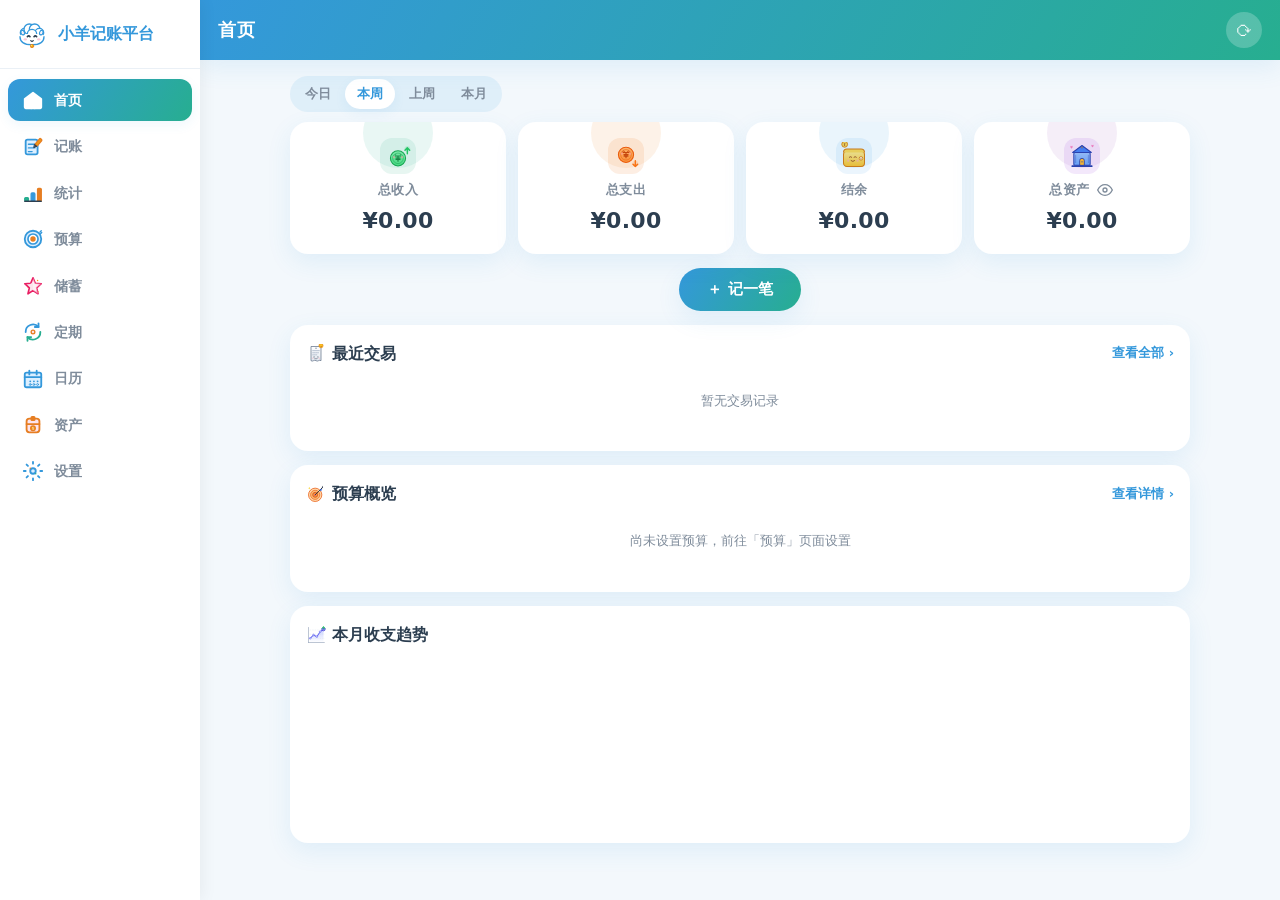
<file: index.html>
<!DOCTYPE html>
<html lang="zh-CN">
<head>
  <meta charset="UTF-8" />
  <meta name="viewport" content="width=device-width, initial-scale=1.0, maximum-scale=1.0, user-scalable=no, viewport-fit=cover" />
  <meta http-equiv="Cache-Control" content="no-cache, no-store, must-revalidate" />
  <meta http-equiv="Pragma" content="no-cache" />
  <meta http-equiv="Expires" content="0" />
  <link rel="apple-touch-icon" sizes="180x180" href="https://webview.e2b.bj6.sandbox.cloudstudio.club/apple-touch-icon-180.png?x-cs-sandbox-id=ad0f78a4bc5944bbb5e8cfd30e5614d8&x-cs-sandbox-port=8000" />
  <meta name="mobile-web-app-capable" content="yes" />
  <meta name="apple-mobile-web-app-capable" content="yes" />
  <meta name="apple-mobile-web-app-status-bar-style" content="black-translucent" />
  <meta name="apple-mobile-web-app-title" content="小羊记账平台" />
  <link rel="icon" href="icon.svg" />
  <link rel="manifest" href="manifest.webmanifest" />
  <title>小羊记账平台</title>
  <link rel="stylesheet" href="styles.css?v=1.2.3" />
</head>
<body>
  <!-- 桌面端左侧导航栏 -->
  <aside class="sidebar" id="sidebar">
    <div class="sidebar-brand">
      <img class="logo" src="brand-sheep.svg" alt="">
      <span class="brand-text">小羊记账平台</span>
    </div>
    <nav class="sidebar-nav">
      <a href="#home" class="nav-item active" data-page="home">
        <img class="nav-icon" src="nav-home.svg" alt=""><span class="nav-text">首页</span>
      </a>
      <a href="#record" class="nav-item" data-page="record">
        <img class="nav-icon" src="nav-record.svg" alt=""><span class="nav-text">记账</span>
      </a>
      <a href="#stats" class="nav-item" data-page="stats">
        <img class="nav-icon" src="nav-stats.svg" alt=""><span class="nav-text">统计</span>
      </a>
      <a href="#budget" class="nav-item" data-page="budget">
        <img class="nav-icon" src="nav-budget.svg" alt=""><span class="nav-text">预算</span>
      </a>
      <a href="#goals" class="nav-item" data-page="goals">
        <img class="nav-icon" src="nav-goals.svg" alt=""><span class="nav-text">储蓄</span>
      </a>
      <a href="#recurring" class="nav-item" data-page="recurring">
        <img class="nav-icon" src="nav-recurring.svg" alt=""><span class="nav-text">定期</span>
      </a>
      <a href="#calendar" class="nav-item" data-page="calendar">
        <img class="nav-icon" src="nav-calendar.svg" alt=""><span class="nav-text">日历</span>
      </a>
      <a href="#assets" class="nav-item" data-page="assets">
        <img class="nav-icon" src="nav-assets.svg" alt=""><span class="nav-text">资产</span>
      </a>
      <a href="#settings" class="nav-item" data-page="settings">
        <img class="nav-icon" src="nav-settings.svg" alt=""><span class="nav-text">设置</span>
      </a>
    </nav>
  </aside>

  <!-- 移动端抽屉遮罩 -->
  <div class="drawer-mask" id="drawerMask" hidden></div>

  <!-- 主布局 -->
  <div class="app-layout">
    <!-- 顶部栏 -->
    <header class="app-header">
      <button class="menu-btn" id="menuBtn" title="菜单">☰</button>
      <h1 class="page-title" id="pageTitle">首页</h1>
      <div class="header-actions" id="headerActions">
        <button class="icon-btn" id="refreshBtn" title="刷新获取最新版本">⟳</button>
      </div>
    </header>

    <!-- 新版本提示条 -->
    <div class="update-banner" id="updateBanner" hidden>
      <span class="ub-text" id="ubText"></span>
      <button class="btn solid small" id="ubRefresh">刷新</button>
    </div>

    <!-- 主内容区 -->
    <main class="app-main" id="appMain">

      <!-- ========== 1. 首页 ========== -->
      <section class="page" id="page-home" data-title="首页">
        <!-- 时间筛选 -->
        <div class="filter-bar compact">
          <div class="seg" id="homeFilterSeg">
            <button data-filter="day" class="seg-btn">今日</button>
            <button data-filter="week" class="seg-btn active">本周</button>
            <button data-filter="lastWeek" class="seg-btn">上周</button>
            <button data-filter="month" class="seg-btn">本月</button>
          </div>
        </div>
        <!-- 核心数据卡片 -->
        <div class="cards-row">
          <div class="stat-card income">
            <div class="stat-icon"><img src="home-income.svg" alt=""></div>
            <div class="stat-meta"><span class="stat-label">总收入</span><span class="stat-value" id="homeIncome">¥0.00</span></div>
          </div>
          <div class="stat-card expense">
            <div class="stat-icon"><img src="home-expense.svg" alt=""></div>
            <div class="stat-meta"><span class="stat-label">总支出</span><span class="stat-value" id="homeExpense">¥0.00</span></div>
          </div>
          <div class="stat-card balance">
            <div class="stat-icon"><img src="home-balance.svg" alt=""></div>
            <div class="stat-meta"><span class="stat-label">结余</span><span class="stat-value" id="homeBalance">¥0.00</span></div>
          </div>
          <div class="stat-card asset">
            <div class="stat-icon"><img src="home-asset.svg" alt=""></div>
            <div class="stat-meta"><span class="stat-label">总资产<button class="eye-btn" id="assetEyeBtn" type="button" aria-label="显示或隐藏总资产" title="显示/隐藏总资产"><svg id="assetEyeOpen" viewBox="0 0 24 24" fill="none" stroke="currentColor" stroke-width="2" stroke-linecap="round" stroke-linejoin="round"><path d="M1 12s4-8 11-8 11 8 11 8-4 8-11 8-11-8-11-8z"/><circle cx="12" cy="12" r="3"/></svg><svg id="assetEyeOff" viewBox="0 0 24 24" fill="none" stroke="currentColor" stroke-width="2" stroke-linecap="round" stroke-linejoin="round" hidden><path d="M17.94 17.94A10.07 10.07 0 0 1 12 20c-7 0-11-8-11-8a18.45 18.45 0 0 1 5.06-5.94M9.9 4.24A9.12 9.12 0 0 1 12 4c7 0 11 8 11 8a18.5 18.5 0 0 1-2.16 3.19m-6.72-1.07a3 3 0 1 1-4.24-4.24"/><line x1="1" y1="1" x2="23" y2="23"/></svg></button></span><span class="stat-value" id="homeAsset">¥0.00</span></div>
          </div>
        </div>
        <!-- 快捷操作 -->
        <div class="quick-actions">
          <button class="btn solid big" id="homeQuickAdd">＋ 记一笔</button>
        </div>
        <!-- 最近交易 -->
        <div class="panel">
          <div class="panel-head"><h2><img src="home-receipt.svg" alt="">最近交易</h2><a href="#record" class="link">查看全部 ›</a></div>
          <div class="txn-list compact" id="homeRecent"></div>
        </div>
        <!-- 预算预警摘要 -->
        <div class="panel" id="homeBudgetPanel">
          <div class="panel-head"><h2><img src="home-target.svg" alt="">预算概览</h2><a href="#budget" class="link">查看详情 ›</a></div>
          <div id="homeBudgetSummary"></div>
        </div>
        <!-- 迷你趋势图 -->
        <div class="panel">
          <div class="panel-head"><h2><img src="home-trend.svg" alt="">本月收支趋势</h2></div>
          <div class="chart-wrap mini"><canvas id="homeTrendChart"></canvas></div>
        </div>
      </section>

      <!-- ========== 2. 记账页 ========== -->
      <section class="page" id="page-record" data-title="记账" hidden>
        <div class="panel">
          <div class="panel-head"><h2>📝 新增账单</h2></div>
          <div class="form-inline">
            <div class="field"><label>类型</label>
              <div class="type-toggle" id="recordType">
                <button type="button" class="exp active" data-t="expense">支出</button>
                <button type="button" class="inc" data-t="income">收入</button>
              </div>
            </div>
            <div class="field"><label>日期</label><input type="date" id="rDate" /></div>
            <div class="field"><label>金额</label><input type="number" id="rAmt" step="0.01" min="0" placeholder="0.00" /></div>
            <div class="field"><label>分类</label><select id="rCat"></select></div>
            <div class="field"><label>关联资产</label><select id="rAsset"></select></div>
            <div class="field"><label>备注</label><input type="text" id="rNote" placeholder="可选" /></div>
            <div class="field" style="align-self:flex-end"><button class="btn solid" id="rSave">添加账单</button></div>
          </div>
          <div class="aa-row" id="aaField" hidden>
            <label class="aa-toggle"><input type="checkbox" id="rAa" /> <span>AA 分摊</span></label>
            <div class="aa-inputs" id="aaInputs" hidden>
              <span>共 <input type="number" id="rAaTotal" min="2" value="2" /> 人，我付 <input type="number" id="rAaMine" min="1" value="1" /> 份</span>
            </div>
          </div>
        </div>
        <div class="panel">
          <div class="panel-head stack">
            <h2>账单明细</h2>
            <div class="list-tools">
              <div class="seg small" id="recordFilterSeg">
                <button data-filter="day" class="seg-btn">今日</button>
                <button data-filter="week" class="seg-btn active">本周</button>
                <button data-filter="lastWeek" class="seg-btn">上周</button>
                <button data-filter="month" class="seg-btn">本月</button>
              </div>
              <div class="range-picker" id="recordRangePicker">
                <input type="date" id="rRangeStart" />
                <span>至</span>
                <input type="date" id="rRangeEnd" />
              </div>
              <input type="search" id="rSearch" class="search-input" placeholder="搜索备注 / 分类…" />
            </div>
          </div>
          <!-- 汇总卡片 -->
          <div class="cards-row mini" id="recordSummary">
            <div class="stat-card income"><div class="stat-meta"><span class="stat-label">收入</span><span class="stat-value" id="rSumInc">¥0.00</span></div></div>
            <div class="stat-card expense"><div class="stat-meta"><span class="stat-label">支出</span><span class="stat-value" id="rSumExp">¥0.00</span></div></div>
            <div class="stat-card balance"><div class="stat-meta"><span class="stat-label">结余</span><span class="stat-value" id="rSumBal">¥0.00</span></div></div>
          </div>
          <div class="txn-list" id="recordList"></div>
          <div class="pagination" id="recordPagination">
            <button class="btn ghost small" id="rPagePrev">‹</button>
            <span id="rPageInfo">1 / 1</span>
            <button class="btn ghost small" id="rPageNext">›</button>
          </div>
        </div>
      </section>

      <!-- ========== 3. 统计页 ========== -->
      <section class="page" id="page-stats" data-title="统计" hidden>
        <div class="filter-bar compact">
          <div class="seg" id="statsFilterSeg">
            <button data-filter="day" class="seg-btn">今日</button>
            <button data-filter="week" class="seg-btn active">本周</button>
            <button data-filter="lastWeek" class="seg-btn">上周</button>
            <button data-filter="month" class="seg-btn">本月</button>
            <button data-filter="lastMonth" class="seg-btn">上月</button>
            <button data-filter="year" class="seg-btn">本年</button>
            <button data-filter="all" class="seg-btn">全部</button>
          </div>
          <div class="range-picker" id="statsRangePicker">
            <input type="date" id="sRangeStart" />
            <span>至</span>
            <input type="date" id="sRangeEnd" />
          </div>
          <div class="view-switch" id="viewSwitch">
            <span class="vs-label">视图</span>
            <div class="seg small">
              <button data-view="day" class="seg-btn active">按日</button>
              <button data-view="month" class="seg-btn">按月</button>
              <button data-view="year" class="seg-btn">按年</button>
            </div>
          </div>
        </div>
        <div class="panel">
          <div class="panel-head">
            <h2>可视化分析</h2>
            <div class="seg" id="statsChartTab">
              <button data-chart="expense" class="seg-btn active">支出饼图</button>
              <button data-chart="income" class="seg-btn">收入饼图</button>
              <button data-chart="trend" class="seg-btn">收支趋势</button>
            </div>
          </div>
          <div class="chart-wrap" id="statsChartWrap">
            <canvas id="statsPieChart"></canvas>
            <canvas id="statsLineChart" hidden></canvas>
            <div class="chart-empty" id="statsChartEmpty">暂无数据</div>
          </div>
        </div>
        <div class="panel">
          <div class="panel-head"><h2>分类排行</h2></div>
          <div id="statsRank"></div>
        </div>
        <div class="panel">
          <div class="panel-head"><h2>🧾 交易明细</h2></div>
          <div class="stats-table-wrap" id="statsTxnWrap">
            <table class="stats-table" id="statsTxnTable">
              <thead><tr><th>日期</th><th>总计</th></tr></thead>
              <tbody><tr><td colspan="2" class="empty">暂无数据</td></tr></tbody>
            </table>
          </div>
        </div>
      </section>

      <!-- ========== 4. 预算页 ========== -->
      <section class="page" id="page-budget" data-title="预算" hidden>
        <div class="panel">
          <div class="panel-head">
            <h2>预算总览</h2>
            <button class="btn ghost" id="budgetSettingBtn">⚙️ 设置预算</button>
          </div>
          <div class="budget-cmp" id="budgetCmp"></div>
          <div id="budgetTotalBar"></div>
        </div>
        <div class="panel">
          <div class="panel-head"><h2>分类预算</h2></div>
          <div class="budget-grid" id="budgetGrid"></div>
        </div>
      </section>

      <!-- ========== 5. 储蓄页 ========== -->
      <section class="page" id="page-goals" data-title="储蓄" hidden>
        <div class="panel">
          <div class="panel-head">
            <h2>🌟 储蓄目标</h2>
            <button class="btn ghost" id="goalAddBtn">＋ 新建目标</button>
          </div>
          <div class="goal-list" id="goalList"></div>
        </div>
      </section>

      <!-- ========== 6. 定期页 ========== -->
      <section class="page" id="page-recurring" data-title="定期" hidden>
        <div class="panel">
          <div class="panel-head">
            <h2>🔁 定期收支</h2>
            <button class="btn ghost" id="recAddBtn">＋ 新增项目</button>
          </div>
          <div class="recurring-list" id="recurringList"></div>
          <button class="btn solid full" id="recGenBtn">⚡ 一键生成本月账单</button>
        </div>
      </section>

      <!-- ========== 7. 日历页 ========== -->
      <section class="page" id="page-calendar" data-title="日历" hidden>
        <div class="panel">
          <div class="panel-head">
            <h2>📅 日历视图</h2>
            <div class="cal-nav">
              <button class="btn ghost" id="calPrev">‹</button>
              <span id="calTitle">—</span>
              <button class="btn ghost" id="calNext">›</button>
            </div>
          </div>
          <div class="calendar" id="calendar"></div>
        </div>
      </section>

      <!-- ========== 8. 资产页 ========== -->
      <section class="page" id="page-assets" data-title="资产" hidden>
        <div class="panel">
          <div class="panel-head">
            <h2>💰 我的资产</h2>
            <button class="btn ghost" id="assetAddBtn">＋ 新增资产</button>
          </div>
          <div class="cards-row" id="assetCards"></div>
        </div>
        <div class="panel">
          <div class="panel-head"><h2>资产明细</h2></div>
          <div id="assetList"></div>
        </div>
      </section>

      <!-- ========== 9. 设置页 ========== -->
      <section class="page" id="page-settings" data-title="设置" hidden>
        <div class="panel">
          <div class="panel-head"><h2><img src="panel-categories.svg" class="panel-title-icon" alt="">分类管理</h2></div>
          <div class="cat-manage" id="catManage"></div>
        </div>
        <div class="panel">
          <div class="panel-head"><h2><img src="panel-categories.svg" class="panel-title-icon" alt="">数据管理</h2></div>
          <div class="settings-actions">
            <button class="btn solid" id="exportBtn">⬇️ 导出账单为 Excel</button>
            <button class="btn ghost" id="backupExportBtn"><img src="panel-backup.svg" class="btn-icon" alt="">整库备份（下载JSON到本地）</button>
            <button class="btn ghost" id="backupImportBtn"><img src="panel-restore.svg" class="btn-icon" alt="">整库恢复（导入JSON）</button>
            <input type="file" id="backupFile" accept="application/json,.json" hidden />
            <button class="btn danger" id="clearBtn"><img src="panel-clear.svg" class="btn-icon" alt="">清除所有数据</button>
          </div>
          <div class="backup-info" id="backupInfo"></div>
          <div class="settings-version">当前版本：<span id="appVersion">—</span></div>
          <p style="font-size:12px;color:var(--ink-soft);margin-top:8px">
            整库备份会保存全部账单/预算/目标/资产等数据。沙箱休眠或换设备导致数据"消失"时，导入此文件即可完整恢复。
          </p>
        </div>
      </section>

    </main>

    <!-- 移动端底部Tab栏 -->
    <nav class="bottom-tab" id="bottomTab">
      <a href="#home" class="tab-item active" data-page="home">
        <img class="tab-icon" src="nav-home.svg" alt=""><span class="tab-text">首页</span>
      </a>
      <a href="#record" class="tab-item" data-page="record">
        <img class="tab-icon" src="nav-record.svg" alt=""><span class="tab-text">记账</span>
      </a>
      <a href="#stats" class="tab-item" data-page="stats">
        <img class="tab-icon" src="nav-stats.svg" alt=""><span class="tab-text">统计</span>
      </a>
      <a href="#budget" class="tab-item" data-page="budget">
        <img class="tab-icon" src="nav-budget.svg" alt=""><span class="tab-text">预算</span>
      </a>
      <a href="#more" class="tab-item" data-page="more" id="tabMore">
        <span class="tab-icon-dots">⋮</span><span class="tab-text">更多</span>
      </a>
    </nav>
  </div>

  <!-- 通用弹窗 -->
  <div class="modal-mask" id="modalMask" hidden>
    <div class="modal" id="modal">
      <div class="modal-head">
        <h3 id="modalTitle">标题</h3>
        <button class="modal-close" id="modalClose">✕</button>
      </div>
      <div class="modal-body" id="modalBody"></div>
    </div>
  </div>

  <script src="chart.umd.min.js" defer></script>
  <script src="app.js?v=1.3.1"></script>
  <script>
    // 注册 Service Worker：把离线版缓存到本地，断网/服务器休眠也能打开
    if ('serviceWorker' in navigator) {
      window.addEventListener('load', function () {
        navigator.serviceWorker.register('./sw.js').catch(function () {});
      });
    }
  </script>
</body>
</html>
</file>
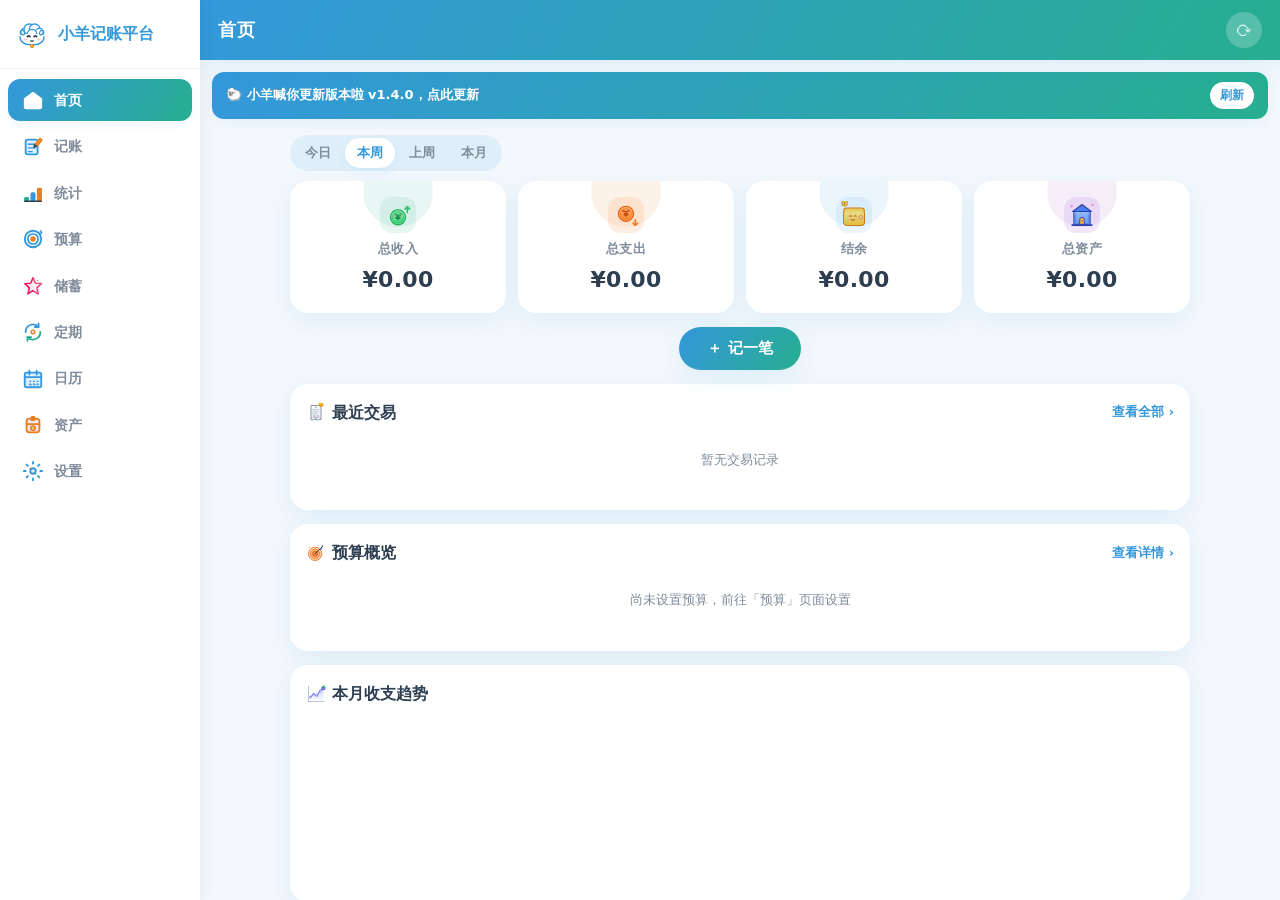
<file: offline.html>
<!DOCTYPE html>
<html lang="zh-CN">
<head>
  <meta charset="UTF-8" />
  <meta name="viewport" content="width=device-width, initial-scale=1.0, maximum-scale=1.0, user-scalable=no, viewport-fit=cover" />
  <meta http-equiv="Cache-Control" content="no-cache, no-store, must-revalidate" />
  <meta http-equiv="Pragma" content="no-cache" />
  <meta http-equiv="Expires" content="0" />
  <link rel="apple-touch-icon" sizes="180x180" href="apple-touch-icon-180.png" />
  <meta name="mobile-web-app-capable" content="yes" />
  <meta name="apple-mobile-web-app-capable" content="yes" />
  <meta name="apple-mobile-web-app-status-bar-style" content="black-translucent" />
  <meta name="apple-mobile-web-app-title" content="小羊记账平台" />
  <link rel="icon" href="data:image/svg+xml,%3Csvg%20xmlns%3D%22http%3A%2F%2Fwww.w3.org%2F2000%2Fsvg%22%20width%3D%22192%22%20height%3D%22192%22%20viewBox%3D%220%200%20192%20192%22%3E%0A%20%20%3Cdefs%3E%0A%20%20%20%20%3ClinearGradient%20id%3D%22bg%22%20x1%3D%220%22%20y1%3D%220%22%20x2%3D%221%22%20y2%3D%221%22%3E%0A%20%20%20%20%20%20%3Cstop%20offset%3D%220%22%20stop-color%3D%22%233498db%22%2F%3E%0A%20%20%20%20%20%20%3Cstop%20offset%3D%221%22%20stop-color%3D%22%2327ae90%22%2F%3E%0A%20%20%20%20%3C%2FlinearGradient%3E%0A%20%20%3C%2Fdefs%3E%0A%20%20%3Crect%20width%3D%22192%22%20height%3D%22192%22%20rx%3D%2240%22%20fill%3D%22url(%23bg)%22%2F%3E%0A%0A%20%20%3C!--%20%E7%AC%94%E8%AE%B0%E6%9C%AC%20--%3E%0A%20%20%3Cg%20transform%3D%22rotate(-8%2082%2096)%22%3E%0A%20%20%20%20%3C!--%20%E6%9C%AC%E5%AD%90%E7%BA%B8%E8%BA%AB%20--%3E%0A%20%20%20%20%3Crect%20x%3D%2242%22%20y%3D%2246%22%20width%3D%2286%22%20height%3D%22104%22%20rx%3D%2212%22%20fill%3D%22%23ffffff%22%2F%3E%0A%20%20%20%20%3C!--%20%E4%B9%A6%E8%84%8A%E9%AB%98%E5%85%89%20--%3E%0A%20%20%20%20%3Crect%20x%3D%2242%22%20y%3D%2246%22%20width%3D%2216%22%20height%3D%22104%22%20rx%3D%2212%22%20fill%3D%22%23eaf4fb%22%2F%3E%0A%20%20%20%20%3C!--%20%E6%A8%AA%E7%BA%BF%E6%9D%A1%E7%BA%B9%20--%3E%0A%20%20%20%20%3Cline%20x1%3D%2266%22%20y1%3D%2270%22%20x2%3D%22116%22%20y2%3D%2270%22%20stroke%3D%22%23d4e8f7%22%20stroke-width%3D%224%22%20stroke-linecap%3D%22round%22%2F%3E%0A%20%20%20%20%3Cline%20x1%3D%2266%22%20y1%3D%2290%22%20x2%3D%22116%22%20y2%3D%2290%22%20stroke%3D%22%23d4e8f7%22%20stroke-width%3D%224%22%20stroke-linecap%3D%22round%22%2F%3E%0A%20%20%20%20%3Cline%20x1%3D%2266%22%20y1%3D%22110%22%20x2%3D%22116%22%20y2%3D%22110%22%20stroke%3D%22%23d4e8f7%22%20stroke-width%3D%224%22%20stroke-linecap%3D%22round%22%2F%3E%0A%20%20%20%20%3Cline%20x1%3D%2266%22%20y1%3D%22130%22%20x2%3D%22100%22%20y2%3D%22130%22%20stroke%3D%22%23d4e8f7%22%20stroke-width%3D%224%22%20stroke-linecap%3D%22round%22%2F%3E%0A%20%20%20%20%3C!--%20%E4%B9%A6%E7%AD%BE%E5%B8%A6%20--%3E%0A%20%20%20%20%3Crect%20x%3D%2274%22%20y%3D%2246%22%20width%3D%2212%22%20height%3D%22120%22%20fill%3D%22%233498db%22%2F%3E%0A%20%20%3C%2Fg%3E%0A%0A%20%20%3C!--%20%E9%93%85%E7%AC%94%EF%BC%9A%E6%96%9C%E8%B7%A8%E6%9C%AC%E5%AD%90%20--%3E%0A%20%20%3Cg%20transform%3D%22rotate(40%20128%2062)%22%3E%0A%20%20%20%20%3C!--%20%E7%AC%94%E8%BA%AB%20--%3E%0A%20%20%20%20%3Crect%20x%3D%22120%22%20y%3D%2230%22%20width%3D%2214%22%20height%3D%2256%22%20rx%3D%223%22%20fill%3D%22%23ffffff%22%2F%3E%0A%20%20%20%20%3C!--%20%E6%A9%A1%E7%9A%AE%E5%A4%B4%20--%3E%0A%20%20%20%20%3Crect%20x%3D%22120%22%20y%3D%2222%22%20width%3D%2214%22%20height%3D%229%22%20rx%3D%223%22%20fill%3D%22%233498db%22%2F%3E%0A%20%20%20%20%3C!--%20%E9%87%91%E5%B1%9E%E7%AE%8D%20--%3E%0A%20%20%20%20%3Crect%20x%3D%22120%22%20y%3D%2230%22%20width%3D%2214%22%20height%3D%224%22%20fill%3D%22%232c3e50%22%2F%3E%0A%20%20%20%20%3C!--%20%E7%AC%94%E5%B0%96%20--%3E%0A%20%20%20%20%3Cpolygon%20points%3D%22120%2C86%20134%2C86%20127%2C106%22%20fill%3D%22%232c3e50%22%2F%3E%0A%20%20%3C%2Fg%3E%0A%3C%2Fsvg%3E%0A" />
  <link rel="manifest" href="manifest.webmanifest" />
  <title>小羊记账平台</title>
  <style>
:root {
  --blue: #3498db;
  --teal: #27ae90;
  --blue-soft: #ebf5fd;
  --teal-soft: #e7f6f1;
  --ink: #2c3e50;
  --ink-soft: #7f8c9b;
  --line: #eaf0f6;
  --bg: #f3f8fc;
  --card: #ffffff;
  --warn-yellow: #f1c40f;
  --warn-orange: #e67e22;
  --warn-red: #e74c3c;
  --income: #27ae90;
  --expense: #e67e22;
  --shadow: 0 8px 24px rgba(52, 152, 219, .10);
  --shadow-sm: 0 4px 12px rgba(52, 152, 219, .08);
  --radius: 18px;
  --radius-sm: 12px;
  --sidebar-w: 200px;
}

* { box-sizing: border-box; margin: 0; padding: 0; }
[hidden] { display: none !important; }

html, body { height: 100%; }
body {
  font-family: "PingFang SC", "Microsoft YaHei", "Helvetica Neue", system-ui, sans-serif;
  background: var(--bg);
  color: var(--ink);
  line-height: 1.6;
  -webkit-font-smoothing: antialiased;
  overflow: hidden;
}

/* =========================================================
   布局框架
   ========================================================= */
.app-layout {
  display: flex;
  flex-direction: column;
  height: 100vh;
  height: 100dvh;
  margin-left: var(--sidebar-w);
  transition: margin-left .25s;
}

/* 顶部栏 */
.app-header {
  display: flex; align-items: center; gap: 12px;
  padding: max(12px, env(safe-area-inset-top)) 18px max(12px, env(safe-area-inset-top) * 0.3) 18px;
  background: linear-gradient(120deg, var(--blue), var(--teal));
  color: #fff;
  box-shadow: var(--shadow);
  flex-shrink: 0;
  z-index: 15;
}
.menu-btn {
  display: none;
  background: rgba(255,255,255,.22); border: none; border-radius: 10px;
  color: #fff; font-size: 20px; width: 38px; height: 38px; cursor: pointer;
}
.page-title { font-size: 18px; font-weight: 700; letter-spacing: 1px; }
.header-actions { margin-left: auto; display: flex; gap: 8px; }

/* 主内容区 */
.app-main {
  flex: 1;
  overflow-y: auto;
  padding: 16px;
  -webkit-overflow-scrolling: touch;
}

/* 页面容器 */
.page {
  animation: fadeIn .25s ease;
  max-width: 900px;
  margin: 0 auto;
}
@keyframes fadeIn { from { opacity: 0; transform: translateY(8px); } to { opacity: 1; transform: none; } }

/* =========================================================
   左侧导航栏（桌面端）
   ========================================================= */
.sidebar {
  position: fixed; left: 0; top: 0; bottom: 0;
  width: var(--sidebar-w);
  background: var(--card);
  box-shadow: 2px 0 16px rgba(0,0,0,.06);
  display: flex; flex-direction: column;
  z-index: 30;
  transition: transform .3s;
}
.sidebar-brand {
  display: flex; align-items: center; gap: 10px;
  padding: max(18px, env(safe-area-inset-top)) 16px 18px 16px;
  border-bottom: 1px solid var(--line);
}
.sidebar-brand .logo { width: 32px; height: 32px; object-fit: contain; }
.sidebar-brand .brand-text { font-size: 16px; font-weight: 700; color: var(--blue); }

.sidebar-nav {
  display: flex; flex-direction: column;
  padding: 10px 8px; gap: 4px;
  flex: 1; overflow-y: auto;
}
.nav-item {
  display: flex; align-items: center; gap: 10px;
  padding: 10px 14px; border-radius: var(--radius-sm);
  color: var(--ink-soft); text-decoration: none;
  font-size: 14px; font-weight: 600;
  transition: all .18s; cursor: pointer;
}
.nav-item:hover { background: var(--blue-soft); color: var(--blue); }
.nav-item.active {
  background: linear-gradient(120deg, var(--blue), var(--teal));
  color: #fff; box-shadow: var(--shadow-sm);
}
.nav-icon { width: 22px; height: 22px; object-fit: contain; flex-shrink: 0; }
.nav-item.active .nav-icon { filter: brightness(0) invert(1); }

/* 移动端抽屉遮罩 */
.drawer-mask {
  position: fixed; inset: 0; background: rgba(0,0,0,.35);
  z-index: 25; opacity: 0; transition: opacity .3s;
}
.drawer-mask:not([hidden]) { opacity: 1; }

/* =========================================================
   底部Tab栏（移动端）
   ========================================================= */
.bottom-tab {
  display: none;
  position: fixed; bottom: 0; left: 0; right: 0;
  background: var(--card);
  box-shadow: 0 -2px 12px rgba(0,0,0,.06);
  z-index: 20;
  justify-content: space-around;
  padding: 6px 0 max(8px, env(safe-area-inset-bottom));
  border-top: 1px solid var(--line);
}
.tab-item {
  display: flex; flex-direction: column; align-items: center; gap: 2px;
  color: var(--ink-soft); text-decoration: none;
  font-size: 11px; font-weight: 600;
  padding: 4px 8px; border-radius: 10px;
  transition: all .18s; min-width: 56px;
}
.tab-item.active { color: var(--blue); }
.tab-item.active .tab-icon { filter: drop-shadow(0 2px 4px rgba(52,152,219,.3)); }
.tab-icon { width: 24px; height: 24px; object-fit: contain; }
.tab-icon-dots { font-size: 22px; line-height: 1; font-weight: 700; color: var(--ink-soft); }

/* =========================================================
   响应式：移动端适配
   ========================================================= */
@media (max-width: 767px) {
  .sidebar { transform: translateX(-100%); }
  .sidebar.open { transform: translateX(0); }
  .app-layout { margin-left: 0; }
  .menu-btn { display: grid; place-items: center; }
  .bottom-tab { display: flex; }
  .app-main { padding: 12px 12px calc(10px + env(safe-area-inset-bottom)); }
  .page-title { font-size: 16px; }
}

/* =========================================================
   通用组件（保留原有 + 新增）
   ========================================================= */

/* 面板 */
.panel {
  background: var(--card); border-radius: var(--radius);
  padding: 16px; box-shadow: var(--shadow); margin-bottom: 14px;
}
.page .panel:last-child { margin-bottom: 0; }
.panel-head { display: flex; align-items: center; gap: 8px; }
.panel-head.stack {
  flex-direction: column;
  align-items: stretch;
  gap: 10px;
}
.panel-head.stack h2 { flex: none; }
.panel-head h2 {
  font-size: 16px; font-weight: 700;
  display: inline-flex; align-items: center; gap: 6px;
  flex: 1;
}
.panel-head h2 img { width: 20px; height: 20px; object-fit: contain; flex-shrink: 0; }
.panel-head .link { margin-left: auto; }
.link { color: var(--blue); text-decoration: none; font-size: 13px; font-weight: 600; }
.link:hover { text-decoration: underline; }

/* 按钮 */
.btn {
  border: none; cursor: pointer; border-radius: 999px;
  padding: 8px 14px; font-size: 13px; font-weight: 600; transition: all .18s;
  font-family: inherit;
}
.btn.ghost { background: var(--blue-soft); color: var(--blue); }
.btn.ghost:hover { background: #dcefff; }
.btn.solid { background: linear-gradient(120deg, var(--blue), var(--teal)); color: #fff; }
.btn.solid:hover { filter: brightness(1.05); }
.btn.danger { background: #fdecea; color: var(--warn-red); }
.btn.small { padding: 5px 10px; font-size: 12px; }
.btn.big { padding: 12px 28px; font-size: 15px; }
.btn.full { width: 100%; margin-top: 10px; }

/* 分段按钮 */
.seg {
  display: inline-flex; background: rgba(52,152,219,.10);
  border-radius: 999px; padding: 3px; gap: 2px;
}
.seg.small { background: rgba(0,0,0,.06); }
.seg-btn {
  border: none; background: transparent; color: var(--ink-soft);
  padding: 6px 12px; border-radius: 999px; cursor: pointer;
  font-size: 13px; font-weight: 600; transition: all .18s; white-space: nowrap;
}
.seg-btn.active {
  background: #fff; color: var(--blue);
  box-shadow: var(--shadow-sm);
}
.seg.small .seg-btn.active { color: var(--teal); }

/* 筛选栏 */
.filter-bar { display: flex; flex-wrap: wrap; align-items: center; gap: 10px; margin-bottom: 14px; }
.filter-bar.compact { margin-bottom: 10px; }
.view-switch { display: flex; align-items: center; gap: 8px; margin-left: auto; }
.vs-label { font-size: 12px; color: var(--ink-soft); }

/* 数据卡片 — 纵向布局：文字在上，金额在下 */
.cards-row {
  display: grid; grid-template-columns: repeat(4, 1fr); gap: 12px; margin-bottom: 14px;
}
.stat-card {
  background: var(--card); border-radius: var(--radius);
  padding: 16px 14px; text-align: center;
  box-shadow: var(--shadow); position: relative; overflow: hidden;
  display: flex; flex-direction: column; align-items: center; gap: 6px;
}
.stat-card::after {
  content: ""; position: absolute; left: 50%; top: -24px;
  transform: translateX(-50%);
  width: 70px; height: 70px; border-radius: 50%; opacity: .10;
}
.stat-card.income::after { background: var(--teal); }
.stat-card.expense::after { background: var(--expense); }
.stat-card.balance::after { background: var(--blue); }
.stat-card.asset::after { background: #9b59b6; }
.stat-icon {
  width: 36px; height: 36px; border-radius: 12px; flex-shrink: 0;
  display: grid; place-items: center;
  background: var(--blue-soft);
  overflow: hidden;
}
.stat-icon img { width: 28px; height: 28px; object-fit: contain; display: block; }
.stat-card.income .stat-icon { background: var(--teal-soft); }
.stat-card.expense .stat-icon { background: #fdeee3; }
.stat-card.asset .stat-icon { background: #f3e8fb; }
.stat-meta { display: flex; flex-direction: column; align-items: center; gap: 2px; }
.stat-label { font-size: 13px; color: var(--ink-soft); font-weight: 600; letter-spacing: .5px; }
.stat-value { font-size: 22px; font-weight: 800; letter-spacing: .3px; }

/* 记账页汇总卡片（更紧凑） */
.cards-row.mini { grid-template-columns: repeat(3, 1fr); gap: 8px; margin: 10px 0; }
.cards-row.mini .stat-card { padding: 8px 6px; gap: 2px; }
.cards-row.mini .stat-label { font-size: 11px; }
.cards-row.mini .stat-value { font-size: 14px; }

/* 快捷操作 */
.quick-actions { margin-bottom: 14px; text-align: center; }
.quick-actions .btn { box-shadow: var(--shadow); }

/* 图表 */
.chart-wrap { position: relative; height: 300px; }
.chart-wrap.mini { height: 180px; }
#statsPieChart, #statsLineChart, #homeTrendChart { max-height: 100%; }
.chart-empty {
  position: absolute; inset: 0; display: none;
  place-items: center; color: var(--ink-soft); font-size: 14px;
}
.chart-wrap.empty .chart-empty { display: grid; }

/* 预算 */
.budget-cmp { display: flex; gap: 10px; flex-wrap: wrap; margin-bottom: 12px; }
.budget-cmp .cmp-card {
  flex: 1; min-width: 140px; border-radius: var(--radius-sm);
  padding: 12px; background: var(--blue-soft);
}
.budget-cmp .cmp-card.over { background: #fdecea; }
.budget-cmp .cmp-label { font-size: 11px; color: var(--ink-soft); }
.budget-cmp .cmp-value { font-size: 17px; font-weight: 800; margin-top: 2px; }
.budget-cmp .cmp-tip { font-size: 11px; margin-top: 3px; font-weight: 600; }

.budget-grid { display: grid; grid-template-columns: repeat(auto-fill, minmax(200px, 1fr)); gap: 10px; }
.budget-item {
  border: 1px solid var(--line); border-radius: var(--radius-sm); padding: 10px;
}
.budget-item .bi-top { display: flex; justify-content: space-between; align-items: center; }
.budget-item .bi-cat { font-weight: 700; font-size: 13px; }
.budget-item .bi-pct { font-size: 11px; font-weight: 700; }
.budget-item .bi-amt { font-size: 11px; color: var(--ink-soft); margin: 4px 0 3px; }
.bar { height: 8px; background: #eef3f8; border-radius: 999px; overflow: hidden; }
.bar > span { display: block; height: 100%; border-radius: 999px; transition: width .4s; }
.bi-remain { font-size: 11px; margin-top: 4px; }
.bi-tip { font-size: 10px; font-weight: 700; margin-top: 3px; }

.lv-ok .bar > span { background: var(--teal); }
.lv-ok .bi-pct, .lv-ok .bi-remain { color: var(--teal); }
.lv-warn .bar > span { background: var(--warn-yellow); }
.lv-warn .bi-pct, .lv-warn .bi-tip { color: #b7950b; }
.lv-warn .bi-tip::before { content: "⚠ "; }
.lv-danger .bar > span { background: var(--warn-orange); }
.lv-danger .bi-pct, .lv-danger .bi-tip { color: var(--warn-orange); }
.lv-over .bar > span { background: var(--warn-red); }
.lv-over .bi-pct, .lv-over .bi-tip { color: var(--warn-red); }
.lv-over .bi-tip::before { content: "🚨 "; }

/* 表单内联 */
.form-inline {
  display: grid;
  grid-template-columns: repeat(auto-fit, minmax(140px, 1fr));
  gap: 12px;
  align-items: end;
}
.field { display: flex; flex-direction: column; gap: 5px; }
.field label { font-size: 12px; color: var(--ink-soft); font-weight: 600; }
.aa-row { margin-top: 10px; padding: 10px 12px; background: var(--blue-soft); border-radius: var(--radius-sm); }
.aa-toggle { display: flex; align-items: center; gap: 8px; cursor: pointer; font-size: 13px; font-weight: 600; color: var(--blue); }
.aa-toggle input { width: 18px; height: 18px; accent-color: var(--blue); }
.aa-inputs { margin-top: 8px; font-size: 13px; color: var(--ink); }
.aa-inputs input { width: 50px; padding: 5px 8px; font-size: 13px; border: 1px solid var(--line); border-radius: 6px; text-align: center; }
.field input, .field select, .field textarea {
  width: 100%; border: 1px solid var(--line); border-radius: var(--radius-sm);
  padding: 9px 11px; font-size: 14px; font-family: inherit; outline: none; background: #fbfdff;
}
.field input:focus, .field select:focus, .field textarea:focus { border-color: var(--blue); }
.type-toggle { display: flex; gap: 8px; }
.type-toggle button {
  flex: 1; padding: 9px; border: 2px solid var(--line); border-radius: var(--radius-sm);
  background: #fff; cursor: pointer; font-weight: 700; font-size: 13px; color: var(--ink-soft); font-family: inherit;
}
.type-toggle button.active.exp { border-color: var(--expense); color: var(--expense); background: #fdeee3; }
.type-toggle button.active.inc { border-color: var(--income); color: var(--income); background: var(--teal-soft); }

/* 搜索 */
.list-tools { display: flex; gap: 8px; flex-wrap: wrap; align-items: center; }
.search-input {
  border: 1px solid var(--line); border-radius: 999px; padding: 7px 14px;
  font-size: 13px; font-family: inherit; outline: none; min-width: 160px;
}
.search-input:focus { border-color: var(--blue); }

/* 明细列表 */
.txn-list { display: flex; flex-direction: column; gap: 8px; }
.txn-list.compact { max-height: 280px; overflow-y: auto; }
.txn-item {
  display: flex; align-items: center; gap: 10px;
  border: 1px solid var(--line); border-radius: var(--radius-sm); padding: 10px 12px;
  transition: background .15s;
}
.txn-item:hover { background: #fafcff; }
.txn-cat {
  width: 36px; height: 36px; border-radius: 10px; flex-shrink: 0;
  display: grid; place-items: center; font-size: 16px; background: var(--blue-soft);
}
.txn-info { flex: 1; min-width: 0; }
.txn-info .t-note { font-weight: 600; font-size: 14px; }
.txn-info .t-sub { font-size: 11px; color: var(--ink-soft); }
.txn-amt { font-weight: 800; font-size: 15px; white-space: nowrap; }
.txn-amt.inc { color: var(--income); }
.txn-amt.exp { color: var(--expense); }
.txn-actions { display: flex; gap: 4px; }
.aa-tag {
  display: inline-block; margin-left: 4px; font-size: 10px; font-weight: 700;
  background: var(--blue-soft); color: var(--blue); border-radius: 4px; padding: 1px 5px;
  vertical-align: middle;
}
.empty-tip { text-align: center; color: var(--ink-soft); padding: 24px; font-size: 13px; }

/* 储蓄目标 */
.goal-list { display: flex; flex-direction: column; gap: 10px; }
.goal-card { border: 1px solid var(--line); border-radius: var(--radius-sm); padding: 12px; }
.goal-card .g-top { display: flex; justify-content: space-between; align-items: center; }
.goal-card .g-name { font-weight: 700; }
.goal-card .g-deadline { font-size: 11px; color: var(--ink-soft); }
.goal-card .g-amt { font-size: 12px; color: var(--ink-soft); margin: 4px 0 3px; }
.goal-card .g-actions { display: flex; gap: 6px; margin-top: 8px; }

/* 定期收支 */
.recurring-list { display: flex; flex-direction: column; gap: 8px; }
.recurring-item {
  display: flex; align-items: center; justify-content: space-between;
  border: 1px solid var(--line); border-radius: var(--radius-sm); padding: 10px 12px;
}
.recurring-item .r-left { display: flex; flex-direction: column; }
.recurring-item .r-name { font-weight: 600; }
.recurring-item .r-sub { font-size: 11px; color: var(--ink-soft); }
.recurring-item .r-amt { font-weight: 800; }
.r-income { color: var(--income); }
.r-expense { color: var(--expense); }

/* 日历 */
.cal-nav { display: flex; align-items: center; gap: 8px; }
.cal-nav #calTitle { font-weight: 700; min-width: 90px; text-align: center; }
.calendar { display: grid; grid-template-columns: repeat(7, 1fr); gap: 5px; }
.cal-cell {
  border-radius: var(--radius-sm); padding: 5px 3px; min-height: 52px;
  background: #f7fafc; display: flex; flex-direction: column; gap: 1px;
  font-size: 11px; position: relative; cursor: default;
}
.cal-cell.head { background: transparent; font-weight: 700; color: var(--ink-soft); min-height: auto; text-align: center; justify-content: center; padding: 6px 0; }
.cal-cell.other { opacity: .35; }
.cal-cell .d-num { font-weight: 700; }
.cal-cell .d-exp { color: var(--expense); font-size: 10px; }
.cal-cell .d-inc { color: var(--income); font-size: 10px; }
.cal-cell.has-data { box-shadow: inset 0 0 0 2px var(--blue-soft); }

/* 资产卡片 */
#assetCards { grid-template-columns: repeat(auto-fill, minmax(160px, 1fr)); }
.asset-card { padding: 14px; }
.asset-card .a-name { font-size: 13px; color: var(--ink-soft); }
.asset-card .a-balance { font-size: 20px; font-weight: 800; margin-top: 4px; }
.asset-card .a-type { font-size: 11px; color: var(--ink-soft); margin-top: 2px; }

/* 设置页 */
.settings-actions { display: flex; flex-direction: column; gap: 10px; }
.settings-actions .btn { justify-content: center; }
.settings-actions .btn .btn-icon { width: 18px; height: 18px; object-fit: contain; margin-right: 6px; vertical-align: middle; }
.cat-icon-img { width: 16px; height: 16px; object-fit: contain; vertical-align: middle; margin-right: 2px; }
.backup-info { font-size: 12px; margin: 4px 0 8px; line-height: 1.8; }
.backup-info .ok { color: var(--teal); font-weight: 600; }
.backup-info .warn { color: var(--warn-orange); font-weight: 600; }
.settings-version { font-size: 12px; color: var(--ink-soft); margin-top: 4px; }

/* 顶栏刷新按钮 */
.icon-btn {
  width: 36px; height: 36px; border-radius: 50%;
  border: none; background: rgba(255,255,255,.22); color: #fff;
  font-size: 18px; cursor: pointer; display: grid; place-items: center;
  transition: transform .2s;
}
.icon-btn:active { transform: rotate(180deg); }

/* 新版本提示条 */
.update-banner {
  display: flex; align-items: center; justify-content: space-between; gap: 10px;
  margin: 12px 12px 0; padding: 10px 14px;
  background: linear-gradient(120deg, var(--blue), var(--teal)); color: #fff;
  border-radius: var(--radius-sm); box-shadow: var(--shadow-sm);
  font-size: 13px; font-weight: 600;
}
.update-banner .btn.solid.small { background: #fff; color: var(--blue); }

/* 分类管理 */
.cat-manage { display: flex; flex-direction: column; gap: 14px; }
.cat-col h4 { font-size: 14px; margin-bottom: 8px; }
.cat-chips { display: flex; flex-wrap: wrap; gap: 8px; }
.cat-chip {
  display: inline-flex; align-items: center; gap: 6px; background: var(--blue-soft);
  color: var(--blue); padding: 5px 10px; border-radius: 999px; font-size: 12px; font-weight: 600;
}
.cat-chip .x { cursor: pointer; color: var(--warn-red); font-weight: 800; }
.cat-add { display: flex; gap: 8px; margin-top: 8px; }
.cat-add input { flex: 1; }

/* 弹窗 */
.modal-mask {
  position: fixed; inset: 0; background: rgba(44,62,80,.45);
  display: grid; place-items: center; z-index: 50; padding: 16px;
}
.modal {
  background: #fff; border-radius: var(--radius); width: 100%; max-width: 420px;
  max-height: 90vh; overflow-y: auto; box-shadow: 0 20px 60px rgba(0,0,0,.25);
  animation: pop .2s ease;
}
@keyframes pop { from { transform: translateY(14px) scale(.97); opacity: 0; } to { transform: none; opacity: 1; } }
.modal-head {
  display: flex; justify-content: space-between; align-items: center;
  padding: 14px 16px; border-bottom: 1px solid var(--line);
  position: sticky; top: 0; background: #fff; z-index: 1;
}
.modal-head h3 { font-size: 16px; }
.modal-close { border: none; background: var(--blue-soft); color: var(--blue); width: 30px; height: 30px; border-radius: 50%; cursor: pointer; font-size: 14px; }
.modal-body { padding: 16px; }
.modal-actions { display: flex; gap: 10px; margin-top: 6px; }
.modal-actions .btn { flex: 1; }

/* 排行列表 */
.rank-item {
  display: flex; align-items: center; gap: 10px; padding: 8px 0; border-bottom: 1px solid var(--line);
}
.rank-item:last-child { border-bottom: none; }
.rank-num { width: 24px; height: 24px; border-radius: 50%; background: var(--blue-soft); color: var(--blue); display: grid; place-items: center; font-size: 12px; font-weight: 700; flex-shrink: 0; }
.rank-item:nth-child(1) .rank-num { background: #fdeee3; color: var(--expense); }
.rank-item:nth-child(2) .rank-num { background: #fff8e1; color: #f9a825; }
.rank-item:nth-child(3) .rank-num { background: #e8f5e9; color: var(--teal); }
.rank-name { flex: 1; font-size: 14px; }
.rank-amt { font-weight: 700; font-size: 14px; }
.rank-pct { font-size: 11px; color: var(--ink-soft); min-width: 40px; text-align: right; }

/* 时间范围选择器 */
.range-picker { display: inline-flex; align-items: center; gap: 6px; }
.range-picker input[type="date"] {
  border: 1px solid var(--line); border-radius: 999px; padding: 5px 10px;
  font-size: 12px; font-family: inherit; color: var(--ink); background: #fbfdff;
  outline: none; min-width: 110px;
}
.range-picker input[type="date"]:focus { border-color: var(--blue); }
.range-picker span { font-size: 12px; color: var(--ink-soft); }

/* 分页 */
.pagination {
  display: flex; align-items: center; justify-content: center; gap: 12px;
  margin-top: 12px; user-select: none;
}
.pagination button { width: 32px; height: 32px; padding: 0; border-radius: 50%; }
.pagination button:disabled { opacity: .4; cursor: not-allowed; }

/* 统计页交易明细透视表 */
.stats-table-wrap { overflow-x: auto; -webkit-overflow-scrolling: touch; border: 1px solid var(--line); border-radius: var(--radius-sm); }
.stats-table { width: 100%; border-collapse: collapse; font-size: 13px; min-width: 320px; }
.stats-table th, .stats-table td { padding: 10px 12px; text-align: right; white-space: nowrap; border-bottom: 1px solid var(--line); }
.stats-table th:first-child, .stats-table td:first-child { text-align: left; position: sticky; left: 0; background: #fff; z-index: 1; }
.stats-table thead th { background: #f7fafc; font-weight: 700; color: var(--ink); }
.stats-table thead th:last-child { color: var(--blue); }
.stats-table tbody tr:hover { background: #fafcff; }
.stats-table .row-total { font-weight: 700; color: var(--expense); }
.stats-table tfoot td { background: #f7faff; font-weight: 700; border-bottom: none; }
.stats-table tfoot td:last-child { color: var(--expense); }
.stats-table .empty { text-align: center; color: var(--ink-soft); padding: 24px; }

/* 移动端小屏优化（覆盖所有手机，含 Pro Max） */
@media (max-width: 500px) {
  .cards-row { grid-template-columns: repeat(2, 1fr); gap: 6px; }
  .stat-card { padding: 8px 6px; gap: 2px; }
  .stat-label { font-size: 13px; font-weight: 700; }
  .stat-value { font-size: 13px; font-weight: 700; }
  .stat-icon { width: 24px; height: 24px; border-radius: 8px; }
  .stat-icon img { width: 18px; height: 18px; }
  .panel { padding: 12px; }
  .pagination { margin-bottom: 56px; }
  .form-inline { grid-template-columns: 1fr; }
  .chart-wrap { height: 220px; }
  .chart-wrap.mini { height: 140px; }
  .budget-grid { grid-template-columns: 1fr; }
  .range-picker input[type="date"] { min-width: 100px; padding: 4px 8px; }
  .stats-table th, .stats-table td { padding: 8px 10px; font-size: 12px; }
}

</style>
</head>
<body>
  <!-- 桌面端左侧导航栏 -->
  <aside class="sidebar" id="sidebar">
    <div class="sidebar-brand">
      <img class="logo" src="brand-sheep.svg" alt="">
      <span class="brand-text">小羊记账平台</span>
    </div>
    <nav class="sidebar-nav">
      <a href="#home" class="nav-item active" data-page="home">
        <img class="nav-icon" src="nav-home.svg" alt=""><span class="nav-text">首页</span>
      </a>
      <a href="#record" class="nav-item" data-page="record">
        <img class="nav-icon" src="nav-record.svg" alt=""><span class="nav-text">记账</span>
      </a>
      <a href="#stats" class="nav-item" data-page="stats">
        <img class="nav-icon" src="nav-stats.svg" alt=""><span class="nav-text">统计</span>
      </a>
      <a href="#budget" class="nav-item" data-page="budget">
        <img class="nav-icon" src="nav-budget.svg" alt=""><span class="nav-text">预算</span>
      </a>
      <a href="#goals" class="nav-item" data-page="goals">
        <img class="nav-icon" src="nav-goals.svg" alt=""><span class="nav-text">储蓄</span>
      </a>
      <a href="#recurring" class="nav-item" data-page="recurring">
        <img class="nav-icon" src="nav-recurring.svg" alt=""><span class="nav-text">定期</span>
      </a>
      <a href="#calendar" class="nav-item" data-page="calendar">
        <img class="nav-icon" src="nav-calendar.svg" alt=""><span class="nav-text">日历</span>
      </a>
      <a href="#assets" class="nav-item" data-page="assets">
        <img class="nav-icon" src="nav-assets.svg" alt=""><span class="nav-text">资产</span>
      </a>
      <a href="#settings" class="nav-item" data-page="settings">
        <img class="nav-icon" src="nav-settings.svg" alt=""><span class="nav-text">设置</span>
      </a>
    </nav>
  </aside>

  <!-- 移动端抽屉遮罩 -->
  <div class="drawer-mask" id="drawerMask" hidden></div>

  <!-- 主布局 -->
  <div class="app-layout">
    <!-- 顶部栏 -->
    <header class="app-header">
      <button class="menu-btn" id="menuBtn" title="菜单">☰</button>
      <h1 class="page-title" id="pageTitle">首页</h1>
      <div class="header-actions" id="headerActions">
        <button class="icon-btn" id="refreshBtn" title="刷新获取最新版本">⟳</button>
      </div>
    </header>

    <!-- 新版本提示条 -->
    <div class="update-banner" id="updateBanner" hidden>
      <span class="ub-text" id="ubText"></span>
      <button class="btn solid small" id="ubRefresh">刷新</button>
    </div>

    <!-- 主内容区 -->
    <main class="app-main" id="appMain">

      <!-- ========== 1. 首页 ========== -->
      <section class="page" id="page-home" data-title="首页">
        <!-- 时间筛选 -->
        <div class="filter-bar compact">
          <div class="seg" id="homeFilterSeg">
            <button data-filter="day" class="seg-btn">今日</button>
            <button data-filter="week" class="seg-btn active">本周</button>
            <button data-filter="lastWeek" class="seg-btn">上周</button>
            <button data-filter="month" class="seg-btn">本月</button>
          </div>
        </div>
        <!-- 核心数据卡片 -->
        <div class="cards-row">
          <div class="stat-card income">
            <div class="stat-icon"><img src="home-income.svg" alt=""></div>
            <div class="stat-meta"><span class="stat-label">总收入</span><span class="stat-value" id="homeIncome">¥0.00</span></div>
          </div>
          <div class="stat-card expense">
            <div class="stat-icon"><img src="home-expense.svg" alt=""></div>
            <div class="stat-meta"><span class="stat-label">总支出</span><span class="stat-value" id="homeExpense">¥0.00</span></div>
          </div>
          <div class="stat-card balance">
            <div class="stat-icon"><img src="home-balance.svg" alt=""></div>
            <div class="stat-meta"><span class="stat-label">结余</span><span class="stat-value" id="homeBalance">¥0.00</span></div>
          </div>
          <div class="stat-card asset">
            <div class="stat-icon"><img src="home-asset.svg" alt=""></div>
            <div class="stat-meta"><span class="stat-label">总资产</span><span class="stat-value" id="homeAsset">¥0.00</span></div>
          </div>
        </div>
        <!-- 快捷操作 -->
        <div class="quick-actions">
          <button class="btn solid big" id="homeQuickAdd">＋ 记一笔</button>
        </div>
        <!-- 最近交易 -->
        <div class="panel">
          <div class="panel-head"><h2><img src="home-receipt.svg" alt="">最近交易</h2><a href="#record" class="link">查看全部 ›</a></div>
          <div class="txn-list compact" id="homeRecent"></div>
        </div>
        <!-- 预算预警摘要 -->
        <div class="panel" id="homeBudgetPanel">
          <div class="panel-head"><h2><img src="home-target.svg" alt="">预算概览</h2><a href="#budget" class="link">查看详情 ›</a></div>
          <div id="homeBudgetSummary"></div>
        </div>
        <!-- 迷你趋势图 -->
        <div class="panel">
          <div class="panel-head"><h2><img src="home-trend.svg" alt="">本月收支趋势</h2></div>
          <div class="chart-wrap mini"><canvas id="homeTrendChart"></canvas></div>
        </div>
      </section>

      <!-- ========== 2. 记账页 ========== -->
      <section class="page" id="page-record" data-title="记账" hidden>
        <div class="panel">
          <div class="panel-head"><h2>📝 新增账单</h2></div>
          <div class="form-inline">
            <div class="field"><label>类型</label>
              <div class="type-toggle" id="recordType">
                <button type="button" class="exp active" data-t="expense">支出</button>
                <button type="button" class="inc" data-t="income">收入</button>
              </div>
            </div>
            <div class="field"><label>日期</label><input type="date" id="rDate" /></div>
            <div class="field"><label>金额</label><input type="number" id="rAmt" step="0.01" min="0" placeholder="0.00" /></div>
            <div class="field"><label>分类</label><select id="rCat"></select></div>
            <div class="field"><label>关联资产</label><select id="rAsset"></select></div>
            <div class="field"><label>备注</label><input type="text" id="rNote" placeholder="可选" /></div>
            <div class="field" style="align-self:flex-end"><button class="btn solid" id="rSave">添加账单</button></div>
          </div>
          <div class="aa-row" id="aaField" hidden>
            <label class="aa-toggle"><input type="checkbox" id="rAa" /> <span>AA 分摊</span></label>
            <div class="aa-inputs" id="aaInputs" hidden>
              <span>共 <input type="number" id="rAaTotal" min="2" value="2" /> 人，我付 <input type="number" id="rAaMine" min="1" value="1" /> 份</span>
            </div>
          </div>
        </div>
        <div class="panel">
          <div class="panel-head stack">
            <h2>账单明细</h2>
            <div class="list-tools">
              <div class="seg small" id="recordFilterSeg">
                <button data-filter="day" class="seg-btn">今日</button>
                <button data-filter="week" class="seg-btn active">本周</button>
                <button data-filter="lastWeek" class="seg-btn">上周</button>
                <button data-filter="month" class="seg-btn">本月</button>
              </div>
              <div class="range-picker" id="recordRangePicker">
                <input type="date" id="rRangeStart" />
                <span>至</span>
                <input type="date" id="rRangeEnd" />
              </div>
              <input type="search" id="rSearch" class="search-input" placeholder="搜索备注 / 分类…" />
            </div>
          </div>
          <!-- 汇总卡片 -->
          <div class="cards-row mini" id="recordSummary">
            <div class="stat-card income"><div class="stat-meta"><span class="stat-label">收入</span><span class="stat-value" id="rSumInc">¥0.00</span></div></div>
            <div class="stat-card expense"><div class="stat-meta"><span class="stat-label">支出</span><span class="stat-value" id="rSumExp">¥0.00</span></div></div>
            <div class="stat-card balance"><div class="stat-meta"><span class="stat-label">结余</span><span class="stat-value" id="rSumBal">¥0.00</span></div></div>
          </div>
          <div class="txn-list" id="recordList"></div>
          <div class="pagination" id="recordPagination">
            <button class="btn ghost small" id="rPagePrev">‹</button>
            <span id="rPageInfo">1 / 1</span>
            <button class="btn ghost small" id="rPageNext">›</button>
          </div>
        </div>
      </section>

      <!-- ========== 3. 统计页 ========== -->
      <section class="page" id="page-stats" data-title="统计" hidden>
        <div class="filter-bar compact">
          <div class="seg" id="statsFilterSeg">
            <button data-filter="day" class="seg-btn">今日</button>
            <button data-filter="week" class="seg-btn active">本周</button>
            <button data-filter="lastWeek" class="seg-btn">上周</button>
            <button data-filter="month" class="seg-btn">本月</button>
            <button data-filter="lastMonth" class="seg-btn">上月</button>
            <button data-filter="year" class="seg-btn">本年</button>
            <button data-filter="all" class="seg-btn">全部</button>
          </div>
          <div class="range-picker" id="statsRangePicker">
            <input type="date" id="sRangeStart" />
            <span>至</span>
            <input type="date" id="sRangeEnd" />
          </div>
          <div class="view-switch" id="viewSwitch">
            <span class="vs-label">视图</span>
            <div class="seg small">
              <button data-view="day" class="seg-btn active">按日</button>
              <button data-view="month" class="seg-btn">按月</button>
              <button data-view="year" class="seg-btn">按年</button>
            </div>
          </div>
        </div>
        <div class="panel">
          <div class="panel-head">
            <h2>可视化分析</h2>
            <div class="seg" id="statsChartTab">
              <button data-chart="expense" class="seg-btn active">支出饼图</button>
              <button data-chart="income" class="seg-btn">收入饼图</button>
              <button data-chart="trend" class="seg-btn">收支趋势</button>
            </div>
          </div>
          <div class="chart-wrap" id="statsChartWrap">
            <canvas id="statsPieChart"></canvas>
            <canvas id="statsLineChart" hidden></canvas>
            <div class="chart-empty" id="statsChartEmpty">暂无数据</div>
          </div>
        </div>
        <div class="panel">
          <div class="panel-head"><h2>分类排行</h2></div>
          <div id="statsRank"></div>
        </div>
        <div class="panel">
          <div class="panel-head"><h2>🧾 交易明细</h2></div>
          <div class="stats-table-wrap" id="statsTxnWrap">
            <table class="stats-table" id="statsTxnTable">
              <thead><tr><th>日期</th><th>总计</th></tr></thead>
              <tbody><tr><td colspan="2" class="empty">暂无数据</td></tr></tbody>
            </table>
          </div>
        </div>
      </section>

      <!-- ========== 4. 预算页 ========== -->
      <section class="page" id="page-budget" data-title="预算" hidden>
        <div class="panel">
          <div class="panel-head">
            <h2>预算总览</h2>
            <button class="btn ghost" id="budgetSettingBtn">⚙️ 设置预算</button>
          </div>
          <div class="budget-cmp" id="budgetCmp"></div>
          <div id="budgetTotalBar"></div>
        </div>
        <div class="panel">
          <div class="panel-head"><h2>分类预算</h2></div>
          <div class="budget-grid" id="budgetGrid"></div>
        </div>
      </section>

      <!-- ========== 5. 储蓄页 ========== -->
      <section class="page" id="page-goals" data-title="储蓄" hidden>
        <div class="panel">
          <div class="panel-head">
            <h2>🌟 储蓄目标</h2>
            <button class="btn ghost" id="goalAddBtn">＋ 新建目标</button>
          </div>
          <div class="goal-list" id="goalList"></div>
        </div>
      </section>

      <!-- ========== 6. 定期页 ========== -->
      <section class="page" id="page-recurring" data-title="定期" hidden>
        <div class="panel">
          <div class="panel-head">
            <h2>🔁 定期收支</h2>
            <button class="btn ghost" id="recAddBtn">＋ 新增项目</button>
          </div>
          <div class="recurring-list" id="recurringList"></div>
          <button class="btn solid full" id="recGenBtn">⚡ 一键生成本月账单</button>
        </div>
      </section>

      <!-- ========== 7. 日历页 ========== -->
      <section class="page" id="page-calendar" data-title="日历" hidden>
        <div class="panel">
          <div class="panel-head">
            <h2>📅 日历视图</h2>
            <div class="cal-nav">
              <button class="btn ghost" id="calPrev">‹</button>
              <span id="calTitle">—</span>
              <button class="btn ghost" id="calNext">›</button>
            </div>
          </div>
          <div class="calendar" id="calendar"></div>
        </div>
      </section>

      <!-- ========== 8. 资产页 ========== -->
      <section class="page" id="page-assets" data-title="资产" hidden>
        <div class="panel">
          <div class="panel-head">
            <h2>💰 我的资产</h2>
            <button class="btn ghost" id="assetAddBtn">＋ 新增资产</button>
          </div>
          <div class="cards-row" id="assetCards"></div>
        </div>
        <div class="panel">
          <div class="panel-head"><h2>资产明细</h2></div>
          <div id="assetList"></div>
        </div>
      </section>

      <!-- ========== 9. 设置页 ========== -->
      <section class="page" id="page-settings" data-title="设置" hidden>
        <div class="panel">
          <div class="panel-head"><h2><img src="panel-categories.svg" class="panel-title-icon" alt="">分类管理</h2></div>
          <div class="cat-manage" id="catManage"></div>
        </div>
        <div class="panel">
          <div class="panel-head"><h2><img src="panel-categories.svg" class="panel-title-icon" alt="">数据管理</h2></div>
          <div class="settings-actions">
            <button class="btn solid" id="exportBtn">⬇️ 导出账单为 Excel</button>
            <button class="btn ghost" id="backupExportBtn"><img src="panel-backup.svg" class="btn-icon" alt="">整库备份（下载JSON到本地）</button>
            <button class="btn ghost" id="backupImportBtn"><img src="panel-restore.svg" class="btn-icon" alt="">整库恢复（导入JSON）</button>
            <input type="file" id="backupFile" accept="application/json,.json" hidden />
            <button class="btn danger" id="clearBtn"><img src="panel-clear.svg" class="btn-icon" alt="">清除所有数据</button>
          </div>
          <div class="backup-info" id="backupInfo"></div>
          <div class="settings-version">当前版本：<span id="appVersion">—</span></div>
          <p style="font-size:12px;color:var(--ink-soft);margin-top:8px">
            整库备份会保存全部账单/预算/目标/资产等数据。沙箱休眠或换设备导致数据"消失"时，导入此文件即可完整恢复。
          </p>
        </div>
      </section>

    </main>

    <!-- 移动端底部Tab栏 -->
    <nav class="bottom-tab" id="bottomTab">
      <a href="#home" class="tab-item active" data-page="home">
        <img class="tab-icon" src="nav-home.svg" alt=""><span class="tab-text">首页</span>
      </a>
      <a href="#record" class="tab-item" data-page="record">
        <img class="tab-icon" src="nav-record.svg" alt=""><span class="tab-text">记账</span>
      </a>
      <a href="#stats" class="tab-item" data-page="stats">
        <img class="tab-icon" src="nav-stats.svg" alt=""><span class="tab-text">统计</span>
      </a>
      <a href="#budget" class="tab-item" data-page="budget">
        <img class="tab-icon" src="nav-budget.svg" alt=""><span class="tab-text">预算</span>
      </a>
      <a href="#more" class="tab-item" data-page="more" id="tabMore">
        <span class="tab-icon-dots">⋮</span><span class="tab-text">更多</span>
      </a>
    </nav>
  </div>

  <!-- 通用弹窗 -->
  <div class="modal-mask" id="modalMask" hidden>
    <div class="modal" id="modal">
      <div class="modal-head">
        <h3 id="modalTitle">标题</h3>
        <button class="modal-close" id="modalClose">✕</button>
      </div>
      <div class="modal-body" id="modalBody"></div>
    </div>
  </div>

  <script>
/**
 * Skipped minification because the original files appears to be already minified.
 * Original file: /npm/chart.js@4.4.1/dist/chart.umd.js
 *
 * Do NOT use SRI with dynamically generated files! More information: https://www.jsdelivr.com/using-sri-with-dynamic-files
 */
/*!
 * Chart.js v4.4.1
 * https://www.chartjs.org
 * (c) 2023 Chart.js Contributors
 * Released under the MIT License
 */
!function(t,e){"object"==typeof exports&&"undefined"!=typeof module?module.exports=e():"function"==typeof define&&define.amd?define(e):(t="undefined"!=typeof globalThis?globalThis:t||self).Chart=e()}(this,(function(){"use strict";var t=Object.freeze({__proto__:null,get Colors(){return Go},get Decimation(){return Qo},get Filler(){return ma},get Legend(){return ya},get SubTitle(){return ka},get Title(){return Ma},get Tooltip(){return Ba}});function e(){}const i=(()=>{let t=0;return()=>t++})();function s(t){return null==t}function n(t){if(Array.isArray&&Array.isArray(t))return!0;const e=Object.prototype.toString.call(t);return"[object"===e.slice(0,7)&&"Array]"===e.slice(-6)}function o(t){return null!==t&&"[object Object]"===Object.prototype.toString.call(t)}function a(t){return("number"==typeof t||t instanceof Number)&&isFinite(+t)}function r(t,e){return a(t)?t:e}function l(t,e){return void 0===t?e:t}const h=(t,e)=>"string"==typeof t&&t.endsWith("%")?parseFloat(t)/100:+t/e,c=(t,e)=>"string"==typeof t&&t.endsWith("%")?parseFloat(t)/100*e:+t;function d(t,e,i){if(t&&"function"==typeof t.call)return t.apply(i,e)}function u(t,e,i,s){let a,r,l;if(n(t))if(r=t.length,s)for(a=r-1;a>=0;a--)e.call(i,t[a],a);else for(a=0;a<r;a++)e.call(i,t[a],a);else if(o(t))for(l=Object.keys(t),r=l.length,a=0;a<r;a++)e.call(i,t[l[a]],l[a])}function f(t,e){let i,s,n,o;if(!t||!e||t.length!==e.length)return!1;for(i=0,s=t.length;i<s;++i)if(n=t[i],o=e[i],n.datasetIndex!==o.datasetIndex||n.index!==o.index)return!1;return!0}function g(t){if(n(t))return t.map(g);if(o(t)){const e=Object.create(null),i=Object.keys(t),s=i.length;let n=0;for(;n<s;++n)e[i[n]]=g(t[i[n]]);return e}return t}function p(t){return-1===["__proto__","prototype","constructor"].indexOf(t)}function m(t,e,i,s){if(!p(t))return;const n=e[t],a=i[t];o(n)&&o(a)?b(n,a,s):e[t]=g(a)}function b(t,e,i){const s=n(e)?e:[e],a=s.length;if(!o(t))return t;const r=(i=i||{}).merger||m;let l;for(let e=0;e<a;++e){if(l=s[e],!o(l))continue;const n=Object.keys(l);for(let e=0,s=n.length;e<s;++e)r(n[e],t,l,i)}return t}function x(t,e){return b(t,e,{merger:_})}function _(t,e,i){if(!p(t))return;const s=e[t],n=i[t];o(s)&&o(n)?x(s,n):Object.prototype.hasOwnProperty.call(e,t)||(e[t]=g(n))}const y={"":t=>t,x:t=>t.x,y:t=>t.y};function v(t){const e=t.split("."),i=[];let s="";for(const t of e)s+=t,s.endsWith("\\")?s=s.slice(0,-1)+".":(i.push(s),s="");return i}function M(t,e){const i=y[e]||(y[e]=function(t){const e=v(t);return t=>{for(const i of e){if(""===i)break;t=t&&t[i]}return t}}(e));return i(t)}function w(t){return t.charAt(0).toUpperCase()+t.slice(1)}const k=t=>void 0!==t,S=t=>"function"==typeof t,P=(t,e)=>{if(t.size!==e.size)return!1;for(const i of t)if(!e.has(i))return!1;return!0};function D(t){return"mouseup"===t.type||"click"===t.type||"contextmenu"===t.type}const C=Math.PI,O=2*C,A=O+C,T=Number.POSITIVE_INFINITY,L=C/180,E=C/2,R=C/4,I=2*C/3,z=Math.log10,F=Math.sign;function V(t,e,i){return Math.abs(t-e)<i}function B(t){const e=Math.round(t);t=V(t,e,t/1e3)?e:t;const i=Math.pow(10,Math.floor(z(t))),s=t/i;return(s<=1?1:s<=2?2:s<=5?5:10)*i}function W(t){const e=[],i=Math.sqrt(t);let s;for(s=1;s<i;s++)t%s==0&&(e.push(s),e.push(t/s));return i===(0|i)&&e.push(i),e.sort(((t,e)=>t-e)).pop(),e}function N(t){return!isNaN(parseFloat(t))&&isFinite(t)}function H(t,e){const i=Math.round(t);return i-e<=t&&i+e>=t}function j(t,e,i){let s,n,o;for(s=0,n=t.length;s<n;s++)o=t[s][i],isNaN(o)||(e.min=Math.min(e.min,o),e.max=Math.max(e.max,o))}function $(t){return t*(C/180)}function Y(t){return t*(180/C)}function U(t){if(!a(t))return;let e=1,i=0;for(;Math.round(t*e)/e!==t;)e*=10,i++;return i}function X(t,e){const i=e.x-t.x,s=e.y-t.y,n=Math.sqrt(i*i+s*s);let o=Math.atan2(s,i);return o<-.5*C&&(o+=O),{angle:o,distance:n}}function q(t,e){return Math.sqrt(Math.pow(e.x-t.x,2)+Math.pow(e.y-t.y,2))}function K(t,e){return(t-e+A)%O-C}function G(t){return(t%O+O)%O}function Z(t,e,i,s){const n=G(t),o=G(e),a=G(i),r=G(o-n),l=G(a-n),h=G(n-o),c=G(n-a);return n===o||n===a||s&&o===a||r>l&&h<c}function J(t,e,i){return Math.max(e,Math.min(i,t))}function Q(t){return J(t,-32768,32767)}function tt(t,e,i,s=1e-6){return t>=Math.min(e,i)-s&&t<=Math.max(e,i)+s}function et(t,e,i){i=i||(i=>t[i]<e);let s,n=t.length-1,o=0;for(;n-o>1;)s=o+n>>1,i(s)?o=s:n=s;return{lo:o,hi:n}}const it=(t,e,i,s)=>et(t,i,s?s=>{const n=t[s][e];return n<i||n===i&&t[s+1][e]===i}:s=>t[s][e]<i),st=(t,e,i)=>et(t,i,(s=>t[s][e]>=i));function nt(t,e,i){let s=0,n=t.length;for(;s<n&&t[s]<e;)s++;for(;n>s&&t[n-1]>i;)n--;return s>0||n<t.length?t.slice(s,n):t}const ot=["push","pop","shift","splice","unshift"];function at(t,e){t._chartjs?t._chartjs.listeners.push(e):(Object.defineProperty(t,"_chartjs",{configurable:!0,enumerable:!1,value:{listeners:[e]}}),ot.forEach((e=>{const i="_onData"+w(e),s=t[e];Object.defineProperty(t,e,{configurable:!0,enumerable:!1,value(...e){const n=s.apply(this,e);return t._chartjs.listeners.forEach((t=>{"function"==typeof t[i]&&t[i](...e)})),n}})})))}function rt(t,e){const i=t._chartjs;if(!i)return;const s=i.listeners,n=s.indexOf(e);-1!==n&&s.splice(n,1),s.length>0||(ot.forEach((e=>{delete t[e]})),delete t._chartjs)}function lt(t){const e=new Set(t);return e.size===t.length?t:Array.from(e)}const ht="undefined"==typeof window?function(t){return t()}:window.requestAnimationFrame;function ct(t,e){let i=[],s=!1;return function(...n){i=n,s||(s=!0,ht.call(window,(()=>{s=!1,t.apply(e,i)})))}}function dt(t,e){let i;return function(...s){return e?(clearTimeout(i),i=setTimeout(t,e,s)):t.apply(this,s),e}}const ut=t=>"start"===t?"left":"end"===t?"right":"center",ft=(t,e,i)=>"start"===t?e:"end"===t?i:(e+i)/2,gt=(t,e,i,s)=>t===(s?"left":"right")?i:"center"===t?(e+i)/2:e;function pt(t,e,i){const s=e.length;let n=0,o=s;if(t._sorted){const{iScale:a,_parsed:r}=t,l=a.axis,{min:h,max:c,minDefined:d,maxDefined:u}=a.getUserBounds();d&&(n=J(Math.min(it(r,l,h).lo,i?s:it(e,l,a.getPixelForValue(h)).lo),0,s-1)),o=u?J(Math.max(it(r,a.axis,c,!0).hi+1,i?0:it(e,l,a.getPixelForValue(c),!0).hi+1),n,s)-n:s-n}return{start:n,count:o}}function mt(t){const{xScale:e,yScale:i,_scaleRanges:s}=t,n={xmin:e.min,xmax:e.max,ymin:i.min,ymax:i.max};if(!s)return t._scaleRanges=n,!0;const o=s.xmin!==e.min||s.xmax!==e.max||s.ymin!==i.min||s.ymax!==i.max;return Object.assign(s,n),o}class bt{constructor(){this._request=null,this._charts=new Map,this._running=!1,this._lastDate=void 0}_notify(t,e,i,s){const n=e.listeners[s],o=e.duration;n.forEach((s=>s({chart:t,initial:e.initial,numSteps:o,currentStep:Math.min(i-e.start,o)})))}_refresh(){this._request||(this._running=!0,this._request=ht.call(window,(()=>{this._update(),this._request=null,this._running&&this._refresh()})))}_update(t=Date.now()){let e=0;this._charts.forEach(((i,s)=>{if(!i.running||!i.items.length)return;const n=i.items;let o,a=n.length-1,r=!1;for(;a>=0;--a)o=n[a],o._active?(o._total>i.duration&&(i.duration=o._total),o.tick(t),r=!0):(n[a]=n[n.length-1],n.pop());r&&(s.draw(),this._notify(s,i,t,"progress")),n.length||(i.running=!1,this._notify(s,i,t,"complete"),i.initial=!1),e+=n.length})),this._lastDate=t,0===e&&(this._running=!1)}_getAnims(t){const e=this._charts;let i=e.get(t);return i||(i={running:!1,initial:!0,items:[],listeners:{complete:[],progress:[]}},e.set(t,i)),i}listen(t,e,i){this._getAnims(t).listeners[e].push(i)}add(t,e){e&&e.length&&this._getAnims(t).items.push(...e)}has(t){return this._getAnims(t).items.length>0}start(t){const e=this._charts.get(t);e&&(e.running=!0,e.start=Date.now(),e.duration=e.items.reduce(((t,e)=>Math.max(t,e._duration)),0),this._refresh())}running(t){if(!this._running)return!1;const e=this._charts.get(t);return!!(e&&e.running&&e.items.length)}stop(t){const e=this._charts.get(t);if(!e||!e.items.length)return;const i=e.items;let s=i.length-1;for(;s>=0;--s)i[s].cancel();e.items=[],this._notify(t,e,Date.now(),"complete")}remove(t){return this._charts.delete(t)}}var xt=new bt;
/*!
 * @kurkle/color v0.3.2
 * https://github.com/kurkle/color#readme
 * (c) 2023 Jukka Kurkela
 * Released under the MIT License
 */function _t(t){return t+.5|0}const yt=(t,e,i)=>Math.max(Math.min(t,i),e);function vt(t){return yt(_t(2.55*t),0,255)}function Mt(t){return yt(_t(255*t),0,255)}function wt(t){return yt(_t(t/2.55)/100,0,1)}function kt(t){return yt(_t(100*t),0,100)}const St={0:0,1:1,2:2,3:3,4:4,5:5,6:6,7:7,8:8,9:9,A:10,B:11,C:12,D:13,E:14,F:15,a:10,b:11,c:12,d:13,e:14,f:15},Pt=[..."0123456789ABCDEF"],Dt=t=>Pt[15&t],Ct=t=>Pt[(240&t)>>4]+Pt[15&t],Ot=t=>(240&t)>>4==(15&t);function At(t){var e=(t=>Ot(t.r)&&Ot(t.g)&&Ot(t.b)&&Ot(t.a))(t)?Dt:Ct;return t?"#"+e(t.r)+e(t.g)+e(t.b)+((t,e)=>t<255?e(t):"")(t.a,e):void 0}const Tt=/^(hsla?|hwb|hsv)\(\s*([-+.e\d]+)(?:deg)?[\s,]+([-+.e\d]+)%[\s,]+([-+.e\d]+)%(?:[\s,]+([-+.e\d]+)(%)?)?\s*\)$/;function Lt(t,e,i){const s=e*Math.min(i,1-i),n=(e,n=(e+t/30)%12)=>i-s*Math.max(Math.min(n-3,9-n,1),-1);return[n(0),n(8),n(4)]}function Et(t,e,i){const s=(s,n=(s+t/60)%6)=>i-i*e*Math.max(Math.min(n,4-n,1),0);return[s(5),s(3),s(1)]}function Rt(t,e,i){const s=Lt(t,1,.5);let n;for(e+i>1&&(n=1/(e+i),e*=n,i*=n),n=0;n<3;n++)s[n]*=1-e-i,s[n]+=e;return s}function It(t){const e=t.r/255,i=t.g/255,s=t.b/255,n=Math.max(e,i,s),o=Math.min(e,i,s),a=(n+o)/2;let r,l,h;return n!==o&&(h=n-o,l=a>.5?h/(2-n-o):h/(n+o),r=function(t,e,i,s,n){return t===n?(e-i)/s+(e<i?6:0):e===n?(i-t)/s+2:(t-e)/s+4}(e,i,s,h,n),r=60*r+.5),[0|r,l||0,a]}function zt(t,e,i,s){return(Array.isArray(e)?t(e[0],e[1],e[2]):t(e,i,s)).map(Mt)}function Ft(t,e,i){return zt(Lt,t,e,i)}function Vt(t){return(t%360+360)%360}function Bt(t){const e=Tt.exec(t);let i,s=255;if(!e)return;e[5]!==i&&(s=e[6]?vt(+e[5]):Mt(+e[5]));const n=Vt(+e[2]),o=+e[3]/100,a=+e[4]/100;return i="hwb"===e[1]?function(t,e,i){return zt(Rt,t,e,i)}(n,o,a):"hsv"===e[1]?function(t,e,i){return zt(Et,t,e,i)}(n,o,a):Ft(n,o,a),{r:i[0],g:i[1],b:i[2],a:s}}const Wt={x:"dark",Z:"light",Y:"re",X:"blu",W:"gr",V:"medium",U:"slate",A:"ee",T:"ol",S:"or",B:"ra",C:"lateg",D:"ights",R:"in",Q:"turquois",E:"hi",P:"ro",O:"al",N:"le",M:"de",L:"yello",F:"en",K:"ch",G:"arks",H:"ea",I:"ightg",J:"wh"},Nt={OiceXe:"f0f8ff",antiquewEte:"faebd7",aqua:"ffff",aquamarRe:"7fffd4",azuY:"f0ffff",beige:"f5f5dc",bisque:"ffe4c4",black:"0",blanKedOmond:"ffebcd",Xe:"ff",XeviTet:"8a2be2",bPwn:"a52a2a",burlywood:"deb887",caMtXe:"5f9ea0",KartYuse:"7fff00",KocTate:"d2691e",cSO:"ff7f50",cSnflowerXe:"6495ed",cSnsilk:"fff8dc",crimson:"dc143c",cyan:"ffff",xXe:"8b",xcyan:"8b8b",xgTMnPd:"b8860b",xWay:"a9a9a9",xgYF:"6400",xgYy:"a9a9a9",xkhaki:"bdb76b",xmagFta:"8b008b",xTivegYF:"556b2f",xSange:"ff8c00",xScEd:"9932cc",xYd:"8b0000",xsOmon:"e9967a",xsHgYF:"8fbc8f",xUXe:"483d8b",xUWay:"2f4f4f",xUgYy:"2f4f4f",xQe:"ced1",xviTet:"9400d3",dAppRk:"ff1493",dApskyXe:"bfff",dimWay:"696969",dimgYy:"696969",dodgerXe:"1e90ff",fiYbrick:"b22222",flSOwEte:"fffaf0",foYstWAn:"228b22",fuKsia:"ff00ff",gaRsbSo:"dcdcdc",ghostwEte:"f8f8ff",gTd:"ffd700",gTMnPd:"daa520",Way:"808080",gYF:"8000",gYFLw:"adff2f",gYy:"808080",honeyMw:"f0fff0",hotpRk:"ff69b4",RdianYd:"cd5c5c",Rdigo:"4b0082",ivSy:"fffff0",khaki:"f0e68c",lavFMr:"e6e6fa",lavFMrXsh:"fff0f5",lawngYF:"7cfc00",NmoncEffon:"fffacd",ZXe:"add8e6",ZcSO:"f08080",Zcyan:"e0ffff",ZgTMnPdLw:"fafad2",ZWay:"d3d3d3",ZgYF:"90ee90",ZgYy:"d3d3d3",ZpRk:"ffb6c1",ZsOmon:"ffa07a",ZsHgYF:"20b2aa",ZskyXe:"87cefa",ZUWay:"778899",ZUgYy:"778899",ZstAlXe:"b0c4de",ZLw:"ffffe0",lime:"ff00",limegYF:"32cd32",lRF:"faf0e6",magFta:"ff00ff",maPon:"800000",VaquamarRe:"66cdaa",VXe:"cd",VScEd:"ba55d3",VpurpN:"9370db",VsHgYF:"3cb371",VUXe:"7b68ee",VsprRggYF:"fa9a",VQe:"48d1cc",VviTetYd:"c71585",midnightXe:"191970",mRtcYam:"f5fffa",mistyPse:"ffe4e1",moccasR:"ffe4b5",navajowEte:"ffdead",navy:"80",Tdlace:"fdf5e6",Tive:"808000",TivedBb:"6b8e23",Sange:"ffa500",SangeYd:"ff4500",ScEd:"da70d6",pOegTMnPd:"eee8aa",pOegYF:"98fb98",pOeQe:"afeeee",pOeviTetYd:"db7093",papayawEp:"ffefd5",pHKpuff:"ffdab9",peru:"cd853f",pRk:"ffc0cb",plum:"dda0dd",powMrXe:"b0e0e6",purpN:"800080",YbeccapurpN:"663399",Yd:"ff0000",Psybrown:"bc8f8f",PyOXe:"4169e1",saddNbPwn:"8b4513",sOmon:"fa8072",sandybPwn:"f4a460",sHgYF:"2e8b57",sHshell:"fff5ee",siFna:"a0522d",silver:"c0c0c0",skyXe:"87ceeb",UXe:"6a5acd",UWay:"708090",UgYy:"708090",snow:"fffafa",sprRggYF:"ff7f",stAlXe:"4682b4",tan:"d2b48c",teO:"8080",tEstN:"d8bfd8",tomato:"ff6347",Qe:"40e0d0",viTet:"ee82ee",JHt:"f5deb3",wEte:"ffffff",wEtesmoke:"f5f5f5",Lw:"ffff00",LwgYF:"9acd32"};let Ht;function jt(t){Ht||(Ht=function(){const t={},e=Object.keys(Nt),i=Object.keys(Wt);let s,n,o,a,r;for(s=0;s<e.length;s++){for(a=r=e[s],n=0;n<i.length;n++)o=i[n],r=r.replace(o,Wt[o]);o=parseInt(Nt[a],16),t[r]=[o>>16&255,o>>8&255,255&o]}return t}(),Ht.transparent=[0,0,0,0]);const e=Ht[t.toLowerCase()];return e&&{r:e[0],g:e[1],b:e[2],a:4===e.length?e[3]:255}}const $t=/^rgba?\(\s*([-+.\d]+)(%)?[\s,]+([-+.e\d]+)(%)?[\s,]+([-+.e\d]+)(%)?(?:[\s,/]+([-+.e\d]+)(%)?)?\s*\)$/;const Yt=t=>t<=.0031308?12.92*t:1.055*Math.pow(t,1/2.4)-.055,Ut=t=>t<=.04045?t/12.92:Math.pow((t+.055)/1.055,2.4);function Xt(t,e,i){if(t){let s=It(t);s[e]=Math.max(0,Math.min(s[e]+s[e]*i,0===e?360:1)),s=Ft(s),t.r=s[0],t.g=s[1],t.b=s[2]}}function qt(t,e){return t?Object.assign(e||{},t):t}function Kt(t){var e={r:0,g:0,b:0,a:255};return Array.isArray(t)?t.length>=3&&(e={r:t[0],g:t[1],b:t[2],a:255},t.length>3&&(e.a=Mt(t[3]))):(e=qt(t,{r:0,g:0,b:0,a:1})).a=Mt(e.a),e}function Gt(t){return"r"===t.charAt(0)?function(t){const e=$t.exec(t);let i,s,n,o=255;if(e){if(e[7]!==i){const t=+e[7];o=e[8]?vt(t):yt(255*t,0,255)}return i=+e[1],s=+e[3],n=+e[5],i=255&(e[2]?vt(i):yt(i,0,255)),s=255&(e[4]?vt(s):yt(s,0,255)),n=255&(e[6]?vt(n):yt(n,0,255)),{r:i,g:s,b:n,a:o}}}(t):Bt(t)}class Zt{constructor(t){if(t instanceof Zt)return t;const e=typeof t;let i;var s,n,o;"object"===e?i=Kt(t):"string"===e&&(o=(s=t).length,"#"===s[0]&&(4===o||5===o?n={r:255&17*St[s[1]],g:255&17*St[s[2]],b:255&17*St[s[3]],a:5===o?17*St[s[4]]:255}:7!==o&&9!==o||(n={r:St[s[1]]<<4|St[s[2]],g:St[s[3]]<<4|St[s[4]],b:St[s[5]]<<4|St[s[6]],a:9===o?St[s[7]]<<4|St[s[8]]:255})),i=n||jt(t)||Gt(t)),this._rgb=i,this._valid=!!i}get valid(){return this._valid}get rgb(){var t=qt(this._rgb);return t&&(t.a=wt(t.a)),t}set rgb(t){this._rgb=Kt(t)}rgbString(){return this._valid?(t=this._rgb)&&(t.a<255?`rgba(${t.r}, ${t.g}, ${t.b}, ${wt(t.a)})`:`rgb(${t.r}, ${t.g}, ${t.b})`):void 0;var t}hexString(){return this._valid?At(this._rgb):void 0}hslString(){return this._valid?function(t){if(!t)return;const e=It(t),i=e[0],s=kt(e[1]),n=kt(e[2]);return t.a<255?`hsla(${i}, ${s}%, ${n}%, ${wt(t.a)})`:`hsl(${i}, ${s}%, ${n}%)`}(this._rgb):void 0}mix(t,e){if(t){const i=this.rgb,s=t.rgb;let n;const o=e===n?.5:e,a=2*o-1,r=i.a-s.a,l=((a*r==-1?a:(a+r)/(1+a*r))+1)/2;n=1-l,i.r=255&l*i.r+n*s.r+.5,i.g=255&l*i.g+n*s.g+.5,i.b=255&l*i.b+n*s.b+.5,i.a=o*i.a+(1-o)*s.a,this.rgb=i}return this}interpolate(t,e){return t&&(this._rgb=function(t,e,i){const s=Ut(wt(t.r)),n=Ut(wt(t.g)),o=Ut(wt(t.b));return{r:Mt(Yt(s+i*(Ut(wt(e.r))-s))),g:Mt(Yt(n+i*(Ut(wt(e.g))-n))),b:Mt(Yt(o+i*(Ut(wt(e.b))-o))),a:t.a+i*(e.a-t.a)}}(this._rgb,t._rgb,e)),this}clone(){return new Zt(this.rgb)}alpha(t){return this._rgb.a=Mt(t),this}clearer(t){return this._rgb.a*=1-t,this}greyscale(){const t=this._rgb,e=_t(.3*t.r+.59*t.g+.11*t.b);return t.r=t.g=t.b=e,this}opaquer(t){return this._rgb.a*=1+t,this}negate(){const t=this._rgb;return t.r=255-t.r,t.g=255-t.g,t.b=255-t.b,this}lighten(t){return Xt(this._rgb,2,t),this}darken(t){return Xt(this._rgb,2,-t),this}saturate(t){return Xt(this._rgb,1,t),this}desaturate(t){return Xt(this._rgb,1,-t),this}rotate(t){return function(t,e){var i=It(t);i[0]=Vt(i[0]+e),i=Ft(i),t.r=i[0],t.g=i[1],t.b=i[2]}(this._rgb,t),this}}function Jt(t){if(t&&"object"==typeof t){const e=t.toString();return"[object CanvasPattern]"===e||"[object CanvasGradient]"===e}return!1}function Qt(t){return Jt(t)?t:new Zt(t)}function te(t){return Jt(t)?t:new Zt(t).saturate(.5).darken(.1).hexString()}const ee=["x","y","borderWidth","radius","tension"],ie=["color","borderColor","backgroundColor"];const se=new Map;function ne(t,e,i){return function(t,e){e=e||{};const i=t+JSON.stringify(e);let s=se.get(i);return s||(s=new Intl.NumberFormat(t,e),se.set(i,s)),s}(e,i).format(t)}const oe={values:t=>n(t)?t:""+t,numeric(t,e,i){if(0===t)return"0";const s=this.chart.options.locale;let n,o=t;if(i.length>1){const e=Math.max(Math.abs(i[0].value),Math.abs(i[i.length-1].value));(e<1e-4||e>1e15)&&(n="scientific"),o=function(t,e){let i=e.length>3?e[2].value-e[1].value:e[1].value-e[0].value;Math.abs(i)>=1&&t!==Math.floor(t)&&(i=t-Math.floor(t));return i}(t,i)}const a=z(Math.abs(o)),r=isNaN(a)?1:Math.max(Math.min(-1*Math.floor(a),20),0),l={notation:n,minimumFractionDigits:r,maximumFractionDigits:r};return Object.assign(l,this.options.ticks.format),ne(t,s,l)},logarithmic(t,e,i){if(0===t)return"0";const s=i[e].significand||t/Math.pow(10,Math.floor(z(t)));return[1,2,3,5,10,15].includes(s)||e>.8*i.length?oe.numeric.call(this,t,e,i):""}};var ae={formatters:oe};const re=Object.create(null),le=Object.create(null);function he(t,e){if(!e)return t;const i=e.split(".");for(let e=0,s=i.length;e<s;++e){const s=i[e];t=t[s]||(t[s]=Object.create(null))}return t}function ce(t,e,i){return"string"==typeof e?b(he(t,e),i):b(he(t,""),e)}class de{constructor(t,e){this.animation=void 0,this.backgroundColor="rgba(0,0,0,0.1)",this.borderColor="rgba(0,0,0,0.1)",this.color="#666",this.datasets={},this.devicePixelRatio=t=>t.chart.platform.getDevicePixelRatio(),this.elements={},this.events=["mousemove","mouseout","click","touchstart","touchmove"],this.font={family:"'Helvetica Neue', 'Helvetica', 'Arial', sans-serif",size:12,style:"normal",lineHeight:1.2,weight:null},this.hover={},this.hoverBackgroundColor=(t,e)=>te(e.backgroundColor),this.hoverBorderColor=(t,e)=>te(e.borderColor),this.hoverColor=(t,e)=>te(e.color),this.indexAxis="x",this.interaction={mode:"nearest",intersect:!0,includeInvisible:!1},this.maintainAspectRatio=!0,this.onHover=null,this.onClick=null,this.parsing=!0,this.plugins={},this.responsive=!0,this.scale=void 0,this.scales={},this.showLine=!0,this.drawActiveElementsOnTop=!0,this.describe(t),this.apply(e)}set(t,e){return ce(this,t,e)}get(t){return he(this,t)}describe(t,e){return ce(le,t,e)}override(t,e){return ce(re,t,e)}route(t,e,i,s){const n=he(this,t),a=he(this,i),r="_"+e;Object.defineProperties(n,{[r]:{value:n[e],writable:!0},[e]:{enumerable:!0,get(){const t=this[r],e=a[s];return o(t)?Object.assign({},e,t):l(t,e)},set(t){this[r]=t}}})}apply(t){t.forEach((t=>t(this)))}}var ue=new de({_scriptable:t=>!t.startsWith("on"),_indexable:t=>"events"!==t,hover:{_fallback:"interaction"},interaction:{_scriptable:!1,_indexable:!1}},[function(t){t.set("animation",{delay:void 0,duration:1e3,easing:"easeOutQuart",fn:void 0,from:void 0,loop:void 0,to:void 0,type:void 0}),t.describe("animation",{_fallback:!1,_indexable:!1,_scriptable:t=>"onProgress"!==t&&"onComplete"!==t&&"fn"!==t}),t.set("animations",{colors:{type:"color",properties:ie},numbers:{type:"number",properties:ee}}),t.describe("animations",{_fallback:"animation"}),t.set("transitions",{active:{animation:{duration:400}},resize:{animation:{duration:0}},show:{animations:{colors:{from:"transparent"},visible:{type:"boolean",duration:0}}},hide:{animations:{colors:{to:"transparent"},visible:{type:"boolean",easing:"linear",fn:t=>0|t}}}})},function(t){t.set("layout",{autoPadding:!0,padding:{top:0,right:0,bottom:0,left:0}})},function(t){t.set("scale",{display:!0,offset:!1,reverse:!1,beginAtZero:!1,bounds:"ticks",clip:!0,grace:0,grid:{display:!0,lineWidth:1,drawOnChartArea:!0,drawTicks:!0,tickLength:8,tickWidth:(t,e)=>e.lineWidth,tickColor:(t,e)=>e.color,offset:!1},border:{display:!0,dash:[],dashOffset:0,width:1},title:{display:!1,text:"",padding:{top:4,bottom:4}},ticks:{minRotation:0,maxRotation:50,mirror:!1,textStrokeWidth:0,textStrokeColor:"",padding:3,display:!0,autoSkip:!0,autoSkipPadding:3,labelOffset:0,callback:ae.formatters.values,minor:{},major:{},align:"center",crossAlign:"near",showLabelBackdrop:!1,backdropColor:"rgba(255, 255, 255, 0.75)",backdropPadding:2}}),t.route("scale.ticks","color","","color"),t.route("scale.grid","color","","borderColor"),t.route("scale.border","color","","borderColor"),t.route("scale.title","color","","color"),t.describe("scale",{_fallback:!1,_scriptable:t=>!t.startsWith("before")&&!t.startsWith("after")&&"callback"!==t&&"parser"!==t,_indexable:t=>"borderDash"!==t&&"tickBorderDash"!==t&&"dash"!==t}),t.describe("scales",{_fallback:"scale"}),t.describe("scale.ticks",{_scriptable:t=>"backdropPadding"!==t&&"callback"!==t,_indexable:t=>"backdropPadding"!==t})}]);function fe(){return"undefined"!=typeof window&&"undefined"!=typeof document}function ge(t){let e=t.parentNode;return e&&"[object ShadowRoot]"===e.toString()&&(e=e.host),e}function pe(t,e,i){let s;return"string"==typeof t?(s=parseInt(t,10),-1!==t.indexOf("%")&&(s=s/100*e.parentNode[i])):s=t,s}const me=t=>t.ownerDocument.defaultView.getComputedStyle(t,null);function be(t,e){return me(t).getPropertyValue(e)}const xe=["top","right","bottom","left"];function _e(t,e,i){const s={};i=i?"-"+i:"";for(let n=0;n<4;n++){const o=xe[n];s[o]=parseFloat(t[e+"-"+o+i])||0}return s.width=s.left+s.right,s.height=s.top+s.bottom,s}const ye=(t,e,i)=>(t>0||e>0)&&(!i||!i.shadowRoot);function ve(t,e){if("native"in t)return t;const{canvas:i,currentDevicePixelRatio:s}=e,n=me(i),o="border-box"===n.boxSizing,a=_e(n,"padding"),r=_e(n,"border","width"),{x:l,y:h,box:c}=function(t,e){const i=t.touches,s=i&&i.length?i[0]:t,{offsetX:n,offsetY:o}=s;let a,r,l=!1;if(ye(n,o,t.target))a=n,r=o;else{const t=e.getBoundingClientRect();a=s.clientX-t.left,r=s.clientY-t.top,l=!0}return{x:a,y:r,box:l}}(t,i),d=a.left+(c&&r.left),u=a.top+(c&&r.top);let{width:f,height:g}=e;return o&&(f-=a.width+r.width,g-=a.height+r.height),{x:Math.round((l-d)/f*i.width/s),y:Math.round((h-u)/g*i.height/s)}}const Me=t=>Math.round(10*t)/10;function we(t,e,i,s){const n=me(t),o=_e(n,"margin"),a=pe(n.maxWidth,t,"clientWidth")||T,r=pe(n.maxHeight,t,"clientHeight")||T,l=function(t,e,i){let s,n;if(void 0===e||void 0===i){const o=ge(t);if(o){const t=o.getBoundingClientRect(),a=me(o),r=_e(a,"border","width"),l=_e(a,"padding");e=t.width-l.width-r.width,i=t.height-l.height-r.height,s=pe(a.maxWidth,o,"clientWidth"),n=pe(a.maxHeight,o,"clientHeight")}else e=t.clientWidth,i=t.clientHeight}return{width:e,height:i,maxWidth:s||T,maxHeight:n||T}}(t,e,i);let{width:h,height:c}=l;if("content-box"===n.boxSizing){const t=_e(n,"border","width"),e=_e(n,"padding");h-=e.width+t.width,c-=e.height+t.height}h=Math.max(0,h-o.width),c=Math.max(0,s?h/s:c-o.height),h=Me(Math.min(h,a,l.maxWidth)),c=Me(Math.min(c,r,l.maxHeight)),h&&!c&&(c=Me(h/2));return(void 0!==e||void 0!==i)&&s&&l.height&&c>l.height&&(c=l.height,h=Me(Math.floor(c*s))),{width:h,height:c}}function ke(t,e,i){const s=e||1,n=Math.floor(t.height*s),o=Math.floor(t.width*s);t.height=Math.floor(t.height),t.width=Math.floor(t.width);const a=t.canvas;return a.style&&(i||!a.style.height&&!a.style.width)&&(a.style.height=`${t.height}px`,a.style.width=`${t.width}px`),(t.currentDevicePixelRatio!==s||a.height!==n||a.width!==o)&&(t.currentDevicePixelRatio=s,a.height=n,a.width=o,t.ctx.setTransform(s,0,0,s,0,0),!0)}const Se=function(){let t=!1;try{const e={get passive(){return t=!0,!1}};fe()&&(window.addEventListener("test",null,e),window.removeEventListener("test",null,e))}catch(t){}return t}();function Pe(t,e){const i=be(t,e),s=i&&i.match(/^(\d+)(\.\d+)?px$/);return s?+s[1]:void 0}function De(t){return!t||s(t.size)||s(t.family)?null:(t.style?t.style+" ":"")+(t.weight?t.weight+" ":"")+t.size+"px "+t.family}function Ce(t,e,i,s,n){let o=e[n];return o||(o=e[n]=t.measureText(n).width,i.push(n)),o>s&&(s=o),s}function Oe(t,e,i,s){let o=(s=s||{}).data=s.data||{},a=s.garbageCollect=s.garbageCollect||[];s.font!==e&&(o=s.data={},a=s.garbageCollect=[],s.font=e),t.save(),t.font=e;let r=0;const l=i.length;let h,c,d,u,f;for(h=0;h<l;h++)if(u=i[h],null==u||n(u)){if(n(u))for(c=0,d=u.length;c<d;c++)f=u[c],null==f||n(f)||(r=Ce(t,o,a,r,f))}else r=Ce(t,o,a,r,u);t.restore();const g=a.length/2;if(g>i.length){for(h=0;h<g;h++)delete o[a[h]];a.splice(0,g)}return r}function Ae(t,e,i){const s=t.currentDevicePixelRatio,n=0!==i?Math.max(i/2,.5):0;return Math.round((e-n)*s)/s+n}function Te(t,e){(e=e||t.getContext("2d")).save(),e.resetTransform(),e.clearRect(0,0,t.width,t.height),e.restore()}function Le(t,e,i,s){Ee(t,e,i,s,null)}function Ee(t,e,i,s,n){let o,a,r,l,h,c,d,u;const f=e.pointStyle,g=e.rotation,p=e.radius;let m=(g||0)*L;if(f&&"object"==typeof f&&(o=f.toString(),"[object HTMLImageElement]"===o||"[object HTMLCanvasElement]"===o))return t.save(),t.translate(i,s),t.rotate(m),t.drawImage(f,-f.width/2,-f.height/2,f.width,f.height),void t.restore();if(!(isNaN(p)||p<=0)){switch(t.beginPath(),f){default:n?t.ellipse(i,s,n/2,p,0,0,O):t.arc(i,s,p,0,O),t.closePath();break;case"triangle":c=n?n/2:p,t.moveTo(i+Math.sin(m)*c,s-Math.cos(m)*p),m+=I,t.lineTo(i+Math.sin(m)*c,s-Math.cos(m)*p),m+=I,t.lineTo(i+Math.sin(m)*c,s-Math.cos(m)*p),t.closePath();break;case"rectRounded":h=.516*p,l=p-h,a=Math.cos(m+R)*l,d=Math.cos(m+R)*(n?n/2-h:l),r=Math.sin(m+R)*l,u=Math.sin(m+R)*(n?n/2-h:l),t.arc(i-d,s-r,h,m-C,m-E),t.arc(i+u,s-a,h,m-E,m),t.arc(i+d,s+r,h,m,m+E),t.arc(i-u,s+a,h,m+E,m+C),t.closePath();break;case"rect":if(!g){l=Math.SQRT1_2*p,c=n?n/2:l,t.rect(i-c,s-l,2*c,2*l);break}m+=R;case"rectRot":d=Math.cos(m)*(n?n/2:p),a=Math.cos(m)*p,r=Math.sin(m)*p,u=Math.sin(m)*(n?n/2:p),t.moveTo(i-d,s-r),t.lineTo(i+u,s-a),t.lineTo(i+d,s+r),t.lineTo(i-u,s+a),t.closePath();break;case"crossRot":m+=R;case"cross":d=Math.cos(m)*(n?n/2:p),a=Math.cos(m)*p,r=Math.sin(m)*p,u=Math.sin(m)*(n?n/2:p),t.moveTo(i-d,s-r),t.lineTo(i+d,s+r),t.moveTo(i+u,s-a),t.lineTo(i-u,s+a);break;case"star":d=Math.cos(m)*(n?n/2:p),a=Math.cos(m)*p,r=Math.sin(m)*p,u=Math.sin(m)*(n?n/2:p),t.moveTo(i-d,s-r),t.lineTo(i+d,s+r),t.moveTo(i+u,s-a),t.lineTo(i-u,s+a),m+=R,d=Math.cos(m)*(n?n/2:p),a=Math.cos(m)*p,r=Math.sin(m)*p,u=Math.sin(m)*(n?n/2:p),t.moveTo(i-d,s-r),t.lineTo(i+d,s+r),t.moveTo(i+u,s-a),t.lineTo(i-u,s+a);break;case"line":a=n?n/2:Math.cos(m)*p,r=Math.sin(m)*p,t.moveTo(i-a,s-r),t.lineTo(i+a,s+r);break;case"dash":t.moveTo(i,s),t.lineTo(i+Math.cos(m)*(n?n/2:p),s+Math.sin(m)*p);break;case!1:t.closePath()}t.fill(),e.borderWidth>0&&t.stroke()}}function Re(t,e,i){return i=i||.5,!e||t&&t.x>e.left-i&&t.x<e.right+i&&t.y>e.top-i&&t.y<e.bottom+i}function Ie(t,e){t.save(),t.beginPath(),t.rect(e.left,e.top,e.right-e.left,e.bottom-e.top),t.clip()}function ze(t){t.restore()}function Fe(t,e,i,s,n){if(!e)return t.lineTo(i.x,i.y);if("middle"===n){const s=(e.x+i.x)/2;t.lineTo(s,e.y),t.lineTo(s,i.y)}else"after"===n!=!!s?t.lineTo(e.x,i.y):t.lineTo(i.x,e.y);t.lineTo(i.x,i.y)}function Ve(t,e,i,s){if(!e)return t.lineTo(i.x,i.y);t.bezierCurveTo(s?e.cp1x:e.cp2x,s?e.cp1y:e.cp2y,s?i.cp2x:i.cp1x,s?i.cp2y:i.cp1y,i.x,i.y)}function Be(t,e,i,s,n){if(n.strikethrough||n.underline){const o=t.measureText(s),a=e-o.actualBoundingBoxLeft,r=e+o.actualBoundingBoxRight,l=i-o.actualBoundingBoxAscent,h=i+o.actualBoundingBoxDescent,c=n.strikethrough?(l+h)/2:h;t.strokeStyle=t.fillStyle,t.beginPath(),t.lineWidth=n.decorationWidth||2,t.moveTo(a,c),t.lineTo(r,c),t.stroke()}}function We(t,e){const i=t.fillStyle;t.fillStyle=e.color,t.fillRect(e.left,e.top,e.width,e.height),t.fillStyle=i}function Ne(t,e,i,o,a,r={}){const l=n(e)?e:[e],h=r.strokeWidth>0&&""!==r.strokeColor;let c,d;for(t.save(),t.font=a.string,function(t,e){e.translation&&t.translate(e.translation[0],e.translation[1]),s(e.rotation)||t.rotate(e.rotation),e.color&&(t.fillStyle=e.color),e.textAlign&&(t.textAlign=e.textAlign),e.textBaseline&&(t.textBaseline=e.textBaseline)}(t,r),c=0;c<l.length;++c)d=l[c],r.backdrop&&We(t,r.backdrop),h&&(r.strokeColor&&(t.strokeStyle=r.strokeColor),s(r.strokeWidth)||(t.lineWidth=r.strokeWidth),t.strokeText(d,i,o,r.maxWidth)),t.fillText(d,i,o,r.maxWidth),Be(t,i,o,d,r),o+=Number(a.lineHeight);t.restore()}function He(t,e){const{x:i,y:s,w:n,h:o,radius:a}=e;t.arc(i+a.topLeft,s+a.topLeft,a.topLeft,1.5*C,C,!0),t.lineTo(i,s+o-a.bottomLeft),t.arc(i+a.bottomLeft,s+o-a.bottomLeft,a.bottomLeft,C,E,!0),t.lineTo(i+n-a.bottomRight,s+o),t.arc(i+n-a.bottomRight,s+o-a.bottomRight,a.bottomRight,E,0,!0),t.lineTo(i+n,s+a.topRight),t.arc(i+n-a.topRight,s+a.topRight,a.topRight,0,-E,!0),t.lineTo(i+a.topLeft,s)}function je(t,e=[""],i,s,n=(()=>t[0])){const o=i||t;void 0===s&&(s=ti("_fallback",t));const a={[Symbol.toStringTag]:"Object",_cacheable:!0,_scopes:t,_rootScopes:o,_fallback:s,_getTarget:n,override:i=>je([i,...t],e,o,s)};return new Proxy(a,{deleteProperty:(e,i)=>(delete e[i],delete e._keys,delete t[0][i],!0),get:(i,s)=>qe(i,s,(()=>function(t,e,i,s){let n;for(const o of e)if(n=ti(Ue(o,t),i),void 0!==n)return Xe(t,n)?Je(i,s,t,n):n}(s,e,t,i))),getOwnPropertyDescriptor:(t,e)=>Reflect.getOwnPropertyDescriptor(t._scopes[0],e),getPrototypeOf:()=>Reflect.getPrototypeOf(t[0]),has:(t,e)=>ei(t).includes(e),ownKeys:t=>ei(t),set(t,e,i){const s=t._storage||(t._storage=n());return t[e]=s[e]=i,delete t._keys,!0}})}function $e(t,e,i,s){const a={_cacheable:!1,_proxy:t,_context:e,_subProxy:i,_stack:new Set,_descriptors:Ye(t,s),setContext:e=>$e(t,e,i,s),override:n=>$e(t.override(n),e,i,s)};return new Proxy(a,{deleteProperty:(e,i)=>(delete e[i],delete t[i],!0),get:(t,e,i)=>qe(t,e,(()=>function(t,e,i){const{_proxy:s,_context:a,_subProxy:r,_descriptors:l}=t;let h=s[e];S(h)&&l.isScriptable(e)&&(h=function(t,e,i,s){const{_proxy:n,_context:o,_subProxy:a,_stack:r}=i;if(r.has(t))throw new Error("Recursion detected: "+Array.from(r).join("->")+"->"+t);r.add(t);let l=e(o,a||s);r.delete(t),Xe(t,l)&&(l=Je(n._scopes,n,t,l));return l}(e,h,t,i));n(h)&&h.length&&(h=function(t,e,i,s){const{_proxy:n,_context:a,_subProxy:r,_descriptors:l}=i;if(void 0!==a.index&&s(t))return e[a.index%e.length];if(o(e[0])){const i=e,s=n._scopes.filter((t=>t!==i));e=[];for(const o of i){const i=Je(s,n,t,o);e.push($e(i,a,r&&r[t],l))}}return e}(e,h,t,l.isIndexable));Xe(e,h)&&(h=$e(h,a,r&&r[e],l));return h}(t,e,i))),getOwnPropertyDescriptor:(e,i)=>e._descriptors.allKeys?Reflect.has(t,i)?{enumerable:!0,configurable:!0}:void 0:Reflect.getOwnPropertyDescriptor(t,i),getPrototypeOf:()=>Reflect.getPrototypeOf(t),has:(e,i)=>Reflect.has(t,i),ownKeys:()=>Reflect.ownKeys(t),set:(e,i,s)=>(t[i]=s,delete e[i],!0)})}function Ye(t,e={scriptable:!0,indexable:!0}){const{_scriptable:i=e.scriptable,_indexable:s=e.indexable,_allKeys:n=e.allKeys}=t;return{allKeys:n,scriptable:i,indexable:s,isScriptable:S(i)?i:()=>i,isIndexable:S(s)?s:()=>s}}const Ue=(t,e)=>t?t+w(e):e,Xe=(t,e)=>o(e)&&"adapters"!==t&&(null===Object.getPrototypeOf(e)||e.constructor===Object);function qe(t,e,i){if(Object.prototype.hasOwnProperty.call(t,e))return t[e];const s=i();return t[e]=s,s}function Ke(t,e,i){return S(t)?t(e,i):t}const Ge=(t,e)=>!0===t?e:"string"==typeof t?M(e,t):void 0;function Ze(t,e,i,s,n){for(const o of e){const e=Ge(i,o);if(e){t.add(e);const o=Ke(e._fallback,i,n);if(void 0!==o&&o!==i&&o!==s)return o}else if(!1===e&&void 0!==s&&i!==s)return null}return!1}function Je(t,e,i,s){const a=e._rootScopes,r=Ke(e._fallback,i,s),l=[...t,...a],h=new Set;h.add(s);let c=Qe(h,l,i,r||i,s);return null!==c&&((void 0===r||r===i||(c=Qe(h,l,r,c,s),null!==c))&&je(Array.from(h),[""],a,r,(()=>function(t,e,i){const s=t._getTarget();e in s||(s[e]={});const a=s[e];if(n(a)&&o(i))return i;return a||{}}(e,i,s))))}function Qe(t,e,i,s,n){for(;i;)i=Ze(t,e,i,s,n);return i}function ti(t,e){for(const i of e){if(!i)continue;const e=i[t];if(void 0!==e)return e}}function ei(t){let e=t._keys;return e||(e=t._keys=function(t){const e=new Set;for(const i of t)for(const t of Object.keys(i).filter((t=>!t.startsWith("_"))))e.add(t);return Array.from(e)}(t._scopes)),e}function ii(t,e,i,s){const{iScale:n}=t,{key:o="r"}=this._parsing,a=new Array(s);let r,l,h,c;for(r=0,l=s;r<l;++r)h=r+i,c=e[h],a[r]={r:n.parse(M(c,o),h)};return a}const si=Number.EPSILON||1e-14,ni=(t,e)=>e<t.length&&!t[e].skip&&t[e],oi=t=>"x"===t?"y":"x";function ai(t,e,i,s){const n=t.skip?e:t,o=e,a=i.skip?e:i,r=q(o,n),l=q(a,o);let h=r/(r+l),c=l/(r+l);h=isNaN(h)?0:h,c=isNaN(c)?0:c;const d=s*h,u=s*c;return{previous:{x:o.x-d*(a.x-n.x),y:o.y-d*(a.y-n.y)},next:{x:o.x+u*(a.x-n.x),y:o.y+u*(a.y-n.y)}}}function ri(t,e="x"){const i=oi(e),s=t.length,n=Array(s).fill(0),o=Array(s);let a,r,l,h=ni(t,0);for(a=0;a<s;++a)if(r=l,l=h,h=ni(t,a+1),l){if(h){const t=h[e]-l[e];n[a]=0!==t?(h[i]-l[i])/t:0}o[a]=r?h?F(n[a-1])!==F(n[a])?0:(n[a-1]+n[a])/2:n[a-1]:n[a]}!function(t,e,i){const s=t.length;let n,o,a,r,l,h=ni(t,0);for(let c=0;c<s-1;++c)l=h,h=ni(t,c+1),l&&h&&(V(e[c],0,si)?i[c]=i[c+1]=0:(n=i[c]/e[c],o=i[c+1]/e[c],r=Math.pow(n,2)+Math.pow(o,2),r<=9||(a=3/Math.sqrt(r),i[c]=n*a*e[c],i[c+1]=o*a*e[c])))}(t,n,o),function(t,e,i="x"){const s=oi(i),n=t.length;let o,a,r,l=ni(t,0);for(let h=0;h<n;++h){if(a=r,r=l,l=ni(t,h+1),!r)continue;const n=r[i],c=r[s];a&&(o=(n-a[i])/3,r[`cp1${i}`]=n-o,r[`cp1${s}`]=c-o*e[h]),l&&(o=(l[i]-n)/3,r[`cp2${i}`]=n+o,r[`cp2${s}`]=c+o*e[h])}}(t,o,e)}function li(t,e,i){return Math.max(Math.min(t,i),e)}function hi(t,e,i,s,n){let o,a,r,l;if(e.spanGaps&&(t=t.filter((t=>!t.skip))),"monotone"===e.cubicInterpolationMode)ri(t,n);else{let i=s?t[t.length-1]:t[0];for(o=0,a=t.length;o<a;++o)r=t[o],l=ai(i,r,t[Math.min(o+1,a-(s?0:1))%a],e.tension),r.cp1x=l.previous.x,r.cp1y=l.previous.y,r.cp2x=l.next.x,r.cp2y=l.next.y,i=r}e.capBezierPoints&&function(t,e){let i,s,n,o,a,r=Re(t[0],e);for(i=0,s=t.length;i<s;++i)a=o,o=r,r=i<s-1&&Re(t[i+1],e),o&&(n=t[i],a&&(n.cp1x=li(n.cp1x,e.left,e.right),n.cp1y=li(n.cp1y,e.top,e.bottom)),r&&(n.cp2x=li(n.cp2x,e.left,e.right),n.cp2y=li(n.cp2y,e.top,e.bottom)))}(t,i)}const ci=t=>0===t||1===t,di=(t,e,i)=>-Math.pow(2,10*(t-=1))*Math.sin((t-e)*O/i),ui=(t,e,i)=>Math.pow(2,-10*t)*Math.sin((t-e)*O/i)+1,fi={linear:t=>t,easeInQuad:t=>t*t,easeOutQuad:t=>-t*(t-2),easeInOutQuad:t=>(t/=.5)<1?.5*t*t:-.5*(--t*(t-2)-1),easeInCubic:t=>t*t*t,easeOutCubic:t=>(t-=1)*t*t+1,easeInOutCubic:t=>(t/=.5)<1?.5*t*t*t:.5*((t-=2)*t*t+2),easeInQuart:t=>t*t*t*t,easeOutQuart:t=>-((t-=1)*t*t*t-1),easeInOutQuart:t=>(t/=.5)<1?.5*t*t*t*t:-.5*((t-=2)*t*t*t-2),easeInQuint:t=>t*t*t*t*t,easeOutQuint:t=>(t-=1)*t*t*t*t+1,easeInOutQuint:t=>(t/=.5)<1?.5*t*t*t*t*t:.5*((t-=2)*t*t*t*t+2),easeInSine:t=>1-Math.cos(t*E),easeOutSine:t=>Math.sin(t*E),easeInOutSine:t=>-.5*(Math.cos(C*t)-1),easeInExpo:t=>0===t?0:Math.pow(2,10*(t-1)),easeOutExpo:t=>1===t?1:1-Math.pow(2,-10*t),easeInOutExpo:t=>ci(t)?t:t<.5?.5*Math.pow(2,10*(2*t-1)):.5*(2-Math.pow(2,-10*(2*t-1))),easeInCirc:t=>t>=1?t:-(Math.sqrt(1-t*t)-1),easeOutCirc:t=>Math.sqrt(1-(t-=1)*t),easeInOutCirc:t=>(t/=.5)<1?-.5*(Math.sqrt(1-t*t)-1):.5*(Math.sqrt(1-(t-=2)*t)+1),easeInElastic:t=>ci(t)?t:di(t,.075,.3),easeOutElastic:t=>ci(t)?t:ui(t,.075,.3),easeInOutElastic(t){const e=.1125;return ci(t)?t:t<.5?.5*di(2*t,e,.45):.5+.5*ui(2*t-1,e,.45)},easeInBack(t){const e=1.70158;return t*t*((e+1)*t-e)},easeOutBack(t){const e=1.70158;return(t-=1)*t*((e+1)*t+e)+1},easeInOutBack(t){let e=1.70158;return(t/=.5)<1?t*t*((1+(e*=1.525))*t-e)*.5:.5*((t-=2)*t*((1+(e*=1.525))*t+e)+2)},easeInBounce:t=>1-fi.easeOutBounce(1-t),easeOutBounce(t){const e=7.5625,i=2.75;return t<1/i?e*t*t:t<2/i?e*(t-=1.5/i)*t+.75:t<2.5/i?e*(t-=2.25/i)*t+.9375:e*(t-=2.625/i)*t+.984375},easeInOutBounce:t=>t<.5?.5*fi.easeInBounce(2*t):.5*fi.easeOutBounce(2*t-1)+.5};function gi(t,e,i,s){return{x:t.x+i*(e.x-t.x),y:t.y+i*(e.y-t.y)}}function pi(t,e,i,s){return{x:t.x+i*(e.x-t.x),y:"middle"===s?i<.5?t.y:e.y:"after"===s?i<1?t.y:e.y:i>0?e.y:t.y}}function mi(t,e,i,s){const n={x:t.cp2x,y:t.cp2y},o={x:e.cp1x,y:e.cp1y},a=gi(t,n,i),r=gi(n,o,i),l=gi(o,e,i),h=gi(a,r,i),c=gi(r,l,i);return gi(h,c,i)}const bi=/^(normal|(\d+(?:\.\d+)?)(px|em|%)?)$/,xi=/^(normal|italic|initial|inherit|unset|(oblique( -?[0-9]?[0-9]deg)?))$/;function _i(t,e){const i=(""+t).match(bi);if(!i||"normal"===i[1])return 1.2*e;switch(t=+i[2],i[3]){case"px":return t;case"%":t/=100}return e*t}const yi=t=>+t||0;function vi(t,e){const i={},s=o(e),n=s?Object.keys(e):e,a=o(t)?s?i=>l(t[i],t[e[i]]):e=>t[e]:()=>t;for(const t of n)i[t]=yi(a(t));return i}function Mi(t){return vi(t,{top:"y",right:"x",bottom:"y",left:"x"})}function wi(t){return vi(t,["topLeft","topRight","bottomLeft","bottomRight"])}function ki(t){const e=Mi(t);return e.width=e.left+e.right,e.height=e.top+e.bottom,e}function Si(t,e){t=t||{},e=e||ue.font;let i=l(t.size,e.size);"string"==typeof i&&(i=parseInt(i,10));let s=l(t.style,e.style);s&&!(""+s).match(xi)&&(console.warn('Invalid font style specified: "'+s+'"'),s=void 0);const n={family:l(t.family,e.family),lineHeight:_i(l(t.lineHeight,e.lineHeight),i),size:i,style:s,weight:l(t.weight,e.weight),string:""};return n.string=De(n),n}function Pi(t,e,i,s){let o,a,r,l=!0;for(o=0,a=t.length;o<a;++o)if(r=t[o],void 0!==r&&(void 0!==e&&"function"==typeof r&&(r=r(e),l=!1),void 0!==i&&n(r)&&(r=r[i%r.length],l=!1),void 0!==r))return s&&!l&&(s.cacheable=!1),r}function Di(t,e,i){const{min:s,max:n}=t,o=c(e,(n-s)/2),a=(t,e)=>i&&0===t?0:t+e;return{min:a(s,-Math.abs(o)),max:a(n,o)}}function Ci(t,e){return Object.assign(Object.create(t),e)}function Oi(t,e,i){return t?function(t,e){return{x:i=>t+t+e-i,setWidth(t){e=t},textAlign:t=>"center"===t?t:"right"===t?"left":"right",xPlus:(t,e)=>t-e,leftForLtr:(t,e)=>t-e}}(e,i):{x:t=>t,setWidth(t){},textAlign:t=>t,xPlus:(t,e)=>t+e,leftForLtr:(t,e)=>t}}function Ai(t,e){let i,s;"ltr"!==e&&"rtl"!==e||(i=t.canvas.style,s=[i.getPropertyValue("direction"),i.getPropertyPriority("direction")],i.setProperty("direction",e,"important"),t.prevTextDirection=s)}function Ti(t,e){void 0!==e&&(delete t.prevTextDirection,t.canvas.style.setProperty("direction",e[0],e[1]))}function Li(t){return"angle"===t?{between:Z,compare:K,normalize:G}:{between:tt,compare:(t,e)=>t-e,normalize:t=>t}}function Ei({start:t,end:e,count:i,loop:s,style:n}){return{start:t%i,end:e%i,loop:s&&(e-t+1)%i==0,style:n}}function Ri(t,e,i){if(!i)return[t];const{property:s,start:n,end:o}=i,a=e.length,{compare:r,between:l,normalize:h}=Li(s),{start:c,end:d,loop:u,style:f}=function(t,e,i){const{property:s,start:n,end:o}=i,{between:a,normalize:r}=Li(s),l=e.length;let h,c,{start:d,end:u,loop:f}=t;if(f){for(d+=l,u+=l,h=0,c=l;h<c&&a(r(e[d%l][s]),n,o);++h)d--,u--;d%=l,u%=l}return u<d&&(u+=l),{start:d,end:u,loop:f,style:t.style}}(t,e,i),g=[];let p,m,b,x=!1,_=null;const y=()=>x||l(n,b,p)&&0!==r(n,b),v=()=>!x||0===r(o,p)||l(o,b,p);for(let t=c,i=c;t<=d;++t)m=e[t%a],m.skip||(p=h(m[s]),p!==b&&(x=l(p,n,o),null===_&&y()&&(_=0===r(p,n)?t:i),null!==_&&v()&&(g.push(Ei({start:_,end:t,loop:u,count:a,style:f})),_=null),i=t,b=p));return null!==_&&g.push(Ei({start:_,end:d,loop:u,count:a,style:f})),g}function Ii(t,e){const i=[],s=t.segments;for(let n=0;n<s.length;n++){const o=Ri(s[n],t.points,e);o.length&&i.push(...o)}return i}function zi(t,e){const i=t.points,s=t.options.spanGaps,n=i.length;if(!n)return[];const o=!!t._loop,{start:a,end:r}=function(t,e,i,s){let n=0,o=e-1;if(i&&!s)for(;n<e&&!t[n].skip;)n++;for(;n<e&&t[n].skip;)n++;for(n%=e,i&&(o+=n);o>n&&t[o%e].skip;)o--;return o%=e,{start:n,end:o}}(i,n,o,s);if(!0===s)return Fi(t,[{start:a,end:r,loop:o}],i,e);return Fi(t,function(t,e,i,s){const n=t.length,o=[];let a,r=e,l=t[e];for(a=e+1;a<=i;++a){const i=t[a%n];i.skip||i.stop?l.skip||(s=!1,o.push({start:e%n,end:(a-1)%n,loop:s}),e=r=i.stop?a:null):(r=a,l.skip&&(e=a)),l=i}return null!==r&&o.push({start:e%n,end:r%n,loop:s}),o}(i,a,r<a?r+n:r,!!t._fullLoop&&0===a&&r===n-1),i,e)}function Fi(t,e,i,s){return s&&s.setContext&&i?function(t,e,i,s){const n=t._chart.getContext(),o=Vi(t.options),{_datasetIndex:a,options:{spanGaps:r}}=t,l=i.length,h=[];let c=o,d=e[0].start,u=d;function f(t,e,s,n){const o=r?-1:1;if(t!==e){for(t+=l;i[t%l].skip;)t-=o;for(;i[e%l].skip;)e+=o;t%l!=e%l&&(h.push({start:t%l,end:e%l,loop:s,style:n}),c=n,d=e%l)}}for(const t of e){d=r?d:t.start;let e,o=i[d%l];for(u=d+1;u<=t.end;u++){const r=i[u%l];e=Vi(s.setContext(Ci(n,{type:"segment",p0:o,p1:r,p0DataIndex:(u-1)%l,p1DataIndex:u%l,datasetIndex:a}))),Bi(e,c)&&f(d,u-1,t.loop,c),o=r,c=e}d<u-1&&f(d,u-1,t.loop,c)}return h}(t,e,i,s):e}function Vi(t){return{backgroundColor:t.backgroundColor,borderCapStyle:t.borderCapStyle,borderDash:t.borderDash,borderDashOffset:t.borderDashOffset,borderJoinStyle:t.borderJoinStyle,borderWidth:t.borderWidth,borderColor:t.borderColor}}function Bi(t,e){if(!e)return!1;const i=[],s=function(t,e){return Jt(e)?(i.includes(e)||i.push(e),i.indexOf(e)):e};return JSON.stringify(t,s)!==JSON.stringify(e,s)}var Wi=Object.freeze({__proto__:null,HALF_PI:E,INFINITY:T,PI:C,PITAU:A,QUARTER_PI:R,RAD_PER_DEG:L,TAU:O,TWO_THIRDS_PI:I,_addGrace:Di,_alignPixel:Ae,_alignStartEnd:ft,_angleBetween:Z,_angleDiff:K,_arrayUnique:lt,_attachContext:$e,_bezierCurveTo:Ve,_bezierInterpolation:mi,_boundSegment:Ri,_boundSegments:Ii,_capitalize:w,_computeSegments:zi,_createResolver:je,_decimalPlaces:U,_deprecated:function(t,e,i,s){void 0!==e&&console.warn(t+': "'+i+'" is deprecated. Please use "'+s+'" instead')},_descriptors:Ye,_elementsEqual:f,_factorize:W,_filterBetween:nt,_getParentNode:ge,_getStartAndCountOfVisiblePoints:pt,_int16Range:Q,_isBetween:tt,_isClickEvent:D,_isDomSupported:fe,_isPointInArea:Re,_limitValue:J,_longestText:Oe,_lookup:et,_lookupByKey:it,_measureText:Ce,_merger:m,_mergerIf:_,_normalizeAngle:G,_parseObjectDataRadialScale:ii,_pointInLine:gi,_readValueToProps:vi,_rlookupByKey:st,_scaleRangesChanged:mt,_setMinAndMaxByKey:j,_splitKey:v,_steppedInterpolation:pi,_steppedLineTo:Fe,_textX:gt,_toLeftRightCenter:ut,_updateBezierControlPoints:hi,addRoundedRectPath:He,almostEquals:V,almostWhole:H,callback:d,clearCanvas:Te,clipArea:Ie,clone:g,color:Qt,createContext:Ci,debounce:dt,defined:k,distanceBetweenPoints:q,drawPoint:Le,drawPointLegend:Ee,each:u,easingEffects:fi,finiteOrDefault:r,fontString:function(t,e,i){return e+" "+t+"px "+i},formatNumber:ne,getAngleFromPoint:X,getHoverColor:te,getMaximumSize:we,getRelativePosition:ve,getRtlAdapter:Oi,getStyle:be,isArray:n,isFinite:a,isFunction:S,isNullOrUndef:s,isNumber:N,isObject:o,isPatternOrGradient:Jt,listenArrayEvents:at,log10:z,merge:b,mergeIf:x,niceNum:B,noop:e,overrideTextDirection:Ai,readUsedSize:Pe,renderText:Ne,requestAnimFrame:ht,resolve:Pi,resolveObjectKey:M,restoreTextDirection:Ti,retinaScale:ke,setsEqual:P,sign:F,splineCurve:ai,splineCurveMonotone:ri,supportsEventListenerOptions:Se,throttled:ct,toDegrees:Y,toDimension:c,toFont:Si,toFontString:De,toLineHeight:_i,toPadding:ki,toPercentage:h,toRadians:$,toTRBL:Mi,toTRBLCorners:wi,uid:i,unclipArea:ze,unlistenArrayEvents:rt,valueOrDefault:l});function Ni(t,e,i,s){const{controller:n,data:o,_sorted:a}=t,r=n._cachedMeta.iScale;if(r&&e===r.axis&&"r"!==e&&a&&o.length){const t=r._reversePixels?st:it;if(!s)return t(o,e,i);if(n._sharedOptions){const s=o[0],n="function"==typeof s.getRange&&s.getRange(e);if(n){const s=t(o,e,i-n),a=t(o,e,i+n);return{lo:s.lo,hi:a.hi}}}}return{lo:0,hi:o.length-1}}function Hi(t,e,i,s,n){const o=t.getSortedVisibleDatasetMetas(),a=i[e];for(let t=0,i=o.length;t<i;++t){const{index:i,data:r}=o[t],{lo:l,hi:h}=Ni(o[t],e,a,n);for(let t=l;t<=h;++t){const e=r[t];e.skip||s(e,i,t)}}}function ji(t,e,i,s,n){const o=[];if(!n&&!t.isPointInArea(e))return o;return Hi(t,i,e,(function(i,a,r){(n||Re(i,t.chartArea,0))&&i.inRange(e.x,e.y,s)&&o.push({element:i,datasetIndex:a,index:r})}),!0),o}function $i(t,e,i,s,n,o){let a=[];const r=function(t){const e=-1!==t.indexOf("x"),i=-1!==t.indexOf("y");return function(t,s){const n=e?Math.abs(t.x-s.x):0,o=i?Math.abs(t.y-s.y):0;return Math.sqrt(Math.pow(n,2)+Math.pow(o,2))}}(i);let l=Number.POSITIVE_INFINITY;return Hi(t,i,e,(function(i,h,c){const d=i.inRange(e.x,e.y,n);if(s&&!d)return;const u=i.getCenterPoint(n);if(!(!!o||t.isPointInArea(u))&&!d)return;const f=r(e,u);f<l?(a=[{element:i,datasetIndex:h,index:c}],l=f):f===l&&a.push({element:i,datasetIndex:h,index:c})})),a}function Yi(t,e,i,s,n,o){return o||t.isPointInArea(e)?"r"!==i||s?$i(t,e,i,s,n,o):function(t,e,i,s){let n=[];return Hi(t,i,e,(function(t,i,o){const{startAngle:a,endAngle:r}=t.getProps(["startAngle","endAngle"],s),{angle:l}=X(t,{x:e.x,y:e.y});Z(l,a,r)&&n.push({element:t,datasetIndex:i,index:o})})),n}(t,e,i,n):[]}function Ui(t,e,i,s,n){const o=[],a="x"===i?"inXRange":"inYRange";let r=!1;return Hi(t,i,e,((t,s,l)=>{t[a](e[i],n)&&(o.push({element:t,datasetIndex:s,index:l}),r=r||t.inRange(e.x,e.y,n))})),s&&!r?[]:o}var Xi={evaluateInteractionItems:Hi,modes:{index(t,e,i,s){const n=ve(e,t),o=i.axis||"x",a=i.includeInvisible||!1,r=i.intersect?ji(t,n,o,s,a):Yi(t,n,o,!1,s,a),l=[];return r.length?(t.getSortedVisibleDatasetMetas().forEach((t=>{const e=r[0].index,i=t.data[e];i&&!i.skip&&l.push({element:i,datasetIndex:t.index,index:e})})),l):[]},dataset(t,e,i,s){const n=ve(e,t),o=i.axis||"xy",a=i.includeInvisible||!1;let r=i.intersect?ji(t,n,o,s,a):Yi(t,n,o,!1,s,a);if(r.length>0){const e=r[0].datasetIndex,i=t.getDatasetMeta(e).data;r=[];for(let t=0;t<i.length;++t)r.push({element:i[t],datasetIndex:e,index:t})}return r},point:(t,e,i,s)=>ji(t,ve(e,t),i.axis||"xy",s,i.includeInvisible||!1),nearest(t,e,i,s){const n=ve(e,t),o=i.axis||"xy",a=i.includeInvisible||!1;return Yi(t,n,o,i.intersect,s,a)},x:(t,e,i,s)=>Ui(t,ve(e,t),"x",i.intersect,s),y:(t,e,i,s)=>Ui(t,ve(e,t),"y",i.intersect,s)}};const qi=["left","top","right","bottom"];function Ki(t,e){return t.filter((t=>t.pos===e))}function Gi(t,e){return t.filter((t=>-1===qi.indexOf(t.pos)&&t.box.axis===e))}function Zi(t,e){return t.sort(((t,i)=>{const s=e?i:t,n=e?t:i;return s.weight===n.weight?s.index-n.index:s.weight-n.weight}))}function Ji(t,e){const i=function(t){const e={};for(const i of t){const{stack:t,pos:s,stackWeight:n}=i;if(!t||!qi.includes(s))continue;const o=e[t]||(e[t]={count:0,placed:0,weight:0,size:0});o.count++,o.weight+=n}return e}(t),{vBoxMaxWidth:s,hBoxMaxHeight:n}=e;let o,a,r;for(o=0,a=t.length;o<a;++o){r=t[o];const{fullSize:a}=r.box,l=i[r.stack],h=l&&r.stackWeight/l.weight;r.horizontal?(r.width=h?h*s:a&&e.availableWidth,r.height=n):(r.width=s,r.height=h?h*n:a&&e.availableHeight)}return i}function Qi(t,e,i,s){return Math.max(t[i],e[i])+Math.max(t[s],e[s])}function ts(t,e){t.top=Math.max(t.top,e.top),t.left=Math.max(t.left,e.left),t.bottom=Math.max(t.bottom,e.bottom),t.right=Math.max(t.right,e.right)}function es(t,e,i,s){const{pos:n,box:a}=i,r=t.maxPadding;if(!o(n)){i.size&&(t[n]-=i.size);const e=s[i.stack]||{size:0,count:1};e.size=Math.max(e.size,i.horizontal?a.height:a.width),i.size=e.size/e.count,t[n]+=i.size}a.getPadding&&ts(r,a.getPadding());const l=Math.max(0,e.outerWidth-Qi(r,t,"left","right")),h=Math.max(0,e.outerHeight-Qi(r,t,"top","bottom")),c=l!==t.w,d=h!==t.h;return t.w=l,t.h=h,i.horizontal?{same:c,other:d}:{same:d,other:c}}function is(t,e){const i=e.maxPadding;function s(t){const s={left:0,top:0,right:0,bottom:0};return t.forEach((t=>{s[t]=Math.max(e[t],i[t])})),s}return s(t?["left","right"]:["top","bottom"])}function ss(t,e,i,s){const n=[];let o,a,r,l,h,c;for(o=0,a=t.length,h=0;o<a;++o){r=t[o],l=r.box,l.update(r.width||e.w,r.height||e.h,is(r.horizontal,e));const{same:a,other:d}=es(e,i,r,s);h|=a&&n.length,c=c||d,l.fullSize||n.push(r)}return h&&ss(n,e,i,s)||c}function ns(t,e,i,s,n){t.top=i,t.left=e,t.right=e+s,t.bottom=i+n,t.width=s,t.height=n}function os(t,e,i,s){const n=i.padding;let{x:o,y:a}=e;for(const r of t){const t=r.box,l=s[r.stack]||{count:1,placed:0,weight:1},h=r.stackWeight/l.weight||1;if(r.horizontal){const s=e.w*h,o=l.size||t.height;k(l.start)&&(a=l.start),t.fullSize?ns(t,n.left,a,i.outerWidth-n.right-n.left,o):ns(t,e.left+l.placed,a,s,o),l.start=a,l.placed+=s,a=t.bottom}else{const s=e.h*h,a=l.size||t.width;k(l.start)&&(o=l.start),t.fullSize?ns(t,o,n.top,a,i.outerHeight-n.bottom-n.top):ns(t,o,e.top+l.placed,a,s),l.start=o,l.placed+=s,o=t.right}}e.x=o,e.y=a}var as={addBox(t,e){t.boxes||(t.boxes=[]),e.fullSize=e.fullSize||!1,e.position=e.position||"top",e.weight=e.weight||0,e._layers=e._layers||function(){return[{z:0,draw(t){e.draw(t)}}]},t.boxes.push(e)},removeBox(t,e){const i=t.boxes?t.boxes.indexOf(e):-1;-1!==i&&t.boxes.splice(i,1)},configure(t,e,i){e.fullSize=i.fullSize,e.position=i.position,e.weight=i.weight},update(t,e,i,s){if(!t)return;const n=ki(t.options.layout.padding),o=Math.max(e-n.width,0),a=Math.max(i-n.height,0),r=function(t){const e=function(t){const e=[];let i,s,n,o,a,r;for(i=0,s=(t||[]).length;i<s;++i)n=t[i],({position:o,options:{stack:a,stackWeight:r=1}}=n),e.push({index:i,box:n,pos:o,horizontal:n.isHorizontal(),weight:n.weight,stack:a&&o+a,stackWeight:r});return e}(t),i=Zi(e.filter((t=>t.box.fullSize)),!0),s=Zi(Ki(e,"left"),!0),n=Zi(Ki(e,"right")),o=Zi(Ki(e,"top"),!0),a=Zi(Ki(e,"bottom")),r=Gi(e,"x"),l=Gi(e,"y");return{fullSize:i,leftAndTop:s.concat(o),rightAndBottom:n.concat(l).concat(a).concat(r),chartArea:Ki(e,"chartArea"),vertical:s.concat(n).concat(l),horizontal:o.concat(a).concat(r)}}(t.boxes),l=r.vertical,h=r.horizontal;u(t.boxes,(t=>{"function"==typeof t.beforeLayout&&t.beforeLayout()}));const c=l.reduce(((t,e)=>e.box.options&&!1===e.box.options.display?t:t+1),0)||1,d=Object.freeze({outerWidth:e,outerHeight:i,padding:n,availableWidth:o,availableHeight:a,vBoxMaxWidth:o/2/c,hBoxMaxHeight:a/2}),f=Object.assign({},n);ts(f,ki(s));const g=Object.assign({maxPadding:f,w:o,h:a,x:n.left,y:n.top},n),p=Ji(l.concat(h),d);ss(r.fullSize,g,d,p),ss(l,g,d,p),ss(h,g,d,p)&&ss(l,g,d,p),function(t){const e=t.maxPadding;function i(i){const s=Math.max(e[i]-t[i],0);return t[i]+=s,s}t.y+=i("top"),t.x+=i("left"),i("right"),i("bottom")}(g),os(r.leftAndTop,g,d,p),g.x+=g.w,g.y+=g.h,os(r.rightAndBottom,g,d,p),t.chartArea={left:g.left,top:g.top,right:g.left+g.w,bottom:g.top+g.h,height:g.h,width:g.w},u(r.chartArea,(e=>{const i=e.box;Object.assign(i,t.chartArea),i.update(g.w,g.h,{left:0,top:0,right:0,bottom:0})}))}};class rs{acquireContext(t,e){}releaseContext(t){return!1}addEventListener(t,e,i){}removeEventListener(t,e,i){}getDevicePixelRatio(){return 1}getMaximumSize(t,e,i,s){return e=Math.max(0,e||t.width),i=i||t.height,{width:e,height:Math.max(0,s?Math.floor(e/s):i)}}isAttached(t){return!0}updateConfig(t){}}class ls extends rs{acquireContext(t){return t&&t.getContext&&t.getContext("2d")||null}updateConfig(t){t.options.animation=!1}}const hs="$chartjs",cs={touchstart:"mousedown",touchmove:"mousemove",touchend:"mouseup",pointerenter:"mouseenter",pointerdown:"mousedown",pointermove:"mousemove",pointerup:"mouseup",pointerleave:"mouseout",pointerout:"mouseout"},ds=t=>null===t||""===t;const us=!!Se&&{passive:!0};function fs(t,e,i){t.canvas.removeEventListener(e,i,us)}function gs(t,e){for(const i of t)if(i===e||i.contains(e))return!0}function ps(t,e,i){const s=t.canvas,n=new MutationObserver((t=>{let e=!1;for(const i of t)e=e||gs(i.addedNodes,s),e=e&&!gs(i.removedNodes,s);e&&i()}));return n.observe(document,{childList:!0,subtree:!0}),n}function ms(t,e,i){const s=t.canvas,n=new MutationObserver((t=>{let e=!1;for(const i of t)e=e||gs(i.removedNodes,s),e=e&&!gs(i.addedNodes,s);e&&i()}));return n.observe(document,{childList:!0,subtree:!0}),n}const bs=new Map;let xs=0;function _s(){const t=window.devicePixelRatio;t!==xs&&(xs=t,bs.forEach(((e,i)=>{i.currentDevicePixelRatio!==t&&e()})))}function ys(t,e,i){const s=t.canvas,n=s&&ge(s);if(!n)return;const o=ct(((t,e)=>{const s=n.clientWidth;i(t,e),s<n.clientWidth&&i()}),window),a=new ResizeObserver((t=>{const e=t[0],i=e.contentRect.width,s=e.contentRect.height;0===i&&0===s||o(i,s)}));return a.observe(n),function(t,e){bs.size||window.addEventListener("resize",_s),bs.set(t,e)}(t,o),a}function vs(t,e,i){i&&i.disconnect(),"resize"===e&&function(t){bs.delete(t),bs.size||window.removeEventListener("resize",_s)}(t)}function Ms(t,e,i){const s=t.canvas,n=ct((e=>{null!==t.ctx&&i(function(t,e){const i=cs[t.type]||t.type,{x:s,y:n}=ve(t,e);return{type:i,chart:e,native:t,x:void 0!==s?s:null,y:void 0!==n?n:null}}(e,t))}),t);return function(t,e,i){t.addEventListener(e,i,us)}(s,e,n),n}class ws extends rs{acquireContext(t,e){const i=t&&t.getContext&&t.getContext("2d");return i&&i.canvas===t?(function(t,e){const i=t.style,s=t.getAttribute("height"),n=t.getAttribute("width");if(t[hs]={initial:{height:s,width:n,style:{display:i.display,height:i.height,width:i.width}}},i.display=i.display||"block",i.boxSizing=i.boxSizing||"border-box",ds(n)){const e=Pe(t,"width");void 0!==e&&(t.width=e)}if(ds(s))if(""===t.style.height)t.height=t.width/(e||2);else{const e=Pe(t,"height");void 0!==e&&(t.height=e)}}(t,e),i):null}releaseContext(t){const e=t.canvas;if(!e[hs])return!1;const i=e[hs].initial;["height","width"].forEach((t=>{const n=i[t];s(n)?e.removeAttribute(t):e.setAttribute(t,n)}));const n=i.style||{};return Object.keys(n).forEach((t=>{e.style[t]=n[t]})),e.width=e.width,delete e[hs],!0}addEventListener(t,e,i){this.removeEventListener(t,e);const s=t.$proxies||(t.$proxies={}),n={attach:ps,detach:ms,resize:ys}[e]||Ms;s[e]=n(t,e,i)}removeEventListener(t,e){const i=t.$proxies||(t.$proxies={}),s=i[e];if(!s)return;({attach:vs,detach:vs,resize:vs}[e]||fs)(t,e,s),i[e]=void 0}getDevicePixelRatio(){return window.devicePixelRatio}getMaximumSize(t,e,i,s){return we(t,e,i,s)}isAttached(t){const e=ge(t);return!(!e||!e.isConnected)}}function ks(t){return!fe()||"undefined"!=typeof OffscreenCanvas&&t instanceof OffscreenCanvas?ls:ws}var Ss=Object.freeze({__proto__:null,BasePlatform:rs,BasicPlatform:ls,DomPlatform:ws,_detectPlatform:ks});const Ps="transparent",Ds={boolean:(t,e,i)=>i>.5?e:t,color(t,e,i){const s=Qt(t||Ps),n=s.valid&&Qt(e||Ps);return n&&n.valid?n.mix(s,i).hexString():e},number:(t,e,i)=>t+(e-t)*i};class Cs{constructor(t,e,i,s){const n=e[i];s=Pi([t.to,s,n,t.from]);const o=Pi([t.from,n,s]);this._active=!0,this._fn=t.fn||Ds[t.type||typeof o],this._easing=fi[t.easing]||fi.linear,this._start=Math.floor(Date.now()+(t.delay||0)),this._duration=this._total=Math.floor(t.duration),this._loop=!!t.loop,this._target=e,this._prop=i,this._from=o,this._to=s,this._promises=void 0}active(){return this._active}update(t,e,i){if(this._active){this._notify(!1);const s=this._target[this._prop],n=i-this._start,o=this._duration-n;this._start=i,this._duration=Math.floor(Math.max(o,t.duration)),this._total+=n,this._loop=!!t.loop,this._to=Pi([t.to,e,s,t.from]),this._from=Pi([t.from,s,e])}}cancel(){this._active&&(this.tick(Date.now()),this._active=!1,this._notify(!1))}tick(t){const e=t-this._start,i=this._duration,s=this._prop,n=this._from,o=this._loop,a=this._to;let r;if(this._active=n!==a&&(o||e<i),!this._active)return this._target[s]=a,void this._notify(!0);e<0?this._target[s]=n:(r=e/i%2,r=o&&r>1?2-r:r,r=this._easing(Math.min(1,Math.max(0,r))),this._target[s]=this._fn(n,a,r))}wait(){const t=this._promises||(this._promises=[]);return new Promise(((e,i)=>{t.push({res:e,rej:i})}))}_notify(t){const e=t?"res":"rej",i=this._promises||[];for(let t=0;t<i.length;t++)i[t][e]()}}class Os{constructor(t,e){this._chart=t,this._properties=new Map,this.configure(e)}configure(t){if(!o(t))return;const e=Object.keys(ue.animation),i=this._properties;Object.getOwnPropertyNames(t).forEach((s=>{const a=t[s];if(!o(a))return;const r={};for(const t of e)r[t]=a[t];(n(a.properties)&&a.properties||[s]).forEach((t=>{t!==s&&i.has(t)||i.set(t,r)}))}))}_animateOptions(t,e){const i=e.options,s=function(t,e){if(!e)return;let i=t.options;if(!i)return void(t.options=e);i.$shared&&(t.options=i=Object.assign({},i,{$shared:!1,$animations:{}}));return i}(t,i);if(!s)return[];const n=this._createAnimations(s,i);return i.$shared&&function(t,e){const i=[],s=Object.keys(e);for(let e=0;e<s.length;e++){const n=t[s[e]];n&&n.active()&&i.push(n.wait())}return Promise.all(i)}(t.options.$animations,i).then((()=>{t.options=i}),(()=>{})),n}_createAnimations(t,e){const i=this._properties,s=[],n=t.$animations||(t.$animations={}),o=Object.keys(e),a=Date.now();let r;for(r=o.length-1;r>=0;--r){const l=o[r];if("$"===l.charAt(0))continue;if("options"===l){s.push(...this._animateOptions(t,e));continue}const h=e[l];let c=n[l];const d=i.get(l);if(c){if(d&&c.active()){c.update(d,h,a);continue}c.cancel()}d&&d.duration?(n[l]=c=new Cs(d,t,l,h),s.push(c)):t[l]=h}return s}update(t,e){if(0===this._properties.size)return void Object.assign(t,e);const i=this._createAnimations(t,e);return i.length?(xt.add(this._chart,i),!0):void 0}}function As(t,e){const i=t&&t.options||{},s=i.reverse,n=void 0===i.min?e:0,o=void 0===i.max?e:0;return{start:s?o:n,end:s?n:o}}function Ts(t,e){const i=[],s=t._getSortedDatasetMetas(e);let n,o;for(n=0,o=s.length;n<o;++n)i.push(s[n].index);return i}function Ls(t,e,i,s={}){const n=t.keys,o="single"===s.mode;let r,l,h,c;if(null!==e){for(r=0,l=n.length;r<l;++r){if(h=+n[r],h===i){if(s.all)continue;break}c=t.values[h],a(c)&&(o||0===e||F(e)===F(c))&&(e+=c)}return e}}function Es(t,e){const i=t&&t.options.stacked;return i||void 0===i&&void 0!==e.stack}function Rs(t,e,i){const s=t[e]||(t[e]={});return s[i]||(s[i]={})}function Is(t,e,i,s){for(const n of e.getMatchingVisibleMetas(s).reverse()){const e=t[n.index];if(i&&e>0||!i&&e<0)return n.index}return null}function zs(t,e){const{chart:i,_cachedMeta:s}=t,n=i._stacks||(i._stacks={}),{iScale:o,vScale:a,index:r}=s,l=o.axis,h=a.axis,c=function(t,e,i){return`${t.id}.${e.id}.${i.stack||i.type}`}(o,a,s),d=e.length;let u;for(let t=0;t<d;++t){const i=e[t],{[l]:o,[h]:d}=i;u=(i._stacks||(i._stacks={}))[h]=Rs(n,c,o),u[r]=d,u._top=Is(u,a,!0,s.type),u._bottom=Is(u,a,!1,s.type);(u._visualValues||(u._visualValues={}))[r]=d}}function Fs(t,e){const i=t.scales;return Object.keys(i).filter((t=>i[t].axis===e)).shift()}function Vs(t,e){const i=t.controller.index,s=t.vScale&&t.vScale.axis;if(s){e=e||t._parsed;for(const t of e){const e=t._stacks;if(!e||void 0===e[s]||void 0===e[s][i])return;delete e[s][i],void 0!==e[s]._visualValues&&void 0!==e[s]._visualValues[i]&&delete e[s]._visualValues[i]}}}const Bs=t=>"reset"===t||"none"===t,Ws=(t,e)=>e?t:Object.assign({},t);class Ns{static defaults={};static datasetElementType=null;static dataElementType=null;constructor(t,e){this.chart=t,this._ctx=t.ctx,this.index=e,this._cachedDataOpts={},this._cachedMeta=this.getMeta(),this._type=this._cachedMeta.type,this.options=void 0,this._parsing=!1,this._data=void 0,this._objectData=void 0,this._sharedOptions=void 0,this._drawStart=void 0,this._drawCount=void 0,this.enableOptionSharing=!1,this.supportsDecimation=!1,this.$context=void 0,this._syncList=[],this.datasetElementType=new.target.datasetElementType,this.dataElementType=new.target.dataElementType,this.initialize()}initialize(){const t=this._cachedMeta;this.configure(),this.linkScales(),t._stacked=Es(t.vScale,t),this.addElements(),this.options.fill&&!this.chart.isPluginEnabled("filler")&&console.warn("Tried to use the 'fill' option without the 'Filler' plugin enabled. Please import and register the 'Filler' plugin and make sure it is not disabled in the options")}updateIndex(t){this.index!==t&&Vs(this._cachedMeta),this.index=t}linkScales(){const t=this.chart,e=this._cachedMeta,i=this.getDataset(),s=(t,e,i,s)=>"x"===t?e:"r"===t?s:i,n=e.xAxisID=l(i.xAxisID,Fs(t,"x")),o=e.yAxisID=l(i.yAxisID,Fs(t,"y")),a=e.rAxisID=l(i.rAxisID,Fs(t,"r")),r=e.indexAxis,h=e.iAxisID=s(r,n,o,a),c=e.vAxisID=s(r,o,n,a);e.xScale=this.getScaleForId(n),e.yScale=this.getScaleForId(o),e.rScale=this.getScaleForId(a),e.iScale=this.getScaleForId(h),e.vScale=this.getScaleForId(c)}getDataset(){return this.chart.data.datasets[this.index]}getMeta(){return this.chart.getDatasetMeta(this.index)}getScaleForId(t){return this.chart.scales[t]}_getOtherScale(t){const e=this._cachedMeta;return t===e.iScale?e.vScale:e.iScale}reset(){this._update("reset")}_destroy(){const t=this._cachedMeta;this._data&&rt(this._data,this),t._stacked&&Vs(t)}_dataCheck(){const t=this.getDataset(),e=t.data||(t.data=[]),i=this._data;if(o(e))this._data=function(t){const e=Object.keys(t),i=new Array(e.length);let s,n,o;for(s=0,n=e.length;s<n;++s)o=e[s],i[s]={x:o,y:t[o]};return i}(e);else if(i!==e){if(i){rt(i,this);const t=this._cachedMeta;Vs(t),t._parsed=[]}e&&Object.isExtensible(e)&&at(e,this),this._syncList=[],this._data=e}}addElements(){const t=this._cachedMeta;this._dataCheck(),this.datasetElementType&&(t.dataset=new this.datasetElementType)}buildOrUpdateElements(t){const e=this._cachedMeta,i=this.getDataset();let s=!1;this._dataCheck();const n=e._stacked;e._stacked=Es(e.vScale,e),e.stack!==i.stack&&(s=!0,Vs(e),e.stack=i.stack),this._resyncElements(t),(s||n!==e._stacked)&&zs(this,e._parsed)}configure(){const t=this.chart.config,e=t.datasetScopeKeys(this._type),i=t.getOptionScopes(this.getDataset(),e,!0);this.options=t.createResolver(i,this.getContext()),this._parsing=this.options.parsing,this._cachedDataOpts={}}parse(t,e){const{_cachedMeta:i,_data:s}=this,{iScale:a,_stacked:r}=i,l=a.axis;let h,c,d,u=0===t&&e===s.length||i._sorted,f=t>0&&i._parsed[t-1];if(!1===this._parsing)i._parsed=s,i._sorted=!0,d=s;else{d=n(s[t])?this.parseArrayData(i,s,t,e):o(s[t])?this.parseObjectData(i,s,t,e):this.parsePrimitiveData(i,s,t,e);const a=()=>null===c[l]||f&&c[l]<f[l];for(h=0;h<e;++h)i._parsed[h+t]=c=d[h],u&&(a()&&(u=!1),f=c);i._sorted=u}r&&zs(this,d)}parsePrimitiveData(t,e,i,s){const{iScale:n,vScale:o}=t,a=n.axis,r=o.axis,l=n.getLabels(),h=n===o,c=new Array(s);let d,u,f;for(d=0,u=s;d<u;++d)f=d+i,c[d]={[a]:h||n.parse(l[f],f),[r]:o.parse(e[f],f)};return c}parseArrayData(t,e,i,s){const{xScale:n,yScale:o}=t,a=new Array(s);let r,l,h,c;for(r=0,l=s;r<l;++r)h=r+i,c=e[h],a[r]={x:n.parse(c[0],h),y:o.parse(c[1],h)};return a}parseObjectData(t,e,i,s){const{xScale:n,yScale:o}=t,{xAxisKey:a="x",yAxisKey:r="y"}=this._parsing,l=new Array(s);let h,c,d,u;for(h=0,c=s;h<c;++h)d=h+i,u=e[d],l[h]={x:n.parse(M(u,a),d),y:o.parse(M(u,r),d)};return l}getParsed(t){return this._cachedMeta._parsed[t]}getDataElement(t){return this._cachedMeta.data[t]}applyStack(t,e,i){const s=this.chart,n=this._cachedMeta,o=e[t.axis];return Ls({keys:Ts(s,!0),values:e._stacks[t.axis]._visualValues},o,n.index,{mode:i})}updateRangeFromParsed(t,e,i,s){const n=i[e.axis];let o=null===n?NaN:n;const a=s&&i._stacks[e.axis];s&&a&&(s.values=a,o=Ls(s,n,this._cachedMeta.index)),t.min=Math.min(t.min,o),t.max=Math.max(t.max,o)}getMinMax(t,e){const i=this._cachedMeta,s=i._parsed,n=i._sorted&&t===i.iScale,o=s.length,r=this._getOtherScale(t),l=((t,e,i)=>t&&!e.hidden&&e._stacked&&{keys:Ts(i,!0),values:null})(e,i,this.chart),h={min:Number.POSITIVE_INFINITY,max:Number.NEGATIVE_INFINITY},{min:c,max:d}=function(t){const{min:e,max:i,minDefined:s,maxDefined:n}=t.getUserBounds();return{min:s?e:Number.NEGATIVE_INFINITY,max:n?i:Number.POSITIVE_INFINITY}}(r);let u,f;function g(){f=s[u];const e=f[r.axis];return!a(f[t.axis])||c>e||d<e}for(u=0;u<o&&(g()||(this.updateRangeFromParsed(h,t,f,l),!n));++u);if(n)for(u=o-1;u>=0;--u)if(!g()){this.updateRangeFromParsed(h,t,f,l);break}return h}getAllParsedValues(t){const e=this._cachedMeta._parsed,i=[];let s,n,o;for(s=0,n=e.length;s<n;++s)o=e[s][t.axis],a(o)&&i.push(o);return i}getMaxOverflow(){return!1}getLabelAndValue(t){const e=this._cachedMeta,i=e.iScale,s=e.vScale,n=this.getParsed(t);return{label:i?""+i.getLabelForValue(n[i.axis]):"",value:s?""+s.getLabelForValue(n[s.axis]):""}}_update(t){const e=this._cachedMeta;this.update(t||"default"),e._clip=function(t){let e,i,s,n;return o(t)?(e=t.top,i=t.right,s=t.bottom,n=t.left):e=i=s=n=t,{top:e,right:i,bottom:s,left:n,disabled:!1===t}}(l(this.options.clip,function(t,e,i){if(!1===i)return!1;const s=As(t,i),n=As(e,i);return{top:n.end,right:s.end,bottom:n.start,left:s.start}}(e.xScale,e.yScale,this.getMaxOverflow())))}update(t){}draw(){const t=this._ctx,e=this.chart,i=this._cachedMeta,s=i.data||[],n=e.chartArea,o=[],a=this._drawStart||0,r=this._drawCount||s.length-a,l=this.options.drawActiveElementsOnTop;let h;for(i.dataset&&i.dataset.draw(t,n,a,r),h=a;h<a+r;++h){const e=s[h];e.hidden||(e.active&&l?o.push(e):e.draw(t,n))}for(h=0;h<o.length;++h)o[h].draw(t,n)}getStyle(t,e){const i=e?"active":"default";return void 0===t&&this._cachedMeta.dataset?this.resolveDatasetElementOptions(i):this.resolveDataElementOptions(t||0,i)}getContext(t,e,i){const s=this.getDataset();let n;if(t>=0&&t<this._cachedMeta.data.length){const e=this._cachedMeta.data[t];n=e.$context||(e.$context=function(t,e,i){return Ci(t,{active:!1,dataIndex:e,parsed:void 0,raw:void 0,element:i,index:e,mode:"default",type:"data"})}(this.getContext(),t,e)),n.parsed=this.getParsed(t),n.raw=s.data[t],n.index=n.dataIndex=t}else n=this.$context||(this.$context=function(t,e){return Ci(t,{active:!1,dataset:void 0,datasetIndex:e,index:e,mode:"default",type:"dataset"})}(this.chart.getContext(),this.index)),n.dataset=s,n.index=n.datasetIndex=this.index;return n.active=!!e,n.mode=i,n}resolveDatasetElementOptions(t){return this._resolveElementOptions(this.datasetElementType.id,t)}resolveDataElementOptions(t,e){return this._resolveElementOptions(this.dataElementType.id,e,t)}_resolveElementOptions(t,e="default",i){const s="active"===e,n=this._cachedDataOpts,o=t+"-"+e,a=n[o],r=this.enableOptionSharing&&k(i);if(a)return Ws(a,r);const l=this.chart.config,h=l.datasetElementScopeKeys(this._type,t),c=s?[`${t}Hover`,"hover",t,""]:[t,""],d=l.getOptionScopes(this.getDataset(),h),u=Object.keys(ue.elements[t]),f=l.resolveNamedOptions(d,u,(()=>this.getContext(i,s,e)),c);return f.$shared&&(f.$shared=r,n[o]=Object.freeze(Ws(f,r))),f}_resolveAnimations(t,e,i){const s=this.chart,n=this._cachedDataOpts,o=`animation-${e}`,a=n[o];if(a)return a;let r;if(!1!==s.options.animation){const s=this.chart.config,n=s.datasetAnimationScopeKeys(this._type,e),o=s.getOptionScopes(this.getDataset(),n);r=s.createResolver(o,this.getContext(t,i,e))}const l=new Os(s,r&&r.animations);return r&&r._cacheable&&(n[o]=Object.freeze(l)),l}getSharedOptions(t){if(t.$shared)return this._sharedOptions||(this._sharedOptions=Object.assign({},t))}includeOptions(t,e){return!e||Bs(t)||this.chart._animationsDisabled}_getSharedOptions(t,e){const i=this.resolveDataElementOptions(t,e),s=this._sharedOptions,n=this.getSharedOptions(i),o=this.includeOptions(e,n)||n!==s;return this.updateSharedOptions(n,e,i),{sharedOptions:n,includeOptions:o}}updateElement(t,e,i,s){Bs(s)?Object.assign(t,i):this._resolveAnimations(e,s).update(t,i)}updateSharedOptions(t,e,i){t&&!Bs(e)&&this._resolveAnimations(void 0,e).update(t,i)}_setStyle(t,e,i,s){t.active=s;const n=this.getStyle(e,s);this._resolveAnimations(e,i,s).update(t,{options:!s&&this.getSharedOptions(n)||n})}removeHoverStyle(t,e,i){this._setStyle(t,i,"active",!1)}setHoverStyle(t,e,i){this._setStyle(t,i,"active",!0)}_removeDatasetHoverStyle(){const t=this._cachedMeta.dataset;t&&this._setStyle(t,void 0,"active",!1)}_setDatasetHoverStyle(){const t=this._cachedMeta.dataset;t&&this._setStyle(t,void 0,"active",!0)}_resyncElements(t){const e=this._data,i=this._cachedMeta.data;for(const[t,e,i]of this._syncList)this[t](e,i);this._syncList=[];const s=i.length,n=e.length,o=Math.min(n,s);o&&this.parse(0,o),n>s?this._insertElements(s,n-s,t):n<s&&this._removeElements(n,s-n)}_insertElements(t,e,i=!0){const s=this._cachedMeta,n=s.data,o=t+e;let a;const r=t=>{for(t.length+=e,a=t.length-1;a>=o;a--)t[a]=t[a-e]};for(r(n),a=t;a<o;++a)n[a]=new this.dataElementType;this._parsing&&r(s._parsed),this.parse(t,e),i&&this.updateElements(n,t,e,"reset")}updateElements(t,e,i,s){}_removeElements(t,e){const i=this._cachedMeta;if(this._parsing){const s=i._parsed.splice(t,e);i._stacked&&Vs(i,s)}i.data.splice(t,e)}_sync(t){if(this._parsing)this._syncList.push(t);else{const[e,i,s]=t;this[e](i,s)}this.chart._dataChanges.push([this.index,...t])}_onDataPush(){const t=arguments.length;this._sync(["_insertElements",this.getDataset().data.length-t,t])}_onDataPop(){this._sync(["_removeElements",this._cachedMeta.data.length-1,1])}_onDataShift(){this._sync(["_removeElements",0,1])}_onDataSplice(t,e){e&&this._sync(["_removeElements",t,e]);const i=arguments.length-2;i&&this._sync(["_insertElements",t,i])}_onDataUnshift(){this._sync(["_insertElements",0,arguments.length])}}class Hs{static defaults={};static defaultRoutes=void 0;x;y;active=!1;options;$animations;tooltipPosition(t){const{x:e,y:i}=this.getProps(["x","y"],t);return{x:e,y:i}}hasValue(){return N(this.x)&&N(this.y)}getProps(t,e){const i=this.$animations;if(!e||!i)return this;const s={};return t.forEach((t=>{s[t]=i[t]&&i[t].active()?i[t]._to:this[t]})),s}}function js(t,e){const i=t.options.ticks,n=function(t){const e=t.options.offset,i=t._tickSize(),s=t._length/i+(e?0:1),n=t._maxLength/i;return Math.floor(Math.min(s,n))}(t),o=Math.min(i.maxTicksLimit||n,n),a=i.major.enabled?function(t){const e=[];let i,s;for(i=0,s=t.length;i<s;i++)t[i].major&&e.push(i);return e}(e):[],r=a.length,l=a[0],h=a[r-1],c=[];if(r>o)return function(t,e,i,s){let n,o=0,a=i[0];for(s=Math.ceil(s),n=0;n<t.length;n++)n===a&&(e.push(t[n]),o++,a=i[o*s])}(e,c,a,r/o),c;const d=function(t,e,i){const s=function(t){const e=t.length;let i,s;if(e<2)return!1;for(s=t[0],i=1;i<e;++i)if(t[i]-t[i-1]!==s)return!1;return s}(t),n=e.length/i;if(!s)return Math.max(n,1);const o=W(s);for(let t=0,e=o.length-1;t<e;t++){const e=o[t];if(e>n)return e}return Math.max(n,1)}(a,e,o);if(r>0){let t,i;const n=r>1?Math.round((h-l)/(r-1)):null;for($s(e,c,d,s(n)?0:l-n,l),t=0,i=r-1;t<i;t++)$s(e,c,d,a[t],a[t+1]);return $s(e,c,d,h,s(n)?e.length:h+n),c}return $s(e,c,d),c}function $s(t,e,i,s,n){const o=l(s,0),a=Math.min(l(n,t.length),t.length);let r,h,c,d=0;for(i=Math.ceil(i),n&&(r=n-s,i=r/Math.floor(r/i)),c=o;c<0;)d++,c=Math.round(o+d*i);for(h=Math.max(o,0);h<a;h++)h===c&&(e.push(t[h]),d++,c=Math.round(o+d*i))}const Ys=(t,e,i)=>"top"===e||"left"===e?t[e]+i:t[e]-i,Us=(t,e)=>Math.min(e||t,t);function Xs(t,e){const i=[],s=t.length/e,n=t.length;let o=0;for(;o<n;o+=s)i.push(t[Math.floor(o)]);return i}function qs(t,e,i){const s=t.ticks.length,n=Math.min(e,s-1),o=t._startPixel,a=t._endPixel,r=1e-6;let l,h=t.getPixelForTick(n);if(!(i&&(l=1===s?Math.max(h-o,a-h):0===e?(t.getPixelForTick(1)-h)/2:(h-t.getPixelForTick(n-1))/2,h+=n<e?l:-l,h<o-r||h>a+r)))return h}function Ks(t){return t.drawTicks?t.tickLength:0}function Gs(t,e){if(!t.display)return 0;const i=Si(t.font,e),s=ki(t.padding);return(n(t.text)?t.text.length:1)*i.lineHeight+s.height}function Zs(t,e,i){let s=ut(t);return(i&&"right"!==e||!i&&"right"===e)&&(s=(t=>"left"===t?"right":"right"===t?"left":t)(s)),s}class Js extends Hs{constructor(t){super(),this.id=t.id,this.type=t.type,this.options=void 0,this.ctx=t.ctx,this.chart=t.chart,this.top=void 0,this.bottom=void 0,this.left=void 0,this.right=void 0,this.width=void 0,this.height=void 0,this._margins={left:0,right:0,top:0,bottom:0},this.maxWidth=void 0,this.maxHeight=void 0,this.paddingTop=void 0,this.paddingBottom=void 0,this.paddingLeft=void 0,this.paddingRight=void 0,this.axis=void 0,this.labelRotation=void 0,this.min=void 0,this.max=void 0,this._range=void 0,this.ticks=[],this._gridLineItems=null,this._labelItems=null,this._labelSizes=null,this._length=0,this._maxLength=0,this._longestTextCache={},this._startPixel=void 0,this._endPixel=void 0,this._reversePixels=!1,this._userMax=void 0,this._userMin=void 0,this._suggestedMax=void 0,this._suggestedMin=void 0,this._ticksLength=0,this._borderValue=0,this._cache={},this._dataLimitsCached=!1,this.$context=void 0}init(t){this.options=t.setContext(this.getContext()),this.axis=t.axis,this._userMin=this.parse(t.min),this._userMax=this.parse(t.max),this._suggestedMin=this.parse(t.suggestedMin),this._suggestedMax=this.parse(t.suggestedMax)}parse(t,e){return t}getUserBounds(){let{_userMin:t,_userMax:e,_suggestedMin:i,_suggestedMax:s}=this;return t=r(t,Number.POSITIVE_INFINITY),e=r(e,Number.NEGATIVE_INFINITY),i=r(i,Number.POSITIVE_INFINITY),s=r(s,Number.NEGATIVE_INFINITY),{min:r(t,i),max:r(e,s),minDefined:a(t),maxDefined:a(e)}}getMinMax(t){let e,{min:i,max:s,minDefined:n,maxDefined:o}=this.getUserBounds();if(n&&o)return{min:i,max:s};const a=this.getMatchingVisibleMetas();for(let r=0,l=a.length;r<l;++r)e=a[r].controller.getMinMax(this,t),n||(i=Math.min(i,e.min)),o||(s=Math.max(s,e.max));return i=o&&i>s?s:i,s=n&&i>s?i:s,{min:r(i,r(s,i)),max:r(s,r(i,s))}}getPadding(){return{left:this.paddingLeft||0,top:this.paddingTop||0,right:this.paddingRight||0,bottom:this.paddingBottom||0}}getTicks(){return this.ticks}getLabels(){const t=this.chart.data;return this.options.labels||(this.isHorizontal()?t.xLabels:t.yLabels)||t.labels||[]}getLabelItems(t=this.chart.chartArea){return this._labelItems||(this._labelItems=this._computeLabelItems(t))}beforeLayout(){this._cache={},this._dataLimitsCached=!1}beforeUpdate(){d(this.options.beforeUpdate,[this])}update(t,e,i){const{beginAtZero:s,grace:n,ticks:o}=this.options,a=o.sampleSize;this.beforeUpdate(),this.maxWidth=t,this.maxHeight=e,this._margins=i=Object.assign({left:0,right:0,top:0,bottom:0},i),this.ticks=null,this._labelSizes=null,this._gridLineItems=null,this._labelItems=null,this.beforeSetDimensions(),this.setDimensions(),this.afterSetDimensions(),this._maxLength=this.isHorizontal()?this.width+i.left+i.right:this.height+i.top+i.bottom,this._dataLimitsCached||(this.beforeDataLimits(),this.determineDataLimits(),this.afterDataLimits(),this._range=Di(this,n,s),this._dataLimitsCached=!0),this.beforeBuildTicks(),this.ticks=this.buildTicks()||[],this.afterBuildTicks();const r=a<this.ticks.length;this._convertTicksToLabels(r?Xs(this.ticks,a):this.ticks),this.configure(),this.beforeCalculateLabelRotation(),this.calculateLabelRotation(),this.afterCalculateLabelRotation(),o.display&&(o.autoSkip||"auto"===o.source)&&(this.ticks=js(this,this.ticks),this._labelSizes=null,this.afterAutoSkip()),r&&this._convertTicksToLabels(this.ticks),this.beforeFit(),this.fit(),this.afterFit(),this.afterUpdate()}configure(){let t,e,i=this.options.reverse;this.isHorizontal()?(t=this.left,e=this.right):(t=this.top,e=this.bottom,i=!i),this._startPixel=t,this._endPixel=e,this._reversePixels=i,this._length=e-t,this._alignToPixels=this.options.alignToPixels}afterUpdate(){d(this.options.afterUpdate,[this])}beforeSetDimensions(){d(this.options.beforeSetDimensions,[this])}setDimensions(){this.isHorizontal()?(this.width=this.maxWidth,this.left=0,this.right=this.width):(this.height=this.maxHeight,this.top=0,this.bottom=this.height),this.paddingLeft=0,this.paddingTop=0,this.paddingRight=0,this.paddingBottom=0}afterSetDimensions(){d(this.options.afterSetDimensions,[this])}_callHooks(t){this.chart.notifyPlugins(t,this.getContext()),d(this.options[t],[this])}beforeDataLimits(){this._callHooks("beforeDataLimits")}determineDataLimits(){}afterDataLimits(){this._callHooks("afterDataLimits")}beforeBuildTicks(){this._callHooks("beforeBuildTicks")}buildTicks(){return[]}afterBuildTicks(){this._callHooks("afterBuildTicks")}beforeTickToLabelConversion(){d(this.options.beforeTickToLabelConversion,[this])}generateTickLabels(t){const e=this.options.ticks;let i,s,n;for(i=0,s=t.length;i<s;i++)n=t[i],n.label=d(e.callback,[n.value,i,t],this)}afterTickToLabelConversion(){d(this.options.afterTickToLabelConversion,[this])}beforeCalculateLabelRotation(){d(this.options.beforeCalculateLabelRotation,[this])}calculateLabelRotation(){const t=this.options,e=t.ticks,i=Us(this.ticks.length,t.ticks.maxTicksLimit),s=e.minRotation||0,n=e.maxRotation;let o,a,r,l=s;if(!this._isVisible()||!e.display||s>=n||i<=1||!this.isHorizontal())return void(this.labelRotation=s);const h=this._getLabelSizes(),c=h.widest.width,d=h.highest.height,u=J(this.chart.width-c,0,this.maxWidth);o=t.offset?this.maxWidth/i:u/(i-1),c+6>o&&(o=u/(i-(t.offset?.5:1)),a=this.maxHeight-Ks(t.grid)-e.padding-Gs(t.title,this.chart.options.font),r=Math.sqrt(c*c+d*d),l=Y(Math.min(Math.asin(J((h.highest.height+6)/o,-1,1)),Math.asin(J(a/r,-1,1))-Math.asin(J(d/r,-1,1)))),l=Math.max(s,Math.min(n,l))),this.labelRotation=l}afterCalculateLabelRotation(){d(this.options.afterCalculateLabelRotation,[this])}afterAutoSkip(){}beforeFit(){d(this.options.beforeFit,[this])}fit(){const t={width:0,height:0},{chart:e,options:{ticks:i,title:s,grid:n}}=this,o=this._isVisible(),a=this.isHorizontal();if(o){const o=Gs(s,e.options.font);if(a?(t.width=this.maxWidth,t.height=Ks(n)+o):(t.height=this.maxHeight,t.width=Ks(n)+o),i.display&&this.ticks.length){const{first:e,last:s,widest:n,highest:o}=this._getLabelSizes(),r=2*i.padding,l=$(this.labelRotation),h=Math.cos(l),c=Math.sin(l);if(a){const e=i.mirror?0:c*n.width+h*o.height;t.height=Math.min(this.maxHeight,t.height+e+r)}else{const e=i.mirror?0:h*n.width+c*o.height;t.width=Math.min(this.maxWidth,t.width+e+r)}this._calculatePadding(e,s,c,h)}}this._handleMargins(),a?(this.width=this._length=e.width-this._margins.left-this._margins.right,this.height=t.height):(this.width=t.width,this.height=this._length=e.height-this._margins.top-this._margins.bottom)}_calculatePadding(t,e,i,s){const{ticks:{align:n,padding:o},position:a}=this.options,r=0!==this.labelRotation,l="top"!==a&&"x"===this.axis;if(this.isHorizontal()){const a=this.getPixelForTick(0)-this.left,h=this.right-this.getPixelForTick(this.ticks.length-1);let c=0,d=0;r?l?(c=s*t.width,d=i*e.height):(c=i*t.height,d=s*e.width):"start"===n?d=e.width:"end"===n?c=t.width:"inner"!==n&&(c=t.width/2,d=e.width/2),this.paddingLeft=Math.max((c-a+o)*this.width/(this.width-a),0),this.paddingRight=Math.max((d-h+o)*this.width/(this.width-h),0)}else{let i=e.height/2,s=t.height/2;"start"===n?(i=0,s=t.height):"end"===n&&(i=e.height,s=0),this.paddingTop=i+o,this.paddingBottom=s+o}}_handleMargins(){this._margins&&(this._margins.left=Math.max(this.paddingLeft,this._margins.left),this._margins.top=Math.max(this.paddingTop,this._margins.top),this._margins.right=Math.max(this.paddingRight,this._margins.right),this._margins.bottom=Math.max(this.paddingBottom,this._margins.bottom))}afterFit(){d(this.options.afterFit,[this])}isHorizontal(){const{axis:t,position:e}=this.options;return"top"===e||"bottom"===e||"x"===t}isFullSize(){return this.options.fullSize}_convertTicksToLabels(t){let e,i;for(this.beforeTickToLabelConversion(),this.generateTickLabels(t),e=0,i=t.length;e<i;e++)s(t[e].label)&&(t.splice(e,1),i--,e--);this.afterTickToLabelConversion()}_getLabelSizes(){let t=this._labelSizes;if(!t){const e=this.options.ticks.sampleSize;let i=this.ticks;e<i.length&&(i=Xs(i,e)),this._labelSizes=t=this._computeLabelSizes(i,i.length,this.options.ticks.maxTicksLimit)}return t}_computeLabelSizes(t,e,i){const{ctx:o,_longestTextCache:a}=this,r=[],l=[],h=Math.floor(e/Us(e,i));let c,d,f,g,p,m,b,x,_,y,v,M=0,w=0;for(c=0;c<e;c+=h){if(g=t[c].label,p=this._resolveTickFontOptions(c),o.font=m=p.string,b=a[m]=a[m]||{data:{},gc:[]},x=p.lineHeight,_=y=0,s(g)||n(g)){if(n(g))for(d=0,f=g.length;d<f;++d)v=g[d],s(v)||n(v)||(_=Ce(o,b.data,b.gc,_,v),y+=x)}else _=Ce(o,b.data,b.gc,_,g),y=x;r.push(_),l.push(y),M=Math.max(_,M),w=Math.max(y,w)}!function(t,e){u(t,(t=>{const i=t.gc,s=i.length/2;let n;if(s>e){for(n=0;n<s;++n)delete t.data[i[n]];i.splice(0,s)}}))}(a,e);const k=r.indexOf(M),S=l.indexOf(w),P=t=>({width:r[t]||0,height:l[t]||0});return{first:P(0),last:P(e-1),widest:P(k),highest:P(S),widths:r,heights:l}}getLabelForValue(t){return t}getPixelForValue(t,e){return NaN}getValueForPixel(t){}getPixelForTick(t){const e=this.ticks;return t<0||t>e.length-1?null:this.getPixelForValue(e[t].value)}getPixelForDecimal(t){this._reversePixels&&(t=1-t);const e=this._startPixel+t*this._length;return Q(this._alignToPixels?Ae(this.chart,e,0):e)}getDecimalForPixel(t){const e=(t-this._startPixel)/this._length;return this._reversePixels?1-e:e}getBasePixel(){return this.getPixelForValue(this.getBaseValue())}getBaseValue(){const{min:t,max:e}=this;return t<0&&e<0?e:t>0&&e>0?t:0}getContext(t){const e=this.ticks||[];if(t>=0&&t<e.length){const i=e[t];return i.$context||(i.$context=function(t,e,i){return Ci(t,{tick:i,index:e,type:"tick"})}(this.getContext(),t,i))}return this.$context||(this.$context=Ci(this.chart.getContext(),{scale:this,type:"scale"}))}_tickSize(){const t=this.options.ticks,e=$(this.labelRotation),i=Math.abs(Math.cos(e)),s=Math.abs(Math.sin(e)),n=this._getLabelSizes(),o=t.autoSkipPadding||0,a=n?n.widest.width+o:0,r=n?n.highest.height+o:0;return this.isHorizontal()?r*i>a*s?a/i:r/s:r*s<a*i?r/i:a/s}_isVisible(){const t=this.options.display;return"auto"!==t?!!t:this.getMatchingVisibleMetas().length>0}_computeGridLineItems(t){const e=this.axis,i=this.chart,s=this.options,{grid:n,position:a,border:r}=s,h=n.offset,c=this.isHorizontal(),d=this.ticks.length+(h?1:0),u=Ks(n),f=[],g=r.setContext(this.getContext()),p=g.display?g.width:0,m=p/2,b=function(t){return Ae(i,t,p)};let x,_,y,v,M,w,k,S,P,D,C,O;if("top"===a)x=b(this.bottom),w=this.bottom-u,S=x-m,D=b(t.top)+m,O=t.bottom;else if("bottom"===a)x=b(this.top),D=t.top,O=b(t.bottom)-m,w=x+m,S=this.top+u;else if("left"===a)x=b(this.right),M=this.right-u,k=x-m,P=b(t.left)+m,C=t.right;else if("right"===a)x=b(this.left),P=t.left,C=b(t.right)-m,M=x+m,k=this.left+u;else if("x"===e){if("center"===a)x=b((t.top+t.bottom)/2+.5);else if(o(a)){const t=Object.keys(a)[0],e=a[t];x=b(this.chart.scales[t].getPixelForValue(e))}D=t.top,O=t.bottom,w=x+m,S=w+u}else if("y"===e){if("center"===a)x=b((t.left+t.right)/2);else if(o(a)){const t=Object.keys(a)[0],e=a[t];x=b(this.chart.scales[t].getPixelForValue(e))}M=x-m,k=M-u,P=t.left,C=t.right}const A=l(s.ticks.maxTicksLimit,d),T=Math.max(1,Math.ceil(d/A));for(_=0;_<d;_+=T){const t=this.getContext(_),e=n.setContext(t),s=r.setContext(t),o=e.lineWidth,a=e.color,l=s.dash||[],d=s.dashOffset,u=e.tickWidth,g=e.tickColor,p=e.tickBorderDash||[],m=e.tickBorderDashOffset;y=qs(this,_,h),void 0!==y&&(v=Ae(i,y,o),c?M=k=P=C=v:w=S=D=O=v,f.push({tx1:M,ty1:w,tx2:k,ty2:S,x1:P,y1:D,x2:C,y2:O,width:o,color:a,borderDash:l,borderDashOffset:d,tickWidth:u,tickColor:g,tickBorderDash:p,tickBorderDashOffset:m}))}return this._ticksLength=d,this._borderValue=x,f}_computeLabelItems(t){const e=this.axis,i=this.options,{position:s,ticks:a}=i,r=this.isHorizontal(),l=this.ticks,{align:h,crossAlign:c,padding:d,mirror:u}=a,f=Ks(i.grid),g=f+d,p=u?-d:g,m=-$(this.labelRotation),b=[];let x,_,y,v,M,w,k,S,P,D,C,O,A="middle";if("top"===s)w=this.bottom-p,k=this._getXAxisLabelAlignment();else if("bottom"===s)w=this.top+p,k=this._getXAxisLabelAlignment();else if("left"===s){const t=this._getYAxisLabelAlignment(f);k=t.textAlign,M=t.x}else if("right"===s){const t=this._getYAxisLabelAlignment(f);k=t.textAlign,M=t.x}else if("x"===e){if("center"===s)w=(t.top+t.bottom)/2+g;else if(o(s)){const t=Object.keys(s)[0],e=s[t];w=this.chart.scales[t].getPixelForValue(e)+g}k=this._getXAxisLabelAlignment()}else if("y"===e){if("center"===s)M=(t.left+t.right)/2-g;else if(o(s)){const t=Object.keys(s)[0],e=s[t];M=this.chart.scales[t].getPixelForValue(e)}k=this._getYAxisLabelAlignment(f).textAlign}"y"===e&&("start"===h?A="top":"end"===h&&(A="bottom"));const T=this._getLabelSizes();for(x=0,_=l.length;x<_;++x){y=l[x],v=y.label;const t=a.setContext(this.getContext(x));S=this.getPixelForTick(x)+a.labelOffset,P=this._resolveTickFontOptions(x),D=P.lineHeight,C=n(v)?v.length:1;const e=C/2,i=t.color,o=t.textStrokeColor,h=t.textStrokeWidth;let d,f=k;if(r?(M=S,"inner"===k&&(f=x===_-1?this.options.reverse?"left":"right":0===x?this.options.reverse?"right":"left":"center"),O="top"===s?"near"===c||0!==m?-C*D+D/2:"center"===c?-T.highest.height/2-e*D+D:-T.highest.height+D/2:"near"===c||0!==m?D/2:"center"===c?T.highest.height/2-e*D:T.highest.height-C*D,u&&(O*=-1),0===m||t.showLabelBackdrop||(M+=D/2*Math.sin(m))):(w=S,O=(1-C)*D/2),t.showLabelBackdrop){const e=ki(t.backdropPadding),i=T.heights[x],s=T.widths[x];let n=O-e.top,o=0-e.left;switch(A){case"middle":n-=i/2;break;case"bottom":n-=i}switch(k){case"center":o-=s/2;break;case"right":o-=s;break;case"inner":x===_-1?o-=s:x>0&&(o-=s/2)}d={left:o,top:n,width:s+e.width,height:i+e.height,color:t.backdropColor}}b.push({label:v,font:P,textOffset:O,options:{rotation:m,color:i,strokeColor:o,strokeWidth:h,textAlign:f,textBaseline:A,translation:[M,w],backdrop:d}})}return b}_getXAxisLabelAlignment(){const{position:t,ticks:e}=this.options;if(-$(this.labelRotation))return"top"===t?"left":"right";let i="center";return"start"===e.align?i="left":"end"===e.align?i="right":"inner"===e.align&&(i="inner"),i}_getYAxisLabelAlignment(t){const{position:e,ticks:{crossAlign:i,mirror:s,padding:n}}=this.options,o=t+n,a=this._getLabelSizes().widest.width;let r,l;return"left"===e?s?(l=this.right+n,"near"===i?r="left":"center"===i?(r="center",l+=a/2):(r="right",l+=a)):(l=this.right-o,"near"===i?r="right":"center"===i?(r="center",l-=a/2):(r="left",l=this.left)):"right"===e?s?(l=this.left+n,"near"===i?r="right":"center"===i?(r="center",l-=a/2):(r="left",l-=a)):(l=this.left+o,"near"===i?r="left":"center"===i?(r="center",l+=a/2):(r="right",l=this.right)):r="right",{textAlign:r,x:l}}_computeLabelArea(){if(this.options.ticks.mirror)return;const t=this.chart,e=this.options.position;return"left"===e||"right"===e?{top:0,left:this.left,bottom:t.height,right:this.right}:"top"===e||"bottom"===e?{top:this.top,left:0,bottom:this.bottom,right:t.width}:void 0}drawBackground(){const{ctx:t,options:{backgroundColor:e},left:i,top:s,width:n,height:o}=this;e&&(t.save(),t.fillStyle=e,t.fillRect(i,s,n,o),t.restore())}getLineWidthForValue(t){const e=this.options.grid;if(!this._isVisible()||!e.display)return 0;const i=this.ticks.findIndex((e=>e.value===t));if(i>=0){return e.setContext(this.getContext(i)).lineWidth}return 0}drawGrid(t){const e=this.options.grid,i=this.ctx,s=this._gridLineItems||(this._gridLineItems=this._computeGridLineItems(t));let n,o;const a=(t,e,s)=>{s.width&&s.color&&(i.save(),i.lineWidth=s.width,i.strokeStyle=s.color,i.setLineDash(s.borderDash||[]),i.lineDashOffset=s.borderDashOffset,i.beginPath(),i.moveTo(t.x,t.y),i.lineTo(e.x,e.y),i.stroke(),i.restore())};if(e.display)for(n=0,o=s.length;n<o;++n){const t=s[n];e.drawOnChartArea&&a({x:t.x1,y:t.y1},{x:t.x2,y:t.y2},t),e.drawTicks&&a({x:t.tx1,y:t.ty1},{x:t.tx2,y:t.ty2},{color:t.tickColor,width:t.tickWidth,borderDash:t.tickBorderDash,borderDashOffset:t.tickBorderDashOffset})}}drawBorder(){const{chart:t,ctx:e,options:{border:i,grid:s}}=this,n=i.setContext(this.getContext()),o=i.display?n.width:0;if(!o)return;const a=s.setContext(this.getContext(0)).lineWidth,r=this._borderValue;let l,h,c,d;this.isHorizontal()?(l=Ae(t,this.left,o)-o/2,h=Ae(t,this.right,a)+a/2,c=d=r):(c=Ae(t,this.top,o)-o/2,d=Ae(t,this.bottom,a)+a/2,l=h=r),e.save(),e.lineWidth=n.width,e.strokeStyle=n.color,e.beginPath(),e.moveTo(l,c),e.lineTo(h,d),e.stroke(),e.restore()}drawLabels(t){if(!this.options.ticks.display)return;const e=this.ctx,i=this._computeLabelArea();i&&Ie(e,i);const s=this.getLabelItems(t);for(const t of s){const i=t.options,s=t.font;Ne(e,t.label,0,t.textOffset,s,i)}i&&ze(e)}drawTitle(){const{ctx:t,options:{position:e,title:i,reverse:s}}=this;if(!i.display)return;const a=Si(i.font),r=ki(i.padding),l=i.align;let h=a.lineHeight/2;"bottom"===e||"center"===e||o(e)?(h+=r.bottom,n(i.text)&&(h+=a.lineHeight*(i.text.length-1))):h+=r.top;const{titleX:c,titleY:d,maxWidth:u,rotation:f}=function(t,e,i,s){const{top:n,left:a,bottom:r,right:l,chart:h}=t,{chartArea:c,scales:d}=h;let u,f,g,p=0;const m=r-n,b=l-a;if(t.isHorizontal()){if(f=ft(s,a,l),o(i)){const t=Object.keys(i)[0],s=i[t];g=d[t].getPixelForValue(s)+m-e}else g="center"===i?(c.bottom+c.top)/2+m-e:Ys(t,i,e);u=l-a}else{if(o(i)){const t=Object.keys(i)[0],s=i[t];f=d[t].getPixelForValue(s)-b+e}else f="center"===i?(c.left+c.right)/2-b+e:Ys(t,i,e);g=ft(s,r,n),p="left"===i?-E:E}return{titleX:f,titleY:g,maxWidth:u,rotation:p}}(this,h,e,l);Ne(t,i.text,0,0,a,{color:i.color,maxWidth:u,rotation:f,textAlign:Zs(l,e,s),textBaseline:"middle",translation:[c,d]})}draw(t){this._isVisible()&&(this.drawBackground(),this.drawGrid(t),this.drawBorder(),this.drawTitle(),this.drawLabels(t))}_layers(){const t=this.options,e=t.ticks&&t.ticks.z||0,i=l(t.grid&&t.grid.z,-1),s=l(t.border&&t.border.z,0);return this._isVisible()&&this.draw===Js.prototype.draw?[{z:i,draw:t=>{this.drawBackground(),this.drawGrid(t),this.drawTitle()}},{z:s,draw:()=>{this.drawBorder()}},{z:e,draw:t=>{this.drawLabels(t)}}]:[{z:e,draw:t=>{this.draw(t)}}]}getMatchingVisibleMetas(t){const e=this.chart.getSortedVisibleDatasetMetas(),i=this.axis+"AxisID",s=[];let n,o;for(n=0,o=e.length;n<o;++n){const o=e[n];o[i]!==this.id||t&&o.type!==t||s.push(o)}return s}_resolveTickFontOptions(t){return Si(this.options.ticks.setContext(this.getContext(t)).font)}_maxDigits(){const t=this._resolveTickFontOptions(0).lineHeight;return(this.isHorizontal()?this.width:this.height)/t}}class Qs{constructor(t,e,i){this.type=t,this.scope=e,this.override=i,this.items=Object.create(null)}isForType(t){return Object.prototype.isPrototypeOf.call(this.type.prototype,t.prototype)}register(t){const e=Object.getPrototypeOf(t);let i;(function(t){return"id"in t&&"defaults"in t})(e)&&(i=this.register(e));const s=this.items,n=t.id,o=this.scope+"."+n;if(!n)throw new Error("class does not have id: "+t);return n in s||(s[n]=t,function(t,e,i){const s=b(Object.create(null),[i?ue.get(i):{},ue.get(e),t.defaults]);ue.set(e,s),t.defaultRoutes&&function(t,e){Object.keys(e).forEach((i=>{const s=i.split("."),n=s.pop(),o=[t].concat(s).join("."),a=e[i].split("."),r=a.pop(),l=a.join(".");ue.route(o,n,l,r)}))}(e,t.defaultRoutes);t.descriptors&&ue.describe(e,t.descriptors)}(t,o,i),this.override&&ue.override(t.id,t.overrides)),o}get(t){return this.items[t]}unregister(t){const e=this.items,i=t.id,s=this.scope;i in e&&delete e[i],s&&i in ue[s]&&(delete ue[s][i],this.override&&delete re[i])}}class tn{constructor(){this.controllers=new Qs(Ns,"datasets",!0),this.elements=new Qs(Hs,"elements"),this.plugins=new Qs(Object,"plugins"),this.scales=new Qs(Js,"scales"),this._typedRegistries=[this.controllers,this.scales,this.elements]}add(...t){this._each("register",t)}remove(...t){this._each("unregister",t)}addControllers(...t){this._each("register",t,this.controllers)}addElements(...t){this._each("register",t,this.elements)}addPlugins(...t){this._each("register",t,this.plugins)}addScales(...t){this._each("register",t,this.scales)}getController(t){return this._get(t,this.controllers,"controller")}getElement(t){return this._get(t,this.elements,"element")}getPlugin(t){return this._get(t,this.plugins,"plugin")}getScale(t){return this._get(t,this.scales,"scale")}removeControllers(...t){this._each("unregister",t,this.controllers)}removeElements(...t){this._each("unregister",t,this.elements)}removePlugins(...t){this._each("unregister",t,this.plugins)}removeScales(...t){this._each("unregister",t,this.scales)}_each(t,e,i){[...e].forEach((e=>{const s=i||this._getRegistryForType(e);i||s.isForType(e)||s===this.plugins&&e.id?this._exec(t,s,e):u(e,(e=>{const s=i||this._getRegistryForType(e);this._exec(t,s,e)}))}))}_exec(t,e,i){const s=w(t);d(i["before"+s],[],i),e[t](i),d(i["after"+s],[],i)}_getRegistryForType(t){for(let e=0;e<this._typedRegistries.length;e++){const i=this._typedRegistries[e];if(i.isForType(t))return i}return this.plugins}_get(t,e,i){const s=e.get(t);if(void 0===s)throw new Error('"'+t+'" is not a registered '+i+".");return s}}var en=new tn;class sn{constructor(){this._init=[]}notify(t,e,i,s){"beforeInit"===e&&(this._init=this._createDescriptors(t,!0),this._notify(this._init,t,"install"));const n=s?this._descriptors(t).filter(s):this._descriptors(t),o=this._notify(n,t,e,i);return"afterDestroy"===e&&(this._notify(n,t,"stop"),this._notify(this._init,t,"uninstall")),o}_notify(t,e,i,s){s=s||{};for(const n of t){const t=n.plugin;if(!1===d(t[i],[e,s,n.options],t)&&s.cancelable)return!1}return!0}invalidate(){s(this._cache)||(this._oldCache=this._cache,this._cache=void 0)}_descriptors(t){if(this._cache)return this._cache;const e=this._cache=this._createDescriptors(t);return this._notifyStateChanges(t),e}_createDescriptors(t,e){const i=t&&t.config,s=l(i.options&&i.options.plugins,{}),n=function(t){const e={},i=[],s=Object.keys(en.plugins.items);for(let t=0;t<s.length;t++)i.push(en.getPlugin(s[t]));const n=t.plugins||[];for(let t=0;t<n.length;t++){const s=n[t];-1===i.indexOf(s)&&(i.push(s),e[s.id]=!0)}return{plugins:i,localIds:e}}(i);return!1!==s||e?function(t,{plugins:e,localIds:i},s,n){const o=[],a=t.getContext();for(const r of e){const e=r.id,l=nn(s[e],n);null!==l&&o.push({plugin:r,options:on(t.config,{plugin:r,local:i[e]},l,a)})}return o}(t,n,s,e):[]}_notifyStateChanges(t){const e=this._oldCache||[],i=this._cache,s=(t,e)=>t.filter((t=>!e.some((e=>t.plugin.id===e.plugin.id))));this._notify(s(e,i),t,"stop"),this._notify(s(i,e),t,"start")}}function nn(t,e){return e||!1!==t?!0===t?{}:t:null}function on(t,{plugin:e,local:i},s,n){const o=t.pluginScopeKeys(e),a=t.getOptionScopes(s,o);return i&&e.defaults&&a.push(e.defaults),t.createResolver(a,n,[""],{scriptable:!1,indexable:!1,allKeys:!0})}function an(t,e){const i=ue.datasets[t]||{};return((e.datasets||{})[t]||{}).indexAxis||e.indexAxis||i.indexAxis||"x"}function rn(t){if("x"===t||"y"===t||"r"===t)return t}function ln(t,...e){if(rn(t))return t;for(const s of e){const e=s.axis||("top"===(i=s.position)||"bottom"===i?"x":"left"===i||"right"===i?"y":void 0)||t.length>1&&rn(t[0].toLowerCase());if(e)return e}var i;throw new Error(`Cannot determine type of '${t}' axis. Please provide 'axis' or 'position' option.`)}function hn(t,e,i){if(i[e+"AxisID"]===t)return{axis:e}}function cn(t,e){const i=re[t.type]||{scales:{}},s=e.scales||{},n=an(t.type,e),a=Object.create(null);return Object.keys(s).forEach((e=>{const r=s[e];if(!o(r))return console.error(`Invalid scale configuration for scale: ${e}`);if(r._proxy)return console.warn(`Ignoring resolver passed as options for scale: ${e}`);const l=ln(e,r,function(t,e){if(e.data&&e.data.datasets){const i=e.data.datasets.filter((e=>e.xAxisID===t||e.yAxisID===t));if(i.length)return hn(t,"x",i[0])||hn(t,"y",i[0])}return{}}(e,t),ue.scales[r.type]),h=function(t,e){return t===e?"_index_":"_value_"}(l,n),c=i.scales||{};a[e]=x(Object.create(null),[{axis:l},r,c[l],c[h]])})),t.data.datasets.forEach((i=>{const n=i.type||t.type,o=i.indexAxis||an(n,e),r=(re[n]||{}).scales||{};Object.keys(r).forEach((t=>{const e=function(t,e){let i=t;return"_index_"===t?i=e:"_value_"===t&&(i="x"===e?"y":"x"),i}(t,o),n=i[e+"AxisID"]||e;a[n]=a[n]||Object.create(null),x(a[n],[{axis:e},s[n],r[t]])}))})),Object.keys(a).forEach((t=>{const e=a[t];x(e,[ue.scales[e.type],ue.scale])})),a}function dn(t){const e=t.options||(t.options={});e.plugins=l(e.plugins,{}),e.scales=cn(t,e)}function un(t){return(t=t||{}).datasets=t.datasets||[],t.labels=t.labels||[],t}const fn=new Map,gn=new Set;function pn(t,e){let i=fn.get(t);return i||(i=e(),fn.set(t,i),gn.add(i)),i}const mn=(t,e,i)=>{const s=M(e,i);void 0!==s&&t.add(s)};class bn{constructor(t){this._config=function(t){return(t=t||{}).data=un(t.data),dn(t),t}(t),this._scopeCache=new Map,this._resolverCache=new Map}get platform(){return this._config.platform}get type(){return this._config.type}set type(t){this._config.type=t}get data(){return this._config.data}set data(t){this._config.data=un(t)}get options(){return this._config.options}set options(t){this._config.options=t}get plugins(){return this._config.plugins}update(){const t=this._config;this.clearCache(),dn(t)}clearCache(){this._scopeCache.clear(),this._resolverCache.clear()}datasetScopeKeys(t){return pn(t,(()=>[[`datasets.${t}`,""]]))}datasetAnimationScopeKeys(t,e){return pn(`${t}.transition.${e}`,(()=>[[`datasets.${t}.transitions.${e}`,`transitions.${e}`],[`datasets.${t}`,""]]))}datasetElementScopeKeys(t,e){return pn(`${t}-${e}`,(()=>[[`datasets.${t}.elements.${e}`,`datasets.${t}`,`elements.${e}`,""]]))}pluginScopeKeys(t){const e=t.id;return pn(`${this.type}-plugin-${e}`,(()=>[[`plugins.${e}`,...t.additionalOptionScopes||[]]]))}_cachedScopes(t,e){const i=this._scopeCache;let s=i.get(t);return s&&!e||(s=new Map,i.set(t,s)),s}getOptionScopes(t,e,i){const{options:s,type:n}=this,o=this._cachedScopes(t,i),a=o.get(e);if(a)return a;const r=new Set;e.forEach((e=>{t&&(r.add(t),e.forEach((e=>mn(r,t,e)))),e.forEach((t=>mn(r,s,t))),e.forEach((t=>mn(r,re[n]||{},t))),e.forEach((t=>mn(r,ue,t))),e.forEach((t=>mn(r,le,t)))}));const l=Array.from(r);return 0===l.length&&l.push(Object.create(null)),gn.has(e)&&o.set(e,l),l}chartOptionScopes(){const{options:t,type:e}=this;return[t,re[e]||{},ue.datasets[e]||{},{type:e},ue,le]}resolveNamedOptions(t,e,i,s=[""]){const o={$shared:!0},{resolver:a,subPrefixes:r}=xn(this._resolverCache,t,s);let l=a;if(function(t,e){const{isScriptable:i,isIndexable:s}=Ye(t);for(const o of e){const e=i(o),a=s(o),r=(a||e)&&t[o];if(e&&(S(r)||_n(r))||a&&n(r))return!0}return!1}(a,e)){o.$shared=!1;l=$e(a,i=S(i)?i():i,this.createResolver(t,i,r))}for(const t of e)o[t]=l[t];return o}createResolver(t,e,i=[""],s){const{resolver:n}=xn(this._resolverCache,t,i);return o(e)?$e(n,e,void 0,s):n}}function xn(t,e,i){let s=t.get(e);s||(s=new Map,t.set(e,s));const n=i.join();let o=s.get(n);if(!o){o={resolver:je(e,i),subPrefixes:i.filter((t=>!t.toLowerCase().includes("hover")))},s.set(n,o)}return o}const _n=t=>o(t)&&Object.getOwnPropertyNames(t).some((e=>S(t[e])));const yn=["top","bottom","left","right","chartArea"];function vn(t,e){return"top"===t||"bottom"===t||-1===yn.indexOf(t)&&"x"===e}function Mn(t,e){return function(i,s){return i[t]===s[t]?i[e]-s[e]:i[t]-s[t]}}function wn(t){const e=t.chart,i=e.options.animation;e.notifyPlugins("afterRender"),d(i&&i.onComplete,[t],e)}function kn(t){const e=t.chart,i=e.options.animation;d(i&&i.onProgress,[t],e)}function Sn(t){return fe()&&"string"==typeof t?t=document.getElementById(t):t&&t.length&&(t=t[0]),t&&t.canvas&&(t=t.canvas),t}const Pn={},Dn=t=>{const e=Sn(t);return Object.values(Pn).filter((t=>t.canvas===e)).pop()};function Cn(t,e,i){const s=Object.keys(t);for(const n of s){const s=+n;if(s>=e){const o=t[n];delete t[n],(i>0||s>e)&&(t[s+i]=o)}}}function On(t,e,i){return t.options.clip?t[i]:e[i]}class An{static defaults=ue;static instances=Pn;static overrides=re;static registry=en;static version="4.4.1";static getChart=Dn;static register(...t){en.add(...t),Tn()}static unregister(...t){en.remove(...t),Tn()}constructor(t,e){const s=this.config=new bn(e),n=Sn(t),o=Dn(n);if(o)throw new Error("Canvas is already in use. Chart with ID '"+o.id+"' must be destroyed before the canvas with ID '"+o.canvas.id+"' can be reused.");const a=s.createResolver(s.chartOptionScopes(),this.getContext());this.platform=new(s.platform||ks(n)),this.platform.updateConfig(s);const r=this.platform.acquireContext(n,a.aspectRatio),l=r&&r.canvas,h=l&&l.height,c=l&&l.width;this.id=i(),this.ctx=r,this.canvas=l,this.width=c,this.height=h,this._options=a,this._aspectRatio=this.aspectRatio,this._layers=[],this._metasets=[],this._stacks=void 0,this.boxes=[],this.currentDevicePixelRatio=void 0,this.chartArea=void 0,this._active=[],this._lastEvent=void 0,this._listeners={},this._responsiveListeners=void 0,this._sortedMetasets=[],this.scales={},this._plugins=new sn,this.$proxies={},this._hiddenIndices={},this.attached=!1,this._animationsDisabled=void 0,this.$context=void 0,this._doResize=dt((t=>this.update(t)),a.resizeDelay||0),this._dataChanges=[],Pn[this.id]=this,r&&l?(xt.listen(this,"complete",wn),xt.listen(this,"progress",kn),this._initialize(),this.attached&&this.update()):console.error("Failed to create chart: can't acquire context from the given item")}get aspectRatio(){const{options:{aspectRatio:t,maintainAspectRatio:e},width:i,height:n,_aspectRatio:o}=this;return s(t)?e&&o?o:n?i/n:null:t}get data(){return this.config.data}set data(t){this.config.data=t}get options(){return this._options}set options(t){this.config.options=t}get registry(){return en}_initialize(){return this.notifyPlugins("beforeInit"),this.options.responsive?this.resize():ke(this,this.options.devicePixelRatio),this.bindEvents(),this.notifyPlugins("afterInit"),this}clear(){return Te(this.canvas,this.ctx),this}stop(){return xt.stop(this),this}resize(t,e){xt.running(this)?this._resizeBeforeDraw={width:t,height:e}:this._resize(t,e)}_resize(t,e){const i=this.options,s=this.canvas,n=i.maintainAspectRatio&&this.aspectRatio,o=this.platform.getMaximumSize(s,t,e,n),a=i.devicePixelRatio||this.platform.getDevicePixelRatio(),r=this.width?"resize":"attach";this.width=o.width,this.height=o.height,this._aspectRatio=this.aspectRatio,ke(this,a,!0)&&(this.notifyPlugins("resize",{size:o}),d(i.onResize,[this,o],this),this.attached&&this._doResize(r)&&this.render())}ensureScalesHaveIDs(){u(this.options.scales||{},((t,e)=>{t.id=e}))}buildOrUpdateScales(){const t=this.options,e=t.scales,i=this.scales,s=Object.keys(i).reduce(((t,e)=>(t[e]=!1,t)),{});let n=[];e&&(n=n.concat(Object.keys(e).map((t=>{const i=e[t],s=ln(t,i),n="r"===s,o="x"===s;return{options:i,dposition:n?"chartArea":o?"bottom":"left",dtype:n?"radialLinear":o?"category":"linear"}})))),u(n,(e=>{const n=e.options,o=n.id,a=ln(o,n),r=l(n.type,e.dtype);void 0!==n.position&&vn(n.position,a)===vn(e.dposition)||(n.position=e.dposition),s[o]=!0;let h=null;if(o in i&&i[o].type===r)h=i[o];else{h=new(en.getScale(r))({id:o,type:r,ctx:this.ctx,chart:this}),i[h.id]=h}h.init(n,t)})),u(s,((t,e)=>{t||delete i[e]})),u(i,(t=>{as.configure(this,t,t.options),as.addBox(this,t)}))}_updateMetasets(){const t=this._metasets,e=this.data.datasets.length,i=t.length;if(t.sort(((t,e)=>t.index-e.index)),i>e){for(let t=e;t<i;++t)this._destroyDatasetMeta(t);t.splice(e,i-e)}this._sortedMetasets=t.slice(0).sort(Mn("order","index"))}_removeUnreferencedMetasets(){const{_metasets:t,data:{datasets:e}}=this;t.length>e.length&&delete this._stacks,t.forEach(((t,i)=>{0===e.filter((e=>e===t._dataset)).length&&this._destroyDatasetMeta(i)}))}buildOrUpdateControllers(){const t=[],e=this.data.datasets;let i,s;for(this._removeUnreferencedMetasets(),i=0,s=e.length;i<s;i++){const s=e[i];let n=this.getDatasetMeta(i);const o=s.type||this.config.type;if(n.type&&n.type!==o&&(this._destroyDatasetMeta(i),n=this.getDatasetMeta(i)),n.type=o,n.indexAxis=s.indexAxis||an(o,this.options),n.order=s.order||0,n.index=i,n.label=""+s.label,n.visible=this.isDatasetVisible(i),n.controller)n.controller.updateIndex(i),n.controller.linkScales();else{const e=en.getController(o),{datasetElementType:s,dataElementType:a}=ue.datasets[o];Object.assign(e,{dataElementType:en.getElement(a),datasetElementType:s&&en.getElement(s)}),n.controller=new e(this,i),t.push(n.controller)}}return this._updateMetasets(),t}_resetElements(){u(this.data.datasets,((t,e)=>{this.getDatasetMeta(e).controller.reset()}),this)}reset(){this._resetElements(),this.notifyPlugins("reset")}update(t){const e=this.config;e.update();const i=this._options=e.createResolver(e.chartOptionScopes(),this.getContext()),s=this._animationsDisabled=!i.animation;if(this._updateScales(),this._checkEventBindings(),this._updateHiddenIndices(),this._plugins.invalidate(),!1===this.notifyPlugins("beforeUpdate",{mode:t,cancelable:!0}))return;const n=this.buildOrUpdateControllers();this.notifyPlugins("beforeElementsUpdate");let o=0;for(let t=0,e=this.data.datasets.length;t<e;t++){const{controller:e}=this.getDatasetMeta(t),i=!s&&-1===n.indexOf(e);e.buildOrUpdateElements(i),o=Math.max(+e.getMaxOverflow(),o)}o=this._minPadding=i.layout.autoPadding?o:0,this._updateLayout(o),s||u(n,(t=>{t.reset()})),this._updateDatasets(t),this.notifyPlugins("afterUpdate",{mode:t}),this._layers.sort(Mn("z","_idx"));const{_active:a,_lastEvent:r}=this;r?this._eventHandler(r,!0):a.length&&this._updateHoverStyles(a,a,!0),this.render()}_updateScales(){u(this.scales,(t=>{as.removeBox(this,t)})),this.ensureScalesHaveIDs(),this.buildOrUpdateScales()}_checkEventBindings(){const t=this.options,e=new Set(Object.keys(this._listeners)),i=new Set(t.events);P(e,i)&&!!this._responsiveListeners===t.responsive||(this.unbindEvents(),this.bindEvents())}_updateHiddenIndices(){const{_hiddenIndices:t}=this,e=this._getUniformDataChanges()||[];for(const{method:i,start:s,count:n}of e){Cn(t,s,"_removeElements"===i?-n:n)}}_getUniformDataChanges(){const t=this._dataChanges;if(!t||!t.length)return;this._dataChanges=[];const e=this.data.datasets.length,i=e=>new Set(t.filter((t=>t[0]===e)).map(((t,e)=>e+","+t.splice(1).join(",")))),s=i(0);for(let t=1;t<e;t++)if(!P(s,i(t)))return;return Array.from(s).map((t=>t.split(","))).map((t=>({method:t[1],start:+t[2],count:+t[3]})))}_updateLayout(t){if(!1===this.notifyPlugins("beforeLayout",{cancelable:!0}))return;as.update(this,this.width,this.height,t);const e=this.chartArea,i=e.width<=0||e.height<=0;this._layers=[],u(this.boxes,(t=>{i&&"chartArea"===t.position||(t.configure&&t.configure(),this._layers.push(...t._layers()))}),this),this._layers.forEach(((t,e)=>{t._idx=e})),this.notifyPlugins("afterLayout")}_updateDatasets(t){if(!1!==this.notifyPlugins("beforeDatasetsUpdate",{mode:t,cancelable:!0})){for(let t=0,e=this.data.datasets.length;t<e;++t)this.getDatasetMeta(t).controller.configure();for(let e=0,i=this.data.datasets.length;e<i;++e)this._updateDataset(e,S(t)?t({datasetIndex:e}):t);this.notifyPlugins("afterDatasetsUpdate",{mode:t})}}_updateDataset(t,e){const i=this.getDatasetMeta(t),s={meta:i,index:t,mode:e,cancelable:!0};!1!==this.notifyPlugins("beforeDatasetUpdate",s)&&(i.controller._update(e),s.cancelable=!1,this.notifyPlugins("afterDatasetUpdate",s))}render(){!1!==this.notifyPlugins("beforeRender",{cancelable:!0})&&(xt.has(this)?this.attached&&!xt.running(this)&&xt.start(this):(this.draw(),wn({chart:this})))}draw(){let t;if(this._resizeBeforeDraw){const{width:t,height:e}=this._resizeBeforeDraw;this._resize(t,e),this._resizeBeforeDraw=null}if(this.clear(),this.width<=0||this.height<=0)return;if(!1===this.notifyPlugins("beforeDraw",{cancelable:!0}))return;const e=this._layers;for(t=0;t<e.length&&e[t].z<=0;++t)e[t].draw(this.chartArea);for(this._drawDatasets();t<e.length;++t)e[t].draw(this.chartArea);this.notifyPlugins("afterDraw")}_getSortedDatasetMetas(t){const e=this._sortedMetasets,i=[];let s,n;for(s=0,n=e.length;s<n;++s){const n=e[s];t&&!n.visible||i.push(n)}return i}getSortedVisibleDatasetMetas(){return this._getSortedDatasetMetas(!0)}_drawDatasets(){if(!1===this.notifyPlugins("beforeDatasetsDraw",{cancelable:!0}))return;const t=this.getSortedVisibleDatasetMetas();for(let e=t.length-1;e>=0;--e)this._drawDataset(t[e]);this.notifyPlugins("afterDatasetsDraw")}_drawDataset(t){const e=this.ctx,i=t._clip,s=!i.disabled,n=function(t,e){const{xScale:i,yScale:s}=t;return i&&s?{left:On(i,e,"left"),right:On(i,e,"right"),top:On(s,e,"top"),bottom:On(s,e,"bottom")}:e}(t,this.chartArea),o={meta:t,index:t.index,cancelable:!0};!1!==this.notifyPlugins("beforeDatasetDraw",o)&&(s&&Ie(e,{left:!1===i.left?0:n.left-i.left,right:!1===i.right?this.width:n.right+i.right,top:!1===i.top?0:n.top-i.top,bottom:!1===i.bottom?this.height:n.bottom+i.bottom}),t.controller.draw(),s&&ze(e),o.cancelable=!1,this.notifyPlugins("afterDatasetDraw",o))}isPointInArea(t){return Re(t,this.chartArea,this._minPadding)}getElementsAtEventForMode(t,e,i,s){const n=Xi.modes[e];return"function"==typeof n?n(this,t,i,s):[]}getDatasetMeta(t){const e=this.data.datasets[t],i=this._metasets;let s=i.filter((t=>t&&t._dataset===e)).pop();return s||(s={type:null,data:[],dataset:null,controller:null,hidden:null,xAxisID:null,yAxisID:null,order:e&&e.order||0,index:t,_dataset:e,_parsed:[],_sorted:!1},i.push(s)),s}getContext(){return this.$context||(this.$context=Ci(null,{chart:this,type:"chart"}))}getVisibleDatasetCount(){return this.getSortedVisibleDatasetMetas().length}isDatasetVisible(t){const e=this.data.datasets[t];if(!e)return!1;const i=this.getDatasetMeta(t);return"boolean"==typeof i.hidden?!i.hidden:!e.hidden}setDatasetVisibility(t,e){this.getDatasetMeta(t).hidden=!e}toggleDataVisibility(t){this._hiddenIndices[t]=!this._hiddenIndices[t]}getDataVisibility(t){return!this._hiddenIndices[t]}_updateVisibility(t,e,i){const s=i?"show":"hide",n=this.getDatasetMeta(t),o=n.controller._resolveAnimations(void 0,s);k(e)?(n.data[e].hidden=!i,this.update()):(this.setDatasetVisibility(t,i),o.update(n,{visible:i}),this.update((e=>e.datasetIndex===t?s:void 0)))}hide(t,e){this._updateVisibility(t,e,!1)}show(t,e){this._updateVisibility(t,e,!0)}_destroyDatasetMeta(t){const e=this._metasets[t];e&&e.controller&&e.controller._destroy(),delete this._metasets[t]}_stop(){let t,e;for(this.stop(),xt.remove(this),t=0,e=this.data.datasets.length;t<e;++t)this._destroyDatasetMeta(t)}destroy(){this.notifyPlugins("beforeDestroy");const{canvas:t,ctx:e}=this;this._stop(),this.config.clearCache(),t&&(this.unbindEvents(),Te(t,e),this.platform.releaseContext(e),this.canvas=null,this.ctx=null),delete Pn[this.id],this.notifyPlugins("afterDestroy")}toBase64Image(...t){return this.canvas.toDataURL(...t)}bindEvents(){this.bindUserEvents(),this.options.responsive?this.bindResponsiveEvents():this.attached=!0}bindUserEvents(){const t=this._listeners,e=this.platform,i=(i,s)=>{e.addEventListener(this,i,s),t[i]=s},s=(t,e,i)=>{t.offsetX=e,t.offsetY=i,this._eventHandler(t)};u(this.options.events,(t=>i(t,s)))}bindResponsiveEvents(){this._responsiveListeners||(this._responsiveListeners={});const t=this._responsiveListeners,e=this.platform,i=(i,s)=>{e.addEventListener(this,i,s),t[i]=s},s=(i,s)=>{t[i]&&(e.removeEventListener(this,i,s),delete t[i])},n=(t,e)=>{this.canvas&&this.resize(t,e)};let o;const a=()=>{s("attach",a),this.attached=!0,this.resize(),i("resize",n),i("detach",o)};o=()=>{this.attached=!1,s("resize",n),this._stop(),this._resize(0,0),i("attach",a)},e.isAttached(this.canvas)?a():o()}unbindEvents(){u(this._listeners,((t,e)=>{this.platform.removeEventListener(this,e,t)})),this._listeners={},u(this._responsiveListeners,((t,e)=>{this.platform.removeEventListener(this,e,t)})),this._responsiveListeners=void 0}updateHoverStyle(t,e,i){const s=i?"set":"remove";let n,o,a,r;for("dataset"===e&&(n=this.getDatasetMeta(t[0].datasetIndex),n.controller["_"+s+"DatasetHoverStyle"]()),a=0,r=t.length;a<r;++a){o=t[a];const e=o&&this.getDatasetMeta(o.datasetIndex).controller;e&&e[s+"HoverStyle"](o.element,o.datasetIndex,o.index)}}getActiveElements(){return this._active||[]}setActiveElements(t){const e=this._active||[],i=t.map((({datasetIndex:t,index:e})=>{const i=this.getDatasetMeta(t);if(!i)throw new Error("No dataset found at index "+t);return{datasetIndex:t,element:i.data[e],index:e}}));!f(i,e)&&(this._active=i,this._lastEvent=null,this._updateHoverStyles(i,e))}notifyPlugins(t,e,i){return this._plugins.notify(this,t,e,i)}isPluginEnabled(t){return 1===this._plugins._cache.filter((e=>e.plugin.id===t)).length}_updateHoverStyles(t,e,i){const s=this.options.hover,n=(t,e)=>t.filter((t=>!e.some((e=>t.datasetIndex===e.datasetIndex&&t.index===e.index)))),o=n(e,t),a=i?t:n(t,e);o.length&&this.updateHoverStyle(o,s.mode,!1),a.length&&s.mode&&this.updateHoverStyle(a,s.mode,!0)}_eventHandler(t,e){const i={event:t,replay:e,cancelable:!0,inChartArea:this.isPointInArea(t)},s=e=>(e.options.events||this.options.events).includes(t.native.type);if(!1===this.notifyPlugins("beforeEvent",i,s))return;const n=this._handleEvent(t,e,i.inChartArea);return i.cancelable=!1,this.notifyPlugins("afterEvent",i,s),(n||i.changed)&&this.render(),this}_handleEvent(t,e,i){const{_active:s=[],options:n}=this,o=e,a=this._getActiveElements(t,s,i,o),r=D(t),l=function(t,e,i,s){return i&&"mouseout"!==t.type?s?e:t:null}(t,this._lastEvent,i,r);i&&(this._lastEvent=null,d(n.onHover,[t,a,this],this),r&&d(n.onClick,[t,a,this],this));const h=!f(a,s);return(h||e)&&(this._active=a,this._updateHoverStyles(a,s,e)),this._lastEvent=l,h}_getActiveElements(t,e,i,s){if("mouseout"===t.type)return[];if(!i)return e;const n=this.options.hover;return this.getElementsAtEventForMode(t,n.mode,n,s)}}function Tn(){return u(An.instances,(t=>t._plugins.invalidate()))}function Ln(){throw new Error("This method is not implemented: Check that a complete date adapter is provided.")}class En{static override(t){Object.assign(En.prototype,t)}options;constructor(t){this.options=t||{}}init(){}formats(){return Ln()}parse(){return Ln()}format(){return Ln()}add(){return Ln()}diff(){return Ln()}startOf(){return Ln()}endOf(){return Ln()}}var Rn={_date:En};function In(t){const e=t.iScale,i=function(t,e){if(!t._cache.$bar){const i=t.getMatchingVisibleMetas(e);let s=[];for(let e=0,n=i.length;e<n;e++)s=s.concat(i[e].controller.getAllParsedValues(t));t._cache.$bar=lt(s.sort(((t,e)=>t-e)))}return t._cache.$bar}(e,t.type);let s,n,o,a,r=e._length;const l=()=>{32767!==o&&-32768!==o&&(k(a)&&(r=Math.min(r,Math.abs(o-a)||r)),a=o)};for(s=0,n=i.length;s<n;++s)o=e.getPixelForValue(i[s]),l();for(a=void 0,s=0,n=e.ticks.length;s<n;++s)o=e.getPixelForTick(s),l();return r}function zn(t,e,i,s){return n(t)?function(t,e,i,s){const n=i.parse(t[0],s),o=i.parse(t[1],s),a=Math.min(n,o),r=Math.max(n,o);let l=a,h=r;Math.abs(a)>Math.abs(r)&&(l=r,h=a),e[i.axis]=h,e._custom={barStart:l,barEnd:h,start:n,end:o,min:a,max:r}}(t,e,i,s):e[i.axis]=i.parse(t,s),e}function Fn(t,e,i,s){const n=t.iScale,o=t.vScale,a=n.getLabels(),r=n===o,l=[];let h,c,d,u;for(h=i,c=i+s;h<c;++h)u=e[h],d={},d[n.axis]=r||n.parse(a[h],h),l.push(zn(u,d,o,h));return l}function Vn(t){return t&&void 0!==t.barStart&&void 0!==t.barEnd}function Bn(t,e,i,s){let n=e.borderSkipped;const o={};if(!n)return void(t.borderSkipped=o);if(!0===n)return void(t.borderSkipped={top:!0,right:!0,bottom:!0,left:!0});const{start:a,end:r,reverse:l,top:h,bottom:c}=function(t){let e,i,s,n,o;return t.horizontal?(e=t.base>t.x,i="left",s="right"):(e=t.base<t.y,i="bottom",s="top"),e?(n="end",o="start"):(n="start",o="end"),{start:i,end:s,reverse:e,top:n,bottom:o}}(t);"middle"===n&&i&&(t.enableBorderRadius=!0,(i._top||0)===s?n=h:(i._bottom||0)===s?n=c:(o[Wn(c,a,r,l)]=!0,n=h)),o[Wn(n,a,r,l)]=!0,t.borderSkipped=o}function Wn(t,e,i,s){var n,o,a;return s?(a=i,t=Nn(t=(n=t)===(o=e)?a:n===a?o:n,i,e)):t=Nn(t,e,i),t}function Nn(t,e,i){return"start"===t?e:"end"===t?i:t}function Hn(t,{inflateAmount:e},i){t.inflateAmount="auto"===e?1===i?.33:0:e}class jn extends Ns{static id="doughnut";static defaults={datasetElementType:!1,dataElementType:"arc",animation:{animateRotate:!0,animateScale:!1},animations:{numbers:{type:"number",properties:["circumference","endAngle","innerRadius","outerRadius","startAngle","x","y","offset","borderWidth","spacing"]}},cutout:"50%",rotation:0,circumference:360,radius:"100%",spacing:0,indexAxis:"r"};static descriptors={_scriptable:t=>"spacing"!==t,_indexable:t=>"spacing"!==t&&!t.startsWith("borderDash")&&!t.startsWith("hoverBorderDash")};static overrides={aspectRatio:1,plugins:{legend:{labels:{generateLabels(t){const e=t.data;if(e.labels.length&&e.datasets.length){const{labels:{pointStyle:i,color:s}}=t.legend.options;return e.labels.map(((e,n)=>{const o=t.getDatasetMeta(0).controller.getStyle(n);return{text:e,fillStyle:o.backgroundColor,strokeStyle:o.borderColor,fontColor:s,lineWidth:o.borderWidth,pointStyle:i,hidden:!t.getDataVisibility(n),index:n}}))}return[]}},onClick(t,e,i){i.chart.toggleDataVisibility(e.index),i.chart.update()}}}};constructor(t,e){super(t,e),this.enableOptionSharing=!0,this.innerRadius=void 0,this.outerRadius=void 0,this.offsetX=void 0,this.offsetY=void 0}linkScales(){}parse(t,e){const i=this.getDataset().data,s=this._cachedMeta;if(!1===this._parsing)s._parsed=i;else{let n,a,r=t=>+i[t];if(o(i[t])){const{key:t="value"}=this._parsing;r=e=>+M(i[e],t)}for(n=t,a=t+e;n<a;++n)s._parsed[n]=r(n)}}_getRotation(){return $(this.options.rotation-90)}_getCircumference(){return $(this.options.circumference)}_getRotationExtents(){let t=O,e=-O;for(let i=0;i<this.chart.data.datasets.length;++i)if(this.chart.isDatasetVisible(i)&&this.chart.getDatasetMeta(i).type===this._type){const s=this.chart.getDatasetMeta(i).controller,n=s._getRotation(),o=s._getCircumference();t=Math.min(t,n),e=Math.max(e,n+o)}return{rotation:t,circumference:e-t}}update(t){const e=this.chart,{chartArea:i}=e,s=this._cachedMeta,n=s.data,o=this.getMaxBorderWidth()+this.getMaxOffset(n)+this.options.spacing,a=Math.max((Math.min(i.width,i.height)-o)/2,0),r=Math.min(h(this.options.cutout,a),1),l=this._getRingWeight(this.index),{circumference:d,rotation:u}=this._getRotationExtents(),{ratioX:f,ratioY:g,offsetX:p,offsetY:m}=function(t,e,i){let s=1,n=1,o=0,a=0;if(e<O){const r=t,l=r+e,h=Math.cos(r),c=Math.sin(r),d=Math.cos(l),u=Math.sin(l),f=(t,e,s)=>Z(t,r,l,!0)?1:Math.max(e,e*i,s,s*i),g=(t,e,s)=>Z(t,r,l,!0)?-1:Math.min(e,e*i,s,s*i),p=f(0,h,d),m=f(E,c,u),b=g(C,h,d),x=g(C+E,c,u);s=(p-b)/2,n=(m-x)/2,o=-(p+b)/2,a=-(m+x)/2}return{ratioX:s,ratioY:n,offsetX:o,offsetY:a}}(u,d,r),b=(i.width-o)/f,x=(i.height-o)/g,_=Math.max(Math.min(b,x)/2,0),y=c(this.options.radius,_),v=(y-Math.max(y*r,0))/this._getVisibleDatasetWeightTotal();this.offsetX=p*y,this.offsetY=m*y,s.total=this.calculateTotal(),this.outerRadius=y-v*this._getRingWeightOffset(this.index),this.innerRadius=Math.max(this.outerRadius-v*l,0),this.updateElements(n,0,n.length,t)}_circumference(t,e){const i=this.options,s=this._cachedMeta,n=this._getCircumference();return e&&i.animation.animateRotate||!this.chart.getDataVisibility(t)||null===s._parsed[t]||s.data[t].hidden?0:this.calculateCircumference(s._parsed[t]*n/O)}updateElements(t,e,i,s){const n="reset"===s,o=this.chart,a=o.chartArea,r=o.options.animation,l=(a.left+a.right)/2,h=(a.top+a.bottom)/2,c=n&&r.animateScale,d=c?0:this.innerRadius,u=c?0:this.outerRadius,{sharedOptions:f,includeOptions:g}=this._getSharedOptions(e,s);let p,m=this._getRotation();for(p=0;p<e;++p)m+=this._circumference(p,n);for(p=e;p<e+i;++p){const e=this._circumference(p,n),i=t[p],o={x:l+this.offsetX,y:h+this.offsetY,startAngle:m,endAngle:m+e,circumference:e,outerRadius:u,innerRadius:d};g&&(o.options=f||this.resolveDataElementOptions(p,i.active?"active":s)),m+=e,this.updateElement(i,p,o,s)}}calculateTotal(){const t=this._cachedMeta,e=t.data;let i,s=0;for(i=0;i<e.length;i++){const n=t._parsed[i];null===n||isNaN(n)||!this.chart.getDataVisibility(i)||e[i].hidden||(s+=Math.abs(n))}return s}calculateCircumference(t){const e=this._cachedMeta.total;return e>0&&!isNaN(t)?O*(Math.abs(t)/e):0}getLabelAndValue(t){const e=this._cachedMeta,i=this.chart,s=i.data.labels||[],n=ne(e._parsed[t],i.options.locale);return{label:s[t]||"",value:n}}getMaxBorderWidth(t){let e=0;const i=this.chart;let s,n,o,a,r;if(!t)for(s=0,n=i.data.datasets.length;s<n;++s)if(i.isDatasetVisible(s)){o=i.getDatasetMeta(s),t=o.data,a=o.controller;break}if(!t)return 0;for(s=0,n=t.length;s<n;++s)r=a.resolveDataElementOptions(s),"inner"!==r.borderAlign&&(e=Math.max(e,r.borderWidth||0,r.hoverBorderWidth||0));return e}getMaxOffset(t){let e=0;for(let i=0,s=t.length;i<s;++i){const t=this.resolveDataElementOptions(i);e=Math.max(e,t.offset||0,t.hoverOffset||0)}return e}_getRingWeightOffset(t){let e=0;for(let i=0;i<t;++i)this.chart.isDatasetVisible(i)&&(e+=this._getRingWeight(i));return e}_getRingWeight(t){return Math.max(l(this.chart.data.datasets[t].weight,1),0)}_getVisibleDatasetWeightTotal(){return this._getRingWeightOffset(this.chart.data.datasets.length)||1}}class $n extends Ns{static id="polarArea";static defaults={dataElementType:"arc",animation:{animateRotate:!0,animateScale:!0},animations:{numbers:{type:"number",properties:["x","y","startAngle","endAngle","innerRadius","outerRadius"]}},indexAxis:"r",startAngle:0};static overrides={aspectRatio:1,plugins:{legend:{labels:{generateLabels(t){const e=t.data;if(e.labels.length&&e.datasets.length){const{labels:{pointStyle:i,color:s}}=t.legend.options;return e.labels.map(((e,n)=>{const o=t.getDatasetMeta(0).controller.getStyle(n);return{text:e,fillStyle:o.backgroundColor,strokeStyle:o.borderColor,fontColor:s,lineWidth:o.borderWidth,pointStyle:i,hidden:!t.getDataVisibility(n),index:n}}))}return[]}},onClick(t,e,i){i.chart.toggleDataVisibility(e.index),i.chart.update()}}},scales:{r:{type:"radialLinear",angleLines:{display:!1},beginAtZero:!0,grid:{circular:!0},pointLabels:{display:!1},startAngle:0}}};constructor(t,e){super(t,e),this.innerRadius=void 0,this.outerRadius=void 0}getLabelAndValue(t){const e=this._cachedMeta,i=this.chart,s=i.data.labels||[],n=ne(e._parsed[t].r,i.options.locale);return{label:s[t]||"",value:n}}parseObjectData(t,e,i,s){return ii.bind(this)(t,e,i,s)}update(t){const e=this._cachedMeta.data;this._updateRadius(),this.updateElements(e,0,e.length,t)}getMinMax(){const t=this._cachedMeta,e={min:Number.POSITIVE_INFINITY,max:Number.NEGATIVE_INFINITY};return t.data.forEach(((t,i)=>{const s=this.getParsed(i).r;!isNaN(s)&&this.chart.getDataVisibility(i)&&(s<e.min&&(e.min=s),s>e.max&&(e.max=s))})),e}_updateRadius(){const t=this.chart,e=t.chartArea,i=t.options,s=Math.min(e.right-e.left,e.bottom-e.top),n=Math.max(s/2,0),o=(n-Math.max(i.cutoutPercentage?n/100*i.cutoutPercentage:1,0))/t.getVisibleDatasetCount();this.outerRadius=n-o*this.index,this.innerRadius=this.outerRadius-o}updateElements(t,e,i,s){const n="reset"===s,o=this.chart,a=o.options.animation,r=this._cachedMeta.rScale,l=r.xCenter,h=r.yCenter,c=r.getIndexAngle(0)-.5*C;let d,u=c;const f=360/this.countVisibleElements();for(d=0;d<e;++d)u+=this._computeAngle(d,s,f);for(d=e;d<e+i;d++){const e=t[d];let i=u,g=u+this._computeAngle(d,s,f),p=o.getDataVisibility(d)?r.getDistanceFromCenterForValue(this.getParsed(d).r):0;u=g,n&&(a.animateScale&&(p=0),a.animateRotate&&(i=g=c));const m={x:l,y:h,innerRadius:0,outerRadius:p,startAngle:i,endAngle:g,options:this.resolveDataElementOptions(d,e.active?"active":s)};this.updateElement(e,d,m,s)}}countVisibleElements(){const t=this._cachedMeta;let e=0;return t.data.forEach(((t,i)=>{!isNaN(this.getParsed(i).r)&&this.chart.getDataVisibility(i)&&e++})),e}_computeAngle(t,e,i){return this.chart.getDataVisibility(t)?$(this.resolveDataElementOptions(t,e).angle||i):0}}var Yn=Object.freeze({__proto__:null,BarController:class extends Ns{static id="bar";static defaults={datasetElementType:!1,dataElementType:"bar",categoryPercentage:.8,barPercentage:.9,grouped:!0,animations:{numbers:{type:"number",properties:["x","y","base","width","height"]}}};static overrides={scales:{_index_:{type:"category",offset:!0,grid:{offset:!0}},_value_:{type:"linear",beginAtZero:!0}}};parsePrimitiveData(t,e,i,s){return Fn(t,e,i,s)}parseArrayData(t,e,i,s){return Fn(t,e,i,s)}parseObjectData(t,e,i,s){const{iScale:n,vScale:o}=t,{xAxisKey:a="x",yAxisKey:r="y"}=this._parsing,l="x"===n.axis?a:r,h="x"===o.axis?a:r,c=[];let d,u,f,g;for(d=i,u=i+s;d<u;++d)g=e[d],f={},f[n.axis]=n.parse(M(g,l),d),c.push(zn(M(g,h),f,o,d));return c}updateRangeFromParsed(t,e,i,s){super.updateRangeFromParsed(t,e,i,s);const n=i._custom;n&&e===this._cachedMeta.vScale&&(t.min=Math.min(t.min,n.min),t.max=Math.max(t.max,n.max))}getMaxOverflow(){return 0}getLabelAndValue(t){const e=this._cachedMeta,{iScale:i,vScale:s}=e,n=this.getParsed(t),o=n._custom,a=Vn(o)?"["+o.start+", "+o.end+"]":""+s.getLabelForValue(n[s.axis]);return{label:""+i.getLabelForValue(n[i.axis]),value:a}}initialize(){this.enableOptionSharing=!0,super.initialize();this._cachedMeta.stack=this.getDataset().stack}update(t){const e=this._cachedMeta;this.updateElements(e.data,0,e.data.length,t)}updateElements(t,e,i,n){const o="reset"===n,{index:a,_cachedMeta:{vScale:r}}=this,l=r.getBasePixel(),h=r.isHorizontal(),c=this._getRuler(),{sharedOptions:d,includeOptions:u}=this._getSharedOptions(e,n);for(let f=e;f<e+i;f++){const e=this.getParsed(f),i=o||s(e[r.axis])?{base:l,head:l}:this._calculateBarValuePixels(f),g=this._calculateBarIndexPixels(f,c),p=(e._stacks||{})[r.axis],m={horizontal:h,base:i.base,enableBorderRadius:!p||Vn(e._custom)||a===p._top||a===p._bottom,x:h?i.head:g.center,y:h?g.center:i.head,height:h?g.size:Math.abs(i.size),width:h?Math.abs(i.size):g.size};u&&(m.options=d||this.resolveDataElementOptions(f,t[f].active?"active":n));const b=m.options||t[f].options;Bn(m,b,p,a),Hn(m,b,c.ratio),this.updateElement(t[f],f,m,n)}}_getStacks(t,e){const{iScale:i}=this._cachedMeta,n=i.getMatchingVisibleMetas(this._type).filter((t=>t.controller.options.grouped)),o=i.options.stacked,a=[],r=t=>{const i=t.controller.getParsed(e),n=i&&i[t.vScale.axis];if(s(n)||isNaN(n))return!0};for(const i of n)if((void 0===e||!r(i))&&((!1===o||-1===a.indexOf(i.stack)||void 0===o&&void 0===i.stack)&&a.push(i.stack),i.index===t))break;return a.length||a.push(void 0),a}_getStackCount(t){return this._getStacks(void 0,t).length}_getStackIndex(t,e,i){const s=this._getStacks(t,i),n=void 0!==e?s.indexOf(e):-1;return-1===n?s.length-1:n}_getRuler(){const t=this.options,e=this._cachedMeta,i=e.iScale,s=[];let n,o;for(n=0,o=e.data.length;n<o;++n)s.push(i.getPixelForValue(this.getParsed(n)[i.axis],n));const a=t.barThickness;return{min:a||In(e),pixels:s,start:i._startPixel,end:i._endPixel,stackCount:this._getStackCount(),scale:i,grouped:t.grouped,ratio:a?1:t.categoryPercentage*t.barPercentage}}_calculateBarValuePixels(t){const{_cachedMeta:{vScale:e,_stacked:i,index:n},options:{base:o,minBarLength:a}}=this,r=o||0,l=this.getParsed(t),h=l._custom,c=Vn(h);let d,u,f=l[e.axis],g=0,p=i?this.applyStack(e,l,i):f;p!==f&&(g=p-f,p=f),c&&(f=h.barStart,p=h.barEnd-h.barStart,0!==f&&F(f)!==F(h.barEnd)&&(g=0),g+=f);const m=s(o)||c?g:o;let b=e.getPixelForValue(m);if(d=this.chart.getDataVisibility(t)?e.getPixelForValue(g+p):b,u=d-b,Math.abs(u)<a){u=function(t,e,i){return 0!==t?F(t):(e.isHorizontal()?1:-1)*(e.min>=i?1:-1)}(u,e,r)*a,f===r&&(b-=u/2);const t=e.getPixelForDecimal(0),s=e.getPixelForDecimal(1),o=Math.min(t,s),h=Math.max(t,s);b=Math.max(Math.min(b,h),o),d=b+u,i&&!c&&(l._stacks[e.axis]._visualValues[n]=e.getValueForPixel(d)-e.getValueForPixel(b))}if(b===e.getPixelForValue(r)){const t=F(u)*e.getLineWidthForValue(r)/2;b+=t,u-=t}return{size:u,base:b,head:d,center:d+u/2}}_calculateBarIndexPixels(t,e){const i=e.scale,n=this.options,o=n.skipNull,a=l(n.maxBarThickness,1/0);let r,h;if(e.grouped){const i=o?this._getStackCount(t):e.stackCount,l="flex"===n.barThickness?function(t,e,i,s){const n=e.pixels,o=n[t];let a=t>0?n[t-1]:null,r=t<n.length-1?n[t+1]:null;const l=i.categoryPercentage;null===a&&(a=o-(null===r?e.end-e.start:r-o)),null===r&&(r=o+o-a);const h=o-(o-Math.min(a,r))/2*l;return{chunk:Math.abs(r-a)/2*l/s,ratio:i.barPercentage,start:h}}(t,e,n,i):function(t,e,i,n){const o=i.barThickness;let a,r;return s(o)?(a=e.min*i.categoryPercentage,r=i.barPercentage):(a=o*n,r=1),{chunk:a/n,ratio:r,start:e.pixels[t]-a/2}}(t,e,n,i),c=this._getStackIndex(this.index,this._cachedMeta.stack,o?t:void 0);r=l.start+l.chunk*c+l.chunk/2,h=Math.min(a,l.chunk*l.ratio)}else r=i.getPixelForValue(this.getParsed(t)[i.axis],t),h=Math.min(a,e.min*e.ratio);return{base:r-h/2,head:r+h/2,center:r,size:h}}draw(){const t=this._cachedMeta,e=t.vScale,i=t.data,s=i.length;let n=0;for(;n<s;++n)null!==this.getParsed(n)[e.axis]&&i[n].draw(this._ctx)}},BubbleController:class extends Ns{static id="bubble";static defaults={datasetElementType:!1,dataElementType:"point",animations:{numbers:{type:"number",properties:["x","y","borderWidth","radius"]}}};static overrides={scales:{x:{type:"linear"},y:{type:"linear"}}};initialize(){this.enableOptionSharing=!0,super.initialize()}parsePrimitiveData(t,e,i,s){const n=super.parsePrimitiveData(t,e,i,s);for(let t=0;t<n.length;t++)n[t]._custom=this.resolveDataElementOptions(t+i).radius;return n}parseArrayData(t,e,i,s){const n=super.parseArrayData(t,e,i,s);for(let t=0;t<n.length;t++){const s=e[i+t];n[t]._custom=l(s[2],this.resolveDataElementOptions(t+i).radius)}return n}parseObjectData(t,e,i,s){const n=super.parseObjectData(t,e,i,s);for(let t=0;t<n.length;t++){const s=e[i+t];n[t]._custom=l(s&&s.r&&+s.r,this.resolveDataElementOptions(t+i).radius)}return n}getMaxOverflow(){const t=this._cachedMeta.data;let e=0;for(let i=t.length-1;i>=0;--i)e=Math.max(e,t[i].size(this.resolveDataElementOptions(i))/2);return e>0&&e}getLabelAndValue(t){const e=this._cachedMeta,i=this.chart.data.labels||[],{xScale:s,yScale:n}=e,o=this.getParsed(t),a=s.getLabelForValue(o.x),r=n.getLabelForValue(o.y),l=o._custom;return{label:i[t]||"",value:"("+a+", "+r+(l?", "+l:"")+")"}}update(t){const e=this._cachedMeta.data;this.updateElements(e,0,e.length,t)}updateElements(t,e,i,s){const n="reset"===s,{iScale:o,vScale:a}=this._cachedMeta,{sharedOptions:r,includeOptions:l}=this._getSharedOptions(e,s),h=o.axis,c=a.axis;for(let d=e;d<e+i;d++){const e=t[d],i=!n&&this.getParsed(d),u={},f=u[h]=n?o.getPixelForDecimal(.5):o.getPixelForValue(i[h]),g=u[c]=n?a.getBasePixel():a.getPixelForValue(i[c]);u.skip=isNaN(f)||isNaN(g),l&&(u.options=r||this.resolveDataElementOptions(d,e.active?"active":s),n&&(u.options.radius=0)),this.updateElement(e,d,u,s)}}resolveDataElementOptions(t,e){const i=this.getParsed(t);let s=super.resolveDataElementOptions(t,e);s.$shared&&(s=Object.assign({},s,{$shared:!1}));const n=s.radius;return"active"!==e&&(s.radius=0),s.radius+=l(i&&i._custom,n),s}},DoughnutController:jn,LineController:class extends Ns{static id="line";static defaults={datasetElementType:"line",dataElementType:"point",showLine:!0,spanGaps:!1};static overrides={scales:{_index_:{type:"category"},_value_:{type:"linear"}}};initialize(){this.enableOptionSharing=!0,this.supportsDecimation=!0,super.initialize()}update(t){const e=this._cachedMeta,{dataset:i,data:s=[],_dataset:n}=e,o=this.chart._animationsDisabled;let{start:a,count:r}=pt(e,s,o);this._drawStart=a,this._drawCount=r,mt(e)&&(a=0,r=s.length),i._chart=this.chart,i._datasetIndex=this.index,i._decimated=!!n._decimated,i.points=s;const l=this.resolveDatasetElementOptions(t);this.options.showLine||(l.borderWidth=0),l.segment=this.options.segment,this.updateElement(i,void 0,{animated:!o,options:l},t),this.updateElements(s,a,r,t)}updateElements(t,e,i,n){const o="reset"===n,{iScale:a,vScale:r,_stacked:l,_dataset:h}=this._cachedMeta,{sharedOptions:c,includeOptions:d}=this._getSharedOptions(e,n),u=a.axis,f=r.axis,{spanGaps:g,segment:p}=this.options,m=N(g)?g:Number.POSITIVE_INFINITY,b=this.chart._animationsDisabled||o||"none"===n,x=e+i,_=t.length;let y=e>0&&this.getParsed(e-1);for(let i=0;i<_;++i){const g=t[i],_=b?g:{};if(i<e||i>=x){_.skip=!0;continue}const v=this.getParsed(i),M=s(v[f]),w=_[u]=a.getPixelForValue(v[u],i),k=_[f]=o||M?r.getBasePixel():r.getPixelForValue(l?this.applyStack(r,v,l):v[f],i);_.skip=isNaN(w)||isNaN(k)||M,_.stop=i>0&&Math.abs(v[u]-y[u])>m,p&&(_.parsed=v,_.raw=h.data[i]),d&&(_.options=c||this.resolveDataElementOptions(i,g.active?"active":n)),b||this.updateElement(g,i,_,n),y=v}}getMaxOverflow(){const t=this._cachedMeta,e=t.dataset,i=e.options&&e.options.borderWidth||0,s=t.data||[];if(!s.length)return i;const n=s[0].size(this.resolveDataElementOptions(0)),o=s[s.length-1].size(this.resolveDataElementOptions(s.length-1));return Math.max(i,n,o)/2}draw(){const t=this._cachedMeta;t.dataset.updateControlPoints(this.chart.chartArea,t.iScale.axis),super.draw()}},PieController:class extends jn{static id="pie";static defaults={cutout:0,rotation:0,circumference:360,radius:"100%"}},PolarAreaController:$n,RadarController:class extends Ns{static id="radar";static defaults={datasetElementType:"line",dataElementType:"point",indexAxis:"r",showLine:!0,elements:{line:{fill:"start"}}};static overrides={aspectRatio:1,scales:{r:{type:"radialLinear"}}};getLabelAndValue(t){const e=this._cachedMeta.vScale,i=this.getParsed(t);return{label:e.getLabels()[t],value:""+e.getLabelForValue(i[e.axis])}}parseObjectData(t,e,i,s){return ii.bind(this)(t,e,i,s)}update(t){const e=this._cachedMeta,i=e.dataset,s=e.data||[],n=e.iScale.getLabels();if(i.points=s,"resize"!==t){const e=this.resolveDatasetElementOptions(t);this.options.showLine||(e.borderWidth=0);const o={_loop:!0,_fullLoop:n.length===s.length,options:e};this.updateElement(i,void 0,o,t)}this.updateElements(s,0,s.length,t)}updateElements(t,e,i,s){const n=this._cachedMeta.rScale,o="reset"===s;for(let a=e;a<e+i;a++){const e=t[a],i=this.resolveDataElementOptions(a,e.active?"active":s),r=n.getPointPositionForValue(a,this.getParsed(a).r),l=o?n.xCenter:r.x,h=o?n.yCenter:r.y,c={x:l,y:h,angle:r.angle,skip:isNaN(l)||isNaN(h),options:i};this.updateElement(e,a,c,s)}}},ScatterController:class extends Ns{static id="scatter";static defaults={datasetElementType:!1,dataElementType:"point",showLine:!1,fill:!1};static overrides={interaction:{mode:"point"},scales:{x:{type:"linear"},y:{type:"linear"}}};getLabelAndValue(t){const e=this._cachedMeta,i=this.chart.data.labels||[],{xScale:s,yScale:n}=e,o=this.getParsed(t),a=s.getLabelForValue(o.x),r=n.getLabelForValue(o.y);return{label:i[t]||"",value:"("+a+", "+r+")"}}update(t){const e=this._cachedMeta,{data:i=[]}=e,s=this.chart._animationsDisabled;let{start:n,count:o}=pt(e,i,s);if(this._drawStart=n,this._drawCount=o,mt(e)&&(n=0,o=i.length),this.options.showLine){this.datasetElementType||this.addElements();const{dataset:n,_dataset:o}=e;n._chart=this.chart,n._datasetIndex=this.index,n._decimated=!!o._decimated,n.points=i;const a=this.resolveDatasetElementOptions(t);a.segment=this.options.segment,this.updateElement(n,void 0,{animated:!s,options:a},t)}else this.datasetElementType&&(delete e.dataset,this.datasetElementType=!1);this.updateElements(i,n,o,t)}addElements(){const{showLine:t}=this.options;!this.datasetElementType&&t&&(this.datasetElementType=this.chart.registry.getElement("line")),super.addElements()}updateElements(t,e,i,n){const o="reset"===n,{iScale:a,vScale:r,_stacked:l,_dataset:h}=this._cachedMeta,c=this.resolveDataElementOptions(e,n),d=this.getSharedOptions(c),u=this.includeOptions(n,d),f=a.axis,g=r.axis,{spanGaps:p,segment:m}=this.options,b=N(p)?p:Number.POSITIVE_INFINITY,x=this.chart._animationsDisabled||o||"none"===n;let _=e>0&&this.getParsed(e-1);for(let c=e;c<e+i;++c){const e=t[c],i=this.getParsed(c),p=x?e:{},y=s(i[g]),v=p[f]=a.getPixelForValue(i[f],c),M=p[g]=o||y?r.getBasePixel():r.getPixelForValue(l?this.applyStack(r,i,l):i[g],c);p.skip=isNaN(v)||isNaN(M)||y,p.stop=c>0&&Math.abs(i[f]-_[f])>b,m&&(p.parsed=i,p.raw=h.data[c]),u&&(p.options=d||this.resolveDataElementOptions(c,e.active?"active":n)),x||this.updateElement(e,c,p,n),_=i}this.updateSharedOptions(d,n,c)}getMaxOverflow(){const t=this._cachedMeta,e=t.data||[];if(!this.options.showLine){let t=0;for(let i=e.length-1;i>=0;--i)t=Math.max(t,e[i].size(this.resolveDataElementOptions(i))/2);return t>0&&t}const i=t.dataset,s=i.options&&i.options.borderWidth||0;if(!e.length)return s;const n=e[0].size(this.resolveDataElementOptions(0)),o=e[e.length-1].size(this.resolveDataElementOptions(e.length-1));return Math.max(s,n,o)/2}}});function Un(t,e,i,s){const n=vi(t.options.borderRadius,["outerStart","outerEnd","innerStart","innerEnd"]);const o=(i-e)/2,a=Math.min(o,s*e/2),r=t=>{const e=(i-Math.min(o,t))*s/2;return J(t,0,Math.min(o,e))};return{outerStart:r(n.outerStart),outerEnd:r(n.outerEnd),innerStart:J(n.innerStart,0,a),innerEnd:J(n.innerEnd,0,a)}}function Xn(t,e,i,s){return{x:i+t*Math.cos(e),y:s+t*Math.sin(e)}}function qn(t,e,i,s,n,o){const{x:a,y:r,startAngle:l,pixelMargin:h,innerRadius:c}=e,d=Math.max(e.outerRadius+s+i-h,0),u=c>0?c+s+i+h:0;let f=0;const g=n-l;if(s){const t=((c>0?c-s:0)+(d>0?d-s:0))/2;f=(g-(0!==t?g*t/(t+s):g))/2}const p=(g-Math.max(.001,g*d-i/C)/d)/2,m=l+p+f,b=n-p-f,{outerStart:x,outerEnd:_,innerStart:y,innerEnd:v}=Un(e,u,d,b-m),M=d-x,w=d-_,k=m+x/M,S=b-_/w,P=u+y,D=u+v,O=m+y/P,A=b-v/D;if(t.beginPath(),o){const e=(k+S)/2;if(t.arc(a,r,d,k,e),t.arc(a,r,d,e,S),_>0){const e=Xn(w,S,a,r);t.arc(e.x,e.y,_,S,b+E)}const i=Xn(D,b,a,r);if(t.lineTo(i.x,i.y),v>0){const e=Xn(D,A,a,r);t.arc(e.x,e.y,v,b+E,A+Math.PI)}const s=(b-v/u+(m+y/u))/2;if(t.arc(a,r,u,b-v/u,s,!0),t.arc(a,r,u,s,m+y/u,!0),y>0){const e=Xn(P,O,a,r);t.arc(e.x,e.y,y,O+Math.PI,m-E)}const n=Xn(M,m,a,r);if(t.lineTo(n.x,n.y),x>0){const e=Xn(M,k,a,r);t.arc(e.x,e.y,x,m-E,k)}}else{t.moveTo(a,r);const e=Math.cos(k)*d+a,i=Math.sin(k)*d+r;t.lineTo(e,i);const s=Math.cos(S)*d+a,n=Math.sin(S)*d+r;t.lineTo(s,n)}t.closePath()}function Kn(t,e,i,s,n){const{fullCircles:o,startAngle:a,circumference:r,options:l}=e,{borderWidth:h,borderJoinStyle:c,borderDash:d,borderDashOffset:u}=l,f="inner"===l.borderAlign;if(!h)return;t.setLineDash(d||[]),t.lineDashOffset=u,f?(t.lineWidth=2*h,t.lineJoin=c||"round"):(t.lineWidth=h,t.lineJoin=c||"bevel");let g=e.endAngle;if(o){qn(t,e,i,s,g,n);for(let e=0;e<o;++e)t.stroke();isNaN(r)||(g=a+(r%O||O))}f&&function(t,e,i){const{startAngle:s,pixelMargin:n,x:o,y:a,outerRadius:r,innerRadius:l}=e;let h=n/r;t.beginPath(),t.arc(o,a,r,s-h,i+h),l>n?(h=n/l,t.arc(o,a,l,i+h,s-h,!0)):t.arc(o,a,n,i+E,s-E),t.closePath(),t.clip()}(t,e,g),o||(qn(t,e,i,s,g,n),t.stroke())}function Gn(t,e,i=e){t.lineCap=l(i.borderCapStyle,e.borderCapStyle),t.setLineDash(l(i.borderDash,e.borderDash)),t.lineDashOffset=l(i.borderDashOffset,e.borderDashOffset),t.lineJoin=l(i.borderJoinStyle,e.borderJoinStyle),t.lineWidth=l(i.borderWidth,e.borderWidth),t.strokeStyle=l(i.borderColor,e.borderColor)}function Zn(t,e,i){t.lineTo(i.x,i.y)}function Jn(t,e,i={}){const s=t.length,{start:n=0,end:o=s-1}=i,{start:a,end:r}=e,l=Math.max(n,a),h=Math.min(o,r),c=n<a&&o<a||n>r&&o>r;return{count:s,start:l,loop:e.loop,ilen:h<l&&!c?s+h-l:h-l}}function Qn(t,e,i,s){const{points:n,options:o}=e,{count:a,start:r,loop:l,ilen:h}=Jn(n,i,s),c=function(t){return t.stepped?Fe:t.tension||"monotone"===t.cubicInterpolationMode?Ve:Zn}(o);let d,u,f,{move:g=!0,reverse:p}=s||{};for(d=0;d<=h;++d)u=n[(r+(p?h-d:d))%a],u.skip||(g?(t.moveTo(u.x,u.y),g=!1):c(t,f,u,p,o.stepped),f=u);return l&&(u=n[(r+(p?h:0))%a],c(t,f,u,p,o.stepped)),!!l}function to(t,e,i,s){const n=e.points,{count:o,start:a,ilen:r}=Jn(n,i,s),{move:l=!0,reverse:h}=s||{};let c,d,u,f,g,p,m=0,b=0;const x=t=>(a+(h?r-t:t))%o,_=()=>{f!==g&&(t.lineTo(m,g),t.lineTo(m,f),t.lineTo(m,p))};for(l&&(d=n[x(0)],t.moveTo(d.x,d.y)),c=0;c<=r;++c){if(d=n[x(c)],d.skip)continue;const e=d.x,i=d.y,s=0|e;s===u?(i<f?f=i:i>g&&(g=i),m=(b*m+e)/++b):(_(),t.lineTo(e,i),u=s,b=0,f=g=i),p=i}_()}function eo(t){const e=t.options,i=e.borderDash&&e.borderDash.length;return!(t._decimated||t._loop||e.tension||"monotone"===e.cubicInterpolationMode||e.stepped||i)?to:Qn}const io="function"==typeof Path2D;function so(t,e,i,s){io&&!e.options.segment?function(t,e,i,s){let n=e._path;n||(n=e._path=new Path2D,e.path(n,i,s)&&n.closePath()),Gn(t,e.options),t.stroke(n)}(t,e,i,s):function(t,e,i,s){const{segments:n,options:o}=e,a=eo(e);for(const r of n)Gn(t,o,r.style),t.beginPath(),a(t,e,r,{start:i,end:i+s-1})&&t.closePath(),t.stroke()}(t,e,i,s)}class no extends Hs{static id="line";static defaults={borderCapStyle:"butt",borderDash:[],borderDashOffset:0,borderJoinStyle:"miter",borderWidth:3,capBezierPoints:!0,cubicInterpolationMode:"default",fill:!1,spanGaps:!1,stepped:!1,tension:0};static defaultRoutes={backgroundColor:"backgroundColor",borderColor:"borderColor"};static descriptors={_scriptable:!0,_indexable:t=>"borderDash"!==t&&"fill"!==t};constructor(t){super(),this.animated=!0,this.options=void 0,this._chart=void 0,this._loop=void 0,this._fullLoop=void 0,this._path=void 0,this._points=void 0,this._segments=void 0,this._decimated=!1,this._pointsUpdated=!1,this._datasetIndex=void 0,t&&Object.assign(this,t)}updateControlPoints(t,e){const i=this.options;if((i.tension||"monotone"===i.cubicInterpolationMode)&&!i.stepped&&!this._pointsUpdated){const s=i.spanGaps?this._loop:this._fullLoop;hi(this._points,i,t,s,e),this._pointsUpdated=!0}}set points(t){this._points=t,delete this._segments,delete this._path,this._pointsUpdated=!1}get points(){return this._points}get segments(){return this._segments||(this._segments=zi(this,this.options.segment))}first(){const t=this.segments,e=this.points;return t.length&&e[t[0].start]}last(){const t=this.segments,e=this.points,i=t.length;return i&&e[t[i-1].end]}interpolate(t,e){const i=this.options,s=t[e],n=this.points,o=Ii(this,{property:e,start:s,end:s});if(!o.length)return;const a=[],r=function(t){return t.stepped?pi:t.tension||"monotone"===t.cubicInterpolationMode?mi:gi}(i);let l,h;for(l=0,h=o.length;l<h;++l){const{start:h,end:c}=o[l],d=n[h],u=n[c];if(d===u){a.push(d);continue}const f=r(d,u,Math.abs((s-d[e])/(u[e]-d[e])),i.stepped);f[e]=t[e],a.push(f)}return 1===a.length?a[0]:a}pathSegment(t,e,i){return eo(this)(t,this,e,i)}path(t,e,i){const s=this.segments,n=eo(this);let o=this._loop;e=e||0,i=i||this.points.length-e;for(const a of s)o&=n(t,this,a,{start:e,end:e+i-1});return!!o}draw(t,e,i,s){const n=this.options||{};(this.points||[]).length&&n.borderWidth&&(t.save(),so(t,this,i,s),t.restore()),this.animated&&(this._pointsUpdated=!1,this._path=void 0)}}function oo(t,e,i,s){const n=t.options,{[i]:o}=t.getProps([i],s);return Math.abs(e-o)<n.radius+n.hitRadius}function ao(t,e){const{x:i,y:s,base:n,width:o,height:a}=t.getProps(["x","y","base","width","height"],e);let r,l,h,c,d;return t.horizontal?(d=a/2,r=Math.min(i,n),l=Math.max(i,n),h=s-d,c=s+d):(d=o/2,r=i-d,l=i+d,h=Math.min(s,n),c=Math.max(s,n)),{left:r,top:h,right:l,bottom:c}}function ro(t,e,i,s){return t?0:J(e,i,s)}function lo(t){const e=ao(t),i=e.right-e.left,s=e.bottom-e.top,n=function(t,e,i){const s=t.options.borderWidth,n=t.borderSkipped,o=Mi(s);return{t:ro(n.top,o.top,0,i),r:ro(n.right,o.right,0,e),b:ro(n.bottom,o.bottom,0,i),l:ro(n.left,o.left,0,e)}}(t,i/2,s/2),a=function(t,e,i){const{enableBorderRadius:s}=t.getProps(["enableBorderRadius"]),n=t.options.borderRadius,a=wi(n),r=Math.min(e,i),l=t.borderSkipped,h=s||o(n);return{topLeft:ro(!h||l.top||l.left,a.topLeft,0,r),topRight:ro(!h||l.top||l.right,a.topRight,0,r),bottomLeft:ro(!h||l.bottom||l.left,a.bottomLeft,0,r),bottomRight:ro(!h||l.bottom||l.right,a.bottomRight,0,r)}}(t,i/2,s/2);return{outer:{x:e.left,y:e.top,w:i,h:s,radius:a},inner:{x:e.left+n.l,y:e.top+n.t,w:i-n.l-n.r,h:s-n.t-n.b,radius:{topLeft:Math.max(0,a.topLeft-Math.max(n.t,n.l)),topRight:Math.max(0,a.topRight-Math.max(n.t,n.r)),bottomLeft:Math.max(0,a.bottomLeft-Math.max(n.b,n.l)),bottomRight:Math.max(0,a.bottomRight-Math.max(n.b,n.r))}}}}function ho(t,e,i,s){const n=null===e,o=null===i,a=t&&!(n&&o)&&ao(t,s);return a&&(n||tt(e,a.left,a.right))&&(o||tt(i,a.top,a.bottom))}function co(t,e){t.rect(e.x,e.y,e.w,e.h)}function uo(t,e,i={}){const s=t.x!==i.x?-e:0,n=t.y!==i.y?-e:0,o=(t.x+t.w!==i.x+i.w?e:0)-s,a=(t.y+t.h!==i.y+i.h?e:0)-n;return{x:t.x+s,y:t.y+n,w:t.w+o,h:t.h+a,radius:t.radius}}var fo=Object.freeze({__proto__:null,ArcElement:class extends Hs{static id="arc";static defaults={borderAlign:"center",borderColor:"#fff",borderDash:[],borderDashOffset:0,borderJoinStyle:void 0,borderRadius:0,borderWidth:2,offset:0,spacing:0,angle:void 0,circular:!0};static defaultRoutes={backgroundColor:"backgroundColor"};static descriptors={_scriptable:!0,_indexable:t=>"borderDash"!==t};circumference;endAngle;fullCircles;innerRadius;outerRadius;pixelMargin;startAngle;constructor(t){super(),this.options=void 0,this.circumference=void 0,this.startAngle=void 0,this.endAngle=void 0,this.innerRadius=void 0,this.outerRadius=void 0,this.pixelMargin=0,this.fullCircles=0,t&&Object.assign(this,t)}inRange(t,e,i){const s=this.getProps(["x","y"],i),{angle:n,distance:o}=X(s,{x:t,y:e}),{startAngle:a,endAngle:r,innerRadius:h,outerRadius:c,circumference:d}=this.getProps(["startAngle","endAngle","innerRadius","outerRadius","circumference"],i),u=(this.options.spacing+this.options.borderWidth)/2,f=l(d,r-a)>=O||Z(n,a,r),g=tt(o,h+u,c+u);return f&&g}getCenterPoint(t){const{x:e,y:i,startAngle:s,endAngle:n,innerRadius:o,outerRadius:a}=this.getProps(["x","y","startAngle","endAngle","innerRadius","outerRadius"],t),{offset:r,spacing:l}=this.options,h=(s+n)/2,c=(o+a+l+r)/2;return{x:e+Math.cos(h)*c,y:i+Math.sin(h)*c}}tooltipPosition(t){return this.getCenterPoint(t)}draw(t){const{options:e,circumference:i}=this,s=(e.offset||0)/4,n=(e.spacing||0)/2,o=e.circular;if(this.pixelMargin="inner"===e.borderAlign?.33:0,this.fullCircles=i>O?Math.floor(i/O):0,0===i||this.innerRadius<0||this.outerRadius<0)return;t.save();const a=(this.startAngle+this.endAngle)/2;t.translate(Math.cos(a)*s,Math.sin(a)*s);const r=s*(1-Math.sin(Math.min(C,i||0)));t.fillStyle=e.backgroundColor,t.strokeStyle=e.borderColor,function(t,e,i,s,n){const{fullCircles:o,startAngle:a,circumference:r}=e;let l=e.endAngle;if(o){qn(t,e,i,s,l,n);for(let e=0;e<o;++e)t.fill();isNaN(r)||(l=a+(r%O||O))}qn(t,e,i,s,l,n),t.fill()}(t,this,r,n,o),Kn(t,this,r,n,o),t.restore()}},BarElement:class extends Hs{static id="bar";static defaults={borderSkipped:"start",borderWidth:0,borderRadius:0,inflateAmount:"auto",pointStyle:void 0};static defaultRoutes={backgroundColor:"backgroundColor",borderColor:"borderColor"};constructor(t){super(),this.options=void 0,this.horizontal=void 0,this.base=void 0,this.width=void 0,this.height=void 0,this.inflateAmount=void 0,t&&Object.assign(this,t)}draw(t){const{inflateAmount:e,options:{borderColor:i,backgroundColor:s}}=this,{inner:n,outer:o}=lo(this),a=(r=o.radius).topLeft||r.topRight||r.bottomLeft||r.bottomRight?He:co;var r;t.save(),o.w===n.w&&o.h===n.h||(t.beginPath(),a(t,uo(o,e,n)),t.clip(),a(t,uo(n,-e,o)),t.fillStyle=i,t.fill("evenodd")),t.beginPath(),a(t,uo(n,e)),t.fillStyle=s,t.fill(),t.restore()}inRange(t,e,i){return ho(this,t,e,i)}inXRange(t,e){return ho(this,t,null,e)}inYRange(t,e){return ho(this,null,t,e)}getCenterPoint(t){const{x:e,y:i,base:s,horizontal:n}=this.getProps(["x","y","base","horizontal"],t);return{x:n?(e+s)/2:e,y:n?i:(i+s)/2}}getRange(t){return"x"===t?this.width/2:this.height/2}},LineElement:no,PointElement:class extends Hs{static id="point";parsed;skip;stop;static defaults={borderWidth:1,hitRadius:1,hoverBorderWidth:1,hoverRadius:4,pointStyle:"circle",radius:3,rotation:0};static defaultRoutes={backgroundColor:"backgroundColor",borderColor:"borderColor"};constructor(t){super(),this.options=void 0,this.parsed=void 0,this.skip=void 0,this.stop=void 0,t&&Object.assign(this,t)}inRange(t,e,i){const s=this.options,{x:n,y:o}=this.getProps(["x","y"],i);return Math.pow(t-n,2)+Math.pow(e-o,2)<Math.pow(s.hitRadius+s.radius,2)}inXRange(t,e){return oo(this,t,"x",e)}inYRange(t,e){return oo(this,t,"y",e)}getCenterPoint(t){const{x:e,y:i}=this.getProps(["x","y"],t);return{x:e,y:i}}size(t){let e=(t=t||this.options||{}).radius||0;e=Math.max(e,e&&t.hoverRadius||0);return 2*(e+(e&&t.borderWidth||0))}draw(t,e){const i=this.options;this.skip||i.radius<.1||!Re(this,e,this.size(i)/2)||(t.strokeStyle=i.borderColor,t.lineWidth=i.borderWidth,t.fillStyle=i.backgroundColor,Le(t,i,this.x,this.y))}getRange(){const t=this.options||{};return t.radius+t.hitRadius}}});function go(t,e,i,s){const n=t.indexOf(e);if(-1===n)return((t,e,i,s)=>("string"==typeof e?(i=t.push(e)-1,s.unshift({index:i,label:e})):isNaN(e)&&(i=null),i))(t,e,i,s);return n!==t.lastIndexOf(e)?i:n}function po(t){const e=this.getLabels();return t>=0&&t<e.length?e[t]:t}function mo(t,e,{horizontal:i,minRotation:s}){const n=$(s),o=(i?Math.sin(n):Math.cos(n))||.001,a=.75*e*(""+t).length;return Math.min(e/o,a)}class bo extends Js{constructor(t){super(t),this.start=void 0,this.end=void 0,this._startValue=void 0,this._endValue=void 0,this._valueRange=0}parse(t,e){return s(t)||("number"==typeof t||t instanceof Number)&&!isFinite(+t)?null:+t}handleTickRangeOptions(){const{beginAtZero:t}=this.options,{minDefined:e,maxDefined:i}=this.getUserBounds();let{min:s,max:n}=this;const o=t=>s=e?s:t,a=t=>n=i?n:t;if(t){const t=F(s),e=F(n);t<0&&e<0?a(0):t>0&&e>0&&o(0)}if(s===n){let e=0===n?1:Math.abs(.05*n);a(n+e),t||o(s-e)}this.min=s,this.max=n}getTickLimit(){const t=this.options.ticks;let e,{maxTicksLimit:i,stepSize:s}=t;return s?(e=Math.ceil(this.max/s)-Math.floor(this.min/s)+1,e>1e3&&(console.warn(`scales.${this.id}.ticks.stepSize: ${s} would result generating up to ${e} ticks. Limiting to 1000.`),e=1e3)):(e=this.computeTickLimit(),i=i||11),i&&(e=Math.min(i,e)),e}computeTickLimit(){return Number.POSITIVE_INFINITY}buildTicks(){const t=this.options,e=t.ticks;let i=this.getTickLimit();i=Math.max(2,i);const n=function(t,e){const i=[],{bounds:n,step:o,min:a,max:r,precision:l,count:h,maxTicks:c,maxDigits:d,includeBounds:u}=t,f=o||1,g=c-1,{min:p,max:m}=e,b=!s(a),x=!s(r),_=!s(h),y=(m-p)/(d+1);let v,M,w,k,S=B((m-p)/g/f)*f;if(S<1e-14&&!b&&!x)return[{value:p},{value:m}];k=Math.ceil(m/S)-Math.floor(p/S),k>g&&(S=B(k*S/g/f)*f),s(l)||(v=Math.pow(10,l),S=Math.ceil(S*v)/v),"ticks"===n?(M=Math.floor(p/S)*S,w=Math.ceil(m/S)*S):(M=p,w=m),b&&x&&o&&H((r-a)/o,S/1e3)?(k=Math.round(Math.min((r-a)/S,c)),S=(r-a)/k,M=a,w=r):_?(M=b?a:M,w=x?r:w,k=h-1,S=(w-M)/k):(k=(w-M)/S,k=V(k,Math.round(k),S/1e3)?Math.round(k):Math.ceil(k));const P=Math.max(U(S),U(M));v=Math.pow(10,s(l)?P:l),M=Math.round(M*v)/v,w=Math.round(w*v)/v;let D=0;for(b&&(u&&M!==a?(i.push({value:a}),M<a&&D++,V(Math.round((M+D*S)*v)/v,a,mo(a,y,t))&&D++):M<a&&D++);D<k;++D){const t=Math.round((M+D*S)*v)/v;if(x&&t>r)break;i.push({value:t})}return x&&u&&w!==r?i.length&&V(i[i.length-1].value,r,mo(r,y,t))?i[i.length-1].value=r:i.push({value:r}):x&&w!==r||i.push({value:w}),i}({maxTicks:i,bounds:t.bounds,min:t.min,max:t.max,precision:e.precision,step:e.stepSize,count:e.count,maxDigits:this._maxDigits(),horizontal:this.isHorizontal(),minRotation:e.minRotation||0,includeBounds:!1!==e.includeBounds},this._range||this);return"ticks"===t.bounds&&j(n,this,"value"),t.reverse?(n.reverse(),this.start=this.max,this.end=this.min):(this.start=this.min,this.end=this.max),n}configure(){const t=this.ticks;let e=this.min,i=this.max;if(super.configure(),this.options.offset&&t.length){const s=(i-e)/Math.max(t.length-1,1)/2;e-=s,i+=s}this._startValue=e,this._endValue=i,this._valueRange=i-e}getLabelForValue(t){return ne(t,this.chart.options.locale,this.options.ticks.format)}}class xo extends bo{static id="linear";static defaults={ticks:{callback:ae.formatters.numeric}};determineDataLimits(){const{min:t,max:e}=this.getMinMax(!0);this.min=a(t)?t:0,this.max=a(e)?e:1,this.handleTickRangeOptions()}computeTickLimit(){const t=this.isHorizontal(),e=t?this.width:this.height,i=$(this.options.ticks.minRotation),s=(t?Math.sin(i):Math.cos(i))||.001,n=this._resolveTickFontOptions(0);return Math.ceil(e/Math.min(40,n.lineHeight/s))}getPixelForValue(t){return null===t?NaN:this.getPixelForDecimal((t-this._startValue)/this._valueRange)}getValueForPixel(t){return this._startValue+this.getDecimalForPixel(t)*this._valueRange}}const _o=t=>Math.floor(z(t)),yo=(t,e)=>Math.pow(10,_o(t)+e);function vo(t){return 1===t/Math.pow(10,_o(t))}function Mo(t,e,i){const s=Math.pow(10,i),n=Math.floor(t/s);return Math.ceil(e/s)-n}function wo(t,{min:e,max:i}){e=r(t.min,e);const s=[],n=_o(e);let o=function(t,e){let i=_o(e-t);for(;Mo(t,e,i)>10;)i++;for(;Mo(t,e,i)<10;)i--;return Math.min(i,_o(t))}(e,i),a=o<0?Math.pow(10,Math.abs(o)):1;const l=Math.pow(10,o),h=n>o?Math.pow(10,n):0,c=Math.round((e-h)*a)/a,d=Math.floor((e-h)/l/10)*l*10;let u=Math.floor((c-d)/Math.pow(10,o)),f=r(t.min,Math.round((h+d+u*Math.pow(10,o))*a)/a);for(;f<i;)s.push({value:f,major:vo(f),significand:u}),u>=10?u=u<15?15:20:u++,u>=20&&(o++,u=2,a=o>=0?1:a),f=Math.round((h+d+u*Math.pow(10,o))*a)/a;const g=r(t.max,f);return s.push({value:g,major:vo(g),significand:u}),s}class ko extends Js{static id="logarithmic";static defaults={ticks:{callback:ae.formatters.logarithmic,major:{enabled:!0}}};constructor(t){super(t),this.start=void 0,this.end=void 0,this._startValue=void 0,this._valueRange=0}parse(t,e){const i=bo.prototype.parse.apply(this,[t,e]);if(0!==i)return a(i)&&i>0?i:null;this._zero=!0}determineDataLimits(){const{min:t,max:e}=this.getMinMax(!0);this.min=a(t)?Math.max(0,t):null,this.max=a(e)?Math.max(0,e):null,this.options.beginAtZero&&(this._zero=!0),this._zero&&this.min!==this._suggestedMin&&!a(this._userMin)&&(this.min=t===yo(this.min,0)?yo(this.min,-1):yo(this.min,0)),this.handleTickRangeOptions()}handleTickRangeOptions(){const{minDefined:t,maxDefined:e}=this.getUserBounds();let i=this.min,s=this.max;const n=e=>i=t?i:e,o=t=>s=e?s:t;i===s&&(i<=0?(n(1),o(10)):(n(yo(i,-1)),o(yo(s,1)))),i<=0&&n(yo(s,-1)),s<=0&&o(yo(i,1)),this.min=i,this.max=s}buildTicks(){const t=this.options,e=wo({min:this._userMin,max:this._userMax},this);return"ticks"===t.bounds&&j(e,this,"value"),t.reverse?(e.reverse(),this.start=this.max,this.end=this.min):(this.start=this.min,this.end=this.max),e}getLabelForValue(t){return void 0===t?"0":ne(t,this.chart.options.locale,this.options.ticks.format)}configure(){const t=this.min;super.configure(),this._startValue=z(t),this._valueRange=z(this.max)-z(t)}getPixelForValue(t){return void 0!==t&&0!==t||(t=this.min),null===t||isNaN(t)?NaN:this.getPixelForDecimal(t===this.min?0:(z(t)-this._startValue)/this._valueRange)}getValueForPixel(t){const e=this.getDecimalForPixel(t);return Math.pow(10,this._startValue+e*this._valueRange)}}function So(t){const e=t.ticks;if(e.display&&t.display){const t=ki(e.backdropPadding);return l(e.font&&e.font.size,ue.font.size)+t.height}return 0}function Po(t,e,i,s,n){return t===s||t===n?{start:e-i/2,end:e+i/2}:t<s||t>n?{start:e-i,end:e}:{start:e,end:e+i}}function Do(t){const e={l:t.left+t._padding.left,r:t.right-t._padding.right,t:t.top+t._padding.top,b:t.bottom-t._padding.bottom},i=Object.assign({},e),s=[],o=[],a=t._pointLabels.length,r=t.options.pointLabels,l=r.centerPointLabels?C/a:0;for(let u=0;u<a;u++){const a=r.setContext(t.getPointLabelContext(u));o[u]=a.padding;const f=t.getPointPosition(u,t.drawingArea+o[u],l),g=Si(a.font),p=(h=t.ctx,c=g,d=n(d=t._pointLabels[u])?d:[d],{w:Oe(h,c.string,d),h:d.length*c.lineHeight});s[u]=p;const m=G(t.getIndexAngle(u)+l),b=Math.round(Y(m));Co(i,e,m,Po(b,f.x,p.w,0,180),Po(b,f.y,p.h,90,270))}var h,c,d;t.setCenterPoint(e.l-i.l,i.r-e.r,e.t-i.t,i.b-e.b),t._pointLabelItems=function(t,e,i){const s=[],n=t._pointLabels.length,o=t.options,{centerPointLabels:a,display:r}=o.pointLabels,l={extra:So(o)/2,additionalAngle:a?C/n:0};let h;for(let o=0;o<n;o++){l.padding=i[o],l.size=e[o];const n=Oo(t,o,l);s.push(n),"auto"===r&&(n.visible=Ao(n,h),n.visible&&(h=n))}return s}(t,s,o)}function Co(t,e,i,s,n){const o=Math.abs(Math.sin(i)),a=Math.abs(Math.cos(i));let r=0,l=0;s.start<e.l?(r=(e.l-s.start)/o,t.l=Math.min(t.l,e.l-r)):s.end>e.r&&(r=(s.end-e.r)/o,t.r=Math.max(t.r,e.r+r)),n.start<e.t?(l=(e.t-n.start)/a,t.t=Math.min(t.t,e.t-l)):n.end>e.b&&(l=(n.end-e.b)/a,t.b=Math.max(t.b,e.b+l))}function Oo(t,e,i){const s=t.drawingArea,{extra:n,additionalAngle:o,padding:a,size:r}=i,l=t.getPointPosition(e,s+n+a,o),h=Math.round(Y(G(l.angle+E))),c=function(t,e,i){90===i||270===i?t-=e/2:(i>270||i<90)&&(t-=e);return t}(l.y,r.h,h),d=function(t){if(0===t||180===t)return"center";if(t<180)return"left";return"right"}(h),u=function(t,e,i){"right"===i?t-=e:"center"===i&&(t-=e/2);return t}(l.x,r.w,d);return{visible:!0,x:l.x,y:c,textAlign:d,left:u,top:c,right:u+r.w,bottom:c+r.h}}function Ao(t,e){if(!e)return!0;const{left:i,top:s,right:n,bottom:o}=t;return!(Re({x:i,y:s},e)||Re({x:i,y:o},e)||Re({x:n,y:s},e)||Re({x:n,y:o},e))}function To(t,e,i){const{left:n,top:o,right:a,bottom:r}=i,{backdropColor:l}=e;if(!s(l)){const i=wi(e.borderRadius),s=ki(e.backdropPadding);t.fillStyle=l;const h=n-s.left,c=o-s.top,d=a-n+s.width,u=r-o+s.height;Object.values(i).some((t=>0!==t))?(t.beginPath(),He(t,{x:h,y:c,w:d,h:u,radius:i}),t.fill()):t.fillRect(h,c,d,u)}}function Lo(t,e,i,s){const{ctx:n}=t;if(i)n.arc(t.xCenter,t.yCenter,e,0,O);else{let i=t.getPointPosition(0,e);n.moveTo(i.x,i.y);for(let o=1;o<s;o++)i=t.getPointPosition(o,e),n.lineTo(i.x,i.y)}}class Eo extends bo{static id="radialLinear";static defaults={display:!0,animate:!0,position:"chartArea",angleLines:{display:!0,lineWidth:1,borderDash:[],borderDashOffset:0},grid:{circular:!1},startAngle:0,ticks:{showLabelBackdrop:!0,callback:ae.formatters.numeric},pointLabels:{backdropColor:void 0,backdropPadding:2,display:!0,font:{size:10},callback:t=>t,padding:5,centerPointLabels:!1}};static defaultRoutes={"angleLines.color":"borderColor","pointLabels.color":"color","ticks.color":"color"};static descriptors={angleLines:{_fallback:"grid"}};constructor(t){super(t),this.xCenter=void 0,this.yCenter=void 0,this.drawingArea=void 0,this._pointLabels=[],this._pointLabelItems=[]}setDimensions(){const t=this._padding=ki(So(this.options)/2),e=this.width=this.maxWidth-t.width,i=this.height=this.maxHeight-t.height;this.xCenter=Math.floor(this.left+e/2+t.left),this.yCenter=Math.floor(this.top+i/2+t.top),this.drawingArea=Math.floor(Math.min(e,i)/2)}determineDataLimits(){const{min:t,max:e}=this.getMinMax(!1);this.min=a(t)&&!isNaN(t)?t:0,this.max=a(e)&&!isNaN(e)?e:0,this.handleTickRangeOptions()}computeTickLimit(){return Math.ceil(this.drawingArea/So(this.options))}generateTickLabels(t){bo.prototype.generateTickLabels.call(this,t),this._pointLabels=this.getLabels().map(((t,e)=>{const i=d(this.options.pointLabels.callback,[t,e],this);return i||0===i?i:""})).filter(((t,e)=>this.chart.getDataVisibility(e)))}fit(){const t=this.options;t.display&&t.pointLabels.display?Do(this):this.setCenterPoint(0,0,0,0)}setCenterPoint(t,e,i,s){this.xCenter+=Math.floor((t-e)/2),this.yCenter+=Math.floor((i-s)/2),this.drawingArea-=Math.min(this.drawingArea/2,Math.max(t,e,i,s))}getIndexAngle(t){return G(t*(O/(this._pointLabels.length||1))+$(this.options.startAngle||0))}getDistanceFromCenterForValue(t){if(s(t))return NaN;const e=this.drawingArea/(this.max-this.min);return this.options.reverse?(this.max-t)*e:(t-this.min)*e}getValueForDistanceFromCenter(t){if(s(t))return NaN;const e=t/(this.drawingArea/(this.max-this.min));return this.options.reverse?this.max-e:this.min+e}getPointLabelContext(t){const e=this._pointLabels||[];if(t>=0&&t<e.length){const i=e[t];return function(t,e,i){return Ci(t,{label:i,index:e,type:"pointLabel"})}(this.getContext(),t,i)}}getPointPosition(t,e,i=0){const s=this.getIndexAngle(t)-E+i;return{x:Math.cos(s)*e+this.xCenter,y:Math.sin(s)*e+this.yCenter,angle:s}}getPointPositionForValue(t,e){return this.getPointPosition(t,this.getDistanceFromCenterForValue(e))}getBasePosition(t){return this.getPointPositionForValue(t||0,this.getBaseValue())}getPointLabelPosition(t){const{left:e,top:i,right:s,bottom:n}=this._pointLabelItems[t];return{left:e,top:i,right:s,bottom:n}}drawBackground(){const{backgroundColor:t,grid:{circular:e}}=this.options;if(t){const i=this.ctx;i.save(),i.beginPath(),Lo(this,this.getDistanceFromCenterForValue(this._endValue),e,this._pointLabels.length),i.closePath(),i.fillStyle=t,i.fill(),i.restore()}}drawGrid(){const t=this.ctx,e=this.options,{angleLines:i,grid:s,border:n}=e,o=this._pointLabels.length;let a,r,l;if(e.pointLabels.display&&function(t,e){const{ctx:i,options:{pointLabels:s}}=t;for(let n=e-1;n>=0;n--){const e=t._pointLabelItems[n];if(!e.visible)continue;const o=s.setContext(t.getPointLabelContext(n));To(i,o,e);const a=Si(o.font),{x:r,y:l,textAlign:h}=e;Ne(i,t._pointLabels[n],r,l+a.lineHeight/2,a,{color:o.color,textAlign:h,textBaseline:"middle"})}}(this,o),s.display&&this.ticks.forEach(((t,e)=>{if(0!==e){r=this.getDistanceFromCenterForValue(t.value);const i=this.getContext(e),a=s.setContext(i),l=n.setContext(i);!function(t,e,i,s,n){const o=t.ctx,a=e.circular,{color:r,lineWidth:l}=e;!a&&!s||!r||!l||i<0||(o.save(),o.strokeStyle=r,o.lineWidth=l,o.setLineDash(n.dash),o.lineDashOffset=n.dashOffset,o.beginPath(),Lo(t,i,a,s),o.closePath(),o.stroke(),o.restore())}(this,a,r,o,l)}})),i.display){for(t.save(),a=o-1;a>=0;a--){const s=i.setContext(this.getPointLabelContext(a)),{color:n,lineWidth:o}=s;o&&n&&(t.lineWidth=o,t.strokeStyle=n,t.setLineDash(s.borderDash),t.lineDashOffset=s.borderDashOffset,r=this.getDistanceFromCenterForValue(e.ticks.reverse?this.min:this.max),l=this.getPointPosition(a,r),t.beginPath(),t.moveTo(this.xCenter,this.yCenter),t.lineTo(l.x,l.y),t.stroke())}t.restore()}}drawBorder(){}drawLabels(){const t=this.ctx,e=this.options,i=e.ticks;if(!i.display)return;const s=this.getIndexAngle(0);let n,o;t.save(),t.translate(this.xCenter,this.yCenter),t.rotate(s),t.textAlign="center",t.textBaseline="middle",this.ticks.forEach(((s,a)=>{if(0===a&&!e.reverse)return;const r=i.setContext(this.getContext(a)),l=Si(r.font);if(n=this.getDistanceFromCenterForValue(this.ticks[a].value),r.showLabelBackdrop){t.font=l.string,o=t.measureText(s.label).width,t.fillStyle=r.backdropColor;const e=ki(r.backdropPadding);t.fillRect(-o/2-e.left,-n-l.size/2-e.top,o+e.width,l.size+e.height)}Ne(t,s.label,0,-n,l,{color:r.color,strokeColor:r.textStrokeColor,strokeWidth:r.textStrokeWidth})})),t.restore()}drawTitle(){}}const Ro={millisecond:{common:!0,size:1,steps:1e3},second:{common:!0,size:1e3,steps:60},minute:{common:!0,size:6e4,steps:60},hour:{common:!0,size:36e5,steps:24},day:{common:!0,size:864e5,steps:30},week:{common:!1,size:6048e5,steps:4},month:{common:!0,size:2628e6,steps:12},quarter:{common:!1,size:7884e6,steps:4},year:{common:!0,size:3154e7}},Io=Object.keys(Ro);function zo(t,e){return t-e}function Fo(t,e){if(s(e))return null;const i=t._adapter,{parser:n,round:o,isoWeekday:r}=t._parseOpts;let l=e;return"function"==typeof n&&(l=n(l)),a(l)||(l="string"==typeof n?i.parse(l,n):i.parse(l)),null===l?null:(o&&(l="week"!==o||!N(r)&&!0!==r?i.startOf(l,o):i.startOf(l,"isoWeek",r)),+l)}function Vo(t,e,i,s){const n=Io.length;for(let o=Io.indexOf(t);o<n-1;++o){const t=Ro[Io[o]],n=t.steps?t.steps:Number.MAX_SAFE_INTEGER;if(t.common&&Math.ceil((i-e)/(n*t.size))<=s)return Io[o]}return Io[n-1]}function Bo(t,e,i){if(i){if(i.length){const{lo:s,hi:n}=et(i,e);t[i[s]>=e?i[s]:i[n]]=!0}}else t[e]=!0}function Wo(t,e,i){const s=[],n={},o=e.length;let a,r;for(a=0;a<o;++a)r=e[a],n[r]=a,s.push({value:r,major:!1});return 0!==o&&i?function(t,e,i,s){const n=t._adapter,o=+n.startOf(e[0].value,s),a=e[e.length-1].value;let r,l;for(r=o;r<=a;r=+n.add(r,1,s))l=i[r],l>=0&&(e[l].major=!0);return e}(t,s,n,i):s}class No extends Js{static id="time";static defaults={bounds:"data",adapters:{},time:{parser:!1,unit:!1,round:!1,isoWeekday:!1,minUnit:"millisecond",displayFormats:{}},ticks:{source:"auto",callback:!1,major:{enabled:!1}}};constructor(t){super(t),this._cache={data:[],labels:[],all:[]},this._unit="day",this._majorUnit=void 0,this._offsets={},this._normalized=!1,this._parseOpts=void 0}init(t,e={}){const i=t.time||(t.time={}),s=this._adapter=new Rn._date(t.adapters.date);s.init(e),x(i.displayFormats,s.formats()),this._parseOpts={parser:i.parser,round:i.round,isoWeekday:i.isoWeekday},super.init(t),this._normalized=e.normalized}parse(t,e){return void 0===t?null:Fo(this,t)}beforeLayout(){super.beforeLayout(),this._cache={data:[],labels:[],all:[]}}determineDataLimits(){const t=this.options,e=this._adapter,i=t.time.unit||"day";let{min:s,max:n,minDefined:o,maxDefined:r}=this.getUserBounds();function l(t){o||isNaN(t.min)||(s=Math.min(s,t.min)),r||isNaN(t.max)||(n=Math.max(n,t.max))}o&&r||(l(this._getLabelBounds()),"ticks"===t.bounds&&"labels"===t.ticks.source||l(this.getMinMax(!1))),s=a(s)&&!isNaN(s)?s:+e.startOf(Date.now(),i),n=a(n)&&!isNaN(n)?n:+e.endOf(Date.now(),i)+1,this.min=Math.min(s,n-1),this.max=Math.max(s+1,n)}_getLabelBounds(){const t=this.getLabelTimestamps();let e=Number.POSITIVE_INFINITY,i=Number.NEGATIVE_INFINITY;return t.length&&(e=t[0],i=t[t.length-1]),{min:e,max:i}}buildTicks(){const t=this.options,e=t.time,i=t.ticks,s="labels"===i.source?this.getLabelTimestamps():this._generate();"ticks"===t.bounds&&s.length&&(this.min=this._userMin||s[0],this.max=this._userMax||s[s.length-1]);const n=this.min,o=nt(s,n,this.max);return this._unit=e.unit||(i.autoSkip?Vo(e.minUnit,this.min,this.max,this._getLabelCapacity(n)):function(t,e,i,s,n){for(let o=Io.length-1;o>=Io.indexOf(i);o--){const i=Io[o];if(Ro[i].common&&t._adapter.diff(n,s,i)>=e-1)return i}return Io[i?Io.indexOf(i):0]}(this,o.length,e.minUnit,this.min,this.max)),this._majorUnit=i.major.enabled&&"year"!==this._unit?function(t){for(let e=Io.indexOf(t)+1,i=Io.length;e<i;++e)if(Ro[Io[e]].common)return Io[e]}(this._unit):void 0,this.initOffsets(s),t.reverse&&o.reverse(),Wo(this,o,this._majorUnit)}afterAutoSkip(){this.options.offsetAfterAutoskip&&this.initOffsets(this.ticks.map((t=>+t.value)))}initOffsets(t=[]){let e,i,s=0,n=0;this.options.offset&&t.length&&(e=this.getDecimalForValue(t[0]),s=1===t.length?1-e:(this.getDecimalForValue(t[1])-e)/2,i=this.getDecimalForValue(t[t.length-1]),n=1===t.length?i:(i-this.getDecimalForValue(t[t.length-2]))/2);const o=t.length<3?.5:.25;s=J(s,0,o),n=J(n,0,o),this._offsets={start:s,end:n,factor:1/(s+1+n)}}_generate(){const t=this._adapter,e=this.min,i=this.max,s=this.options,n=s.time,o=n.unit||Vo(n.minUnit,e,i,this._getLabelCapacity(e)),a=l(s.ticks.stepSize,1),r="week"===o&&n.isoWeekday,h=N(r)||!0===r,c={};let d,u,f=e;if(h&&(f=+t.startOf(f,"isoWeek",r)),f=+t.startOf(f,h?"day":o),t.diff(i,e,o)>1e5*a)throw new Error(e+" and "+i+" are too far apart with stepSize of "+a+" "+o);const g="data"===s.ticks.source&&this.getDataTimestamps();for(d=f,u=0;d<i;d=+t.add(d,a,o),u++)Bo(c,d,g);return d!==i&&"ticks"!==s.bounds&&1!==u||Bo(c,d,g),Object.keys(c).sort(zo).map((t=>+t))}getLabelForValue(t){const e=this._adapter,i=this.options.time;return i.tooltipFormat?e.format(t,i.tooltipFormat):e.format(t,i.displayFormats.datetime)}format(t,e){const i=this.options.time.displayFormats,s=this._unit,n=e||i[s];return this._adapter.format(t,n)}_tickFormatFunction(t,e,i,s){const n=this.options,o=n.ticks.callback;if(o)return d(o,[t,e,i],this);const a=n.time.displayFormats,r=this._unit,l=this._majorUnit,h=r&&a[r],c=l&&a[l],u=i[e],f=l&&c&&u&&u.major;return this._adapter.format(t,s||(f?c:h))}generateTickLabels(t){let e,i,s;for(e=0,i=t.length;e<i;++e)s=t[e],s.label=this._tickFormatFunction(s.value,e,t)}getDecimalForValue(t){return null===t?NaN:(t-this.min)/(this.max-this.min)}getPixelForValue(t){const e=this._offsets,i=this.getDecimalForValue(t);return this.getPixelForDecimal((e.start+i)*e.factor)}getValueForPixel(t){const e=this._offsets,i=this.getDecimalForPixel(t)/e.factor-e.end;return this.min+i*(this.max-this.min)}_getLabelSize(t){const e=this.options.ticks,i=this.ctx.measureText(t).width,s=$(this.isHorizontal()?e.maxRotation:e.minRotation),n=Math.cos(s),o=Math.sin(s),a=this._resolveTickFontOptions(0).size;return{w:i*n+a*o,h:i*o+a*n}}_getLabelCapacity(t){const e=this.options.time,i=e.displayFormats,s=i[e.unit]||i.millisecond,n=this._tickFormatFunction(t,0,Wo(this,[t],this._majorUnit),s),o=this._getLabelSize(n),a=Math.floor(this.isHorizontal()?this.width/o.w:this.height/o.h)-1;return a>0?a:1}getDataTimestamps(){let t,e,i=this._cache.data||[];if(i.length)return i;const s=this.getMatchingVisibleMetas();if(this._normalized&&s.length)return this._cache.data=s[0].controller.getAllParsedValues(this);for(t=0,e=s.length;t<e;++t)i=i.concat(s[t].controller.getAllParsedValues(this));return this._cache.data=this.normalize(i)}getLabelTimestamps(){const t=this._cache.labels||[];let e,i;if(t.length)return t;const s=this.getLabels();for(e=0,i=s.length;e<i;++e)t.push(Fo(this,s[e]));return this._cache.labels=this._normalized?t:this.normalize(t)}normalize(t){return lt(t.sort(zo))}}function Ho(t,e,i){let s,n,o,a,r=0,l=t.length-1;i?(e>=t[r].pos&&e<=t[l].pos&&({lo:r,hi:l}=it(t,"pos",e)),({pos:s,time:o}=t[r]),({pos:n,time:a}=t[l])):(e>=t[r].time&&e<=t[l].time&&({lo:r,hi:l}=it(t,"time",e)),({time:s,pos:o}=t[r]),({time:n,pos:a}=t[l]));const h=n-s;return h?o+(a-o)*(e-s)/h:o}var jo=Object.freeze({__proto__:null,CategoryScale:class extends Js{static id="category";static defaults={ticks:{callback:po}};constructor(t){super(t),this._startValue=void 0,this._valueRange=0,this._addedLabels=[]}init(t){const e=this._addedLabels;if(e.length){const t=this.getLabels();for(const{index:i,label:s}of e)t[i]===s&&t.splice(i,1);this._addedLabels=[]}super.init(t)}parse(t,e){if(s(t))return null;const i=this.getLabels();return((t,e)=>null===t?null:J(Math.round(t),0,e))(e=isFinite(e)&&i[e]===t?e:go(i,t,l(e,t),this._addedLabels),i.length-1)}determineDataLimits(){const{minDefined:t,maxDefined:e}=this.getUserBounds();let{min:i,max:s}=this.getMinMax(!0);"ticks"===this.options.bounds&&(t||(i=0),e||(s=this.getLabels().length-1)),this.min=i,this.max=s}buildTicks(){const t=this.min,e=this.max,i=this.options.offset,s=[];let n=this.getLabels();n=0===t&&e===n.length-1?n:n.slice(t,e+1),this._valueRange=Math.max(n.length-(i?0:1),1),this._startValue=this.min-(i?.5:0);for(let i=t;i<=e;i++)s.push({value:i});return s}getLabelForValue(t){return po.call(this,t)}configure(){super.configure(),this.isHorizontal()||(this._reversePixels=!this._reversePixels)}getPixelForValue(t){return"number"!=typeof t&&(t=this.parse(t)),null===t?NaN:this.getPixelForDecimal((t-this._startValue)/this._valueRange)}getPixelForTick(t){const e=this.ticks;return t<0||t>e.length-1?null:this.getPixelForValue(e[t].value)}getValueForPixel(t){return Math.round(this._startValue+this.getDecimalForPixel(t)*this._valueRange)}getBasePixel(){return this.bottom}},LinearScale:xo,LogarithmicScale:ko,RadialLinearScale:Eo,TimeScale:No,TimeSeriesScale:class extends No{static id="timeseries";static defaults=No.defaults;constructor(t){super(t),this._table=[],this._minPos=void 0,this._tableRange=void 0}initOffsets(){const t=this._getTimestampsForTable(),e=this._table=this.buildLookupTable(t);this._minPos=Ho(e,this.min),this._tableRange=Ho(e,this.max)-this._minPos,super.initOffsets(t)}buildLookupTable(t){const{min:e,max:i}=this,s=[],n=[];let o,a,r,l,h;for(o=0,a=t.length;o<a;++o)l=t[o],l>=e&&l<=i&&s.push(l);if(s.length<2)return[{time:e,pos:0},{time:i,pos:1}];for(o=0,a=s.length;o<a;++o)h=s[o+1],r=s[o-1],l=s[o],Math.round((h+r)/2)!==l&&n.push({time:l,pos:o/(a-1)});return n}_generate(){const t=this.min,e=this.max;let i=super.getDataTimestamps();return i.includes(t)&&i.length||i.splice(0,0,t),i.includes(e)&&1!==i.length||i.push(e),i.sort(((t,e)=>t-e))}_getTimestampsForTable(){let t=this._cache.all||[];if(t.length)return t;const e=this.getDataTimestamps(),i=this.getLabelTimestamps();return t=e.length&&i.length?this.normalize(e.concat(i)):e.length?e:i,t=this._cache.all=t,t}getDecimalForValue(t){return(Ho(this._table,t)-this._minPos)/this._tableRange}getValueForPixel(t){const e=this._offsets,i=this.getDecimalForPixel(t)/e.factor-e.end;return Ho(this._table,i*this._tableRange+this._minPos,!0)}}});const $o=["rgb(54, 162, 235)","rgb(255, 99, 132)","rgb(255, 159, 64)","rgb(255, 205, 86)","rgb(75, 192, 192)","rgb(153, 102, 255)","rgb(201, 203, 207)"],Yo=$o.map((t=>t.replace("rgb(","rgba(").replace(")",", 0.5)")));function Uo(t){return $o[t%$o.length]}function Xo(t){return Yo[t%Yo.length]}function qo(t){let e=0;return(i,s)=>{const n=t.getDatasetMeta(s).controller;n instanceof jn?e=function(t,e){return t.backgroundColor=t.data.map((()=>Uo(e++))),e}(i,e):n instanceof $n?e=function(t,e){return t.backgroundColor=t.data.map((()=>Xo(e++))),e}(i,e):n&&(e=function(t,e){return t.borderColor=Uo(e),t.backgroundColor=Xo(e),++e}(i,e))}}function Ko(t){let e;for(e in t)if(t[e].borderColor||t[e].backgroundColor)return!0;return!1}var Go={id:"colors",defaults:{enabled:!0,forceOverride:!1},beforeLayout(t,e,i){if(!i.enabled)return;const{data:{datasets:s},options:n}=t.config,{elements:o}=n;if(!i.forceOverride&&(Ko(s)||(a=n)&&(a.borderColor||a.backgroundColor)||o&&Ko(o)))return;var a;const r=qo(t);s.forEach(r)}};function Zo(t){if(t._decimated){const e=t._data;delete t._decimated,delete t._data,Object.defineProperty(t,"data",{configurable:!0,enumerable:!0,writable:!0,value:e})}}function Jo(t){t.data.datasets.forEach((t=>{Zo(t)}))}var Qo={id:"decimation",defaults:{algorithm:"min-max",enabled:!1},beforeElementsUpdate:(t,e,i)=>{if(!i.enabled)return void Jo(t);const n=t.width;t.data.datasets.forEach(((e,o)=>{const{_data:a,indexAxis:r}=e,l=t.getDatasetMeta(o),h=a||e.data;if("y"===Pi([r,t.options.indexAxis]))return;if(!l.controller.supportsDecimation)return;const c=t.scales[l.xAxisID];if("linear"!==c.type&&"time"!==c.type)return;if(t.options.parsing)return;let{start:d,count:u}=function(t,e){const i=e.length;let s,n=0;const{iScale:o}=t,{min:a,max:r,minDefined:l,maxDefined:h}=o.getUserBounds();return l&&(n=J(it(e,o.axis,a).lo,0,i-1)),s=h?J(it(e,o.axis,r).hi+1,n,i)-n:i-n,{start:n,count:s}}(l,h);if(u<=(i.threshold||4*n))return void Zo(e);let f;switch(s(a)&&(e._data=h,delete e.data,Object.defineProperty(e,"data",{configurable:!0,enumerable:!0,get:function(){return this._decimated},set:function(t){this._data=t}})),i.algorithm){case"lttb":f=function(t,e,i,s,n){const o=n.samples||s;if(o>=i)return t.slice(e,e+i);const a=[],r=(i-2)/(o-2);let l=0;const h=e+i-1;let c,d,u,f,g,p=e;for(a[l++]=t[p],c=0;c<o-2;c++){let s,n=0,o=0;const h=Math.floor((c+1)*r)+1+e,m=Math.min(Math.floor((c+2)*r)+1,i)+e,b=m-h;for(s=h;s<m;s++)n+=t[s].x,o+=t[s].y;n/=b,o/=b;const x=Math.floor(c*r)+1+e,_=Math.min(Math.floor((c+1)*r)+1,i)+e,{x:y,y:v}=t[p];for(u=f=-1,s=x;s<_;s++)f=.5*Math.abs((y-n)*(t[s].y-v)-(y-t[s].x)*(o-v)),f>u&&(u=f,d=t[s],g=s);a[l++]=d,p=g}return a[l++]=t[h],a}(h,d,u,n,i);break;case"min-max":f=function(t,e,i,n){let o,a,r,l,h,c,d,u,f,g,p=0,m=0;const b=[],x=e+i-1,_=t[e].x,y=t[x].x-_;for(o=e;o<e+i;++o){a=t[o],r=(a.x-_)/y*n,l=a.y;const e=0|r;if(e===h)l<f?(f=l,c=o):l>g&&(g=l,d=o),p=(m*p+a.x)/++m;else{const i=o-1;if(!s(c)&&!s(d)){const e=Math.min(c,d),s=Math.max(c,d);e!==u&&e!==i&&b.push({...t[e],x:p}),s!==u&&s!==i&&b.push({...t[s],x:p})}o>0&&i!==u&&b.push(t[i]),b.push(a),h=e,m=0,f=g=l,c=d=u=o}}return b}(h,d,u,n);break;default:throw new Error(`Unsupported decimation algorithm '${i.algorithm}'`)}e._decimated=f}))},destroy(t){Jo(t)}};function ta(t,e,i,s){if(s)return;let n=e[t],o=i[t];return"angle"===t&&(n=G(n),o=G(o)),{property:t,start:n,end:o}}function ea(t,e,i){for(;e>t;e--){const t=i[e];if(!isNaN(t.x)&&!isNaN(t.y))break}return e}function ia(t,e,i,s){return t&&e?s(t[i],e[i]):t?t[i]:e?e[i]:0}function sa(t,e){let i=[],s=!1;return n(t)?(s=!0,i=t):i=function(t,e){const{x:i=null,y:s=null}=t||{},n=e.points,o=[];return e.segments.forEach((({start:t,end:e})=>{e=ea(t,e,n);const a=n[t],r=n[e];null!==s?(o.push({x:a.x,y:s}),o.push({x:r.x,y:s})):null!==i&&(o.push({x:i,y:a.y}),o.push({x:i,y:r.y}))})),o}(t,e),i.length?new no({points:i,options:{tension:0},_loop:s,_fullLoop:s}):null}function na(t){return t&&!1!==t.fill}function oa(t,e,i){let s=t[e].fill;const n=[e];let o;if(!i)return s;for(;!1!==s&&-1===n.indexOf(s);){if(!a(s))return s;if(o=t[s],!o)return!1;if(o.visible)return s;n.push(s),s=o.fill}return!1}function aa(t,e,i){const s=function(t){const e=t.options,i=e.fill;let s=l(i&&i.target,i);void 0===s&&(s=!!e.backgroundColor);if(!1===s||null===s)return!1;if(!0===s)return"origin";return s}(t);if(o(s))return!isNaN(s.value)&&s;let n=parseFloat(s);return a(n)&&Math.floor(n)===n?function(t,e,i,s){"-"!==t&&"+"!==t||(i=e+i);if(i===e||i<0||i>=s)return!1;return i}(s[0],e,n,i):["origin","start","end","stack","shape"].indexOf(s)>=0&&s}function ra(t,e,i){const s=[];for(let n=0;n<i.length;n++){const o=i[n],{first:a,last:r,point:l}=la(o,e,"x");if(!(!l||a&&r))if(a)s.unshift(l);else if(t.push(l),!r)break}t.push(...s)}function la(t,e,i){const s=t.interpolate(e,i);if(!s)return{};const n=s[i],o=t.segments,a=t.points;let r=!1,l=!1;for(let t=0;t<o.length;t++){const e=o[t],s=a[e.start][i],h=a[e.end][i];if(tt(n,s,h)){r=n===s,l=n===h;break}}return{first:r,last:l,point:s}}class ha{constructor(t){this.x=t.x,this.y=t.y,this.radius=t.radius}pathSegment(t,e,i){const{x:s,y:n,radius:o}=this;return e=e||{start:0,end:O},t.arc(s,n,o,e.end,e.start,!0),!i.bounds}interpolate(t){const{x:e,y:i,radius:s}=this,n=t.angle;return{x:e+Math.cos(n)*s,y:i+Math.sin(n)*s,angle:n}}}function ca(t){const{chart:e,fill:i,line:s}=t;if(a(i))return function(t,e){const i=t.getDatasetMeta(e),s=i&&t.isDatasetVisible(e);return s?i.dataset:null}(e,i);if("stack"===i)return function(t){const{scale:e,index:i,line:s}=t,n=[],o=s.segments,a=s.points,r=function(t,e){const i=[],s=t.getMatchingVisibleMetas("line");for(let t=0;t<s.length;t++){const n=s[t];if(n.index===e)break;n.hidden||i.unshift(n.dataset)}return i}(e,i);r.push(sa({x:null,y:e.bottom},s));for(let t=0;t<o.length;t++){const e=o[t];for(let t=e.start;t<=e.end;t++)ra(n,a[t],r)}return new no({points:n,options:{}})}(t);if("shape"===i)return!0;const n=function(t){const e=t.scale||{};if(e.getPointPositionForValue)return function(t){const{scale:e,fill:i}=t,s=e.options,n=e.getLabels().length,a=s.reverse?e.max:e.min,r=function(t,e,i){let s;return s="start"===t?i:"end"===t?e.options.reverse?e.min:e.max:o(t)?t.value:e.getBaseValue(),s}(i,e,a),l=[];if(s.grid.circular){const t=e.getPointPositionForValue(0,a);return new ha({x:t.x,y:t.y,radius:e.getDistanceFromCenterForValue(r)})}for(let t=0;t<n;++t)l.push(e.getPointPositionForValue(t,r));return l}(t);return function(t){const{scale:e={},fill:i}=t,s=function(t,e){let i=null;return"start"===t?i=e.bottom:"end"===t?i=e.top:o(t)?i=e.getPixelForValue(t.value):e.getBasePixel&&(i=e.getBasePixel()),i}(i,e);if(a(s)){const t=e.isHorizontal();return{x:t?s:null,y:t?null:s}}return null}(t)}(t);return n instanceof ha?n:sa(n,s)}function da(t,e,i){const s=ca(e),{line:n,scale:o,axis:a}=e,r=n.options,l=r.fill,h=r.backgroundColor,{above:c=h,below:d=h}=l||{};s&&n.points.length&&(Ie(t,i),function(t,e){const{line:i,target:s,above:n,below:o,area:a,scale:r}=e,l=i._loop?"angle":e.axis;t.save(),"x"===l&&o!==n&&(ua(t,s,a.top),fa(t,{line:i,target:s,color:n,scale:r,property:l}),t.restore(),t.save(),ua(t,s,a.bottom));fa(t,{line:i,target:s,color:o,scale:r,property:l}),t.restore()}(t,{line:n,target:s,above:c,below:d,area:i,scale:o,axis:a}),ze(t))}function ua(t,e,i){const{segments:s,points:n}=e;let o=!0,a=!1;t.beginPath();for(const r of s){const{start:s,end:l}=r,h=n[s],c=n[ea(s,l,n)];o?(t.moveTo(h.x,h.y),o=!1):(t.lineTo(h.x,i),t.lineTo(h.x,h.y)),a=!!e.pathSegment(t,r,{move:a}),a?t.closePath():t.lineTo(c.x,i)}t.lineTo(e.first().x,i),t.closePath(),t.clip()}function fa(t,e){const{line:i,target:s,property:n,color:o,scale:a}=e,r=function(t,e,i){const s=t.segments,n=t.points,o=e.points,a=[];for(const t of s){let{start:s,end:r}=t;r=ea(s,r,n);const l=ta(i,n[s],n[r],t.loop);if(!e.segments){a.push({source:t,target:l,start:n[s],end:n[r]});continue}const h=Ii(e,l);for(const e of h){const s=ta(i,o[e.start],o[e.end],e.loop),r=Ri(t,n,s);for(const t of r)a.push({source:t,target:e,start:{[i]:ia(l,s,"start",Math.max)},end:{[i]:ia(l,s,"end",Math.min)}})}}return a}(i,s,n);for(const{source:e,target:l,start:h,end:c}of r){const{style:{backgroundColor:r=o}={}}=e,d=!0!==s;t.save(),t.fillStyle=r,ga(t,a,d&&ta(n,h,c)),t.beginPath();const u=!!i.pathSegment(t,e);let f;if(d){u?t.closePath():pa(t,s,c,n);const e=!!s.pathSegment(t,l,{move:u,reverse:!0});f=u&&e,f||pa(t,s,h,n)}t.closePath(),t.fill(f?"evenodd":"nonzero"),t.restore()}}function ga(t,e,i){const{top:s,bottom:n}=e.chart.chartArea,{property:o,start:a,end:r}=i||{};"x"===o&&(t.beginPath(),t.rect(a,s,r-a,n-s),t.clip())}function pa(t,e,i,s){const n=e.interpolate(i,s);n&&t.lineTo(n.x,n.y)}var ma={id:"filler",afterDatasetsUpdate(t,e,i){const s=(t.data.datasets||[]).length,n=[];let o,a,r,l;for(a=0;a<s;++a)o=t.getDatasetMeta(a),r=o.dataset,l=null,r&&r.options&&r instanceof no&&(l={visible:t.isDatasetVisible(a),index:a,fill:aa(r,a,s),chart:t,axis:o.controller.options.indexAxis,scale:o.vScale,line:r}),o.$filler=l,n.push(l);for(a=0;a<s;++a)l=n[a],l&&!1!==l.fill&&(l.fill=oa(n,a,i.propagate))},beforeDraw(t,e,i){const s="beforeDraw"===i.drawTime,n=t.getSortedVisibleDatasetMetas(),o=t.chartArea;for(let e=n.length-1;e>=0;--e){const i=n[e].$filler;i&&(i.line.updateControlPoints(o,i.axis),s&&i.fill&&da(t.ctx,i,o))}},beforeDatasetsDraw(t,e,i){if("beforeDatasetsDraw"!==i.drawTime)return;const s=t.getSortedVisibleDatasetMetas();for(let e=s.length-1;e>=0;--e){const i=s[e].$filler;na(i)&&da(t.ctx,i,t.chartArea)}},beforeDatasetDraw(t,e,i){const s=e.meta.$filler;na(s)&&"beforeDatasetDraw"===i.drawTime&&da(t.ctx,s,t.chartArea)},defaults:{propagate:!0,drawTime:"beforeDatasetDraw"}};const ba=(t,e)=>{let{boxHeight:i=e,boxWidth:s=e}=t;return t.usePointStyle&&(i=Math.min(i,e),s=t.pointStyleWidth||Math.min(s,e)),{boxWidth:s,boxHeight:i,itemHeight:Math.max(e,i)}};class xa extends Hs{constructor(t){super(),this._added=!1,this.legendHitBoxes=[],this._hoveredItem=null,this.doughnutMode=!1,this.chart=t.chart,this.options=t.options,this.ctx=t.ctx,this.legendItems=void 0,this.columnSizes=void 0,this.lineWidths=void 0,this.maxHeight=void 0,this.maxWidth=void 0,this.top=void 0,this.bottom=void 0,this.left=void 0,this.right=void 0,this.height=void 0,this.width=void 0,this._margins=void 0,this.position=void 0,this.weight=void 0,this.fullSize=void 0}update(t,e,i){this.maxWidth=t,this.maxHeight=e,this._margins=i,this.setDimensions(),this.buildLabels(),this.fit()}setDimensions(){this.isHorizontal()?(this.width=this.maxWidth,this.left=this._margins.left,this.right=this.width):(this.height=this.maxHeight,this.top=this._margins.top,this.bottom=this.height)}buildLabels(){const t=this.options.labels||{};let e=d(t.generateLabels,[this.chart],this)||[];t.filter&&(e=e.filter((e=>t.filter(e,this.chart.data)))),t.sort&&(e=e.sort(((e,i)=>t.sort(e,i,this.chart.data)))),this.options.reverse&&e.reverse(),this.legendItems=e}fit(){const{options:t,ctx:e}=this;if(!t.display)return void(this.width=this.height=0);const i=t.labels,s=Si(i.font),n=s.size,o=this._computeTitleHeight(),{boxWidth:a,itemHeight:r}=ba(i,n);let l,h;e.font=s.string,this.isHorizontal()?(l=this.maxWidth,h=this._fitRows(o,n,a,r)+10):(h=this.maxHeight,l=this._fitCols(o,s,a,r)+10),this.width=Math.min(l,t.maxWidth||this.maxWidth),this.height=Math.min(h,t.maxHeight||this.maxHeight)}_fitRows(t,e,i,s){const{ctx:n,maxWidth:o,options:{labels:{padding:a}}}=this,r=this.legendHitBoxes=[],l=this.lineWidths=[0],h=s+a;let c=t;n.textAlign="left",n.textBaseline="middle";let d=-1,u=-h;return this.legendItems.forEach(((t,f)=>{const g=i+e/2+n.measureText(t.text).width;(0===f||l[l.length-1]+g+2*a>o)&&(c+=h,l[l.length-(f>0?0:1)]=0,u+=h,d++),r[f]={left:0,top:u,row:d,width:g,height:s},l[l.length-1]+=g+a})),c}_fitCols(t,e,i,s){const{ctx:n,maxHeight:o,options:{labels:{padding:a}}}=this,r=this.legendHitBoxes=[],l=this.columnSizes=[],h=o-t;let c=a,d=0,u=0,f=0,g=0;return this.legendItems.forEach(((t,o)=>{const{itemWidth:p,itemHeight:m}=function(t,e,i,s,n){const o=function(t,e,i,s){let n=t.text;n&&"string"!=typeof n&&(n=n.reduce(((t,e)=>t.length>e.length?t:e)));return e+i.size/2+s.measureText(n).width}(s,t,e,i),a=function(t,e,i){let s=t;"string"!=typeof e.text&&(s=_a(e,i));return s}(n,s,e.lineHeight);return{itemWidth:o,itemHeight:a}}(i,e,n,t,s);o>0&&u+m+2*a>h&&(c+=d+a,l.push({width:d,height:u}),f+=d+a,g++,d=u=0),r[o]={left:f,top:u,col:g,width:p,height:m},d=Math.max(d,p),u+=m+a})),c+=d,l.push({width:d,height:u}),c}adjustHitBoxes(){if(!this.options.display)return;const t=this._computeTitleHeight(),{legendHitBoxes:e,options:{align:i,labels:{padding:s},rtl:n}}=this,o=Oi(n,this.left,this.width);if(this.isHorizontal()){let n=0,a=ft(i,this.left+s,this.right-this.lineWidths[n]);for(const r of e)n!==r.row&&(n=r.row,a=ft(i,this.left+s,this.right-this.lineWidths[n])),r.top+=this.top+t+s,r.left=o.leftForLtr(o.x(a),r.width),a+=r.width+s}else{let n=0,a=ft(i,this.top+t+s,this.bottom-this.columnSizes[n].height);for(const r of e)r.col!==n&&(n=r.col,a=ft(i,this.top+t+s,this.bottom-this.columnSizes[n].height)),r.top=a,r.left+=this.left+s,r.left=o.leftForLtr(o.x(r.left),r.width),a+=r.height+s}}isHorizontal(){return"top"===this.options.position||"bottom"===this.options.position}draw(){if(this.options.display){const t=this.ctx;Ie(t,this),this._draw(),ze(t)}}_draw(){const{options:t,columnSizes:e,lineWidths:i,ctx:s}=this,{align:n,labels:o}=t,a=ue.color,r=Oi(t.rtl,this.left,this.width),h=Si(o.font),{padding:c}=o,d=h.size,u=d/2;let f;this.drawTitle(),s.textAlign=r.textAlign("left"),s.textBaseline="middle",s.lineWidth=.5,s.font=h.string;const{boxWidth:g,boxHeight:p,itemHeight:m}=ba(o,d),b=this.isHorizontal(),x=this._computeTitleHeight();f=b?{x:ft(n,this.left+c,this.right-i[0]),y:this.top+c+x,line:0}:{x:this.left+c,y:ft(n,this.top+x+c,this.bottom-e[0].height),line:0},Ai(this.ctx,t.textDirection);const _=m+c;this.legendItems.forEach(((y,v)=>{s.strokeStyle=y.fontColor,s.fillStyle=y.fontColor;const M=s.measureText(y.text).width,w=r.textAlign(y.textAlign||(y.textAlign=o.textAlign)),k=g+u+M;let S=f.x,P=f.y;r.setWidth(this.width),b?v>0&&S+k+c>this.right&&(P=f.y+=_,f.line++,S=f.x=ft(n,this.left+c,this.right-i[f.line])):v>0&&P+_>this.bottom&&(S=f.x=S+e[f.line].width+c,f.line++,P=f.y=ft(n,this.top+x+c,this.bottom-e[f.line].height));if(function(t,e,i){if(isNaN(g)||g<=0||isNaN(p)||p<0)return;s.save();const n=l(i.lineWidth,1);if(s.fillStyle=l(i.fillStyle,a),s.lineCap=l(i.lineCap,"butt"),s.lineDashOffset=l(i.lineDashOffset,0),s.lineJoin=l(i.lineJoin,"miter"),s.lineWidth=n,s.strokeStyle=l(i.strokeStyle,a),s.setLineDash(l(i.lineDash,[])),o.usePointStyle){const a={radius:p*Math.SQRT2/2,pointStyle:i.pointStyle,rotation:i.rotation,borderWidth:n},l=r.xPlus(t,g/2);Ee(s,a,l,e+u,o.pointStyleWidth&&g)}else{const o=e+Math.max((d-p)/2,0),a=r.leftForLtr(t,g),l=wi(i.borderRadius);s.beginPath(),Object.values(l).some((t=>0!==t))?He(s,{x:a,y:o,w:g,h:p,radius:l}):s.rect(a,o,g,p),s.fill(),0!==n&&s.stroke()}s.restore()}(r.x(S),P,y),S=gt(w,S+g+u,b?S+k:this.right,t.rtl),function(t,e,i){Ne(s,i.text,t,e+m/2,h,{strikethrough:i.hidden,textAlign:r.textAlign(i.textAlign)})}(r.x(S),P,y),b)f.x+=k+c;else if("string"!=typeof y.text){const t=h.lineHeight;f.y+=_a(y,t)+c}else f.y+=_})),Ti(this.ctx,t.textDirection)}drawTitle(){const t=this.options,e=t.title,i=Si(e.font),s=ki(e.padding);if(!e.display)return;const n=Oi(t.rtl,this.left,this.width),o=this.ctx,a=e.position,r=i.size/2,l=s.top+r;let h,c=this.left,d=this.width;if(this.isHorizontal())d=Math.max(...this.lineWidths),h=this.top+l,c=ft(t.align,c,this.right-d);else{const e=this.columnSizes.reduce(((t,e)=>Math.max(t,e.height)),0);h=l+ft(t.align,this.top,this.bottom-e-t.labels.padding-this._computeTitleHeight())}const u=ft(a,c,c+d);o.textAlign=n.textAlign(ut(a)),o.textBaseline="middle",o.strokeStyle=e.color,o.fillStyle=e.color,o.font=i.string,Ne(o,e.text,u,h,i)}_computeTitleHeight(){const t=this.options.title,e=Si(t.font),i=ki(t.padding);return t.display?e.lineHeight+i.height:0}_getLegendItemAt(t,e){let i,s,n;if(tt(t,this.left,this.right)&&tt(e,this.top,this.bottom))for(n=this.legendHitBoxes,i=0;i<n.length;++i)if(s=n[i],tt(t,s.left,s.left+s.width)&&tt(e,s.top,s.top+s.height))return this.legendItems[i];return null}handleEvent(t){const e=this.options;if(!function(t,e){if(("mousemove"===t||"mouseout"===t)&&(e.onHover||e.onLeave))return!0;if(e.onClick&&("click"===t||"mouseup"===t))return!0;return!1}(t.type,e))return;const i=this._getLegendItemAt(t.x,t.y);if("mousemove"===t.type||"mouseout"===t.type){const o=this._hoveredItem,a=(n=i,null!==(s=o)&&null!==n&&s.datasetIndex===n.datasetIndex&&s.index===n.index);o&&!a&&d(e.onLeave,[t,o,this],this),this._hoveredItem=i,i&&!a&&d(e.onHover,[t,i,this],this)}else i&&d(e.onClick,[t,i,this],this);var s,n}}function _a(t,e){return e*(t.text?t.text.length:0)}var ya={id:"legend",_element:xa,start(t,e,i){const s=t.legend=new xa({ctx:t.ctx,options:i,chart:t});as.configure(t,s,i),as.addBox(t,s)},stop(t){as.removeBox(t,t.legend),delete t.legend},beforeUpdate(t,e,i){const s=t.legend;as.configure(t,s,i),s.options=i},afterUpdate(t){const e=t.legend;e.buildLabels(),e.adjustHitBoxes()},afterEvent(t,e){e.replay||t.legend.handleEvent(e.event)},defaults:{display:!0,position:"top",align:"center",fullSize:!0,reverse:!1,weight:1e3,onClick(t,e,i){const s=e.datasetIndex,n=i.chart;n.isDatasetVisible(s)?(n.hide(s),e.hidden=!0):(n.show(s),e.hidden=!1)},onHover:null,onLeave:null,labels:{color:t=>t.chart.options.color,boxWidth:40,padding:10,generateLabels(t){const e=t.data.datasets,{labels:{usePointStyle:i,pointStyle:s,textAlign:n,color:o,useBorderRadius:a,borderRadius:r}}=t.legend.options;return t._getSortedDatasetMetas().map((t=>{const l=t.controller.getStyle(i?0:void 0),h=ki(l.borderWidth);return{text:e[t.index].label,fillStyle:l.backgroundColor,fontColor:o,hidden:!t.visible,lineCap:l.borderCapStyle,lineDash:l.borderDash,lineDashOffset:l.borderDashOffset,lineJoin:l.borderJoinStyle,lineWidth:(h.width+h.height)/4,strokeStyle:l.borderColor,pointStyle:s||l.pointStyle,rotation:l.rotation,textAlign:n||l.textAlign,borderRadius:a&&(r||l.borderRadius),datasetIndex:t.index}}),this)}},title:{color:t=>t.chart.options.color,display:!1,position:"center",text:""}},descriptors:{_scriptable:t=>!t.startsWith("on"),labels:{_scriptable:t=>!["generateLabels","filter","sort"].includes(t)}}};class va extends Hs{constructor(t){super(),this.chart=t.chart,this.options=t.options,this.ctx=t.ctx,this._padding=void 0,this.top=void 0,this.bottom=void 0,this.left=void 0,this.right=void 0,this.width=void 0,this.height=void 0,this.position=void 0,this.weight=void 0,this.fullSize=void 0}update(t,e){const i=this.options;if(this.left=0,this.top=0,!i.display)return void(this.width=this.height=this.right=this.bottom=0);this.width=this.right=t,this.height=this.bottom=e;const s=n(i.text)?i.text.length:1;this._padding=ki(i.padding);const o=s*Si(i.font).lineHeight+this._padding.height;this.isHorizontal()?this.height=o:this.width=o}isHorizontal(){const t=this.options.position;return"top"===t||"bottom"===t}_drawArgs(t){const{top:e,left:i,bottom:s,right:n,options:o}=this,a=o.align;let r,l,h,c=0;return this.isHorizontal()?(l=ft(a,i,n),h=e+t,r=n-i):("left"===o.position?(l=i+t,h=ft(a,s,e),c=-.5*C):(l=n-t,h=ft(a,e,s),c=.5*C),r=s-e),{titleX:l,titleY:h,maxWidth:r,rotation:c}}draw(){const t=this.ctx,e=this.options;if(!e.display)return;const i=Si(e.font),s=i.lineHeight/2+this._padding.top,{titleX:n,titleY:o,maxWidth:a,rotation:r}=this._drawArgs(s);Ne(t,e.text,0,0,i,{color:e.color,maxWidth:a,rotation:r,textAlign:ut(e.align),textBaseline:"middle",translation:[n,o]})}}var Ma={id:"title",_element:va,start(t,e,i){!function(t,e){const i=new va({ctx:t.ctx,options:e,chart:t});as.configure(t,i,e),as.addBox(t,i),t.titleBlock=i}(t,i)},stop(t){const e=t.titleBlock;as.removeBox(t,e),delete t.titleBlock},beforeUpdate(t,e,i){const s=t.titleBlock;as.configure(t,s,i),s.options=i},defaults:{align:"center",display:!1,font:{weight:"bold"},fullSize:!0,padding:10,position:"top",text:"",weight:2e3},defaultRoutes:{color:"color"},descriptors:{_scriptable:!0,_indexable:!1}};const wa=new WeakMap;var ka={id:"subtitle",start(t,e,i){const s=new va({ctx:t.ctx,options:i,chart:t});as.configure(t,s,i),as.addBox(t,s),wa.set(t,s)},stop(t){as.removeBox(t,wa.get(t)),wa.delete(t)},beforeUpdate(t,e,i){const s=wa.get(t);as.configure(t,s,i),s.options=i},defaults:{align:"center",display:!1,font:{weight:"normal"},fullSize:!0,padding:0,position:"top",text:"",weight:1500},defaultRoutes:{color:"color"},descriptors:{_scriptable:!0,_indexable:!1}};const Sa={average(t){if(!t.length)return!1;let e,i,s=0,n=0,o=0;for(e=0,i=t.length;e<i;++e){const i=t[e].element;if(i&&i.hasValue()){const t=i.tooltipPosition();s+=t.x,n+=t.y,++o}}return{x:s/o,y:n/o}},nearest(t,e){if(!t.length)return!1;let i,s,n,o=e.x,a=e.y,r=Number.POSITIVE_INFINITY;for(i=0,s=t.length;i<s;++i){const s=t[i].element;if(s&&s.hasValue()){const t=q(e,s.getCenterPoint());t<r&&(r=t,n=s)}}if(n){const t=n.tooltipPosition();o=t.x,a=t.y}return{x:o,y:a}}};function Pa(t,e){return e&&(n(e)?Array.prototype.push.apply(t,e):t.push(e)),t}function Da(t){return("string"==typeof t||t instanceof String)&&t.indexOf("\n")>-1?t.split("\n"):t}function Ca(t,e){const{element:i,datasetIndex:s,index:n}=e,o=t.getDatasetMeta(s).controller,{label:a,value:r}=o.getLabelAndValue(n);return{chart:t,label:a,parsed:o.getParsed(n),raw:t.data.datasets[s].data[n],formattedValue:r,dataset:o.getDataset(),dataIndex:n,datasetIndex:s,element:i}}function Oa(t,e){const i=t.chart.ctx,{body:s,footer:n,title:o}=t,{boxWidth:a,boxHeight:r}=e,l=Si(e.bodyFont),h=Si(e.titleFont),c=Si(e.footerFont),d=o.length,f=n.length,g=s.length,p=ki(e.padding);let m=p.height,b=0,x=s.reduce(((t,e)=>t+e.before.length+e.lines.length+e.after.length),0);if(x+=t.beforeBody.length+t.afterBody.length,d&&(m+=d*h.lineHeight+(d-1)*e.titleSpacing+e.titleMarginBottom),x){m+=g*(e.displayColors?Math.max(r,l.lineHeight):l.lineHeight)+(x-g)*l.lineHeight+(x-1)*e.bodySpacing}f&&(m+=e.footerMarginTop+f*c.lineHeight+(f-1)*e.footerSpacing);let _=0;const y=function(t){b=Math.max(b,i.measureText(t).width+_)};return i.save(),i.font=h.string,u(t.title,y),i.font=l.string,u(t.beforeBody.concat(t.afterBody),y),_=e.displayColors?a+2+e.boxPadding:0,u(s,(t=>{u(t.before,y),u(t.lines,y),u(t.after,y)})),_=0,i.font=c.string,u(t.footer,y),i.restore(),b+=p.width,{width:b,height:m}}function Aa(t,e,i,s){const{x:n,width:o}=i,{width:a,chartArea:{left:r,right:l}}=t;let h="center";return"center"===s?h=n<=(r+l)/2?"left":"right":n<=o/2?h="left":n>=a-o/2&&(h="right"),function(t,e,i,s){const{x:n,width:o}=s,a=i.caretSize+i.caretPadding;return"left"===t&&n+o+a>e.width||"right"===t&&n-o-a<0||void 0}(h,t,e,i)&&(h="center"),h}function Ta(t,e,i){const s=i.yAlign||e.yAlign||function(t,e){const{y:i,height:s}=e;return i<s/2?"top":i>t.height-s/2?"bottom":"center"}(t,i);return{xAlign:i.xAlign||e.xAlign||Aa(t,e,i,s),yAlign:s}}function La(t,e,i,s){const{caretSize:n,caretPadding:o,cornerRadius:a}=t,{xAlign:r,yAlign:l}=i,h=n+o,{topLeft:c,topRight:d,bottomLeft:u,bottomRight:f}=wi(a);let g=function(t,e){let{x:i,width:s}=t;return"right"===e?i-=s:"center"===e&&(i-=s/2),i}(e,r);const p=function(t,e,i){let{y:s,height:n}=t;return"top"===e?s+=i:s-="bottom"===e?n+i:n/2,s}(e,l,h);return"center"===l?"left"===r?g+=h:"right"===r&&(g-=h):"left"===r?g-=Math.max(c,u)+n:"right"===r&&(g+=Math.max(d,f)+n),{x:J(g,0,s.width-e.width),y:J(p,0,s.height-e.height)}}function Ea(t,e,i){const s=ki(i.padding);return"center"===e?t.x+t.width/2:"right"===e?t.x+t.width-s.right:t.x+s.left}function Ra(t){return Pa([],Da(t))}function Ia(t,e){const i=e&&e.dataset&&e.dataset.tooltip&&e.dataset.tooltip.callbacks;return i?t.override(i):t}const za={beforeTitle:e,title(t){if(t.length>0){const e=t[0],i=e.chart.data.labels,s=i?i.length:0;if(this&&this.options&&"dataset"===this.options.mode)return e.dataset.label||"";if(e.label)return e.label;if(s>0&&e.dataIndex<s)return i[e.dataIndex]}return""},afterTitle:e,beforeBody:e,beforeLabel:e,label(t){if(this&&this.options&&"dataset"===this.options.mode)return t.label+": "+t.formattedValue||t.formattedValue;let e=t.dataset.label||"";e&&(e+=": ");const i=t.formattedValue;return s(i)||(e+=i),e},labelColor(t){const e=t.chart.getDatasetMeta(t.datasetIndex).controller.getStyle(t.dataIndex);return{borderColor:e.borderColor,backgroundColor:e.backgroundColor,borderWidth:e.borderWidth,borderDash:e.borderDash,borderDashOffset:e.borderDashOffset,borderRadius:0}},labelTextColor(){return this.options.bodyColor},labelPointStyle(t){const e=t.chart.getDatasetMeta(t.datasetIndex).controller.getStyle(t.dataIndex);return{pointStyle:e.pointStyle,rotation:e.rotation}},afterLabel:e,afterBody:e,beforeFooter:e,footer:e,afterFooter:e};function Fa(t,e,i,s){const n=t[e].call(i,s);return void 0===n?za[e].call(i,s):n}class Va extends Hs{static positioners=Sa;constructor(t){super(),this.opacity=0,this._active=[],this._eventPosition=void 0,this._size=void 0,this._cachedAnimations=void 0,this._tooltipItems=[],this.$animations=void 0,this.$context=void 0,this.chart=t.chart,this.options=t.options,this.dataPoints=void 0,this.title=void 0,this.beforeBody=void 0,this.body=void 0,this.afterBody=void 0,this.footer=void 0,this.xAlign=void 0,this.yAlign=void 0,this.x=void 0,this.y=void 0,this.height=void 0,this.width=void 0,this.caretX=void 0,this.caretY=void 0,this.labelColors=void 0,this.labelPointStyles=void 0,this.labelTextColors=void 0}initialize(t){this.options=t,this._cachedAnimations=void 0,this.$context=void 0}_resolveAnimations(){const t=this._cachedAnimations;if(t)return t;const e=this.chart,i=this.options.setContext(this.getContext()),s=i.enabled&&e.options.animation&&i.animations,n=new Os(this.chart,s);return s._cacheable&&(this._cachedAnimations=Object.freeze(n)),n}getContext(){return this.$context||(this.$context=(t=this.chart.getContext(),e=this,i=this._tooltipItems,Ci(t,{tooltip:e,tooltipItems:i,type:"tooltip"})));var t,e,i}getTitle(t,e){const{callbacks:i}=e,s=Fa(i,"beforeTitle",this,t),n=Fa(i,"title",this,t),o=Fa(i,"afterTitle",this,t);let a=[];return a=Pa(a,Da(s)),a=Pa(a,Da(n)),a=Pa(a,Da(o)),a}getBeforeBody(t,e){return Ra(Fa(e.callbacks,"beforeBody",this,t))}getBody(t,e){const{callbacks:i}=e,s=[];return u(t,(t=>{const e={before:[],lines:[],after:[]},n=Ia(i,t);Pa(e.before,Da(Fa(n,"beforeLabel",this,t))),Pa(e.lines,Fa(n,"label",this,t)),Pa(e.after,Da(Fa(n,"afterLabel",this,t))),s.push(e)})),s}getAfterBody(t,e){return Ra(Fa(e.callbacks,"afterBody",this,t))}getFooter(t,e){const{callbacks:i}=e,s=Fa(i,"beforeFooter",this,t),n=Fa(i,"footer",this,t),o=Fa(i,"afterFooter",this,t);let a=[];return a=Pa(a,Da(s)),a=Pa(a,Da(n)),a=Pa(a,Da(o)),a}_createItems(t){const e=this._active,i=this.chart.data,s=[],n=[],o=[];let a,r,l=[];for(a=0,r=e.length;a<r;++a)l.push(Ca(this.chart,e[a]));return t.filter&&(l=l.filter(((e,s,n)=>t.filter(e,s,n,i)))),t.itemSort&&(l=l.sort(((e,s)=>t.itemSort(e,s,i)))),u(l,(e=>{const i=Ia(t.callbacks,e);s.push(Fa(i,"labelColor",this,e)),n.push(Fa(i,"labelPointStyle",this,e)),o.push(Fa(i,"labelTextColor",this,e))})),this.labelColors=s,this.labelPointStyles=n,this.labelTextColors=o,this.dataPoints=l,l}update(t,e){const i=this.options.setContext(this.getContext()),s=this._active;let n,o=[];if(s.length){const t=Sa[i.position].call(this,s,this._eventPosition);o=this._createItems(i),this.title=this.getTitle(o,i),this.beforeBody=this.getBeforeBody(o,i),this.body=this.getBody(o,i),this.afterBody=this.getAfterBody(o,i),this.footer=this.getFooter(o,i);const e=this._size=Oa(this,i),a=Object.assign({},t,e),r=Ta(this.chart,i,a),l=La(i,a,r,this.chart);this.xAlign=r.xAlign,this.yAlign=r.yAlign,n={opacity:1,x:l.x,y:l.y,width:e.width,height:e.height,caretX:t.x,caretY:t.y}}else 0!==this.opacity&&(n={opacity:0});this._tooltipItems=o,this.$context=void 0,n&&this._resolveAnimations().update(this,n),t&&i.external&&i.external.call(this,{chart:this.chart,tooltip:this,replay:e})}drawCaret(t,e,i,s){const n=this.getCaretPosition(t,i,s);e.lineTo(n.x1,n.y1),e.lineTo(n.x2,n.y2),e.lineTo(n.x3,n.y3)}getCaretPosition(t,e,i){const{xAlign:s,yAlign:n}=this,{caretSize:o,cornerRadius:a}=i,{topLeft:r,topRight:l,bottomLeft:h,bottomRight:c}=wi(a),{x:d,y:u}=t,{width:f,height:g}=e;let p,m,b,x,_,y;return"center"===n?(_=u+g/2,"left"===s?(p=d,m=p-o,x=_+o,y=_-o):(p=d+f,m=p+o,x=_-o,y=_+o),b=p):(m="left"===s?d+Math.max(r,h)+o:"right"===s?d+f-Math.max(l,c)-o:this.caretX,"top"===n?(x=u,_=x-o,p=m-o,b=m+o):(x=u+g,_=x+o,p=m+o,b=m-o),y=x),{x1:p,x2:m,x3:b,y1:x,y2:_,y3:y}}drawTitle(t,e,i){const s=this.title,n=s.length;let o,a,r;if(n){const l=Oi(i.rtl,this.x,this.width);for(t.x=Ea(this,i.titleAlign,i),e.textAlign=l.textAlign(i.titleAlign),e.textBaseline="middle",o=Si(i.titleFont),a=i.titleSpacing,e.fillStyle=i.titleColor,e.font=o.string,r=0;r<n;++r)e.fillText(s[r],l.x(t.x),t.y+o.lineHeight/2),t.y+=o.lineHeight+a,r+1===n&&(t.y+=i.titleMarginBottom-a)}}_drawColorBox(t,e,i,s,n){const a=this.labelColors[i],r=this.labelPointStyles[i],{boxHeight:l,boxWidth:h}=n,c=Si(n.bodyFont),d=Ea(this,"left",n),u=s.x(d),f=l<c.lineHeight?(c.lineHeight-l)/2:0,g=e.y+f;if(n.usePointStyle){const e={radius:Math.min(h,l)/2,pointStyle:r.pointStyle,rotation:r.rotation,borderWidth:1},i=s.leftForLtr(u,h)+h/2,o=g+l/2;t.strokeStyle=n.multiKeyBackground,t.fillStyle=n.multiKeyBackground,Le(t,e,i,o),t.strokeStyle=a.borderColor,t.fillStyle=a.backgroundColor,Le(t,e,i,o)}else{t.lineWidth=o(a.borderWidth)?Math.max(...Object.values(a.borderWidth)):a.borderWidth||1,t.strokeStyle=a.borderColor,t.setLineDash(a.borderDash||[]),t.lineDashOffset=a.borderDashOffset||0;const e=s.leftForLtr(u,h),i=s.leftForLtr(s.xPlus(u,1),h-2),r=wi(a.borderRadius);Object.values(r).some((t=>0!==t))?(t.beginPath(),t.fillStyle=n.multiKeyBackground,He(t,{x:e,y:g,w:h,h:l,radius:r}),t.fill(),t.stroke(),t.fillStyle=a.backgroundColor,t.beginPath(),He(t,{x:i,y:g+1,w:h-2,h:l-2,radius:r}),t.fill()):(t.fillStyle=n.multiKeyBackground,t.fillRect(e,g,h,l),t.strokeRect(e,g,h,l),t.fillStyle=a.backgroundColor,t.fillRect(i,g+1,h-2,l-2))}t.fillStyle=this.labelTextColors[i]}drawBody(t,e,i){const{body:s}=this,{bodySpacing:n,bodyAlign:o,displayColors:a,boxHeight:r,boxWidth:l,boxPadding:h}=i,c=Si(i.bodyFont);let d=c.lineHeight,f=0;const g=Oi(i.rtl,this.x,this.width),p=function(i){e.fillText(i,g.x(t.x+f),t.y+d/2),t.y+=d+n},m=g.textAlign(o);let b,x,_,y,v,M,w;for(e.textAlign=o,e.textBaseline="middle",e.font=c.string,t.x=Ea(this,m,i),e.fillStyle=i.bodyColor,u(this.beforeBody,p),f=a&&"right"!==m?"center"===o?l/2+h:l+2+h:0,y=0,M=s.length;y<M;++y){for(b=s[y],x=this.labelTextColors[y],e.fillStyle=x,u(b.before,p),_=b.lines,a&&_.length&&(this._drawColorBox(e,t,y,g,i),d=Math.max(c.lineHeight,r)),v=0,w=_.length;v<w;++v)p(_[v]),d=c.lineHeight;u(b.after,p)}f=0,d=c.lineHeight,u(this.afterBody,p),t.y-=n}drawFooter(t,e,i){const s=this.footer,n=s.length;let o,a;if(n){const r=Oi(i.rtl,this.x,this.width);for(t.x=Ea(this,i.footerAlign,i),t.y+=i.footerMarginTop,e.textAlign=r.textAlign(i.footerAlign),e.textBaseline="middle",o=Si(i.footerFont),e.fillStyle=i.footerColor,e.font=o.string,a=0;a<n;++a)e.fillText(s[a],r.x(t.x),t.y+o.lineHeight/2),t.y+=o.lineHeight+i.footerSpacing}}drawBackground(t,e,i,s){const{xAlign:n,yAlign:o}=this,{x:a,y:r}=t,{width:l,height:h}=i,{topLeft:c,topRight:d,bottomLeft:u,bottomRight:f}=wi(s.cornerRadius);e.fillStyle=s.backgroundColor,e.strokeStyle=s.borderColor,e.lineWidth=s.borderWidth,e.beginPath(),e.moveTo(a+c,r),"top"===o&&this.drawCaret(t,e,i,s),e.lineTo(a+l-d,r),e.quadraticCurveTo(a+l,r,a+l,r+d),"center"===o&&"right"===n&&this.drawCaret(t,e,i,s),e.lineTo(a+l,r+h-f),e.quadraticCurveTo(a+l,r+h,a+l-f,r+h),"bottom"===o&&this.drawCaret(t,e,i,s),e.lineTo(a+u,r+h),e.quadraticCurveTo(a,r+h,a,r+h-u),"center"===o&&"left"===n&&this.drawCaret(t,e,i,s),e.lineTo(a,r+c),e.quadraticCurveTo(a,r,a+c,r),e.closePath(),e.fill(),s.borderWidth>0&&e.stroke()}_updateAnimationTarget(t){const e=this.chart,i=this.$animations,s=i&&i.x,n=i&&i.y;if(s||n){const i=Sa[t.position].call(this,this._active,this._eventPosition);if(!i)return;const o=this._size=Oa(this,t),a=Object.assign({},i,this._size),r=Ta(e,t,a),l=La(t,a,r,e);s._to===l.x&&n._to===l.y||(this.xAlign=r.xAlign,this.yAlign=r.yAlign,this.width=o.width,this.height=o.height,this.caretX=i.x,this.caretY=i.y,this._resolveAnimations().update(this,l))}}_willRender(){return!!this.opacity}draw(t){const e=this.options.setContext(this.getContext());let i=this.opacity;if(!i)return;this._updateAnimationTarget(e);const s={width:this.width,height:this.height},n={x:this.x,y:this.y};i=Math.abs(i)<.001?0:i;const o=ki(e.padding),a=this.title.length||this.beforeBody.length||this.body.length||this.afterBody.length||this.footer.length;e.enabled&&a&&(t.save(),t.globalAlpha=i,this.drawBackground(n,t,s,e),Ai(t,e.textDirection),n.y+=o.top,this.drawTitle(n,t,e),this.drawBody(n,t,e),this.drawFooter(n,t,e),Ti(t,e.textDirection),t.restore())}getActiveElements(){return this._active||[]}setActiveElements(t,e){const i=this._active,s=t.map((({datasetIndex:t,index:e})=>{const i=this.chart.getDatasetMeta(t);if(!i)throw new Error("Cannot find a dataset at index "+t);return{datasetIndex:t,element:i.data[e],index:e}})),n=!f(i,s),o=this._positionChanged(s,e);(n||o)&&(this._active=s,this._eventPosition=e,this._ignoreReplayEvents=!0,this.update(!0))}handleEvent(t,e,i=!0){if(e&&this._ignoreReplayEvents)return!1;this._ignoreReplayEvents=!1;const s=this.options,n=this._active||[],o=this._getActiveElements(t,n,e,i),a=this._positionChanged(o,t),r=e||!f(o,n)||a;return r&&(this._active=o,(s.enabled||s.external)&&(this._eventPosition={x:t.x,y:t.y},this.update(!0,e))),r}_getActiveElements(t,e,i,s){const n=this.options;if("mouseout"===t.type)return[];if(!s)return e.filter((t=>this.chart.data.datasets[t.datasetIndex]&&void 0!==this.chart.getDatasetMeta(t.datasetIndex).controller.getParsed(t.index)));const o=this.chart.getElementsAtEventForMode(t,n.mode,n,i);return n.reverse&&o.reverse(),o}_positionChanged(t,e){const{caretX:i,caretY:s,options:n}=this,o=Sa[n.position].call(this,t,e);return!1!==o&&(i!==o.x||s!==o.y)}}var Ba={id:"tooltip",_element:Va,positioners:Sa,afterInit(t,e,i){i&&(t.tooltip=new Va({chart:t,options:i}))},beforeUpdate(t,e,i){t.tooltip&&t.tooltip.initialize(i)},reset(t,e,i){t.tooltip&&t.tooltip.initialize(i)},afterDraw(t){const e=t.tooltip;if(e&&e._willRender()){const i={tooltip:e};if(!1===t.notifyPlugins("beforeTooltipDraw",{...i,cancelable:!0}))return;e.draw(t.ctx),t.notifyPlugins("afterTooltipDraw",i)}},afterEvent(t,e){if(t.tooltip){const i=e.replay;t.tooltip.handleEvent(e.event,i,e.inChartArea)&&(e.changed=!0)}},defaults:{enabled:!0,external:null,position:"average",backgroundColor:"rgba(0,0,0,0.8)",titleColor:"#fff",titleFont:{weight:"bold"},titleSpacing:2,titleMarginBottom:6,titleAlign:"left",bodyColor:"#fff",bodySpacing:2,bodyFont:{},bodyAlign:"left",footerColor:"#fff",footerSpacing:2,footerMarginTop:6,footerFont:{weight:"bold"},footerAlign:"left",padding:6,caretPadding:2,caretSize:5,cornerRadius:6,boxHeight:(t,e)=>e.bodyFont.size,boxWidth:(t,e)=>e.bodyFont.size,multiKeyBackground:"#fff",displayColors:!0,boxPadding:0,borderColor:"rgba(0,0,0,0)",borderWidth:0,animation:{duration:400,easing:"easeOutQuart"},animations:{numbers:{type:"number",properties:["x","y","width","height","caretX","caretY"]},opacity:{easing:"linear",duration:200}},callbacks:za},defaultRoutes:{bodyFont:"font",footerFont:"font",titleFont:"font"},descriptors:{_scriptable:t=>"filter"!==t&&"itemSort"!==t&&"external"!==t,_indexable:!1,callbacks:{_scriptable:!1,_indexable:!1},animation:{_fallback:!1},animations:{_fallback:"animation"}},additionalOptionScopes:["interaction"]};return An.register(Yn,jo,fo,t),An.helpers={...Wi},An._adapters=Rn,An.Animation=Cs,An.Animations=Os,An.animator=xt,An.controllers=en.controllers.items,An.DatasetController=Ns,An.Element=Hs,An.elements=fo,An.Interaction=Xi,An.layouts=as,An.platforms=Ss,An.Scale=Js,An.Ticks=ae,Object.assign(An,Yn,jo,fo,t,Ss),An.Chart=An,"undefined"!=typeof window&&(window.Chart=An),An}));
//# sourceMappingURL=chart.umd.js.map

</script>
  <script>
/* =========================================================
   个人记账工作台 v2 — 页面路由版
   纯前端 / 本地持久化 (localStorage)
   ========================================================= */
'use strict';

const STORE_KEY = 'pw_account_book_v1';
const APP_VERSION = '1.2.3';
const PALETTE = ['#3498db','#27ae90','#e67e22','#9b59b6','#f1c40f','#e74c3c',
                 '#1abc9c','#34495e','#16a085','#d35400','#8e44ad','#2ecc71',
                 '#f39c12','#c0392b','#2980b9','#7f8c8d'];

const DEFAULTS = {
  incomeCategories: ['工资','奖金','公积金利息','兼职','理财收益','红包','其他收入'],
  expenseCategories: ['餐饮','住房','交通','购物','医疗','娱乐','旅行','人情','学习','服装','其他'],
};

/* ---------- 状态 ---------- */
let state = loadState();

function loadState(){
  try {
    const raw = localStorage.getItem(STORE_KEY);
    if (raw) {
      const s = JSON.parse(raw);
      s.incomeCategories = s.incomeCategories || DEFAULTS.incomeCategories.slice();
      s.expenseCategories = s.expenseCategories || DEFAULTS.expenseCategories.slice();
      s.transactions = s.transactions || [];
      s.budget = s.budget || { total: 0, categories: {} };
      s.goals = s.goals || [];
      s.recurring = s.recurring || [];
      s.assets = s.assets || [];
      s.filter = s.filter || { type:'week', single: todayStr(), start:'', end:'' };
      s.view = s.view || 'day';
      s.chartTab = s.chartTab || 'expense';
      s.search = s.search || '';
      s.calMonth = s.calMonth || todayStr().slice(0,7);
      s.page = s.page || 'home';
      s.recordPage = s.recordPage || 1;
      s.defaultFilterMigrated = s.defaultFilterMigrated || false;
      s.lastBackup = s.lastBackup || '';
      s.lastRestore = s.lastRestore || '';
      s.seenVersion = s.seenVersion || '';
      return s;
    }
  } catch(e){ console.warn('读取本地数据失败', e); }
  return {
    transactions: [], incomeCategories: DEFAULTS.incomeCategories.slice(),
    expenseCategories: DEFAULTS.expenseCategories.slice(),
    budget: { total: 0, categories: {} },
    goals: [], recurring: [], assets: [],
    filter: { type:'week', single: todayStr(), start:'', end:'' },
    view: 'day', chartTab: 'expense', search: '', calMonth: todayStr().slice(0,7),
    page: 'home', recordPage: 1, defaultFilterMigrated: true, lastBackup: '', lastRestore: '', seenVersion: '',
  };
}

function save(){ localStorage.setItem(STORE_KEY, JSON.stringify(state)); }

/* 整库导入：用备份对象覆盖当前数据，补齐缺省字段 */
function importData(obj){
  const base = loadState(); // 取默认骨架
  state = Object.assign(base, {
    transactions: Array.isArray(obj.transactions) ? obj.transactions : base.transactions,
    incomeCategories: Array.isArray(obj.incomeCategories) ? obj.incomeCategories : base.incomeCategories,
    expenseCategories: Array.isArray(obj.expenseCategories) ? obj.expenseCategories : base.expenseCategories,
    budget: obj.budget && typeof obj.budget==='object' ? obj.budget : base.budget,
    goals: Array.isArray(obj.goals) ? obj.goals : base.goals,
    recurring: Array.isArray(obj.recurring) ? obj.recurring : base.recurring,
    assets: Array.isArray(obj.assets) ? obj.assets : base.assets,
    filter: obj.filter && typeof obj.filter==='object' ? obj.filter : base.filter,
    view: obj.view || base.view,
    chartTab: obj.chartTab || base.chartTab,
    search: obj.search || '',
    calMonth: obj.calMonth || base.calMonth,
    page: obj.page || 'home',
    lastBackup: obj.lastBackup || base.lastBackup,
    lastRestore: obj.lastRestore || base.lastRestore,
  });
  save();
}

/* ---------- 工具 ---------- */
const qs = id => document.getElementById(id);
function uid(){ return Date.now().toString(36) + Math.random().toString(36).slice(2,7); }
function todayStr(){ return ymd(new Date()); }
function ymd(d){ return d.getFullYear()+'-'+String(d.getMonth()+1).padStart(2,'0')+'-'+String(d.getDate()).padStart(2,'0'); }
function parseYmd(s){ const [y,m,d]=s.split('-').map(Number); return new Date(y,m-1,d); }
function addDays(d,n){ const x=new Date(d); x.setDate(x.getDate()+n); return x; }
function startOfWeek(d){ const x=new Date(d); const day=(x.getDay()+6)%7; x.setDate(x.getDate()-day); x.setHours(0,0,0,0); return x; }
function startOfMonthStr(d){ return ymd(new Date(d.getFullYear(), d.getMonth(), 1)); }
function endOfMonthStr(d){ return ymd(new Date(d.getFullYear(), d.getMonth()+1, 0)); }
function fmtMoney(n){ return '¥' + (Number(n)||0).toLocaleString('zh-CN',{minimumFractionDigits:2, maximumFractionDigits:2}); }
function sum(arr){ return arr.reduce((a,b)=>a+b,0); }
function esc(s){ return String(s==null?'':s).replace(/[&<>"]/g, c=>({'&':'&amp;','<':'&lt;','>':'&gt;','"':'&quot;'}[c])); }
function updateAssetSelect(type){
  const sel = qs('rAsset');
  if (!sel) return;
  if (!state.assets.length) { sel.innerHTML='<option value="">暂无资产</option>'; return; }
  const cashFirst = [...state.assets].sort((a,b)=> (a.type==='cash'?-1:1) - (b.type==='cash'?-1:1));
  sel.innerHTML = cashFirst.map(a=>`<option value="${a.id}">${a.type==='cash'?'💵':'💳'} ${esc(a.name)} (¥${fmtMoney(a.balance)})</option>`).join('');
}
function fmtDateTime(iso){
  if(!iso) return '';
  const d = new Date(iso);
  if (isNaN(d.getTime())) return '';
  const p = n => String(n).padStart(2,'0');
  return `${d.getFullYear()}-${p(d.getMonth()+1)}-${p(d.getDate())} ${p(d.getHours())}:${p(d.getMinutes())}`;
}
function catIcon(type, cat){
  const map = type==='income'
    ? {工资:'💼',奖金:'🎁',公积金利息:'🏦',兼职:'🛠️',理财收益:'📈',红包:'🧧',其他收入:'💰'}
    : {餐饮:'🍜',住房:'🏠',交通:'🚌',购物:'🛍️',医疗:'💊',娱乐:'🎮',旅行:'✈️',人情:'🎉',学习:'📚',服装:'<img src="cat-clothing.svg" class="cat-icon-img" alt="">',其他:'📦'};
  return map[cat] || (type==='income'?'💰':'📦');
}

/* ---------- 周期范围 ---------- */
function getRange(){
  const f = state.filter.type, now = new Date();
  if (f==='day'){ const s = state.filter.single || todayStr(); return {start:s, end:s}; }
  if (f==='week'){ const s = startOfWeek(now); return {start: ymd(s), end: ymd(addDays(s,6))}; }
  if (f==='lastWeek'){ const s = addDays(startOfWeek(now), -7); return {start: ymd(s), end: ymd(addDays(s,6))}; }
  if (f==='last3Weeks'){ return {start: ymd(addDays(now, -20)), end: ymd(now)}; }
  if (f==='last7Days'){ return {start: ymd(addDays(now, -6)), end: ymd(now)}; }
  if (f==='month'){ return {start: startOfMonthStr(now), end: endOfMonthStr(now)}; }
  if (f==='lastMonth'){ const s=new Date(now.getFullYear(), now.getMonth()-1, 1); const e=new Date(now.getFullYear(), now.getMonth(), 0); return {start: ymd(s), end: ymd(e)}; }
  if (f==='year'){ return {start: ymd(new Date(now.getFullYear(),0,1)), end: ymd(new Date(now.getFullYear(),11,31))}; }
  if (f==='custom'){ return {start: state.filter.start||todayStr(), end: state.filter.end||todayStr()}; }
  if (f==='all'){ return {start: '1970-01-01', end: '2099-12-31'}; }
  return {start: startOfMonthStr(now), end: endOfMonthStr(now)};
}
function getRangeTxns(){
  const {start,end} = getRange();
  return state.transactions.filter(t => t.date >= start && t.date <= end);
}
function getListTxns(){
  let list = getRangeTxns();
  const q = (state.search||'').trim().toLowerCase();
  if (q) list = list.filter(t => (t.note||'').toLowerCase().includes(q) || (t.category||'').toLowerCase().includes(q));
  return list.sort((a,b)=> a.date<b.date?1 : a.date>b.date?-1 : b.id.localeCompare(a.id));
}

/* =========================================================
   页面路由
   ========================================================= */
function switchPage(page, opts={}){
  state.page = page; save();
  // 隐藏所有页面
  document.querySelectorAll('.page').forEach(p => p.hidden = true);
  // 显示目标页面
  const target = qs('page-'+page);
  if (target) target.hidden = false;
  // 更新标题
  const title = target?.dataset.title || '首页';
  qs('pageTitle').textContent = title;
  document.title = title + ' - 个人记账工作台';
  // 导航高亮
  document.querySelectorAll('.nav-item, .tab-item').forEach(el => {
    el.classList.toggle('active', el.dataset.page === page);
  });
  // 关闭移动端抽屉
  qs('sidebar').classList.remove('open');
  qs('drawerMask').hidden = true;
  // 滚动到顶部
  qs('appMain').scrollTop = 0;
  // 触发页面渲染
  renderCurrentPage(opts);
}

function renderCurrentPage(opts={}){
  const p = state.page;
  if (p === 'home') renderHome();
  else if (p === 'record') renderRecord(opts);
  else if (p === 'stats') renderStatsPage();
  else if (p === 'budget') renderBudgetPage();
  else if (p === 'goals') renderGoalsPage();
  else if (p === 'recurring') renderRecurringPage();
  else if (p === 'calendar') renderCalendarPage();
  else if (p === 'assets') renderAssetsPage();
  else if (p === 'settings') renderSettingsPage();
}

/* =========================================================
   1. 首页渲染
   ========================================================= */
let homeChartInst = null;
function renderHome(){
  const txns = getRangeTxns();
  const inc = sum(txns.filter(t=>t.type==='income').map(t=>t.amount));
  const exp = sum(txns.filter(t=>t.type==='expense').map(t=>t.amount));
  qs('homeIncome').textContent = fmtMoney(inc);
  qs('homeExpense').textContent = fmtMoney(exp);
  qs('homeBalance').textContent = fmtMoney(inc - exp);
  qs('homeAsset').textContent = fmtMoney(sum(state.assets.map(a=>a.balance)));

  // 最近3笔
  const recent = state.transactions.slice().sort((a,b)=> a.date<b.date?1 : a.date>b.date?-1 : b.id.localeCompare(a.id)).slice(0,3);
  qs('homeRecent').innerHTML = recent.length ? recent.map(t=>`
    <div class="txn-item">
      <div class="txn-cat">${catIcon(t.type, t.category)}</div>
      <div class="txn-info"><div class="t-note">${esc(t.note || t.category)}</div><div class="t-sub">${t.date}</div></div>
      <div class="txn-amt ${t.type==='income'?'inc':'exp'}">${t.type==='income'?'+':'-'}${fmtMoney(t.amount)}${t.aa?'<span class="aa-tag">AA</span>':''}</div>
    </div>`).join('') : '<div class="empty-tip">暂无交易记录</div>';

  // 预算摘要
  const now = new Date();
  const ms = now.getFullYear()+'-'+String(now.getMonth()+1).padStart(2,'0');
  const monthExp = state.transactions.filter(t=> t.type==='expense' && t.date.startsWith(ms));
  const spentTotal = sum(monthExp.map(t=>t.amount));
  const totalBudget = Number(state.budget.total) || 0;
  const budgets = state.budget.categories || {};
  let budgetHtml = '';
  if (totalBudget > 0){
    const pct = totalBudget>0 ? (spentTotal/totalBudget*100) : 0;
    const over = spentTotal > totalBudget;
    let color = over ? 'var(--warn-red)' : (pct>=80 ? 'var(--warn-yellow)' : 'var(--teal)');
    budgetHtml = `
      <div style="margin-bottom:10px">
        <div style="display:flex;justify-content:space-between;font-size:13px;margin-bottom:4px">
          <span>月度总预算</span><span>${pct.toFixed(0)}%</span>
        </div>
        <div class="bar"><span style="width:${Math.min(pct,100)}%;background:${color}"></span></div>
        <div style="font-size:12px;color:var(--ink-soft);margin-top:4px">
          已支出 ${fmtMoney(spentTotal)} / 预算 ${fmtMoney(totalBudget)} · ${over?'已超支':'剩余 '+fmtMoney(totalBudget-spentTotal)}
        </div>
      </div>`;
    // 超支分类预警
    const warnCats = Object.keys(budgets).filter(c=>{
      const b = budgets[c]; const s = sum(monthExp.filter(t=>t.category===c).map(t=>t.amount));
      return s > b || s/b >= 0.8;
    });
    if (warnCats.length){
      budgetHtml += `<div style="font-size:12px;color:var(--warn-red);font-weight:600">⚠ ${warnCats.map(c=>{
        const b=budgets[c]; const s=sum(monthExp.filter(t=>t.category===c).map(t=>t.amount));
        return s>b ? `${c}已超支` : `${c}即将超预算`;
      }).join(' · ')}</div>`;
    }
  } else {
    budgetHtml = '<div class="empty-tip">尚未设置预算，前往「预算」页面设置</div>';
  }
  qs('homeBudgetSummary').innerHTML = budgetHtml;

  // 迷你趋势图
  const wrap = qs('homeTrendChart').parentElement;
  const d = trendData();
  const has = d.labels.length > 0 && (sum(d.inc)>0 || sum(d.exp)>0);
  wrap.classList.toggle('empty', !has);
  if (!has){ if(homeChartInst){homeChartInst.destroy();homeChartInst=null;} return; }
  if (typeof Chart === 'undefined') return;
  const cfg = {
    type:'line',
    data:{ labels:d.labels, datasets:[
      {label:'收入', data:d.inc, borderColor:'#27ae90', backgroundColor:'rgba(39,174,144,.1)', fill:true, tension:.35, pointRadius:2, borderWidth:2},
      {label:'支出', data:d.exp, borderColor:'#e67e22', backgroundColor:'rgba(230,126,34,.1)', fill:true, tension:.35, pointRadius:2, borderWidth:2},
    ]},
    options:{ responsive:true, maintainAspectRatio:false, plugins:{ legend:{display:false} }, scales:{ y:{ beginAtZero:true, ticks:{ callback:v=>'¥'+v, font:{size:10} }, grid:{color:'#f0f0f0'} }, x:{ ticks:{font:{size:10}}, grid:{display:false} } } }
  };
  if (homeChartInst) homeChartInst.destroy();
  homeChartInst = new Chart(qs('homeTrendChart').getContext('2d'), cfg);
}

/* =========================================================
   2. 记账页渲染
   ========================================================= */
function renderRecord(opts={}){
  // 从首页跳转时隐藏新增表单
  const addPanel = qs('page-record').querySelector('.panel');
  if (addPanel) addPanel.hidden = !!opts.hideAdd;
  // 同步时间范围输入框
  const rr = getRange();
  if (qs('rRangeStart')) qs('rRangeStart').value = rr.start;
  if (qs('rRangeEnd')) qs('rRangeEnd').value = rr.end;
  const list = getListTxns();
  const inc = sum(list.filter(t=>t.type==='income').map(t=>t.amount));
  const exp = sum(list.filter(t=>t.type==='expense').map(t=>t.amount));
  qs('rSumInc').textContent = fmtMoney(inc);
  qs('rSumExp').textContent = fmtMoney(exp);
  qs('rSumBal').textContent = fmtMoney(inc - exp);

  // 分页：每页 8 条，最多 3 页；汇总仍按完整 list 计算
  const pageSize = 8, maxPages = 3;
  const totalPages = Math.max(1, Math.min(Math.ceil(list.length / pageSize), maxPages));
  state.recordPage = Math.max(1, Math.min(state.recordPage || 1, totalPages));
  const pageStart = (state.recordPage - 1) * pageSize;
  const pageList = list.slice(pageStart, pageStart + pageSize);

  qs('recordList').innerHTML = pageList.length ? pageList.map(t=>`
    <div class="txn-item">
      <div class="txn-cat">${catIcon(t.type, t.category)}</div>
      <div class="txn-info"><div class="t-note">${esc(t.note || t.category)}</div><div class="t-sub">${t.date} · ${esc(t.category)}</div></div>
      <div class="txn-amt ${t.type==='income'?'inc':'exp'}">${t.type==='income'?'+':'-'}${fmtMoney(t.amount)}${t.aa?'<span class="aa-tag">AA</span>':''}</div>
      <div class="txn-actions">
        <button class="btn ghost small" data-edit="${t.id}">编辑</button>
        <button class="btn danger small" data-del="${t.id}">删除</button>
      </div>
    </div>`).join('') : '<div class="empty-tip">当前范围暂无账单</div>';

  const pg = qs('recordPagination');
  if (pg){
    pg.hidden = list.length === 0;
    qs('rPageInfo').textContent = `${state.recordPage} / ${totalPages}`;
    qs('rPagePrev').disabled = state.recordPage <= 1;
    qs('rPageNext').disabled = state.recordPage >= totalPages;
  }
}

/* =========================================================
   3. 统计页渲染
   ========================================================= */
let pieInst = null, lineInst = null;
function renderStatsPage(){
  // 同步时间范围输入框
  const rr = getRange();
  if (qs('sRangeStart')) qs('sRangeStart').value = rr.start;
  if (qs('sRangeEnd')) qs('sRangeEnd').value = rr.end;

  const wrap = qs('statsChartWrap');
  const tab = state.chartTab;
  const pieCanvas = qs('statsPieChart'), lineCanvas = qs('statsLineChart');

  if (tab === 'trend'){
    pieCanvas.hidden = true; lineCanvas.hidden = false;
    const d = trendData();
    const has = d.labels.length > 0;
    wrap.classList.toggle('empty', !has);
    if (!has){ if(lineInst){lineInst.destroy();lineInst=null;} return; }
    if (typeof Chart === 'undefined') return;
    const cfg = {
      type:'line',
      data:{ labels:d.labels, datasets:[
        {label:'收入', data:d.inc, borderColor:'#27ae90', backgroundColor:'rgba(39,174,144,.12)', fill:true, tension:.35, pointRadius:3},
        {label:'支出', data:d.exp, borderColor:'#e67e22', backgroundColor:'rgba(230,126,34,.12)', fill:true, tension:.35, pointRadius:3},
      ]},
      options:{ responsive:true, maintainAspectRatio:false, plugins:{ legend:{position:'top'} }, scales:{ y:{ beginAtZero:true, ticks:{ callback:v=>'¥'+v } } } }
    };
    if (lineInst) lineInst.destroy();
    lineInst = new Chart(lineCanvas.getContext('2d'), cfg);
  } else {
    lineCanvas.hidden = true; pieCanvas.hidden = false;
    const isInc = tab === 'income';
    const txns = getRangeTxns().filter(t=> t.type === (isInc?'income':'expense'));
    const grouped = {};
    txns.forEach(t=>{ grouped[t.category] = (grouped[t.category]||0) + t.amount; });
    const labels = Object.keys(grouped);
    const data = labels.map(l=>grouped[l]);
    const has = labels.length > 0;
    wrap.classList.toggle('empty', !has);
    if (!has){ if(pieInst){pieInst.destroy();pieInst=null;} return; }
    if (typeof Chart === 'undefined') return;
    const cfg = {
      type:'doughnut',
      data:{ labels, datasets:[{ data, backgroundColor: labels.map((_,i)=>PALETTE[i%PALETTE.length]), borderWidth:2, borderColor:'#fff' }] },
      options:{ responsive:true, maintainAspectRatio:false, cutout:'58%',
        plugins:{ legend:{position:'right'}, tooltip:{ callbacks:{ label:c=>` ${c.label}: ${fmtMoney(c.parsed)}` } } } }
    };
    if (pieInst) pieInst.destroy();
    pieInst = new Chart(pieCanvas.getContext('2d'), cfg);
  }

  // 分类排行
  const isInc = state.chartTab === 'income';
  const txns = getRangeTxns().filter(t=> t.type === (isInc?'income':'expense'));
  const grouped = {};
  txns.forEach(t=>{ grouped[t.category] = (grouped[t.category]||0) + t.amount; });
  const total = sum(Object.values(grouped));
  const sorted = Object.entries(grouped).sort((a,b)=>b[1]-a[1]);
  qs('statsRank').innerHTML = sorted.length ? sorted.map(([cat, amt], i)=>`
    <div class="rank-item">
      <div class="rank-num">${i+1}</div>
      <div class="rank-name">${catIcon(isInc?'income':'expense', cat)} ${esc(cat)}</div>
      <div class="rank-pct">${total>0 ? (amt/total*100).toFixed(0)+'%' : '0%'}</div>
      <div class="rank-amt">${fmtMoney(amt)}</div>
    </div>`).join('') : '<div class="empty-tip">暂无数据</div>';

  // 交易明细：按视图做分类透视表
  renderStatsTxnTable(txns, isInc);
}

function renderStatsTxnTable(txns, isInc){
  const table = qs('statsTxnTable');
  if (!table) return;
  const emptyHTML = '<thead><tr><th>日期</th><th>总计</th></tr></thead><tbody><tr><td colspan="2" class="empty">当前范围暂无交易记录</td></tr></tbody>';
  if (!txns.length){ table.innerHTML = emptyHTML; return; }

  const keyFn = state.view === 'month' ? t => t.date.slice(0,7)
              : state.view === 'year'  ? t => t.date.slice(0,4)
              : t => t.date;
  const grouped = {};
  txns.forEach(t=>{
    const k = keyFn(t);
    if (!grouped[k]) grouped[k] = {};
    grouped[k][t.category] = (grouped[k][t.category]||0) + t.amount;
  });

  const colTotals = {};
  txns.forEach(t=>{ colTotals[t.category] = (colTotals[t.category]||0) + t.amount; });
  const columns = Object.entries(colTotals).sort((a,b)=>b[1]-a[1]).map(([c])=>c);
  const rows = Object.keys(grouped).sort();
  const typeStr = isInc ? 'income' : 'expense';

  let thead = `<tr><th>日期</th>` + columns.map(c=>`<th>${catIcon(typeStr,c)} ${esc(c)}</th>`).join('') + `<th>总计</th></tr>`;
  const totalRow = { total: 0 };
  columns.forEach(c=> totalRow[c] = 0);

  const tbody = rows.map(k=>{
    const row = grouped[k];
    let rowTotal = 0;
    let tr = `<td>${esc(k)}</td>`;
    columns.forEach(c=>{
      const v = row[c] || 0;
      rowTotal += v;
      totalRow[c] += v;
      tr += `<td>${v ? fmtMoney(v) : '-'}</td>`;
    });
    totalRow.total += rowTotal;
    return `<tr>${tr}<td class="row-total">${fmtMoney(rowTotal)}</td></tr>`;
  }).join('');

  const tfoot = `<tr class="total-row"><td>合计</td>` + columns.map(c=>`<td>${fmtMoney(totalRow[c])}</td>`).join('') + `<td>${fmtMoney(totalRow.total)}</td></tr>`;
  table.innerHTML = `<thead>${thead}</thead><tbody>${tbody}</tbody><tfoot>${tfoot}</tfoot>`;
}

function trendData(){
  const view = state.view;
  const txns = getRangeTxns();
  if (view === 'day'){
    const {start,end} = getRange();
    let d = parseYmd(start); const e = parseYmd(end);
    const incMap = {}, expMap = {}, labels = [], keys = [];
    while (d <= e){ const k = ymd(d); keys.push(k); labels.push(k.slice(5)); incMap[k]=0; expMap[k]=0; d = addDays(d,1); }
    txns.forEach(t=>{ if (k_in(incMap,t.date)){ t.type==='income'?incMap[t.date]+=t.amount:expMap[t.date]+=t.amount; } });
    return { labels, inc: keys.map(k=>incMap[k]), exp: keys.map(k=>expMap[k]) };
  }
  const map = {};
  txns.forEach(t=>{
    const k = view==='month' ? t.date.slice(0,7) : t.date.slice(0,4);
    if (!map[k]) map[k] = {inc:0, exp:0};
    t.type==='income' ? map[k].inc+=t.amount : map[k].exp+=t.amount;
  });
  const keys = Object.keys(map).sort();
  return {
    labels: keys.map(k=> view==='month'? k.slice(2) : k),
    inc: keys.map(k=>map[k].inc),
    exp: keys.map(k=>map[k].exp),
  };
}
function k_in(obj,k){ return Object.prototype.hasOwnProperty.call(obj,k); }

/* =========================================================
   4. 预算页渲染
   ========================================================= */
function renderBudgetPage(){
  const now = new Date();
  const ms = now.getFullYear()+'-'+String(now.getMonth()+1).padStart(2,'0');
  const monthExp = state.transactions.filter(t=> t.type==='expense' && t.date.startsWith(ms));
  const spentTotal = sum(monthExp.map(t=>t.amount));
  const budgets = state.budget.categories || {};
  const totalBudget = Number(state.budget.total) || 0;

  const cmp = qs('budgetCmp');
  if (totalBudget > 0){
    const over = spentTotal > totalBudget;
    const remain = totalBudget - spentTotal;
    cmp.innerHTML = `
      <div class="cmp-card ${over?'over':''}"><div class="cmp-label">月度预算总额</div><div class="cmp-value">${fmtMoney(totalBudget)}</div></div>
      <div class="cmp-card ${over?'over':''}"><div class="cmp-label">实际支出</div><div class="cmp-value">${fmtMoney(spentTotal)}</div></div>
      <div class="cmp-card ${over?'over':''}"><div class="cmp-label">${over?'已超支':'剩余可用'}</div><div class="cmp-value">${fmtMoney(Math.abs(remain))}</div><div class="cmp-tip">${over?'⚠ 本月已超出预算 '+fmtMoney(remain*-1):'本月预算执行良好'}</div></div>`;
  } else {
    cmp.innerHTML = `<div class="cmp-card"><div class="cmp-label">月度预算</div><div class="cmp-value">未设置</div><div class="cmp-tip">点击「设置预算」开始规划</div></div>`;
  }

  // 总预算进度条
  const totalBar = qs('budgetTotalBar');
  if (totalBudget > 0){
    const pct = (spentTotal/totalBudget*100);
    let lv = 'lv-ok', tip = '预算充足';
    if (spentTotal > totalBudget){ lv='lv-over'; tip='已超预算'; }
    else if (pct >= 95){ lv='lv-danger'; tip='预算即将用尽'; }
    else if (pct >= 80){ lv='lv-warn'; tip='即将接近预算'; }
    totalBar.innerHTML = `<div class="budget-item ${lv}">
      <div class="bi-top"><span class="bi-cat">总支出预算</span><span class="bi-pct">${pct.toFixed(0)}%</span></div>
      <div class="bi-amt">已支出 ${fmtMoney(spentTotal)} / 预算 ${fmtMoney(totalBudget)}</div>
      <div class="bar"><span style="width:${Math.min(pct,100)}%"></span></div>
      <div class="bi-remain">剩余 ${fmtMoney(totalBudget-spentTotal)}</div>
      <div class="bi-tip">${tip}</div>
    </div>`;
  } else { totalBar.innerHTML = ''; }

  // 分类预算
  const cats = Object.keys(budgets).filter(c=> budgets[c] > 0);
  const grid = qs('budgetGrid');
  if (!cats.length){
    grid.innerHTML = `<div class="empty-tip">尚未设置分类预算</div>`; return;
  }
  grid.innerHTML = cats.map(c=>{
    const budget = budgets[c];
    const spent = sum(monthExp.filter(t=>t.category===c).map(t=>t.amount));
    const pct = budget>0 ? (spent/budget*100) : 0;
    const remain = budget - spent;
    let lv = 'lv-ok', tip = '预算充足';
    if (spent > budget){ lv='lv-over'; tip='已超预算'; }
    else if (pct >= 95){ lv='lv-danger'; tip='预算即将用尽'; }
    else if (pct >= 80){ lv='lv-warn'; tip='即将接近预算'; }
    return `<div class="budget-item ${lv}">
      <div class="bi-top"><span class="bi-cat">${esc(c)}</span><span class="bi-pct">${pct.toFixed(0)}%</span></div>
      <div class="bi-amt">已支出 ${fmtMoney(spent)} / 预算 ${fmtMoney(budget)}</div>
      <div class="bar"><span style="width:${Math.min(pct,100)}%"></span></div>
      <div class="bi-remain">剩余 ${fmtMoney(remain)}</div>
      <div class="bi-tip">${tip}</div>
    </div>`;
  }).join('');
}

/* =========================================================
   5. 储蓄页渲染
   ========================================================= */
function renderGoalsPage(){
  const box = qs('goalList');
  if (!state.goals.length){ box.innerHTML = `<div class="empty-tip">暂无储蓄目标，点击「新建目标」开始攒钱 🌟</div>`; return; }
  box.innerHTML = state.goals.map(g=>{
    const saved = sum(g.records.map(r=>r.amount));
    const pct = g.target>0 ? Math.min(saved/g.target*100,100) : 0;
    const remain = g.target - saved;
    const over = saved >= g.target;
    return `<div class="goal-card">
      <div class="g-top"><span class="g-name">${esc(g.name)}</span><span class="g-deadline">截止 ${esc(g.deadline||'—')}</span></div>
      <div class="g-amt">已存 ${fmtMoney(saved)} / 目标 ${fmtMoney(g.target)}</div>
      <div class="bar"><span style="width:${pct}%;background:${over?'var(--teal)':'var(--blue)'}"></span></div>
      <div class="g-amt">${over?'🎉 已达成目标！':('还差 '+fmtMoney(remain))} · ${pct.toFixed(0)}%</div>
      <div class="g-actions">
        <button class="btn solid small" data-deposit="${g.id}">＋ 存一笔</button>
        <button class="btn ghost small" data-delgoal="${g.id}">删除</button>
      </div>
    </div>`;
  }).join('');
}

/* =========================================================
   6. 定期页渲染
   ========================================================= */
function renderRecurringPage(){
  const box = qs('recurringList');
  if (!state.recurring.length){ box.innerHTML = `<div class="empty-tip">暂无定期项目，点击「新增项目」添加房租、工资等</div>`; return; }
  box.innerHTML = state.recurring.map(r=>`
    <div class="recurring-item">
      <div class="r-left"><span class="r-name">${esc(r.name)}</span><span class="r-sub">每月 ${r.day} 日 · ${esc(r.category)}</span></div>
      <div style="display:flex;align-items:center;gap:8px">
        <span class="r-amt ${r.type==='income'?'r-income':'r-expense'}">${r.type==='income'?'+':'-'}${fmtMoney(r.amount)}</span>
        <button class="btn danger small" data-delrec="${r.id}">✕</button>
      </div>
    </div>`).join('');
}

/* =========================================================
   7. 日历页渲染
   ========================================================= */
function renderCalendarPage(){
  const [y,m] = state.calMonth.split('-').map(Number);
  qs('calTitle').textContent = `${y}年${m}月`;
  const first = new Date(y, m-1, 1);
  const startDow = (first.getDay()+6)%7;
  const daysInMonth = new Date(y, m, 0).getDate();
  const prevDays = new Date(y, m-1, 0).getDate();

  const dayMap = {};
  state.transactions.forEach(t=>{
    if (!dayMap[t.date]) dayMap[t.date] = {inc:0, exp:0};
    t.type==='income' ? dayMap[t.date].inc+=t.amount : dayMap[t.date].exp+=t.amount;
  });

  const heads = ['一','二','三','四','五','六','日'];
  let cells = heads.map(h=>`<div class="cal-cell head">${h}</div>`).join('');
  for (let i=startDow-1; i>=0; i--){
    const dd = prevDays - i;
    const pd = new Date(y, m-2, dd);
    cells += calCell(ymd(pd), dd, true, dayMap);
  }
  for (let dd=1; dd<=daysInMonth; dd++){
    cells += calCell(ymd(new Date(y, m-1, dd)), dd, false, dayMap);
  }
  const total = startDow + daysInMonth;
  let next = 1;
  while ((total + next - 1) % 7 !== 0 || (total+next-1) < 42){
    if ((total+next-1) >= 42) break;
    const nd = new Date(y, m, next);
    cells += calCell(ymd(nd), next, true, dayMap);
    next++;
  }
  qs('calendar').innerHTML = cells;
}
function calCell(dateStr, dd, other, dayMap){
  const d = dayMap[dateStr];
  const has = d && (d.inc>0 || d.exp>0);
  const exp = d&&d.exp>0 ? `<span class="d-exp">-${Math.round(d.exp)}</span>` : '';
  const inc = d&&d.inc>0 ? `<span class="d-inc">+${Math.round(d.inc)}</span>` : '';
  return `<div class="cal-cell ${other?'other':''} ${has?'has-data':''}" data-day="${dateStr}">
    <span class="d-num">${dd}</span>${exp}${inc}</div>`;
}

/* =========================================================
   8. 资产页渲染
   ========================================================= */
function renderAssetsPage(){
  const cards = qs('assetCards');
  const list = qs('assetList');
  if (!state.assets.length){
    cards.innerHTML = '';
    list.innerHTML = '<div class="empty-tip">暂无资产记录，点击「新增资产」添加</div>';
    return;
  }
  cards.innerHTML = state.assets.map(a=>`
    <div class="stat-card asset-card">
      <div class="stat-icon">${a.type==='cash'?'💵':'💳'}</div>
      <div class="stat-meta">
        <span class="a-name">${esc(a.name)}</span>
        <span class="a-balance">${fmtMoney(a.balance)}</span>
        <span class="a-type">${a.type==='cash'?'现金/电子钱包':'银行卡'}</span>
      </div>
    </div>`).join('');
  list.innerHTML = state.assets.map(a=>`
    <div class="txn-item">
      <div class="txn-cat">${a.type==='cash'?'💵':'💳'}</div>
      <div class="txn-info"><div class="t-note">${esc(a.name)}</div><div class="t-sub">${a.type==='cash'?'现金/电子钱包':'银行卡'}</div></div>
      <div class="txn-amt inc">${fmtMoney(a.balance)}</div>
      <div class="txn-actions"><button class="btn danger small" data-delasset="${a.id}">删除</button></div>
    </div>`).join('');
}

/* =========================================================
   9. 设置页渲染
   ========================================================= */
function renderSettingsPage(){
  const bi = qs('backupInfo');
  if (bi){
    const b = state.lastBackup ? `📦 上次备份：${fmtDateTime(state.lastBackup)}` : '📦 尚未备份';
    const r = state.lastRestore ? ` &nbsp;·&nbsp; 📥 上次恢复：${fmtDateTime(state.lastRestore)}` : '';
    bi.innerHTML = `<span class="${state.lastBackup?'ok':'warn'}">${b}</span>${r}`;
  }
  const ver = qs('appVersion'); if (ver) ver.textContent = 'v' + APP_VERSION;
  const renderCol = (title, arr, kind)=>`
    <div class="cat-col">
      <h4>${title}</h4>
      <div class="cat-chips">${arr.map(c=>`<span class="cat-chip">${esc(c)}<span class="x" data-rm="${esc(c)}" data-kind="${kind}">✕</span></span>`).join('')}</div>
      <div class="cat-add"><input type="text" id="add-${kind}" placeholder="新增分类名"><button class="btn ghost small" data-add="${kind}">添加</button></div>
    </div>`;
  qs('catManage').innerHTML = renderCol('收入分类', state.incomeCategories, 'income') + renderCol('支出分类', state.expenseCategories, 'expense');
}

/* =========================================================
   弹窗系统
   ========================================================= */
function openModal(title, bodyHtml){
  qs('modalTitle').textContent = title;
  qs('modalBody').innerHTML = bodyHtml;
  qs('modalMask').hidden = false;
}
function closeModal(){ qs('modalMask').hidden = true; qs('modalBody').innerHTML = ''; }

/* ---- 编辑账单弹窗 ---- */
function openEditModal(id){
  const t = state.transactions.find(x=>x.id===id); if(!t) return;
  const opts = (arr)=> arr.map(c=>`<option ${c===t.category?'selected':''}>${esc(c)}</option>`).join('');
  const assetOpts = () => state.assets.map(a=>`<option value="${a.id}" ${a.id===t.assetId?'selected':''}>${a.type==='cash'?'💵':'💳'} ${esc(a.name)} (¥${fmtMoney(a.balance)})</option>`).join('');
  const body = `
    <div class="field"><label>类型</label>
      <div class="type-toggle" id="et">
        <button type="button" class="exp ${t.type==='expense'?'active':''}" data-t="expense">支出</button>
        <button type="button" class="inc ${t.type==='income'?'active':''}" data-t="income">收入</button>
      </div></div>
    <div class="field"><label>日期</label><input type="date" id="eDate" value="${t.date}"></div>
    <div class="field"><label>金额</label><input type="number" id="eAmt" step="0.01" min="0" value="${t.amount}"></div>
    <div class="field"><label>分类</label><select id="eCat">${opts(t.type==='income'?state.incomeCategories:state.expenseCategories)}</select></div>
    <div class="field"><label>关联资产</label><select id="eAsset">${assetOpts()}</select></div>
    <div class="field"><label>备注</label><input type="text" id="eNote" value="${esc(t.note||'')}"></div>
    <div class="modal-actions">
      <button class="btn danger" id="eDelete">删除</button>
      <button class="btn solid" id="eSave">保存</button>
    </div>`;
  openModal('编辑账单', body);
  let curType = t.type;
  qs('et').addEventListener('click', e=>{
    const b=e.target.closest('button'); if(!b) return;
    curType=b.dataset.t;
    [...qs('et').children].forEach(x=>x.classList.toggle('active', x.dataset.t===curType));
    qs('eCat').innerHTML=(curType==='income'?state.incomeCategories:state.expenseCategories).map(c=>`<option>${esc(c)}</option>`).join('');
  });
  qs('eSave').addEventListener('click', ()=>{
    const amt=parseFloat(qs('eAmt').value); if(!(amt>0)){ alert('金额必须大于0'); return; }
    const newAssetId = qs('eAsset').value;
    // 回滚旧资产余额
    if (t.assetId) {
      const oldAsset = state.assets.find(a=>a.id===t.assetId);
      if (oldAsset) {
        if (t.type==='expense') oldAsset.balance = +(oldAsset.balance + t.amount).toFixed(2);
        if (t.type==='income') oldAsset.balance = +(oldAsset.balance - t.amount).toFixed(2);
      }
    }
    // 应用新资产余额
    if (newAssetId) {
      const newAsset = state.assets.find(a=>a.id===newAssetId);
      if (newAsset) {
        if (curType==='expense') newAsset.balance = +(newAsset.balance - amt).toFixed(2);
        if (curType==='income') newAsset.balance = +(newAsset.balance + amt).toFixed(2);
      }
    }
    Object.assign(t, { type:curType, date:qs('eDate').value||todayStr(), amount:amt, category:qs('eCat').value, note:qs('eNote').value.trim(), assetId:newAssetId });
    save(); closeModal(); renderCurrentPage(); renderAssetsPage();
  });
  qs('eDelete').addEventListener('click', ()=>{
    if(confirm('确定删除？')){
      if (t.assetId) {
        const asset = state.assets.find(a=>a.id===t.assetId);
        if (asset) {
          if (t.type==='expense') asset.balance = +(asset.balance + t.amount).toFixed(2);
          if (t.type==='income') asset.balance = +(asset.balance - t.amount).toFixed(2);
        }
      }
      state.transactions=state.transactions.filter(x=>x.id!==id); save(); closeModal(); renderCurrentPage(); renderAssetsPage();
    }
  });
}

/* ---- 预算设置弹窗 ---- */
function openBudgetModal(){
  const b = state.budget;
  let rows = state.expenseCategories.map(c=>{
    const v = b.categories && b.categories[c]!=null ? b.categories[c] : '';
    return `<div class="field" style="display:flex;align-items:center;gap:10px;margin-bottom:6px"><label style="width:60px;margin:0;font-size:12px">${esc(c)}</label><input type="number" min="0" step="0.01" data-cat="${esc(c)}" value="${v}" placeholder="0" style="flex:1"></div>`;
  }).join('');
  const body = `
    <div class="field"><label>月度总支出预算（元）</label><input type="number" id="bTotal" min="0" step="0.01" value="${b.total||''}" placeholder="例如 5000"></div>
    <hr style="border:none;border-top:1px solid var(--line);margin:12px 0">
    <h4 style="margin-bottom:8px;font-size:14px">各分类月度预算</h4>
    <div id="bCats">${rows}</div>
    <div class="modal-actions"><button class="btn solid" id="bSave">保存预算</button></div>`;
  openModal('设置预算', body);
  qs('bSave').addEventListener('click', ()=>{
    const total = parseFloat(qs('bTotal').value)||0;
    const cats = {};
    qs('bCats').querySelectorAll('input[data-cat]').forEach(inp=>{
      const v = parseFloat(inp.value); if (v>0) cats[inp.dataset.cat] = v;
    });
    state.budget = { total, categories: cats };
    save(); closeModal(); renderCurrentPage();
  });
}

/* ---- 储蓄目标弹窗 ---- */
function openGoalModal(){
  const body = `
    <div class="field"><label>目标名称</label><input type="text" id="gName" placeholder="如：买房首付 / 旅行基金"></div>
    <div class="field"><label>目标总额（元）</label><input type="number" id="gTarget" min="0" step="0.01" placeholder="0.00"></div>
    <div class="field"><label>计划截止日期</label><input type="date" id="gDead"></div>
    <div class="modal-actions"><button class="btn solid" id="gSave">创建目标</button></div>`;
  openModal('新建储蓄目标', body);
  qs('gSave').addEventListener('click', ()=>{
    const name=qs('gName').value.trim(); const target=parseFloat(qs('gTarget').value);
    if(!name){ alert('请输入目标名称'); return; }
    if(!(target>0)){ alert('请输入大于0的目标金额'); return; }
    state.goals.push({ id:uid(), name, target, deadline:qs('gDead').value||'', records:[] });
    save(); closeModal(); renderCurrentPage();
  });
}
function openDepositModal(gid){
  const g = state.goals.find(x=>x.id===gid); if(!g) return;
  const body = `
    <div class="field"><label>存入金额（元）</label><input type="number" id="dAmt" min="0" step="0.01" placeholder="0.00"></div>
    <div class="field"><label>日期</label><input type="date" id="dDate" value="${todayStr()}"></div>
    <div class="modal-actions"><button class="btn solid" id="dSave">确认存入</button></div>`;
  openModal('为「'+g.name+'」存钱', body);
  qs('dSave').addEventListener('click', ()=>{
    const amt=parseFloat(qs('dAmt').value); if(!(amt>0)){ alert('金额必须大于0'); return; }
    g.records.push({ date: qs('dDate').value||todayStr(), amount: amt });
    save(); closeModal(); renderCurrentPage();
  });
}

/* ---- 定期收支弹窗 ---- */
function openRecurringModal(){
  const opts = (arr)=> arr.map(c=>`<option>${esc(c)}</option>`).join('');
  const assetOpts = () => {
    if (!state.assets.length) return '<option value="">暂无资产</option>';
    const cashFirst = [...state.assets].sort((a,b)=> (a.type==='cash'?-1:1) - (b.type==='cash'?-1:1));
    return cashFirst.map(a=>`<option value="${a.id}">${a.type==='cash'?'💵':'💳'} ${esc(a.name)}</option>`).join('');
  };
  const body = `
    <div class="field"><label>类型</label>
      <div class="type-toggle" id="rt">
        <button type="button" class="exp active" data-t="expense">支出</button>
        <button type="button" class="inc" data-t="income">收入</button>
      </div></div>
    <div class="field"><label>项目名称</label><input type="text" id="recName" placeholder="如：房租 / 工资"></div>
    <div class="field"><label>金额（元）</label><input type="number" id="recAmt" min="0" step="0.01" placeholder="0.00"></div>
    <div class="field"><label>分类</label><select id="recCat">${opts(state.expenseCategories)}</select></div>
    <div class="field"><label>关联资产</label><select id="recAsset">${assetOpts()}</select></div>
    <div class="field"><label>每月执行日（1-28）</label><input type="number" id="recDay" min="1" max="28" value="1"></div>
    <div class="modal-actions"><button class="btn solid" id="recSave">保存</button></div>`;
  openModal('新增定期项目', body);
  let curType='expense';
  qs('rt').addEventListener('click', e=>{
    const b=e.target.closest('button'); if(!b) return;
    curType=b.dataset.t;
    [...qs('rt').children].forEach(x=>x.classList.toggle('active', x.dataset.t===curType));
    qs('recCat').innerHTML=(curType==='income'?state.incomeCategories:state.expenseCategories).map(c=>`<option>${esc(c)}</option>`).join('');
  });
  qs('recSave').addEventListener('click', ()=>{
    const name=qs('recName').value.trim(); const amount=parseFloat(qs('recAmt').value);
    const day=Math.min(28, Math.max(1, parseInt(qs('recDay').value)||1));
    if(!name){ alert('请输入项目名称'); return; }
    if(!(amount>0)){ alert('金额必须大于0'); return; }
    state.recurring.push({ id:uid(), name, type:curType, amount, category:qs('recCat').value, day, assetId:qs('recAsset').value });
    save(); closeModal(); renderCurrentPage();
  });
}
function generateRecurring(){
  const now=new Date(); const y=now.getFullYear(), m=now.getMonth(), d=now.getDate();
  const daysInMonth=new Date(y, m+1, 0).getDate();
  const today = ymd(now);
  let added=0;
  state.recurring.forEach(r=>{
    const day=Math.min(r.day, daysInMonth);
    const date=ymd(new Date(y, m, day));
    // 只处理执行日为今天的定期项目
    if (date !== today) return;
    const exist=state.transactions.some(t=>t.recurringId===r.id && t.date===date);
    if (exist) return;
    // 关联资产余额变动
    if (r.assetId) {
      const asset = state.assets.find(a=>a.id===r.assetId);
      if (asset) {
        if (r.type==='expense') asset.balance = +(asset.balance - r.amount).toFixed(2);
        if (r.type==='income') asset.balance = +(asset.balance + r.amount).toFixed(2);
      }
    }
    state.transactions.push({ id:uid(), type:r.type, date, amount:r.amount, category:r.category, note:'定期·'+r.name, recurringId:r.id, assetId:r.assetId });
    added++;
  });
  save(); renderCurrentPage();
  if (added>0) alert(`已生成今日 ${added} 笔定期账单`);
}

/* ---- 资产弹窗 ---- */
function openAssetModal(){
  const body = `
    <div class="field"><label>名称</label><input type="text" id="aName" placeholder="如：微信零钱 / 招商银行卡"></div>
    <div class="field"><label>类型</label><select id="aType"><option value="cash">现金 / 电子钱包</option><option value="card">银行卡</option></select></div>
    <div class="field"><label>当前余额（元）</label><input type="number" id="aBal" min="0" step="0.01" placeholder="0.00"></div>
    <div class="modal-actions"><button class="btn solid" id="aSave">保存</button></div>`;
  openModal('新增资产', body);
  qs('aSave').addEventListener('click', ()=>{
    const name=qs('aName').value.trim(); const balance=parseFloat(qs('aBal').value);
    if(!name){ alert('请输入名称'); return; }
    if(!(balance>=0)){ alert('请输入余额'); return; }
    state.assets.push({ id:uid(), name, type:qs('aType').value, balance });
    save(); closeModal(); renderCurrentPage();
  });
}

/* ---- Excel导出 ---- */
function exportExcel(){
  const list=getListTxns();
  if(!list.length){ alert('当前范围没有可导出的账单'); return; }
  let html='<table border="1" cellspacing="0"><thead><tr><th>日期</th><th>类型</th><th>分类</th><th>金额</th><th>备注</th></tr></thead><tbody>';
  list.forEach(t=>{ html+=`<tr><td>${t.date}</td><td>${t.type==='income'?'收入':'支出'}</td><td>${esc(t.category)}</td><td>${(t.amount||0).toFixed(2)}</td><td>${esc(t.note||'')}</td></tr>`; });
  html+='</tbody></table>';
  const blob=new Blob(['\ufeff'+html], {type:'application/vnd.ms-excel;charset=utf-8'});
  const url=URL.createObjectURL(blob);
  const a=document.createElement('a'); a.href=url; a.download=`账单_${todayStr()}.xls`;
  document.body.appendChild(a); a.click(); a.remove();
  setTimeout(()=>URL.revokeObjectURL(url), 1000);
}

/* =========================================================
   事件绑定
   ========================================================= */
function bindEvents(){
  // 全局链接跳转委托（首页面板链接等）
  qs('appMain').addEventListener('click', e=>{
    const link = e.target.closest('a.link');
    if (link && link.getAttribute('href')?.startsWith('#')) {
      e.preventDefault();
      const page = link.getAttribute('href').slice(1);
      if (page) switchPage(page, { hideAdd: true });
    }
  });

  // 左侧导航点击
  qs('sidebar').addEventListener('click', e=>{
    const item = e.target.closest('.nav-item');
    if (item) { e.preventDefault(); switchPage(item.dataset.page); }
  });

  // 底部Tab点击
  qs('bottomTab').addEventListener('click', e=>{
    const item = e.target.closest('.tab-item');
    if (!item) return;
    e.preventDefault();
    if (item.dataset.page === 'more') {
      // 打开抽屉
      qs('sidebar').classList.add('open');
      qs('drawerMask').hidden = false;
    } else {
      switchPage(item.dataset.page);
    }
  });

  // 移动端菜单按钮
  qs('menuBtn').addEventListener('click', ()=>{
    qs('sidebar').classList.toggle('open');
    qs('drawerMask').hidden = !qs('sidebar').classList.contains('open');
  });
  qs('drawerMask').addEventListener('click', ()=>{
    qs('sidebar').classList.remove('open');
    qs('drawerMask').hidden = true;
  });

  // 弹窗关闭
  qs('modalClose').addEventListener('click', closeModal);
  qs('modalMask').addEventListener('click', e=>{ if(e.target===qs('modalMask')) closeModal(); });
  document.addEventListener('keydown', e=>{ if(e.key==='Escape') closeModal(); });

  // ===== 首页事件 =====
  qs('homeFilterSeg').addEventListener('click', e=>{
    const b=e.target.closest('button'); if(!b) return;
    state.filter.type=b.dataset.filter;
    if (b.dataset.filter==='day') state.filter.single = todayStr();
    [...qs('homeFilterSeg').children].forEach(x=>x.classList.toggle('active', x===b));
    save(); renderHome();
  });
  qs('homeQuickAdd').addEventListener('click', ()=> switchPage('record'));

  // ===== 记账页事件 =====
  // 类型切换
  qs('recordType').addEventListener('click', e=>{
    const b=e.target.closest('button'); if(!b) return;
    const type=b.dataset.t;
    [...qs('recordType').children].forEach(x=>x.classList.toggle('active', x.dataset.t===type));
    qs('rCat').innerHTML=(type==='income'?state.incomeCategories:state.expenseCategories).map(c=>`<option>${esc(c)}</option>`).join('');
    updateAssetSelect(type);
  });
  // 初始化分类选项和资产选项
  qs('rCat').innerHTML=state.expenseCategories.map(c=>`<option>${esc(c)}</option>`).join('');
  updateAssetSelect('expense');
  qs('rDate').value=todayStr();
  qs('aaField').hidden = false; // 默认支出类型，显示 AA
  // AA 开关交互
  const aaField = qs('aaField');
  const aaInputs = qs('aaInputs');
  qs('recordType').addEventListener('click', e=>{
    const b=e.target.closest('button'); if(!b) return;
    const type=b.dataset.t;
    aaField.hidden = type !== 'expense';
    if (type !== 'expense') { qs('rAa').checked = false; aaInputs.hidden = true; }
  });
  qs('rAa').addEventListener('change', e=>{ aaInputs.hidden = !e.target.checked; });

  // 添加账单
  qs('rSave').addEventListener('click', ()=>{
    const type = qs('recordType').querySelector('.active').dataset.t;
    const amt = parseFloat(qs('rAmt').value);
    if (!(amt>0)){ alert('请输入大于0的金额'); return; }
    let amount = amt;
    let aa = null;
    if (type === 'expense' && qs('rAa').checked) {
      const total = Math.max(2, parseInt(qs('rAaTotal').value) || 2);
      const mine = Math.max(1, Math.min(total, parseInt(qs('rAaMine').value) || 1));
      amount = +(amt * mine / total).toFixed(2);
      aa = { total, mine, original: amt };
    }
    const assetId = qs('rAsset').value;
    // 更新资产余额
    if (assetId) {
      const asset = state.assets.find(a => a.id === assetId);
      if (asset) {
        if (type === 'expense') asset.balance = +(asset.balance - amount).toFixed(2);
        if (type === 'income') asset.balance = +(asset.balance + amount).toFixed(2);
      }
    }
    state.transactions.push({
      id:uid(), type, date:qs('rDate').value||todayStr(), amount,
      category:qs('rCat').value, note:qs('rNote').value.trim(), aa, assetId
    });
    qs('rAmt').value=''; qs('rNote').value=''; qs('rAa').checked=false; aaInputs.hidden=true;
    save(); renderRecord(); renderAssetsPage();
    // 刷新首页数据
    if (state.page==='home') renderHome();
  });
  // 记账页筛选
  qs('recordFilterSeg').addEventListener('click', e=>{
    const b=e.target.closest('button'); if(!b) return;
    state.filter.type=b.dataset.filter;
    if (b.dataset.filter==='day') state.filter.single = todayStr();
    state.recordPage = 1;
    [...qs('recordFilterSeg').children].forEach(x=>x.classList.toggle('active', x===b));
    save(); renderRecord();
  });
  // 记账页时间范围
  qs('rRangeStart').addEventListener('change', e=>{
    state.filter.type = 'custom';
    state.filter.start = e.target.value;
    state.recordPage = 1;
    [...qs('recordFilterSeg').children].forEach(x=>x.classList.remove('active'));
    save(); renderRecord();
  });
  qs('rRangeEnd').addEventListener('change', e=>{
    state.filter.type = 'custom';
    state.filter.end = e.target.value;
    state.recordPage = 1;
    [...qs('recordFilterSeg').children].forEach(x=>x.classList.remove('active'));
    save(); renderRecord();
  });
  // 记账页分页
  qs('rPagePrev').addEventListener('click', ()=>{ if(state.recordPage>1){ state.recordPage--; save(); renderRecord(); } });
  qs('rPageNext').addEventListener('click', ()=>{ state.recordPage++; save(); renderRecord(); });
  // 搜索
  qs('rSearch').addEventListener('input', e=>{ state.search=e.target.value; save(); renderRecord(); });
  // 编辑/删除
  qs('recordList').addEventListener('click', e=>{
    const ed=e.target.closest('[data-edit]'); const dl=e.target.closest('[data-del]');
    if(ed) openEditModal(ed.dataset.edit);
    if(dl){ if(confirm('确定删除？')){
      const t = state.transactions.find(x=>x.id===dl.dataset.del);
      if (t && t.assetId) {
        const asset = state.assets.find(a=>a.id===t.assetId);
        if (asset) {
          if (t.type==='expense') asset.balance = +(asset.balance + t.amount).toFixed(2);
          if (t.type==='income') asset.balance = +(asset.balance - t.amount).toFixed(2);
        }
      }
      state.transactions=state.transactions.filter(t=>t.id!==dl.dataset.del);
      save(); renderRecord(); renderAssetsPage();
    } }
  });

  // ===== 统计页事件 =====
  qs('statsFilterSeg').addEventListener('click', e=>{
    const b=e.target.closest('button'); if(!b) return;
    state.filter.type=b.dataset.filter;
    if (b.dataset.filter==='day') state.filter.single = todayStr();
    [...qs('statsFilterSeg').children].forEach(x=>x.classList.toggle('active', x===b));
    save(); renderStatsPage();
  });
  qs('statsChartTab').addEventListener('click', e=>{
    const b=e.target.closest('button'); if(!b) return;
    state.chartTab=b.dataset.chart;
    [...qs('statsChartTab').children].forEach(x=>x.classList.toggle('active', x===b));
    save(); renderStatsPage();
  });
  qs('viewSwitch').querySelector('.seg').addEventListener('click', e=>{
    const b=e.target.closest('button'); if(!b) return;
    state.view=b.dataset.view;
    [...qs('viewSwitch').querySelectorAll('.seg-btn')].forEach(x=>x.classList.toggle('active', x===b));
    save(); renderStatsPage();
  });
  qs('sRangeStart').addEventListener('change', e=>{
    state.filter.type = 'custom';
    state.filter.start = e.target.value;
    [...qs('statsFilterSeg').children].forEach(x=>x.classList.remove('active'));
    save(); renderStatsPage();
  });
  qs('sRangeEnd').addEventListener('change', e=>{
    state.filter.type = 'custom';
    state.filter.end = e.target.value;
    [...qs('statsFilterSeg').children].forEach(x=>x.classList.remove('active'));
    save(); renderStatsPage();
  });

  // ===== 预算页事件 =====
  qs('budgetSettingBtn').addEventListener('click', openBudgetModal);

  // ===== 储蓄页事件 =====
  qs('goalAddBtn').addEventListener('click', openGoalModal);
  qs('goalList').addEventListener('click', e=>{
    const dp=e.target.closest('[data-deposit]'); const dg=e.target.closest('[data-delgoal]');
    if(dp) openDepositModal(dp.dataset.deposit);
    if(dg){ if(confirm('删除该储蓄目标？')){ state.goals=state.goals.filter(g=>g.id!==dg.dataset.delgoal); save(); renderGoalsPage(); } }
  });

  // ===== 定期页事件 =====
  qs('recAddBtn').addEventListener('click', openRecurringModal);
  qs('recGenBtn').addEventListener('click', generateRecurring);
  qs('recurringList').addEventListener('click', e=>{
    const dr=e.target.closest('[data-delrec]');
    if(dr){ if(confirm('删除该定期项目？')){ state.recurring=state.recurring.filter(r=>r.id!==dr.dataset.delrec); save(); renderRecurringPage(); } }
  });

  // ===== 日历页事件 =====
  qs('calPrev').addEventListener('click', ()=>{ const [y,m]=state.calMonth.split('-').map(Number); const d=new Date(y,m-2,1); state.calMonth=ymd(d).slice(0,7); save(); renderCalendarPage(); });
  qs('calNext').addEventListener('click', ()=>{ const [y,m]=state.calMonth.split('-').map(Number); const d=new Date(y,m,1); state.calMonth=ymd(d).slice(0,7); save(); renderCalendarPage(); });
  qs('calendar').addEventListener('click', e=>{
    const c=e.target.closest('[data-day]'); if(!c) return;
    state.filter.type='day'; state.filter.single=c.dataset.day;
    save(); switchPage('record');
  });

  // ===== 资产页事件 =====
  qs('assetAddBtn').addEventListener('click', openAssetModal);
  qs('assetList').addEventListener('click', e=>{
    const da=e.target.closest('[data-delasset]');
    if(da){ if(confirm('删除该资产？')){ state.assets=state.assets.filter(a=>a.id!==da.dataset.delasset); save(); renderAssetsPage(); } }
  });

  // ===== 设置页事件 =====
  qs('exportBtn').addEventListener('click', exportExcel);
  qs('clearBtn').addEventListener('click', ()=>{
    if(confirm('⚠ 确定清除所有数据？此操作不可恢复！')){
      localStorage.removeItem(STORE_KEY);
      location.reload();
    }
  });
  qs('backupExportBtn').addEventListener('click', ()=>{
    const blob = new Blob([JSON.stringify(state, null, 2)], { type: 'application/json' });
    const url = URL.createObjectURL(blob);
    const a = document.createElement('a');
    a.href = url; a.download = `记账备份_${todayStr()}.json`;
    document.body.appendChild(a); a.click(); a.remove();
    setTimeout(()=>URL.revokeObjectURL(url), 1000);
    state.lastBackup = new Date().toISOString();
    save(); renderSettingsPage();
    alert('已导出整库备份 JSON 文件到本地下载目录，请妥善保存。');
  });
  qs('backupImportBtn').addEventListener('click', ()=> qs('backupFile').click());
  qs('backupFile').addEventListener('change', e=>{
    const file = e.target.files[0]; if(!file) return;
    const reader = new FileReader();
    reader.onload = () => {
      try {
        const obj = JSON.parse(reader.result);
        if (!obj || typeof obj !== 'object' || !Array.isArray(obj.transactions)) throw new Error('格式不正确');
        importData(obj);
        state.lastRestore = new Date().toISOString();
        save();
        alert('✅ 整库数据已恢复，正在刷新…');
        location.reload();
      } catch(err){
        alert('导入失败：文件格式不正确（' + err.message + '）');
      }
      e.target.value = '';
    };
    reader.readAsText(file);
  });
  qs('catManage').addEventListener('click', e=>{
    const addBtn=e.target.closest('[data-add]');
    const rmBtn=e.target.closest('[data-rm]');
    if(addBtn){
      const kind=addBtn.dataset.add;
      const inp=qs('add-'+kind);
      const name=inp.value.trim();
      if(!name) return;
      const list=kind==='income'?state.incomeCategories:state.expenseCategories;
      if(list.includes(name)){ alert('该分类已存在'); return; }
      list.push(name); inp.value='';
      save(); renderSettingsPage();
    }
    if(rmBtn){
      const kind=rmBtn.dataset.kind, name=rmBtn.dataset.rm;
      const list=kind==='income'?state.incomeCategories:state.expenseCategories;
      const idx=list.indexOf(name);
      if(idx>=0) list.splice(idx,1);
      save(); renderSettingsPage();
    }
  });
}

/* =========================================================
   启动
   ========================================================= */
function init(){
  // 1.2.2 筛选选项：首页/记账页保留 day/week/lastWeek/month，统计页额外支持 lastMonth/year/all
  const validFilterTypes = ['day','week','lastWeek','month','lastMonth','year','all','custom'];
  if (!validFilterTypes.includes(state.filter.type)) {
    state.filter.type = 'week';
    save();
  }
  // 老用户迁移：从旧版本升级后首次进入，默认切到「本周」
  if (!state.defaultFilterMigrated) {
    state.filter.type = 'week';
    state.defaultFilterMigrated = true;
    save();
  }
  // 初始化筛选按钮状态
  const homeFilter = state.filter.type;
  [...qs('homeFilterSeg').children].forEach(x=>x.classList.toggle('active', x.dataset.filter===homeFilter));
  [...qs('statsFilterSeg').children].forEach(x=>x.classList.toggle('active', x.dataset.filter===homeFilter));
  [...qs('recordFilterSeg').children].forEach(x=>x.classList.toggle('active', x.dataset.filter===homeFilter));
  [...qs('statsChartTab').children].forEach(x=>x.classList.toggle('active', x.dataset.chart===state.chartTab));
  [...qs('viewSwitch').querySelectorAll('.seg-btn')].forEach(x=>x.classList.toggle('active', x.dataset.view===state.view));
  // 初始化时间范围输入框
  const range = getRange();
  if (qs('sRangeStart')) qs('sRangeStart').value = range.start;
  if (qs('sRangeEnd')) qs('sRangeEnd').value = range.end;
  if (qs('rRangeStart')) qs('rRangeStart').value = range.start;
  if (qs('rRangeEnd')) qs('rRangeEnd').value = range.end;

  bindEvents();
  // Chart.js 异步加载完成后，重渲染当前页以补全图表
  const chartScript = document.querySelector('script[src*="chart.js"]');
  if (chartScript) chartScript.addEventListener('load', () => renderCurrentPage());
  // 顶栏刷新按钮 & 新版本提示
  qs('refreshBtn').addEventListener('click', forceRefresh);
  qs('ubRefresh').addEventListener('click', forceRefresh);
  checkUpdate();
  checkUpdateRemote();
  // 启动时自动检查今天是否有到期的定期收支
  generateRecurring();
  // 根据hash或默认页面启动
  const hash = location.hash.slice(1);
  const validPages = ['home','record','stats','budget','goals','recurring','calendar','assets','settings'];
  switchPage(validPages.includes(hash) ? hash : (state.page || 'home'));
}

/* 强制刷新获取最新代码（数据在 localStorage，不会丢失） */
function forceRefresh(){
  state.seenVersion = APP_VERSION; save();
  location.reload(true);
}

/* 老用户检测版本更新并提示 */
function checkUpdate(){
  const banner = qs('updateBanner');
  if (!banner) return;
  if (state.seenVersion && state.seenVersion !== APP_VERSION){
    banner.hidden = false;
    qs('ubText').textContent = `🎉 已更新到 v${APP_VERSION}，点「刷新」应用最新功能`;
  }
}

/* 远程版本检测：从 version.json 比对，有新版本自动弹提示 */
function checkUpdateRemote(){
  const banner = qs('updateBanner');
  if (!banner) return;
  if (!location.protocol.startsWith('http')) return;   // 离线 file:// 环境不查
  fetch('version.json', { cache: 'no-store' })
    .then(r => r.ok ? r.json() : null)
    .then(d => {
      if (!d || !d.version) return;
      if (d.version === APP_VERSION) return;          // 已是最新
      banner.hidden = false;
      qs('ubText').textContent = `🐑 小羊喊你更新版本啦 v${d.version}，点此更新`;
      // 更新按钮：在线环境直接刷新；离线 file:// 环境引导下载最新离线版
      qs('ubRefresh').onclick = () => {
        if (location.protocol.startsWith('http')) {
          forceRefresh();
        } else if (d.offline) {
          const a = document.createElement('a');
          a.href = d.offline; a.download = d.offline; a.target = '_blank';
          document.body.appendChild(a); a.click(); a.remove();
          alert('已下载最新离线版，请重新打开该文件以应用更新。');
        }
      };
    })
    .catch(() => {/* 离线/无网络时静默跳过 */});
}

init();

</script>
  <script>
    // 注册 Service Worker：把离线版缓存到本地，断网/服务器休眠也能打开
    if ('serviceWorker' in navigator) {
      window.addEventListener('load', function () {
        navigator.serviceWorker.register('./sw.js').catch(function () {});
      });
    }
  </script>
</body>
</html>
</file>
<file: styles.css>
:root {
  --blue: #3498db;
  --teal: #27ae90;
  --blue-soft: #ebf5fd;
  --teal-soft: #e7f6f1;
  --ink: #2c3e50;
  --ink-soft: #7f8c9b;
  --line: #eaf0f6;
  --bg: #f3f8fc;
  --card: #ffffff;
  --warn-yellow: #f1c40f;
  --warn-orange: #e67e22;
  --warn-red: #e74c3c;
  --income: #27ae90;
  --expense: #e67e22;
  --shadow: 0 8px 24px rgba(52, 152, 219, .10);
  --shadow-sm: 0 4px 12px rgba(52, 152, 219, .08);
  --radius: 18px;
  --radius-sm: 12px;
  --sidebar-w: 200px;
}

* { box-sizing: border-box; margin: 0; padding: 0; }
[hidden] { display: none !important; }

html, body { height: 100%; }
body {
  font-family: "PingFang SC", "Microsoft YaHei", "Helvetica Neue", system-ui, sans-serif;
  background: var(--bg);
  color: var(--ink);
  line-height: 1.6;
  -webkit-font-smoothing: antialiased;
  overflow: hidden;
}

/* =========================================================
   布局框架
   ========================================================= */
.app-layout {
  display: flex;
  flex-direction: column;
  height: 100vh;
  height: 100dvh;
  margin-left: var(--sidebar-w);
  transition: margin-left .25s;
}

/* 顶部栏 */
.app-header {
  display: flex; align-items: center; gap: 12px;
  padding: max(12px, env(safe-area-inset-top)) 18px max(12px, env(safe-area-inset-top) * 0.3) 18px;
  background: linear-gradient(120deg, var(--blue), var(--teal));
  color: #fff;
  box-shadow: var(--shadow);
  flex-shrink: 0;
  z-index: 15;
}
.menu-btn {
  display: none;
  background: rgba(255,255,255,.22); border: none; border-radius: 10px;
  color: #fff; font-size: 20px; width: 38px; height: 38px; cursor: pointer;
}
.page-title { font-size: 18px; font-weight: 700; letter-spacing: 1px; }
.header-actions { margin-left: auto; display: flex; gap: 8px; }

/* 主内容区 */
.app-main {
  flex: 1;
  overflow-y: auto;
  padding: 16px;
  -webkit-overflow-scrolling: touch;
}

/* 页面容器 */
.page {
  animation: fadeIn .25s ease;
  max-width: 900px;
  margin: 0 auto;
}
@keyframes fadeIn { from { opacity: 0; transform: translateY(8px); } to { opacity: 1; transform: none; } }

/* =========================================================
   左侧导航栏（桌面端）
   ========================================================= */
.sidebar {
  position: fixed; left: 0; top: 0; bottom: 0;
  width: var(--sidebar-w);
  background: var(--card);
  box-shadow: 2px 0 16px rgba(0,0,0,.06);
  display: flex; flex-direction: column;
  z-index: 30;
  transition: transform .3s;
}
.sidebar-brand {
  display: flex; align-items: center; gap: 10px;
  padding: max(18px, env(safe-area-inset-top)) 16px 18px 16px;
  border-bottom: 1px solid var(--line);
}
.sidebar-brand .logo { width: 32px; height: 32px; object-fit: contain; }
.sidebar-brand .brand-text { font-size: 16px; font-weight: 700; color: var(--blue); }

.sidebar-nav {
  display: flex; flex-direction: column;
  padding: 10px 8px; gap: 4px;
  flex: 1; overflow-y: auto;
}
.nav-item {
  display: flex; align-items: center; gap: 10px;
  padding: 10px 14px; border-radius: var(--radius-sm);
  color: var(--ink-soft); text-decoration: none;
  font-size: 14px; font-weight: 600;
  transition: all .18s; cursor: pointer;
}
.nav-item:hover { background: var(--blue-soft); color: var(--blue); }
.nav-item.active {
  background: linear-gradient(120deg, var(--blue), var(--teal));
  color: #fff; box-shadow: var(--shadow-sm);
}
.nav-icon { width: 22px; height: 22px; object-fit: contain; flex-shrink: 0; }
.nav-item.active .nav-icon { filter: brightness(0) invert(1); }

/* 移动端抽屉遮罩 */
.drawer-mask {
  position: fixed; inset: 0; background: rgba(0,0,0,.35);
  z-index: 25; opacity: 0; transition: opacity .3s;
}
.drawer-mask:not([hidden]) { opacity: 1; }

/* =========================================================
   底部Tab栏（移动端）
   ========================================================= */
.bottom-tab {
  display: none;
  position: fixed; bottom: 0; left: 0; right: 0;
  background: var(--card);
  box-shadow: 0 -2px 12px rgba(0,0,0,.06);
  z-index: 20;
  justify-content: space-around;
  padding: 6px 0 max(8px, env(safe-area-inset-bottom));
  border-top: 1px solid var(--line);
}
.tab-item {
  display: flex; flex-direction: column; align-items: center; gap: 2px;
  color: var(--ink-soft); text-decoration: none;
  font-size: 11px; font-weight: 600;
  padding: 4px 8px; border-radius: 10px;
  transition: all .18s; min-width: 56px;
}
.tab-item.active { color: var(--blue); }
.tab-item.active .tab-icon { filter: drop-shadow(0 2px 4px rgba(52,152,219,.3)); }
.tab-icon { width: 24px; height: 24px; object-fit: contain; }
.tab-icon-dots { font-size: 22px; line-height: 1; font-weight: 700; color: var(--ink-soft); }

/* =========================================================
   响应式：移动端适配
   ========================================================= */
@media (max-width: 767px) {
  .sidebar { transform: translateX(-100%); }
  .sidebar.open { transform: translateX(0); }
  .app-layout { margin-left: 0; }
  .menu-btn { display: grid; place-items: center; }
  .bottom-tab { display: flex; }
  .app-main { padding: 12px 12px calc(10px + env(safe-area-inset-bottom)); }
  .page-title { font-size: 16px; }
}

/* =========================================================
   通用组件（保留原有 + 新增）
   ========================================================= */

/* 面板 */
.panel {
  background: var(--card); border-radius: var(--radius);
  padding: 16px; box-shadow: var(--shadow); margin-bottom: 14px;
}
.page .panel:last-child { margin-bottom: 0; }
.panel-head { display: flex; align-items: center; gap: 8px; }
.panel-head.stack {
  flex-direction: column;
  align-items: stretch;
  gap: 10px;
}
.panel-head.stack h2 { flex: none; }
.panel-head h2 {
  font-size: 16px; font-weight: 700;
  display: inline-flex; align-items: center; gap: 6px;
  flex: 1;
}
.panel-head h2 img { width: 20px; height: 20px; object-fit: contain; flex-shrink: 0; }
.panel-head .link { margin-left: auto; }
.link { color: var(--blue); text-decoration: none; font-size: 13px; font-weight: 600; }
.link:hover { text-decoration: underline; }

/* 按钮 */
.btn {
  border: none; cursor: pointer; border-radius: 999px;
  padding: 8px 14px; font-size: 13px; font-weight: 600; transition: all .18s;
  font-family: inherit;
}
.btn.ghost { background: var(--blue-soft); color: var(--blue); }
.btn.ghost:hover { background: #dcefff; }
.btn.solid { background: linear-gradient(120deg, var(--blue), var(--teal)); color: #fff; }
.btn.solid:hover { filter: brightness(1.05); }
.btn.danger { background: #fdecea; color: var(--warn-red); }
.btn.small { padding: 5px 10px; font-size: 12px; }
.btn.big { padding: 12px 28px; font-size: 15px; }
.btn.full { width: 100%; margin-top: 10px; }

/* 分段按钮 */
.seg {
  display: inline-flex; background: rgba(52,152,219,.10);
  border-radius: 999px; padding: 3px; gap: 2px;
}
.seg.small { background: rgba(0,0,0,.06); }
.seg-btn {
  border: none; background: transparent; color: var(--ink-soft);
  padding: 6px 12px; border-radius: 999px; cursor: pointer;
  font-size: 13px; font-weight: 600; transition: all .18s; white-space: nowrap;
}
.seg-btn.active {
  background: #fff; color: var(--blue);
  box-shadow: var(--shadow-sm);
}
.seg.small .seg-btn.active { color: var(--teal); }

/* 筛选栏 */
.filter-bar { display: flex; flex-wrap: wrap; align-items: center; gap: 10px; margin-bottom: 14px; }
.filter-bar.compact { margin-bottom: 10px; }
.view-switch { display: flex; align-items: center; gap: 8px; margin-left: auto; }
.vs-label { font-size: 12px; color: var(--ink-soft); }

/* 数据卡片 — 纵向布局：文字在上，金额在下 */
.cards-row {
  display: grid; grid-template-columns: repeat(4, 1fr); gap: 12px; margin-bottom: 14px;
}
.stat-card {
  background: var(--card); border-radius: var(--radius);
  padding: 16px 14px; text-align: center;
  box-shadow: var(--shadow); position: relative; overflow: hidden;
  display: flex; flex-direction: column; align-items: center; gap: 6px;
}
.stat-card::after {
  content: ""; position: absolute; left: 50%; top: -24px;
  transform: translateX(-50%);
  width: 70px; height: 70px; border-radius: 50%; opacity: .10;
}
.stat-card.income::after { background: var(--teal); }
.stat-card.expense::after { background: var(--expense); }
.stat-card.balance::after { background: var(--blue); }
.stat-card.asset::after { background: #9b59b6; }
.stat-icon {
  width: 36px; height: 36px; border-radius: 12px; flex-shrink: 0;
  display: grid; place-items: center;
  background: var(--blue-soft);
  overflow: hidden;
}
.stat-icon img { width: 28px; height: 28px; object-fit: contain; display: block; }
.stat-card.income .stat-icon { background: var(--teal-soft); }
.stat-card.expense .stat-icon { background: #fdeee3; }
.stat-card.asset .stat-icon { background: #f3e8fb; }
.stat-meta { display: flex; flex-direction: column; align-items: center; gap: 2px; }
.stat-label { font-size: 13px; color: var(--ink-soft); font-weight: 600; letter-spacing: .5px; }
.stat-value { font-size: 22px; font-weight: 800; letter-spacing: .3px; }

/* 总资产隐私小眼睛 */
.stat-label { display: inline-flex; align-items: center; gap: 5px; }
.eye-btn {
  border: 0; background: transparent; padding: 2px; line-height: 0;
  border-radius: 6px; color: var(--ink-soft); cursor: pointer;
  display: inline-flex; transition: color .15s;
}
.eye-btn:hover { color: var(--blue); }
.eye-btn svg { width: 16px; height: 16px; display: block; }
.stat-value.masked { letter-spacing: 2px; color: var(--ink-soft); font-weight: 700; }

/* 记账页汇总卡片（更紧凑） */
.cards-row.mini { grid-template-columns: repeat(3, 1fr); gap: 8px; margin: 10px 0; }
.cards-row.mini .stat-card { padding: 8px 6px; gap: 2px; }
.cards-row.mini .stat-label { font-size: 11px; }
.cards-row.mini .stat-value { font-size: 14px; }

/* 快捷操作 */
.quick-actions { margin-bottom: 14px; text-align: center; }
.quick-actions .btn { box-shadow: var(--shadow); }

/* 图表 */
.chart-wrap { position: relative; height: 300px; }
.chart-wrap.mini { height: 180px; }
#statsPieChart, #statsLineChart, #homeTrendChart { max-height: 100%; }
.chart-empty {
  position: absolute; inset: 0; display: none;
  place-items: center; color: var(--ink-soft); font-size: 14px;
}
.chart-wrap.empty .chart-empty { display: grid; }

/* 预算 */
.budget-cmp { display: flex; gap: 10px; flex-wrap: wrap; margin-bottom: 12px; }
.budget-cmp .cmp-card {
  flex: 1; min-width: 140px; border-radius: var(--radius-sm);
  padding: 12px; background: var(--blue-soft);
}
.budget-cmp .cmp-card.over { background: #fdecea; }
.budget-cmp .cmp-label { font-size: 11px; color: var(--ink-soft); }
.budget-cmp .cmp-value { font-size: 17px; font-weight: 800; margin-top: 2px; }
.budget-cmp .cmp-tip { font-size: 11px; margin-top: 3px; font-weight: 600; }

.budget-grid { display: grid; grid-template-columns: repeat(auto-fill, minmax(200px, 1fr)); gap: 10px; }
.budget-item {
  border: 1px solid var(--line); border-radius: var(--radius-sm); padding: 10px;
}
.budget-item .bi-top { display: flex; justify-content: space-between; align-items: center; }
.budget-item .bi-cat { font-weight: 700; font-size: 13px; }
.budget-item .bi-pct { font-size: 11px; font-weight: 700; }
.budget-item .bi-amt { font-size: 11px; color: var(--ink-soft); margin: 4px 0 3px; }
.bar { height: 8px; background: #eef3f8; border-radius: 999px; overflow: hidden; }
.bar > span { display: block; height: 100%; border-radius: 999px; transition: width .4s; }
.bi-remain { font-size: 11px; margin-top: 4px; }
.bi-tip { font-size: 10px; font-weight: 700; margin-top: 3px; }

.lv-ok .bar > span { background: var(--teal); }
.lv-ok .bi-pct, .lv-ok .bi-remain { color: var(--teal); }
.lv-warn .bar > span { background: var(--warn-yellow); }
.lv-warn .bi-pct, .lv-warn .bi-tip { color: #b7950b; }
.lv-warn .bi-tip::before { content: "⚠ "; }
.lv-danger .bar > span { background: var(--warn-orange); }
.lv-danger .bi-pct, .lv-danger .bi-tip { color: var(--warn-orange); }
.lv-over .bar > span { background: var(--warn-red); }
.lv-over .bi-pct, .lv-over .bi-tip { color: var(--warn-red); }
.lv-over .bi-tip::before { content: "🚨 "; }

/* 表单内联 */
.form-inline {
  display: grid;
  grid-template-columns: repeat(auto-fit, minmax(140px, 1fr));
  gap: 12px;
  align-items: end;
}
.field { display: flex; flex-direction: column; gap: 5px; }
.field label { font-size: 12px; color: var(--ink-soft); font-weight: 600; }
.aa-row { margin-top: 10px; padding: 10px 12px; background: var(--blue-soft); border-radius: var(--radius-sm); }
.aa-toggle { display: flex; align-items: center; gap: 8px; cursor: pointer; font-size: 13px; font-weight: 600; color: var(--blue); }
.aa-toggle input { width: 18px; height: 18px; accent-color: var(--blue); }
.aa-inputs { margin-top: 8px; font-size: 13px; color: var(--ink); }
.aa-inputs input { width: 50px; padding: 5px 8px; font-size: 13px; border: 1px solid var(--line); border-radius: 6px; text-align: center; }
.field input, .field select, .field textarea {
  width: 100%; border: 1px solid var(--line); border-radius: var(--radius-sm);
  padding: 9px 11px; font-size: 14px; font-family: inherit; outline: none; background: #fbfdff;
}
.field input:focus, .field select:focus, .field textarea:focus { border-color: var(--blue); }
.type-toggle { display: flex; gap: 8px; }
.type-toggle button {
  flex: 1; padding: 9px; border: 2px solid var(--line); border-radius: var(--radius-sm);
  background: #fff; cursor: pointer; font-weight: 700; font-size: 13px; color: var(--ink-soft); font-family: inherit;
}
.type-toggle button.active.exp { border-color: var(--expense); color: var(--expense); background: #fdeee3; }
.type-toggle button.active.inc { border-color: var(--income); color: var(--income); background: var(--teal-soft); }

/* 搜索 */
.list-tools { display: flex; gap: 8px; flex-wrap: wrap; align-items: center; }
.search-input {
  border: 1px solid var(--line); border-radius: 999px; padding: 7px 14px;
  font-size: 13px; font-family: inherit; outline: none; min-width: 160px;
}
.search-input:focus { border-color: var(--blue); }

/* 明细列表 */
.txn-list { display: flex; flex-direction: column; gap: 8px; }
.txn-list.compact { max-height: 280px; overflow-y: auto; }
.txn-item {
  display: flex; align-items: center; gap: 10px;
  border: 1px solid var(--line); border-radius: var(--radius-sm); padding: 10px 12px;
  transition: background .15s;
}
.txn-item:hover { background: #fafcff; }
.txn-cat {
  width: 36px; height: 36px; border-radius: 10px; flex-shrink: 0;
  display: grid; place-items: center; font-size: 16px; background: var(--blue-soft);
}
.txn-info { flex: 1; min-width: 0; }
.txn-info .t-note { font-weight: 600; font-size: 14px; }
.txn-info .t-sub { font-size: 11px; color: var(--ink-soft); }
.txn-amt { font-weight: 800; font-size: 15px; white-space: nowrap; }
.txn-amt.inc { color: var(--income); }
.txn-amt.exp { color: var(--expense); }
.txn-actions { display: flex; gap: 4px; }
.aa-tag {
  display: inline-block; margin-left: 4px; font-size: 10px; font-weight: 700;
  background: var(--blue-soft); color: var(--blue); border-radius: 4px; padding: 1px 5px;
  vertical-align: middle;
}
.empty-tip { text-align: center; color: var(--ink-soft); padding: 24px; font-size: 13px; }

/* 储蓄目标 */
.goal-list { display: flex; flex-direction: column; gap: 10px; }
.goal-card { border: 1px solid var(--line); border-radius: var(--radius-sm); padding: 12px; }
.goal-card .g-top { display: flex; justify-content: space-between; align-items: center; }
.goal-card .g-name { font-weight: 700; }
.goal-card .g-deadline { font-size: 11px; color: var(--ink-soft); }
.goal-card .g-amt { font-size: 12px; color: var(--ink-soft); margin: 4px 0 3px; }
.goal-card .g-actions { display: flex; gap: 6px; margin-top: 8px; }

/* 定期收支 */
.recurring-list { display: flex; flex-direction: column; gap: 8px; }
.recurring-item {
  display: flex; align-items: center; justify-content: space-between;
  border: 1px solid var(--line); border-radius: var(--radius-sm); padding: 10px 12px;
}
.recurring-item .r-left { display: flex; flex-direction: column; }
.recurring-item .r-name { font-weight: 600; }
.recurring-item .r-sub { font-size: 11px; color: var(--ink-soft); }
.recurring-item .r-amt { font-weight: 800; }
.r-income { color: var(--income); }
.r-expense { color: var(--expense); }

/* 日历 */
.cal-nav { display: flex; align-items: center; gap: 8px; }
.cal-nav #calTitle { font-weight: 700; min-width: 90px; text-align: center; }
.calendar { display: grid; grid-template-columns: repeat(7, 1fr); gap: 5px; }
.cal-cell {
  border-radius: var(--radius-sm); padding: 5px 3px; min-height: 52px;
  background: #f7fafc; display: flex; flex-direction: column; gap: 1px;
  font-size: 11px; position: relative; cursor: default;
}
.cal-cell.head { background: transparent; font-weight: 700; color: var(--ink-soft); min-height: auto; text-align: center; justify-content: center; padding: 6px 0; }
.cal-cell.other { opacity: .35; }
.cal-cell .d-num { font-weight: 700; }
.cal-cell .d-exp { color: var(--expense); font-size: 10px; }
.cal-cell .d-inc { color: var(--income); font-size: 10px; }
.cal-cell.has-data { box-shadow: inset 0 0 0 2px var(--blue-soft); }

/* 资产卡片 */
#assetCards { grid-template-columns: repeat(auto-fill, minmax(160px, 1fr)); }
.asset-card { padding: 14px; }
.asset-card .a-name { font-size: 13px; color: var(--ink-soft); }
.asset-card .a-balance { font-size: 20px; font-weight: 800; margin-top: 4px; }
.asset-card .a-type { font-size: 11px; color: var(--ink-soft); margin-top: 2px; }

/* 设置页 */
.settings-actions { display: flex; flex-direction: column; gap: 10px; }
.settings-actions .btn { justify-content: center; }
.settings-actions .btn .btn-icon { width: 18px; height: 18px; object-fit: contain; margin-right: 6px; vertical-align: middle; }
.cat-icon-img { width: 16px; height: 16px; object-fit: contain; vertical-align: middle; margin-right: 2px; }
.backup-info { font-size: 12px; margin: 4px 0 8px; line-height: 1.8; }
.backup-info .ok { color: var(--teal); font-weight: 600; }
.backup-info .warn { color: var(--warn-orange); font-weight: 600; }
.settings-version { font-size: 12px; color: var(--ink-soft); margin-top: 4px; }

/* 顶栏刷新按钮 */
.icon-btn {
  width: 36px; height: 36px; border-radius: 50%;
  border: none; background: rgba(255,255,255,.22); color: #fff;
  font-size: 18px; cursor: pointer; display: grid; place-items: center;
  transition: transform .2s;
}
.icon-btn:active { transform: rotate(180deg); }

/* 新版本提示条 */
.update-banner {
  display: flex; align-items: center; justify-content: space-between; gap: 10px;
  margin: 12px 12px 0; padding: 10px 14px;
  background: linear-gradient(120deg, var(--blue), var(--teal)); color: #fff;
  border-radius: var(--radius-sm); box-shadow: var(--shadow-sm);
  font-size: 13px; font-weight: 600;
}
.update-banner .btn.solid.small { background: #fff; color: var(--blue); }

/* 分类管理 */
.cat-manage { display: flex; flex-direction: column; gap: 14px; }
.cat-col h4 { font-size: 14px; margin-bottom: 8px; }
.cat-chips { display: flex; flex-wrap: wrap; gap: 8px; }
.cat-chip {
  display: inline-flex; align-items: center; gap: 6px; background: var(--blue-soft);
  color: var(--blue); padding: 5px 10px; border-radius: 999px; font-size: 12px; font-weight: 600;
}
.cat-chip .x { cursor: pointer; color: var(--warn-red); font-weight: 800; }
.cat-add { display: flex; gap: 8px; margin-top: 8px; }
.cat-add input { flex: 1; }

/* 弹窗 */
.modal-mask {
  position: fixed; inset: 0; background: rgba(44,62,80,.45);
  display: grid; place-items: center; z-index: 50; padding: 16px;
}
.modal {
  background: #fff; border-radius: var(--radius); width: 100%; max-width: 420px;
  max-height: 90vh; overflow-y: auto; box-shadow: 0 20px 60px rgba(0,0,0,.25);
  animation: pop .2s ease;
}
@keyframes pop { from { transform: translateY(14px) scale(.97); opacity: 0; } to { transform: none; opacity: 1; } }
.modal-head {
  display: flex; justify-content: space-between; align-items: center;
  padding: 14px 16px; border-bottom: 1px solid var(--line);
  position: sticky; top: 0; background: #fff; z-index: 1;
}
.modal-head h3 { font-size: 16px; }
.modal-close { border: none; background: var(--blue-soft); color: var(--blue); width: 30px; height: 30px; border-radius: 50%; cursor: pointer; font-size: 14px; }
.modal-body { padding: 16px; }
.modal-actions { display: flex; gap: 10px; margin-top: 6px; }
.modal-actions .btn { flex: 1; }

/* 排行列表 */
.rank-item {
  display: flex; align-items: center; gap: 10px; padding: 8px 0; border-bottom: 1px solid var(--line);
}
.rank-item:last-child { border-bottom: none; }
.rank-num { width: 24px; height: 24px; border-radius: 50%; background: var(--blue-soft); color: var(--blue); display: grid; place-items: center; font-size: 12px; font-weight: 700; flex-shrink: 0; }
.rank-item:nth-child(1) .rank-num { background: #fdeee3; color: var(--expense); }
.rank-item:nth-child(2) .rank-num { background: #fff8e1; color: #f9a825; }
.rank-item:nth-child(3) .rank-num { background: #e8f5e9; color: var(--teal); }
.rank-name { flex: 1; font-size: 14px; }
.rank-amt { font-weight: 700; font-size: 14px; }
.rank-pct { font-size: 11px; color: var(--ink-soft); min-width: 40px; text-align: right; }

/* 时间范围选择器 */
.range-picker { display: inline-flex; align-items: center; gap: 6px; }
.range-picker input[type="date"] {
  border: 1px solid var(--line); border-radius: 999px; padding: 5px 10px;
  font-size: 12px; font-family: inherit; color: var(--ink); background: #fbfdff;
  outline: none; min-width: 110px;
}
.range-picker input[type="date"]:focus { border-color: var(--blue); }
.range-picker span { font-size: 12px; color: var(--ink-soft); }

/* 分页 */
.pagination {
  display: flex; align-items: center; justify-content: center; gap: 12px;
  margin-top: 12px; user-select: none;
}
.pagination button { width: 32px; height: 32px; padding: 0; border-radius: 50%; }
.pagination button:disabled { opacity: .4; cursor: not-allowed; }

/* 统计页交易明细透视表 */
.stats-table-wrap { overflow-x: auto; -webkit-overflow-scrolling: touch; border: 1px solid var(--line); border-radius: var(--radius-sm); }
.stats-table { width: 100%; border-collapse: collapse; font-size: 13px; min-width: 320px; }
.stats-table th, .stats-table td { padding: 10px 12px; text-align: right; white-space: nowrap; border-bottom: 1px solid var(--line); }
.stats-table th:first-child, .stats-table td:first-child { text-align: left; position: sticky; left: 0; background: #fff; z-index: 1; }
.stats-table thead th { background: #f7fafc; font-weight: 700; color: var(--ink); }
.stats-table thead th:last-child { color: var(--blue); }
.stats-table tbody tr:hover { background: #fafcff; }
.stats-table .row-total { font-weight: 700; color: var(--expense); }
.stats-table tfoot td { background: #f7faff; font-weight: 700; border-bottom: none; }
.stats-table tfoot td:last-child { color: var(--expense); }
.stats-table .empty { text-align: center; color: var(--ink-soft); padding: 24px; }

/* 移动端小屏优化（覆盖所有手机，含 Pro Max） */
@media (max-width: 500px) {
  .cards-row { grid-template-columns: repeat(2, 1fr); gap: 6px; }
  .stat-card { padding: 8px 6px; gap: 2px; }
  .stat-label { font-size: 13px; font-weight: 700; }
  .stat-value { font-size: 13px; font-weight: 700; }
  .stat-icon { width: 24px; height: 24px; border-radius: 8px; }
  .stat-icon img { width: 18px; height: 18px; }
  .panel { padding: 12px; }
  .pagination { margin-bottom: 56px; }
  .form-inline { grid-template-columns: 1fr; }
  .chart-wrap { height: 220px; }
  .chart-wrap.mini { height: 140px; }
  .budget-grid { grid-template-columns: 1fr; }
  .range-picker input[type="date"] { min-width: 100px; padding: 4px 8px; }
  .stats-table th, .stats-table td { padding: 8px 10px; font-size: 12px; }
}
</file>
